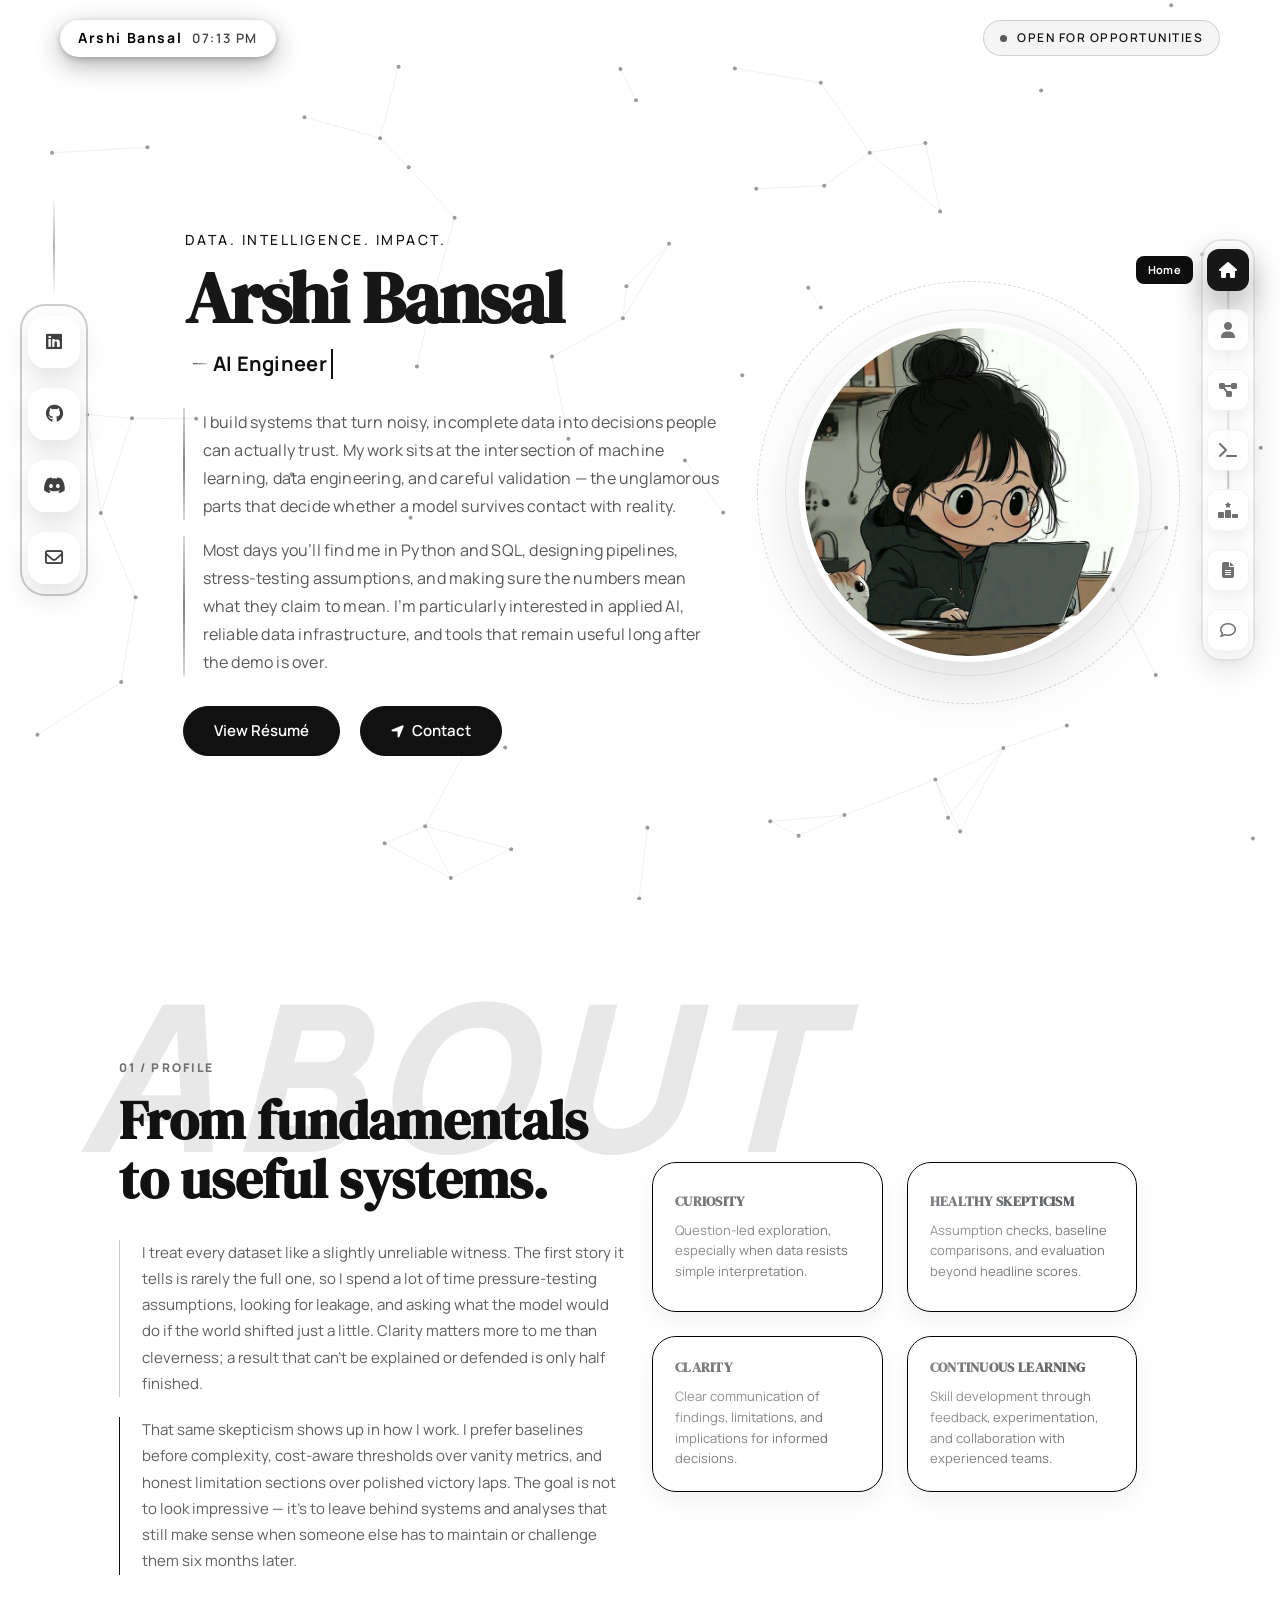
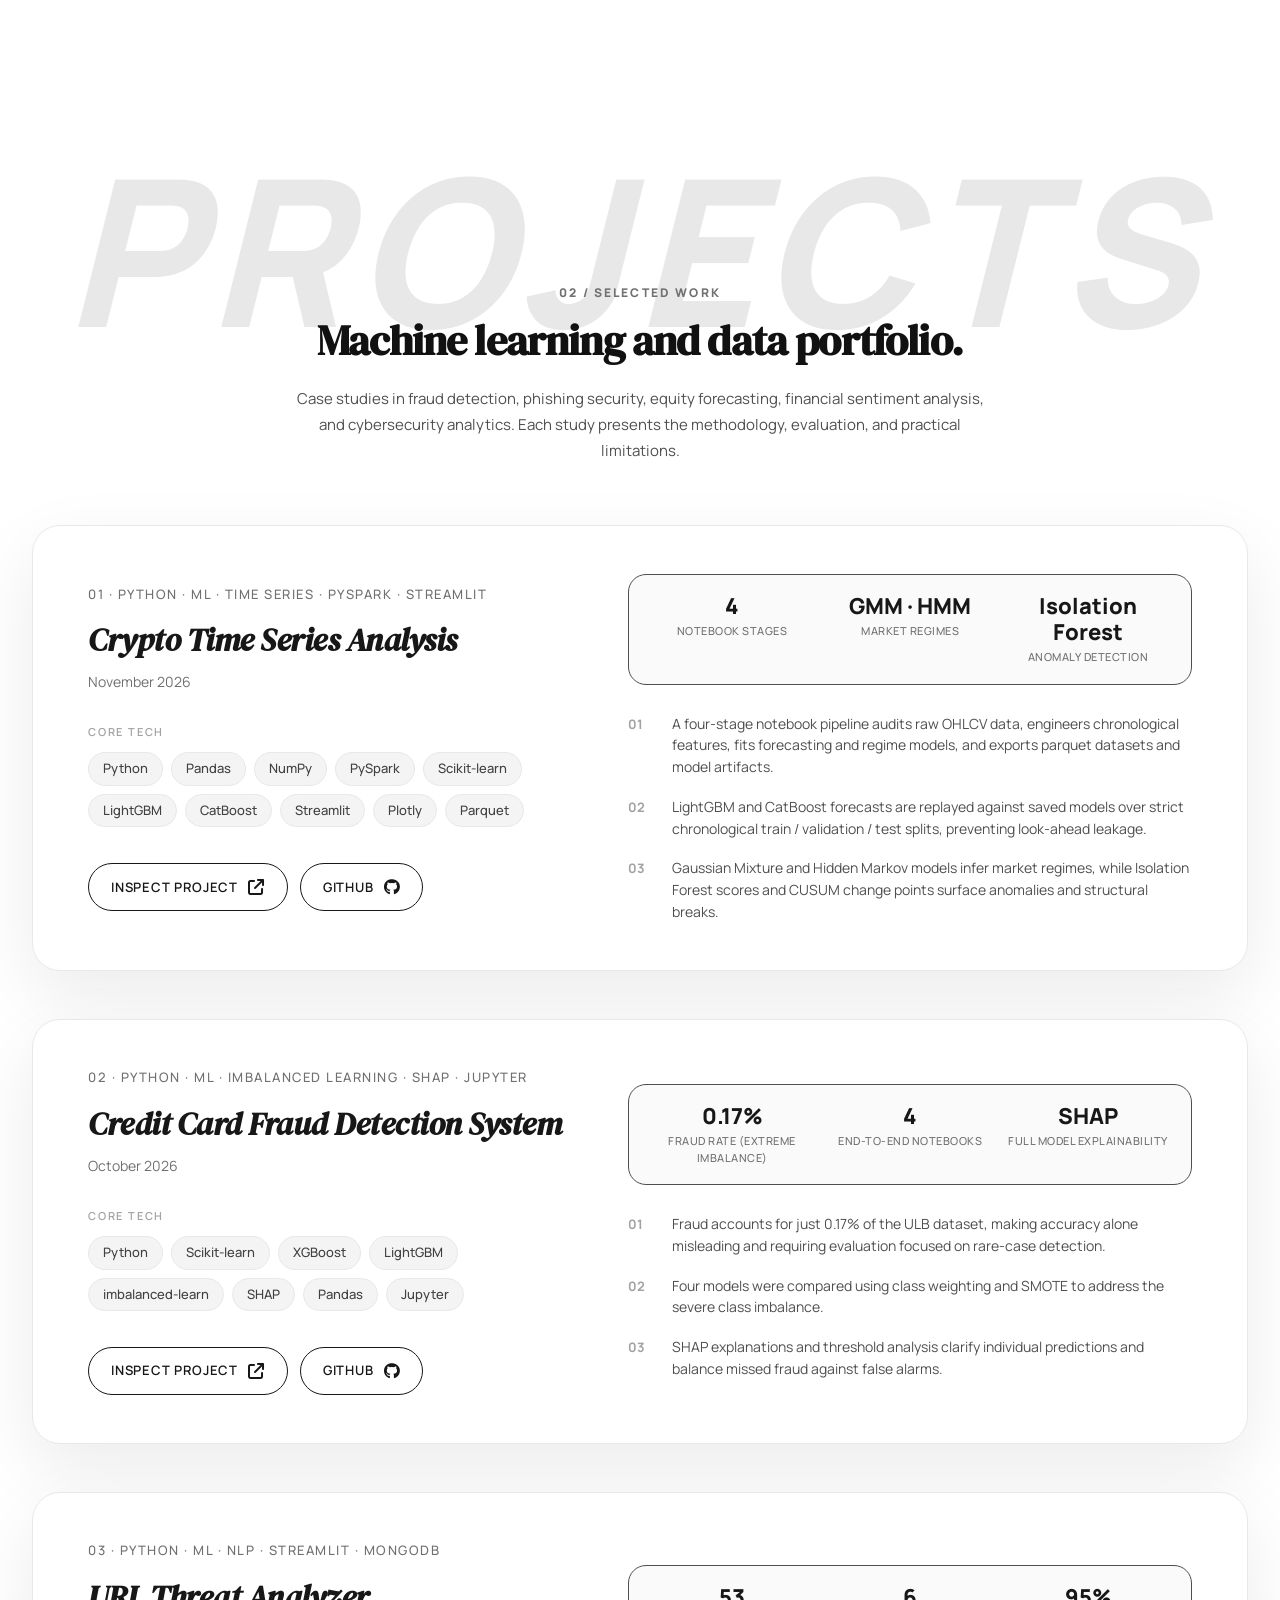
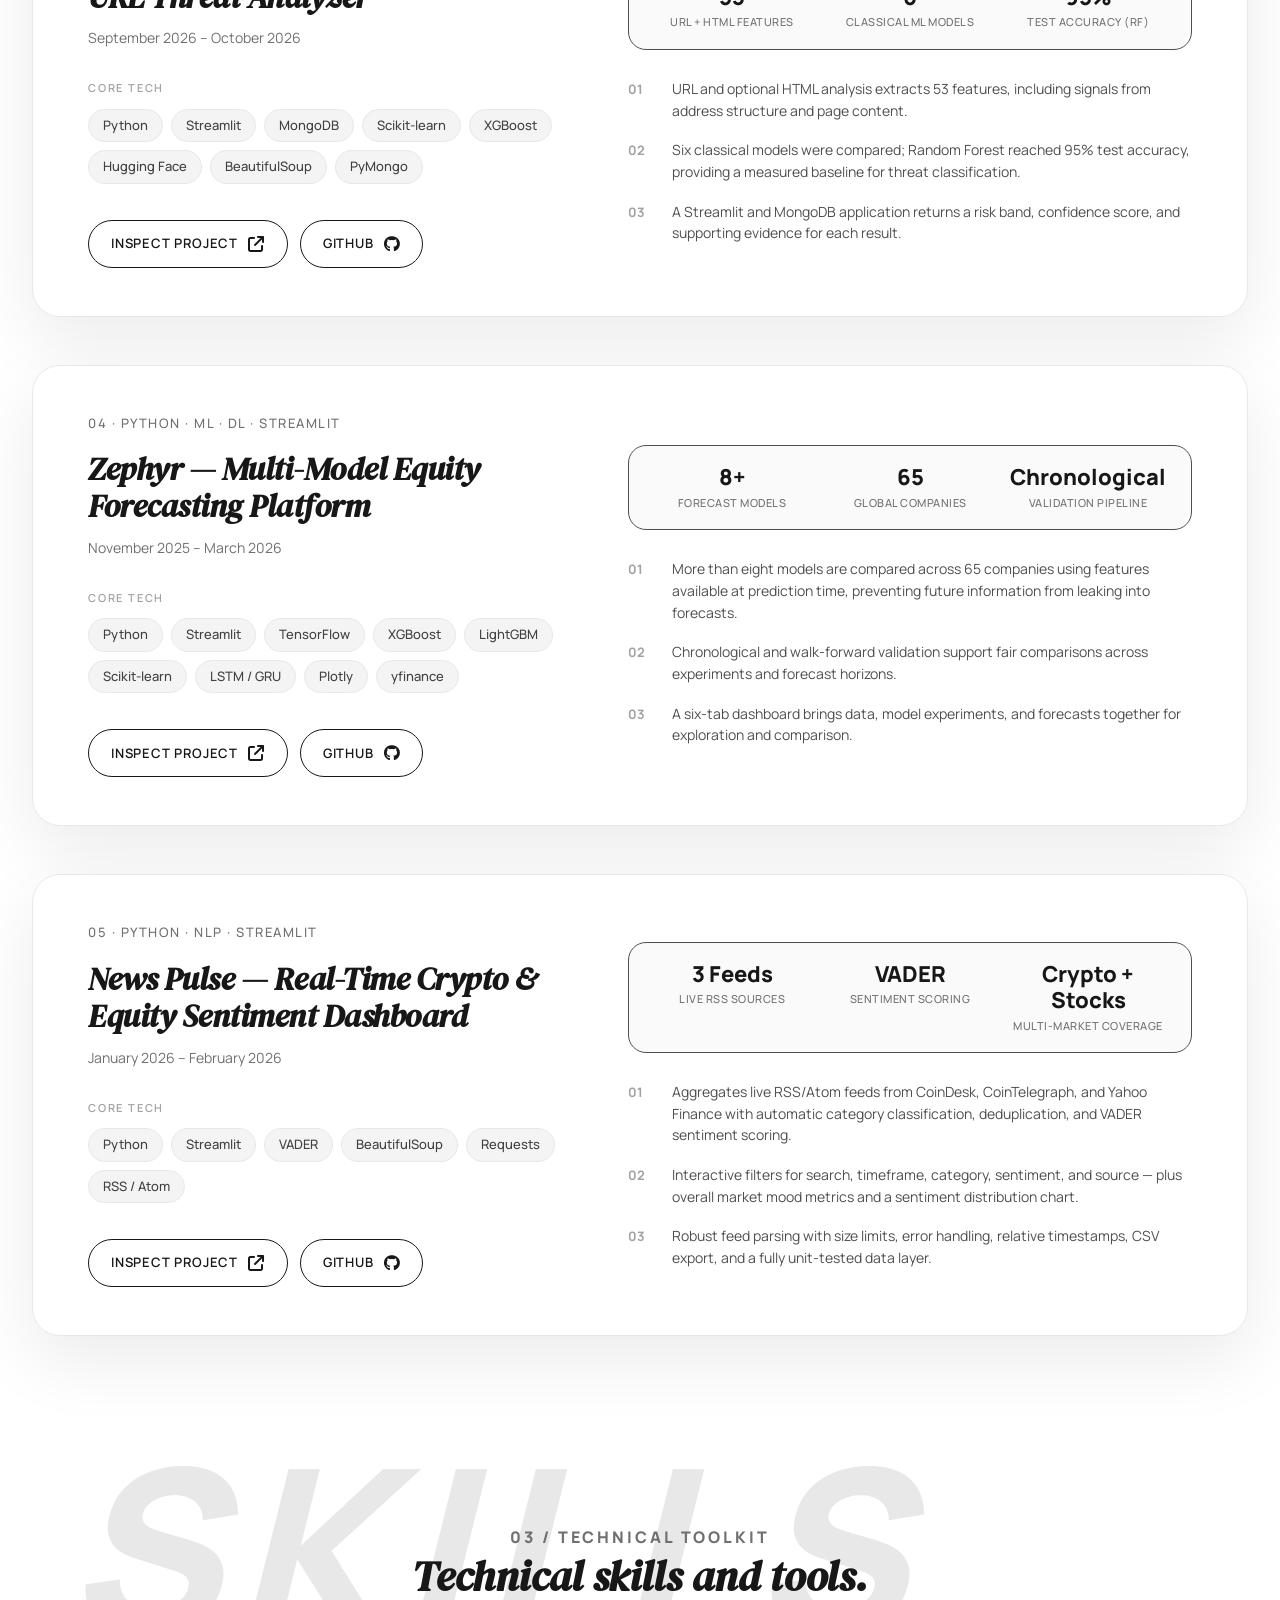
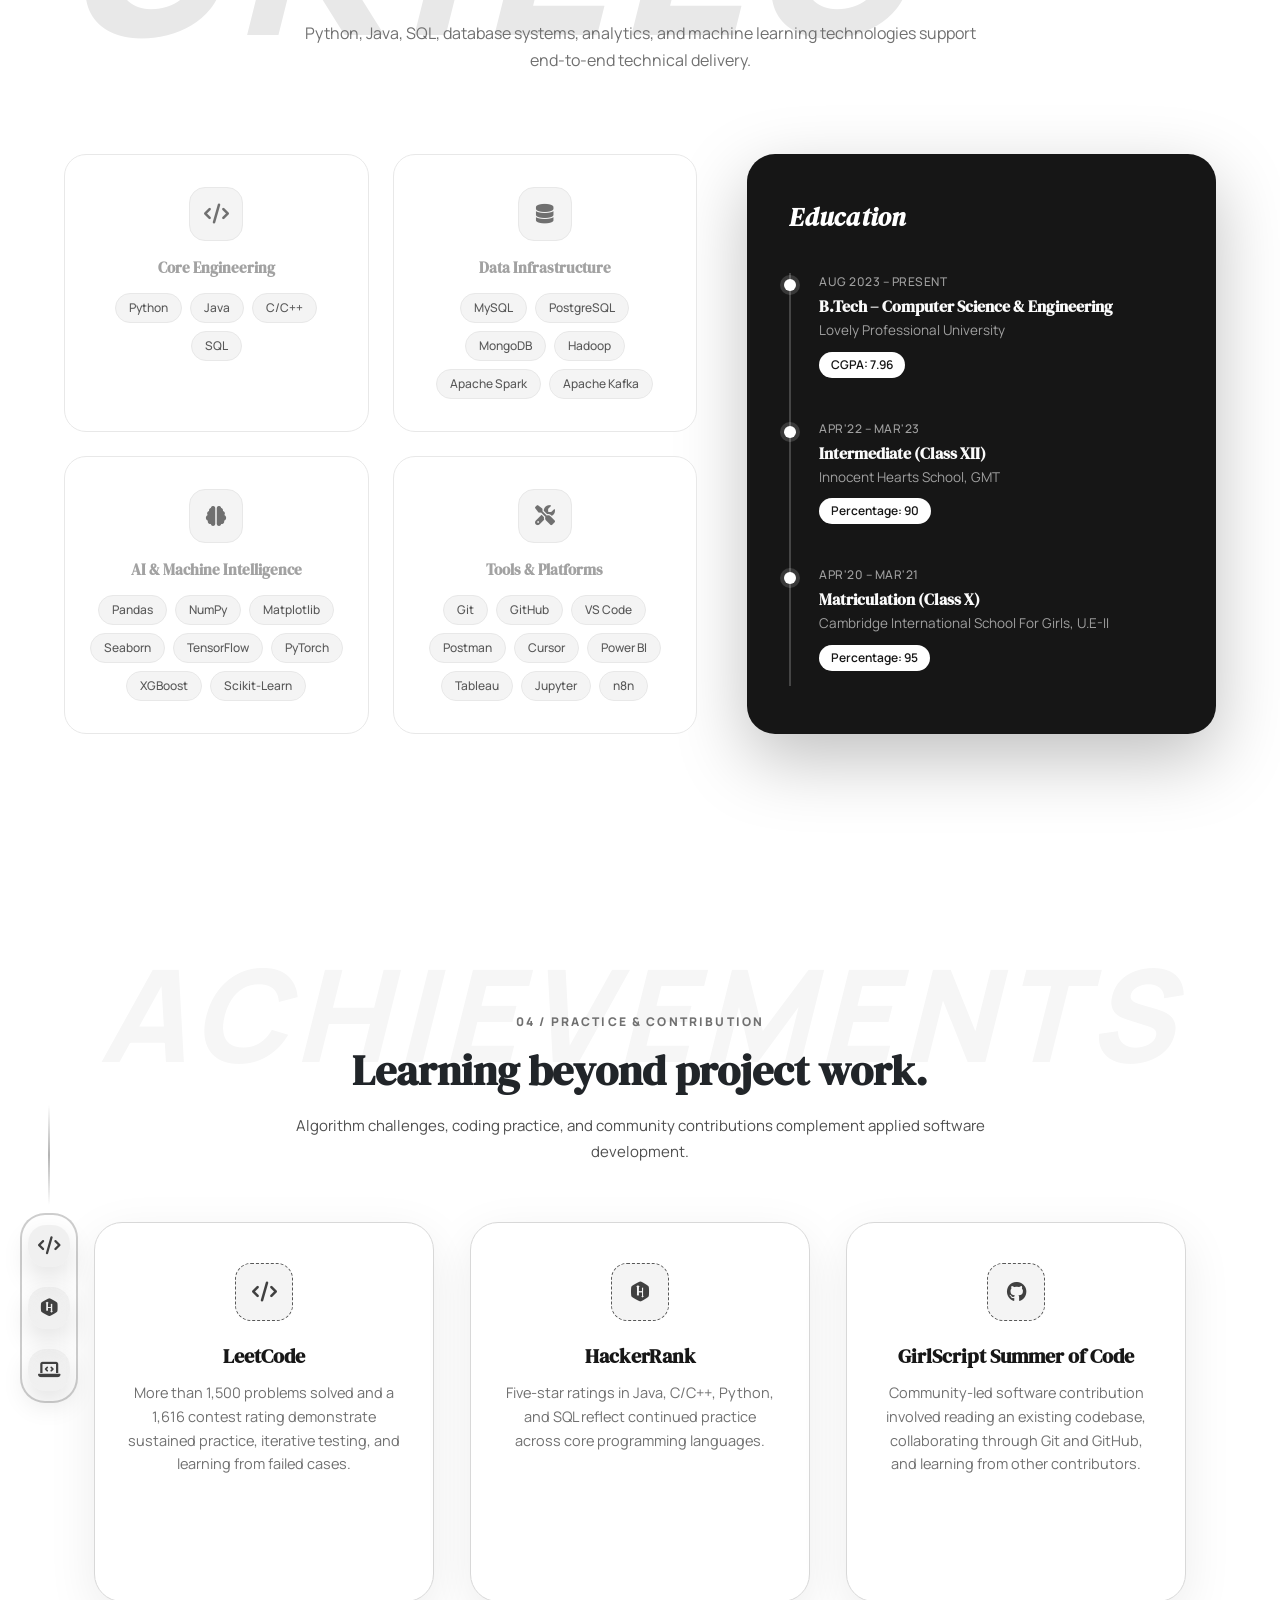
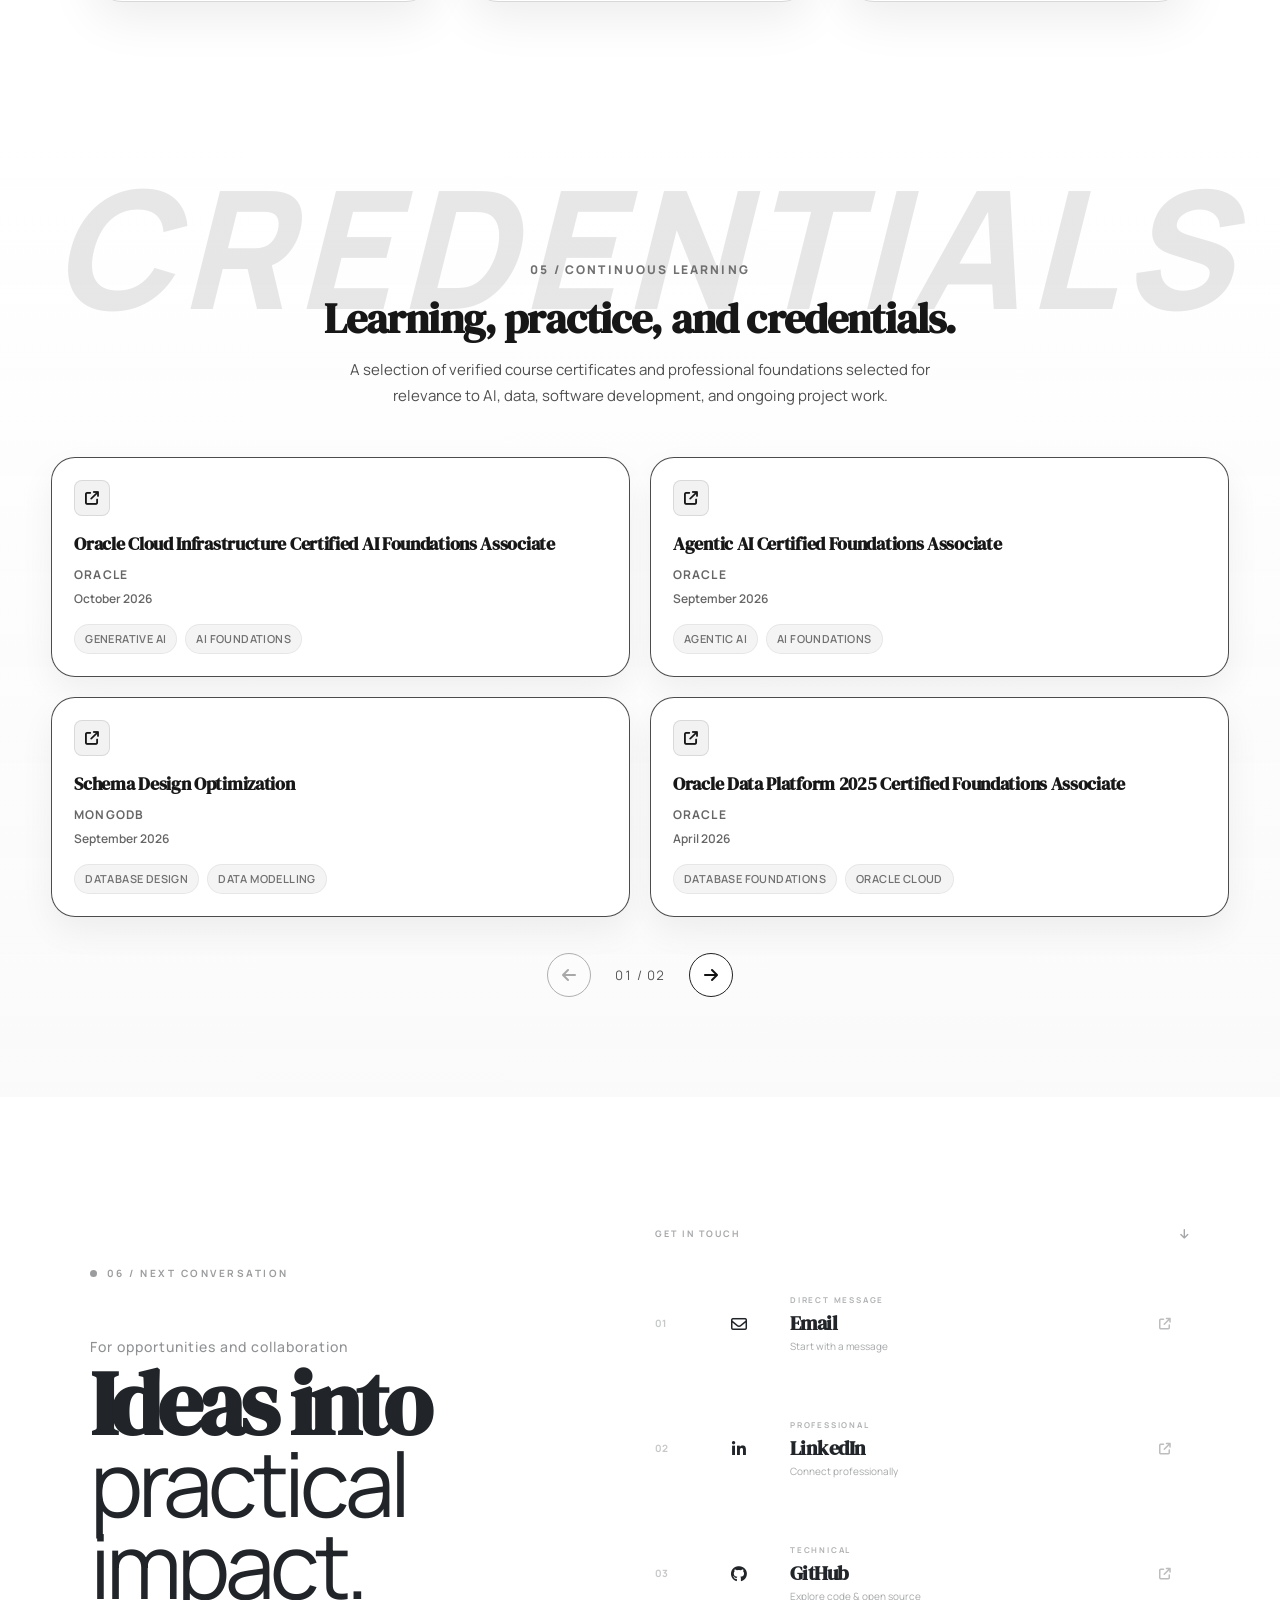
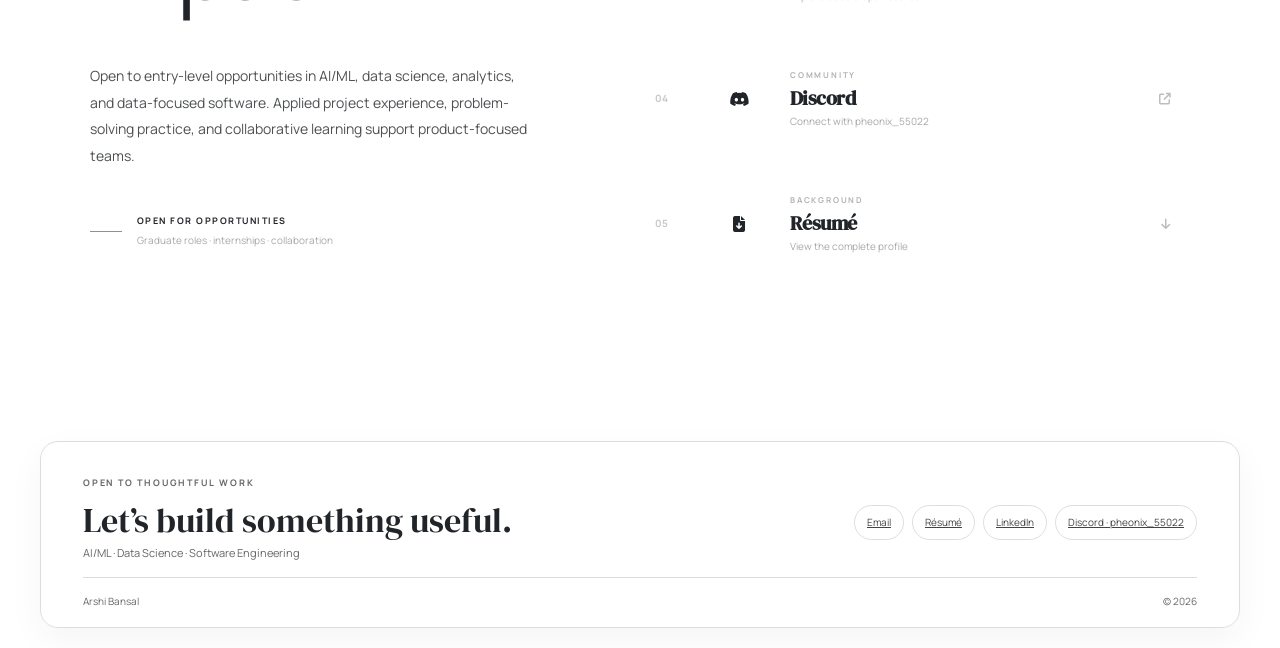
<file: index.html>
<!doctype html>

<html lang="en">
  <head>
    <meta charset="UTF-8" />
    <meta name="viewport" content="width=device-width, initial-scale=1.0" />
    <meta
      name="description"
      content="Arshi Bansal is a Computer Science and Engineering student focused on AI/ML, data science, analytics, and software, with applied project experience."
    />
    <meta name="author" content="Arshi Bansal" />
    <meta name="theme-color" content="#fafafa" />
    <link
      rel="canonical"
      href="https://arshibansal.github.io/Personal_Portfolio/"
    />

    <meta property="og:type" content="website" />
    <meta
      property="og:title"
      content="Arshi Bansal | Machine Learning &amp; Data Science"
    />
    <meta
      property="og:description"
      content="Applied projects in machine learning, fraud detection, phishing analysis, equity forecasting, financial NLP, and cybersecurity analytics."
    />
    <meta
      property="og:url"
      content="https://arshibansal.github.io/Personal_Portfolio/"
    />
    <meta
      property="og:image"
      content="https://arshibansal.github.io/Personal_Portfolio/assets/profile.jpg"
    />
    <meta name="twitter:card" content="summary_large_image" />
    <meta
      name="twitter:title"
      content="Arshi Bansal | Machine Learning &amp; Data Science"
    />
    <meta
      name="twitter:description"
      content="Applied projects in machine learning, fraud detection, phishing analysis, equity forecasting, financial NLP, and cybersecurity analytics."
    />

    <title>Arshi Bansal | Machine Learning &amp; Data Science Portfolio</title>

    <link rel="stylesheet" href="Portfolio/style.css" />
    <link rel="icon" href="assets/favicon-normal.png" />

    <link rel="preconnect" href="https://fonts.googleapis.com" />
    <link rel="preconnect" href="https://fonts.gstatic.com" crossorigin />
    <link
      href="https://fonts.googleapis.com/css2?family=DM+Serif+Display&family=Manrope:wght@400;500;600;700;800&display=swap"
      rel="stylesheet"
    />

    <link
      href="https://cdn.jsdelivr.net/npm/bootstrap@5.3.2/dist/css/bootstrap.min.css"
      rel="stylesheet"
    />

    <link
      rel="stylesheet"
      href="https://cdnjs.cloudflare.com/ajax/libs/font-awesome/6.5.0/css/all.min.css"
    />
    <script type="application/ld+json">
      {
        "@context": "https://schema.org",
        "@type": "Person",
        "name": "Arshi Bansal",
        "url": "https://arshibansal.github.io/Personal_Portfolio/",
        "image": "https://arshibansal.github.io/Personal_Portfolio/assets/profile.jpg",
        "jobTitle": "Computer Science and Engineering Student",
        "description": "Computer Science and Engineering student focused on artificial intelligence, machine learning, data science, analytics, and software development.",
        "knowsAbout": [
          "Artificial Intelligence",
          "Machine Learning",
          "Data Science",
          "Data Analytics",
          "Natural Language Processing",
          "Python",
          "Java",
          "SQL"
        ],
        "sameAs": [
          "https://github.com/ArshiBansal",
          "https://www.linkedin.com/in/arshibansal97/"
        ]
      }
    </script>
  </head>

  <body>
    <!-- RIGHT SIDE NAVBAR -->
    <nav class="right-navbar" aria-label="Main navigation">
      <div class="nav-track"></div>

      <ul class="nav-links">
        <li>
          <a href="#home" class="nav-item" data-label="Home" aria-label="Home">
            <i class="fa-solid fa-house"></i>
          </a>
        </li>

        <li>
          <a
            href="#about"
            class="nav-item"
            data-label="About"
            aria-label="About"
          >
            <i class="fa-solid fa-user"></i>
          </a>
        </li>

        <li>
          <a
            href="#projects"
            class="nav-item"
            data-label="Projects"
            aria-label="Projects"
          >
            <i class="fa-solid fa-diagram-project"></i>
          </a>
        </li>

        <li>
          <a
            href="#skills"
            class="nav-item"
            data-label="Skills"
            aria-label="Skills"
          >
            <i class="fa-solid fa-terminal"></i>
          </a>
        </li>

        <li>
          <a
            href="#awards"
            class="nav-item"
            data-label="Achievements"
            aria-label="Achievements"
          >
            <i class="fa-solid fa-ranking-star"></i>
          </a>
        </li>

        <li>
          <a
            href="#certificates"
            class="nav-item"
            data-label="Credentials"
            aria-label="Credentials"
          >
            <i class="fa-solid fa-file-lines"></i>
          </a>
        </li>

        <li>
          <a
            href="#contact"
            class="nav-item"
            data-label="Contact"
            aria-label="Contact"
          >
            <i class="fa-regular fa-comment"></i>
          </a>
        </li>
      </ul>
    </nav>

    <!-- HERO LINE -->
    <div class="ceo-line">
      <div class="ceo-left">
        <div class="live-card">
          <div class="live-info">
            <div class="live-top">
              <span class="name">Arshi Bansal</span>
              <span class="time" id="liveTime">--:--</span>
            </div>
          </div>
        </div>
      </div>

      <div class="ceo-right">
        <span class="status-wrap">
          <span class="dot"></span>
          OPEN FOR OPPORTUNITIES
        </span>
      </div>
    </div>

    <!-- HERO SECTION -->
    <canvas id="network-bg" aria-hidden="true"></canvas>

    <section class="hero" id="home">
      <div class="social-bar">
        <a
          href="https://www.linkedin.com/in/arshibansal97/"
          target="_blank"
          aria-label="LinkedIn"
        >
          <i class="fa-brands fa-linkedin"></i>
        </a>

        <a
          href="https://github.com/ArshiBansal"
          target="_blank"
          aria-label="GitHub"
        >
          <i class="fa-brands fa-github"></i>
        </a>

        <a
          href="https://discord.com/users/1329484860347121736"
          target="_blank"
          rel="noopener noreferrer"
          aria-label="Discord: pheonix_55022"
          title="Discord: pheonix_55022"
        >
          <i class="fa-brands fa-discord"></i>
        </a>

        <a
          href="https://mail.google.com/mail/?view=cm&to=arshi122022@gmail.com"
          target="_blank"
          aria-label="Email Arshi"
        >
          <i class="fa-regular fa-envelope"></i>
        </a>
      </div>

      <!-- LEFT SIDE -->
      <div class="container-fluid">
        <div class="row align-items-center hero-row">
          <div class="col-lg-1"></div>

          <div class="col-lg-6 hero-text">
            <p class="intro-label">DATA. INTELLIGENCE. IMPACT.</p>

            <h1 class="hero-title">Arshi Bansal</h1>

            <div class="intro">
              <span class="typing-text" aria-hidden="true">AI Engineer</span>
              <span class="visually-hidden">
                AI Engineer, Machine Learning Engineer, Database Engineer, Data
                Scientist, and Software Development Engineer
              </span>
            </div>

            <p class="hero-desc">
              I build systems that turn noisy, incomplete data into decisions
              people can actually trust. My work sits at the intersection of
              machine learning, data engineering, and careful validation — the
              unglamorous parts that decide whether a model survives contact
              with reality.
            </p>

            <p class="hero-desc">
              Most days you’ll find me in Python and SQL, designing pipelines,
              stress-testing assumptions, and making sure the numbers mean what
              they claim to mean. I’m particularly interested in applied AI,
              reliable data infrastructure, and tools that remain useful long
              after the demo is over.
            </p>

            <div class="hero-buttons">
              <div class="resume-wrapper">
                <a
                  href="assets/resume.pdf"
                  download
                  class="btn-main download-btn"
                >
                  <span class="text">View Résumé</span>
                </a>
              </div>

              <a
                href="https://mail.google.com/mail/?view=cm&to=arshi122022@gmail.com"
                class="btn-main"
                target="_blank"
              >
                <i class="fas fa-location-arrow"></i>
                Contact
              </a>
            </div>
          </div>

          <!-- RIGHT SIDE -->
          <div class="col-lg-5 hero-image">
            <img src="assets/profile.jpg" class="profile" alt="Arshi Bansal" />
          </div>
        </div>
      </div>
    </section>

    <!-- ABOUT SECTION -->
    <section class="about-section" id="about">
      <div class="container-fluid">
        <div class="row align-items-start">
          <div class="col-lg-1"></div>

          <!-- LEFT SIDE -->
          <div class="col-lg-5 about-left">
            <p class="section-kicker">01 / PROFILE</p>
            <h2 class="about-title">
              From fundamentals<br />
              to useful systems.
            </h2>

            <p class="about-text">
              I treat every dataset like a slightly unreliable witness. The
              first story it tells is rarely the full one, so I spend a lot of
              time pressure-testing assumptions, looking for leakage, and asking
              what the model would do if the world shifted just a little.
              Clarity matters more to me than cleverness; a result that can’t be
              explained or defended is only half finished.
            </p>

            <p class="about-text">
              That same skepticism shows up in how I work. I prefer baselines
              before complexity, cost-aware thresholds over vanity metrics, and
              honest limitation sections over polished victory laps. The goal is
              not to look impressive — it’s to leave behind systems and analyses
              that still make sense when someone else has to maintain or
              challenge them six months later.
            </p>
          </div>

          <!-- RIGHT SIDE -->
          <div class="col-lg-5 about-right">
            <div class="row g-4 about-cards">
              <div class="col-md-6">
                <div class="about-card">
                  <h4>CURIOSITY</h4>

                  <p>
                    Question-led exploration, especially when data resists
                    simple interpretation.
                  </p>
                </div>
              </div>

              <div class="col-md-6">
                <div class="about-card">
                  <h4>HEALTHY SKEPTICISM</h4>

                  <p>
                    Assumption checks, baseline comparisons, and evaluation
                    beyond headline scores.
                  </p>
                </div>
              </div>

              <div class="col-md-6">
                <div class="about-card">
                  <h4>CLARITY</h4>

                  <p>
                    Clear communication of findings, limitations, and
                    implications for informed decisions.
                  </p>
                </div>
              </div>

              <div class="col-md-6">
                <div class="about-card">
                  <h4>CONTINUOUS LEARNING</h4>

                  <p>
                    Skill development through feedback, experimentation, and
                    collaboration with experienced teams.
                  </p>
                </div>
              </div>
            </div>
          </div>
        </div>
      </div>
    </section>

    <!-- PROJECTS SECTION -->
    <section class="projects-section" id="projects">
      <div class="projects-bg-text">PROJECTS</div>

      <div class="projects-container">
        <div class="projects-header">
          <p class="section-kicker">02 / SELECTED WORK</p>
          <h2>Machine learning and data portfolio.</h2>

          <p class="section-desc text-center">
            Case studies in fraud detection, phishing security, equity
            forecasting, financial sentiment analysis, and cybersecurity
            analytics. Each study presents the methodology, evaluation, and
            practical limitations.
          </p>
        </div>

        <!-- PROJECT 1 -->
        <div class="project-card reveal">
          <!-- LEFT -->
          <div class="project-left">
            <div class="project-meta">
              01 · PYTHON · ML · TIME SERIES · PYSPARK · STREAMLIT
            </div>

            <h3 class="project-title">Crypto Time Series Analysis</h3>

            <p class="project-duration">November 2026</p>

            <div class="core-tech">
              <span class="core-label">CORE TECH</span>

              <div class="tech-tags">
                <span>Python</span>
                <span>Pandas</span>
                <span>NumPy</span>
                <span>PySpark</span>
                <span>Scikit-learn</span>
                <span>LightGBM</span>
                <span>CatBoost</span>
                <span>Streamlit</span>
                <span>Plotly</span>
                <span>Parquet</span>
              </div>
            </div>

            <div class="project-actions">
              <a
                href="Projects/crypto_timeseries.html"
                class="repo-btn project-page-btn"
                title="View Project"
              >
                INSPECT PROJECT
                <i class="fa-solid fa-arrow-up-right-from-square"></i>
              </a>

              <a
                href="https://github.com/ArshiBansal/Crypto_TimeSeries_Analysis"
                target="_blank"
                class="repo-btn"
                title="View GitHub Repository"
              >
                GITHUB
                <i class="fab fa-github"></i>
              </a>
            </div>
          </div>

          <!-- RIGHT -->
          <div class="project-right">
            <div class="metrics-row">
              <div class="metric">
                <div class="metric-value">4</div>
                <div class="metric-label">Notebook Stages</div>
              </div>

              <div class="metric">
                <div class="metric-value">GMM · HMM</div>
                <div class="metric-label">Market Regimes</div>
              </div>

              <div class="metric">
                <div class="metric-value">Isolation Forest</div>
                <div class="metric-label">Anomaly Detection</div>
              </div>
            </div>

            <div class="key-points">
              <div class="point">
                <span class="point-num">01</span>

                <p>
                  A four-stage notebook pipeline audits raw OHLCV data,
                  engineers chronological features, fits forecasting and regime
                  models, and exports parquet datasets and model artifacts.
                </p>
              </div>

              <div class="point">
                <span class="point-num">02</span>

                <p>
                  LightGBM and CatBoost forecasts are replayed against saved
                  models over strict chronological train / validation / test
                  splits, preventing look-ahead leakage.
                </p>
              </div>

              <div class="point">
                <span class="point-num">03</span>

                <p>
                  Gaussian Mixture and Hidden Markov models infer market
                  regimes, while Isolation Forest scores and CUSUM change points
                  surface anomalies and structural breaks.
                </p>
              </div>
            </div>
          </div>
        </div>

        <!-- PROJECT 2 -->
        <div class="project-card reveal">
          <!-- LEFT -->
          <div class="project-left">
            <div class="project-meta">
              02 · PYTHON · ML · IMBALANCED LEARNING · SHAP · JUPYTER
            </div>

            <h3 class="project-title">Credit Card Fraud Detection System</h3>

            <p class="project-duration">October 2026</p>

            <div class="core-tech">
              <span class="core-label">CORE TECH</span>

              <div class="tech-tags">
                <span>Python</span>
                <span>Scikit-learn</span>
                <span>XGBoost</span>
                <span>LightGBM</span>
                <span>imbalanced-learn</span>
                <span>SHAP</span>
                <span>Pandas</span>
                <span>Jupyter</span>
              </div>
            </div>

            <div class="project-actions">
              <a
                href="Projects/credit_card_fraud.html"
                class="repo-btn project-page-btn"
                title="View Project"
              >
                INSPECT PROJECT
                <i class="fa-solid fa-arrow-up-right-from-square"></i>
              </a>

              <a
                href="https://github.com/ArshiBansal/credit_card_fraud_detection"
                target="_blank"
                class="repo-btn"
                title="View GitHub Repository"
              >
                GITHUB
                <i class="fab fa-github"></i>
              </a>
            </div>
          </div>

          <!-- RIGHT -->
          <div class="project-right">
            <div class="metrics-row">
              <div class="metric">
                <div class="metric-value">0.17%</div>
                <div class="metric-label">Fraud Rate (Extreme Imbalance)</div>
              </div>

              <div class="metric">
                <div class="metric-value">4</div>
                <div class="metric-label">End-to-End Notebooks</div>
              </div>

              <div class="metric">
                <div class="metric-value">SHAP</div>
                <div class="metric-label">Full Model Explainability</div>
              </div>
            </div>

            <div class="key-points">
              <div class="point">
                <span class="point-num">01</span>

                <p>
                  Fraud accounts for just 0.17% of the ULB dataset, making
                  accuracy alone misleading and requiring evaluation focused on
                  rare-case detection.
                </p>
              </div>

              <div class="point">
                <span class="point-num">02</span>

                <p>
                  Four models were compared using class weighting and SMOTE to
                  address the severe class imbalance.
                </p>
              </div>

              <div class="point">
                <span class="point-num">03</span>
                <p>
                  SHAP explanations and threshold analysis clarify individual
                  predictions and balance missed fraud against false alarms.
                </p>
              </div>
            </div>
          </div>
        </div>

        <!-- PROJECT 3 -->
        <div class="project-card reveal">
          <!-- LEFT -->
          <div class="project-left">
            <div class="project-meta">
              03 · PYTHON · ML · NLP · STREAMLIT · MONGODB
            </div>

            <h3 class="project-title">URL Threat Analyzer</h3>

            <p class="project-duration">September 2026 – October 2026</p>

            <div class="core-tech">
              <span class="core-label">CORE TECH</span>

              <div class="tech-tags">
                <span>Python</span>
                <span>Streamlit</span>
                <span>MongoDB</span>
                <span>Scikit-learn</span>
                <span>XGBoost</span>
                <span>Hugging Face</span>
                <span>BeautifulSoup</span>
                <span>PyMongo</span>
              </div>
            </div>

            <div class="project-actions">
              <a
                href="Projects/phishing_detection.html"
                class="repo-btn project-page-btn"
                title="View Project"
              >
                INSPECT PROJECT
                <i class="fa-solid fa-arrow-up-right-from-square"></i>
              </a>

              <a
                href="https://github.com/ArshiBansal/URL_Threat_Analyzer"
                target="_blank"
                class="repo-btn"
                title="View GitHub Repository"
              >
                GITHUB
                <i class="fab fa-github"></i>
              </a>
            </div>
          </div>

          <!-- RIGHT -->
          <div class="project-right">
            <div class="metrics-row">
              <div class="metric">
                <div class="metric-value">53</div>
                <div class="metric-label">URL + HTML Features</div>
              </div>

              <div class="metric">
                <div class="metric-value">6</div>
                <div class="metric-label">Classical ML Models</div>
              </div>

              <div class="metric">
                <div class="metric-value">95%</div>
                <div class="metric-label">Test Accuracy (RF)</div>
              </div>
            </div>

            <div class="key-points">
              <div class="point">
                <span class="point-num">01</span>

                <p>
                  URL and optional HTML analysis extracts 53 features, including
                  signals from address structure and page content.
                </p>
              </div>

              <div class="point">
                <span class="point-num">02</span>

                <p>
                  Six classical models were compared; Random Forest reached 95%
                  test accuracy, providing a measured baseline for threat
                  classification.
                </p>
              </div>

              <div class="point">
                <span class="point-num">03</span>
                <p>
                  A Streamlit and MongoDB application returns a risk band,
                  confidence score, and supporting evidence for each result.
                </p>
              </div>
            </div>
          </div>
        </div>

        <!-- PROJECT 4 -->
        <div class="project-card reveal">
          <!-- LEFT -->
          <div class="project-left">
            <div class="project-meta">04 · PYTHON · ML · DL · STREAMLIT</div>

            <h3 class="project-title">
              Zephyr — Multi-Model Equity Forecasting Platform
            </h3>

            <p class="project-duration">November 2025 – March 2026</p>

            <div class="core-tech">
              <span class="core-label">CORE TECH</span>

              <div class="tech-tags">
                <span>Python</span>
                <span>Streamlit</span>
                <span>TensorFlow</span>
                <span>XGBoost</span>
                <span>LightGBM</span>
                <span>Scikit-learn</span>
                <span>LSTM / GRU</span>
                <span>Plotly</span>
                <span>yfinance</span>
              </div>
            </div>

            <div class="project-actions">
              <a
                href="Projects/Stock_Market.html"
                class="repo-btn project-page-btn"
                title="View Project"
              >
                INSPECT PROJECT
                <i class="fa-solid fa-arrow-up-right-from-square"></i>
              </a>

              <a
                href="https://github.com/ArshiBansal/Stock_Market_Analysis"
                target="_blank"
                class="repo-btn"
                title="View GitHub Repository"
              >
                GITHUB
                <i class="fab fa-github"></i>
              </a>
            </div>
          </div>

          <!-- RIGHT -->
          <div class="project-right">
            <div class="metrics-row">
              <div class="metric">
                <div class="metric-value">8+</div>
                <div class="metric-label">Forecast Models</div>
              </div>

              <div class="metric">
                <div class="metric-value">65</div>
                <div class="metric-label">Global Companies</div>
              </div>

              <div class="metric">
                <div class="metric-value">Chronological</div>
                <div class="metric-label">Validation Pipeline</div>
              </div>
            </div>

            <div class="key-points">
              <div class="point">
                <span class="point-num">01</span>

                <p>
                  More than eight models are compared across 65 companies using
                  features available at prediction time, preventing future
                  information from leaking into forecasts.
                </p>
              </div>

              <div class="point">
                <span class="point-num">02</span>

                <p>
                  Chronological and walk-forward validation support fair
                  comparisons across experiments and forecast horizons.
                </p>
              </div>

              <div class="point">
                <span class="point-num">03</span>
                <p>
                  A six-tab dashboard brings data, model experiments, and
                  forecasts together for exploration and comparison.
                </p>
              </div>
            </div>
          </div>
        </div>

        <!-- PROJECT 5 -->
        <div class="project-card reveal">
          <div class="project-left">
            <div class="project-meta">05 · PYTHON · NLP · STREAMLIT</div>

            <h3 class="project-title">
              News Pulse — Real-Time Crypto & Equity Sentiment Dashboard
            </h3>

            <p class="project-duration">January 2026 – February 2026</p>

            <div class="core-tech">
              <span class="core-label">CORE TECH</span>
              <div class="tech-tags">
                <span>Python</span>
                <span>Streamlit</span>
                <span>VADER</span>
                <span>BeautifulSoup</span>
                <span>Requests</span>
                <span>RSS / Atom</span>
              </div>
            </div>

            <div class="project-actions">
              <a
                href="Projects/News_Sentiments_Analyzer.html"
                class="repo-btn project-page-btn"
                title="View Project"
              >
                INSPECT PROJECT
                <i class="fa-solid fa-arrow-up-right-from-square"></i>
              </a>

              <a
                href="https://github.com/ArshiBansal/NEWS_SENTIMENTS_ANALYSER"
                target="_blank"
                class="repo-btn"
                title="View GitHub Repository"
              >
                GITHUB
                <i class="fab fa-github"></i>
              </a>
            </div>
          </div>

          <div class="project-right">
            <div class="metrics-row">
              <div class="metric">
                <div class="metric-value">3 Feeds</div>
                <div class="metric-label">Live RSS Sources</div>
              </div>

              <div class="metric">
                <div class="metric-value">VADER</div>
                <div class="metric-label">Sentiment Scoring</div>
              </div>

              <div class="metric">
                <div class="metric-value">Crypto + Stocks</div>
                <div class="metric-label">Multi-Market Coverage</div>
              </div>
            </div>

            <div class="key-points">
              <div class="point">
                <span class="point-num">01</span>
                <p>
                  Aggregates live RSS/Atom feeds from CoinDesk, CoinTelegraph,
                  and Yahoo Finance with automatic category classification,
                  deduplication, and VADER sentiment scoring.
                </p>
              </div>

              <div class="point">
                <span class="point-num">02</span>
                <p>
                  Interactive filters for search, timeframe, category,
                  sentiment, and source — plus overall market mood metrics and a
                  sentiment distribution chart.
                </p>
              </div>

              <div class="point">
                <span class="point-num">03</span>
                <p>
                  Robust feed parsing with size limits, error handling, relative
                  timestamps, CSV export, and a fully unit-tested data layer.
                </p>
              </div>
            </div>
          </div>
        </div>
      </div>
    </section>

    <!-- SKILLS & EDUCATION SECTION -->
    <section class="capabilities-section" id="skills">
      <div class="capabilities-bg">SKILLS</div>

      <div class="capabilities-container">
        <div class="cap-header">
          <p class="section-kicker">03 / TECHNICAL TOOLKIT</p>
          <h2>Technical skills and tools.</h2>

          <p class="section-desc">
            Python, Java, SQL, database systems, analytics, and machine learning
            technologies support end-to-end technical delivery.
          </p>
        </div>

        <div class="cap-grid">
          <!-- SKILLS -->
          <div class="skills-grid">
            <!-- CORE ENGINEERING -->
            <div class="skill-card reveal">
              <div class="skill-icon">
                <i class="fa-solid fa-code"></i>
              </div>

              <h3>Core Engineering</h3>

              <div class="skill-tags">
                <span>Python</span>
                <span>Java</span>
                <span>C/C++</span>
                <span>SQL</span>
              </div>
            </div>

            <!-- DATA INFRASTRUCTURE -->
            <div class="skill-card reveal">
              <div class="skill-icon">
                <i class="fa-solid fa-database"></i>
              </div>

              <h3>Data Infrastructure</h3>

              <div class="skill-tags">
                <span>MySQL</span>
                <span>PostgreSQL</span>
                <span>MongoDB</span>
                <span>Hadoop</span>
                <span>Apache Spark</span>
                <span>Apache Kafka</span>
              </div>
            </div>

            <!-- AI & MACHINE INTELLIGENCE -->
            <div class="skill-card reveal">
              <div class="skill-icon">
                <i class="fa-solid fa-brain"></i>
              </div>

              <h3>AI & Machine Intelligence</h3>

              <div class="skill-tags">
                <span>Pandas</span>
                <span>NumPy</span>
                <span>Matplotlib</span>
                <span>Seaborn</span>
                <span>TensorFlow</span>
                <span>PyTorch</span>
                <span>XGBoost</span>
                <span>Scikit-Learn</span>
              </div>
            </div>

            <!-- TOOLS & PLATFORMS -->
            <div class="skill-card reveal">
              <div class="skill-icon">
                <i class="fa-solid fa-screwdriver-wrench"></i>
              </div>

              <h3>Tools & Platforms</h3>

              <div class="skill-tags">
                <span>Git</span>
                <span>GitHub</span>
                <span>VS Code</span>
                <span>Postman</span>
                <span>Cursor</span>
                <span>Power BI</span>
                <span>Tableau</span>
                <span>Jupyter</span>
                <span>n8n</span>
              </div>
            </div>
          </div>

          <!-- EDUCATION -->
          <div class="education-card reveal">
            <h3>Education</h3>

            <div class="edu-timeline">
              <div class="edu-item">
                <span class="edu-date">AUG 2023 – PRESENT</span>

                <h4>B.Tech – Computer Science & Engineering</h4>
                <p>Lovely Professional University</p>

                <span class="edu-badge">CGPA: 7.96</span>
              </div>

              <div class="edu-item">
                <span class="edu-date">APR'22 – MAR'23</span>

                <h4>Intermediate (Class XII)</h4>

                <p>Innocent Hearts School, GMT</p>

                <span class="edu-badge">Percentage: 90</span>
              </div>

              <div class="edu-item">
                <span class="edu-date">APR'20 – MAR'21</span>

                <h4>Matriculation (Class X)</h4>

                <p>Cambridge International School For Girls, U.E-II</p>

                <span class="edu-badge">Percentage: 95</span>
              </div>
            </div>
          </div>
        </div>
      </div>
    </section>

    <!-- AWARDS & RECOGNITION SECTION -->
    <section class="awards-section" id="awards">
      <!-- CODING PROFILE BAR -->
      <div class="coding-bar">
        <a
          href="https://leetcode.com/u/arshi_bansal/"
          target="_blank"
          aria-label="LeetCode profile"
        >
          <i class="fa-solid fa-code"></i>
        </a>

        <a
          href="https://www.hackerrank.com/profile/arshi_bansal"
          target="_blank"
          aria-label="HackerRank profile"
        >
          <i class="fa-brands fa-hackerrank"></i>
        </a>

        <a
          href="https://www.hackerearth.com/@Ars_hia/"
          target="_blank"
          aria-label="HackerEarth profile"
        >
          <i class="fa-solid fa-laptop-code"></i>
        </a>
      </div>

      <!-- AWARD CARDS -->
      <div class="awards-container">
        <p class="section-kicker">04 / PRACTICE &amp; CONTRIBUTION</p>
        <h2 class="awards-title">Learning beyond project work.</h2>
        <p class="section-desc">
          Algorithm challenges, coding practice, and community contributions
          complement applied software development.
        </p>

        <div class="awards-grid">
          <!-- CARD 1 -->
          <div class="award-card reveal">
            <div class="award-icon">
              <i class="fa-solid fa-code"></i>
            </div>

            <h3>LeetCode</h3>

            <p>
              More than 1,500 problems solved and a 1,616 contest rating
              demonstrate sustained practice, iterative testing, and learning
              from failed cases.
            </p>
          </div>

          <!-- CARD 2 -->
          <div class="award-card reveal">
            <div class="award-icon">
              <i class="fa-brands fa-hackerrank"></i>
            </div>

            <h3>HackerRank</h3>

            <p>
              Five-star ratings in Java, C/C++, Python, and SQL reflect
              continued practice across core programming languages.
            </p>
          </div>

          <!-- CARD 3 -->
          <div class="award-card reveal">
            <div class="award-icon">
              <i class="fa-brands fa-github"></i>
            </div>

            <h3>GirlScript Summer of Code</h3>

            <p>
              Community-led software contribution involved reading an existing
              codebase, collaborating through Git and GitHub, and learning from
              other contributors.
            </p>
          </div>
        </div>
      </div>
    </section>

    <!--  CERTIFICATES SECTION  -->
    <section class="certificates-section" id="certificates">
      <div class="certificates-bg-text">CREDENTIALS</div>

      <div class="certificates-container">
        <div class="certificates-header">
          <p class="section-kicker">05 / CONTINUOUS LEARNING</p>
          <h2>Learning, practice, and credentials.</h2>
          <p class="section-desc">
            A selection of verified course certificates and professional
            foundations selected for relevance to AI, data, software
            development, and ongoing project work.
          </p>
        </div>

        <div class="certificates-grid">
          <a
            href="https://drive.google.com/file/d/1oSphUAYyMFoYGEN78iiK6X2A623FI3Ld/view?usp=drive_link"
            target="_blank"
            rel="noopener noreferrer"
            class="certificate-card"
          >
            <div class="cert-badge">
              <i class="fa-solid fa-arrow-up-right-from-square"></i>
            </div>
            <div class="cert-content">
              <h3 class="cert-title">
                Oracle Cloud Infrastructure Certified AI Foundations Associate
              </h3>
              <div class="cert-issuer">Oracle</div>
              <div class="cert-date">October 2026</div>
              <div class="cert-skills">
                <span>GENERATIVE AI</span>
                <span>AI FOUNDATIONS</span>
              </div>
            </div>
          </a>

          <a
            href="https://drive.google.com/file/d/1bDdr94sfciNPEKrlg6SVMNyA74ywCrJY/view?usp=drive_link"
            target="_blank"
            rel="noopener noreferrer"
            class="certificate-card"
          >
            <div class="cert-badge">
              <i class="fa-solid fa-arrow-up-right-from-square"></i>
            </div>
            <div class="cert-content">
              <h3 class="cert-title">
                Agentic AI Certified Foundations Associate
              </h3>
              <div class="cert-issuer">Oracle</div>
              <div class="cert-date">September 2026</div>
              <div class="cert-skills">
                <span>AGENTIC AI</span>
                <span>AI FOUNDATIONS</span>
              </div>
            </div>
          </a>

          <a
            href="https://drive.google.com/file/d/1Q7JwA4IHrieJZytVguk_3wNMIa10z3Fg/view?usp=drive_link"
            target="_blank"
            rel="noopener noreferrer"
            class="certificate-card"
          >
            <div class="cert-badge">
              <i class="fa-solid fa-arrow-up-right-from-square"></i>
            </div>
            <div class="cert-content">
              <h3 class="cert-title">Schema Design Optimization</h3>
              <div class="cert-issuer">MongoDB</div>
              <div class="cert-date">September 2026</div>
              <div class="cert-skills">
                <span>DATABASE DESIGN</span>
                <span>DATA MODELLING</span>
              </div>
            </div>
          </a>

          <a
            href="https://drive.google.com/file/d/1Tgyr2bXBEjVEkfRYrtZzkWLQ2cotBrAb/view?usp=drive_link"
            target="_blank"
            rel="noopener noreferrer"
            class="certificate-card"
          >
            <div class="cert-badge">
              <i class="fa-solid fa-arrow-up-right-from-square"></i>
            </div>
            <div class="cert-content">
              <h3 class="cert-title">
                Oracle Data Platform 2025 Certified Foundations Associate
              </h3>
              <div class="cert-issuer">Oracle</div>
              <div class="cert-date">April 2026</div>
              <div class="cert-skills">
                <span>DATABASE FOUNDATIONS</span>
                <span>ORACLE CLOUD</span>
              </div>
            </div>
          </a>

          <a
            href="https://drive.google.com/file/d/10vhCB4YskWtSunh-f0q5G3Tjd1YLFu1A/view?usp=drive_link"
            target="_blank"
            rel="noopener noreferrer"
            class="certificate-card"
          >
            <div class="cert-badge">
              <i class="fa-solid fa-arrow-up-right-from-square"></i>
            </div>
            <div class="cert-content">
              <h3 class="cert-title">SQL</h3>
              <div class="cert-issuer">HackerRank</div>
              <div class="cert-date">January 2026</div>
              <div class="cert-skills">
                <span>SQL</span>
                <span>QUERYING</span>
              </div>
            </div>
          </a>

          <a
            href="https://drive.google.com/file/d/1a1niwILHmCsq0RFvE0_8oCOtkb-MNGPN/view?usp=drive_link"
            target="_blank"
            rel="noopener noreferrer"
            class="certificate-card"
          >
            <div class="cert-badge">
              <i class="fa-solid fa-arrow-up-right-from-square"></i>
            </div>
            <div class="cert-content">
              <h3 class="cert-title">Java</h3>
              <div class="cert-issuer">Infosys Springboard</div>
              <div class="cert-date">December 2025</div>
              <div class="cert-skills">
                <span>JAVA</span>
                <span>PROGRAMMING FUNDAMENTALS</span>
              </div>
            </div>
          </a>

          <a
            href="https://drive.google.com/file/d/1w6ki-3IZPqCLs4w87aT3MCkMHbdEM6B1/view?usp=drive_link"
            target="_blank"
            rel="noopener noreferrer"
            class="certificate-card"
          >
            <div class="cert-badge">
              <i class="fa-solid fa-arrow-up-right-from-square"></i>
            </div>
            <div class="cert-content">
              <h3 class="cert-title">Cloud Computing</h3>
              <div class="cert-issuer">NPTEL</div>
              <div class="cert-date">May 2025</div>
              <div class="cert-skills">
                <span>CLOUD COMPUTING</span>
                <span>CLOUD ARCHITECTURE</span>
              </div>
            </div>
          </a>
        </div>
        <div class="certificates-pagination" aria-label="Certificate pages">
          <button
            class="certificate-page-button"
            type="button"
            data-page-direction="-1"
            aria-label="Previous certificates"
            disabled
          >
            <i class="fa-solid fa-arrow-left" aria-hidden="true"></i>
          </button>
          <span class="certificate-page-status" aria-live="polite"></span>
          <button
            class="certificate-page-button"
            type="button"
            data-page-direction="1"
            aria-label="Next certificates"
          >
            <i class="fa-solid fa-arrow-right" aria-hidden="true"></i>
          </button>
        </div>
      </div>
    </section>

    <!-- CONTACT SECTION -->
    <section class="contact-section" id="contact">
      <div class="contact-container">
        <!-- LEFT -->
        <div class="contact-left">
          <div class="contact-label">
            <span class="contact-dot"></span>
            06 / NEXT CONVERSATION
          </div>

          <div class="contact-heading">
            <span>For opportunities and collaboration</span>
            <h2>
              Ideas into<br />
              <em>practical impact.</em>
            </h2>
          </div>

          <p class="contact-desc">
            Open to entry-level opportunities in AI/ML, data science, analytics,
            and data-focused software. Applied project experience,
            problem-solving practice, and collaborative learning support
            product-focused teams.
          </p>

          <div class="contact-availability">
            <span class="availability-line"></span>

            <div>
              <strong>OPEN FOR OPPORTUNITIES</strong>
              <small>Graduate roles · internships · collaboration</small>
            </div>
          </div>
        </div>

        <!-- RIGHT -->
        <div class="contact-right">
          <div class="contact-right-header">
            <span>GET IN TOUCH</span>
            <i class="fa-solid fa-arrow-down"></i>
          </div>

          <!-- EMAIL -->
          <a
            href="https://mail.google.com/mail/?view=cm&to=arshi122022@gmail.com"
            target="_blank"
            class="contact-item"
          >
            <span class="contact-number">01</span>

            <div class="contact-item-icon">
              <i class="fa-regular fa-envelope"></i>
            </div>

            <div class="contact-item-content">
              <span>DIRECT MESSAGE</span>
              <h3>Email</h3>
              <p>Start with a message</p>
            </div>

            <div class="contact-item-arrow">
              <i class="fa-solid fa-arrow-up-right-from-square"></i>
            </div>
          </a>

          <!-- LINKEDIN -->
          <a
            href="https://www.linkedin.com/in/arshibansal97/"
            target="_blank"
            class="contact-item"
          >
            <span class="contact-number">02</span>

            <div class="contact-item-icon">
              <i class="fa-brands fa-linkedin-in"></i>
            </div>

            <div class="contact-item-content">
              <span>PROFESSIONAL</span>
              <h3>LinkedIn</h3>
              <p>Connect professionally</p>
            </div>

            <div class="contact-item-arrow">
              <i class="fa-solid fa-arrow-up-right-from-square"></i>
            </div>
          </a>

          <!-- GITHUB -->
          <a
            href="https://github.com/ArshiBansal"
            target="_blank"
            class="contact-item"
          >
            <span class="contact-number">03</span>

            <div class="contact-item-icon">
              <i class="fa-brands fa-github"></i>
            </div>

            <div class="contact-item-content">
              <span>TECHNICAL</span>
              <h3>GitHub</h3>
              <p>Explore code &amp; open source</p>
            </div>

            <div class="contact-item-arrow">
              <i class="fa-solid fa-arrow-up-right-from-square"></i>
            </div>
          </a>

          <!-- DISCORD -->
          <a
            href="https://discord.com/users/1329484860347121736"
            target="_blank"
            rel="noopener noreferrer"
            class="contact-item"
            aria-label="Open Discord and connect with pheonix_55022"
          >
            <span class="contact-number">04</span>

            <div class="contact-item-icon">
              <i class="fa-brands fa-discord"></i>
            </div>

            <div class="contact-item-content">
              <span>COMMUNITY</span>
              <h3>Discord</h3>
              <p>Connect with pheonix_55022</p>
            </div>

            <div class="contact-item-arrow">
              <i class="fa-solid fa-arrow-up-right-from-square"></i>
            </div>
          </a>

          <!-- RESUME -->
          <a href="assets/resume.pdf" download class="contact-item">
            <span class="contact-number">05</span>

            <div class="contact-item-icon">
              <i class="fa-solid fa-file-arrow-down"></i>
            </div>

            <div class="contact-item-content">
              <span>BACKGROUND</span>
              <h3>Résumé</h3>
              <p>View the complete profile</p>
            </div>

            <div class="contact-item-arrow">
              <i class="fa-solid fa-arrow-down"></i>
            </div>
          </a>
        </div>
      </div>
    </section>

    <!-- FOOTER -->
    <footer class="footer-interesting">
      <div class="footer-content">
        <div class="footer-intro">
          <span class="footer-kicker">OPEN TO THOUGHTFUL WORK</span>
          <h2>Let’s build something useful.</h2>
          <p>AI/ML · Data Science · Software Engineering</p>
        </div>
        <nav class="footer-links" aria-label="Connect with Arshi">
          <a href="mailto:arshi122022@gmail.com">Email</a>
          <a href="assets/resume.pdf" target="_blank" rel="noopener noreferrer"
            >Résumé</a
          >
          <a
            href="https://www.linkedin.com/in/arshibansal97/"
            target="_blank"
            rel="noopener noreferrer"
            >LinkedIn</a
          >
          <a
            href="https://discord.com/users/1329484860347121736"
            target="_blank"
            rel="noopener noreferrer"
            title="Discord: pheonix_55022"
            >Discord · pheonix_55022</a
          >
        </nav>
      </div>
      <p class="footer-meta">
        <span>Arshi Bansal</span>
        <span>&copy; <span id="year"></span></span>
      </p>
    </footer>

    <script src="Portfolio/script.js"></script>
  </body>
</html>
</file>
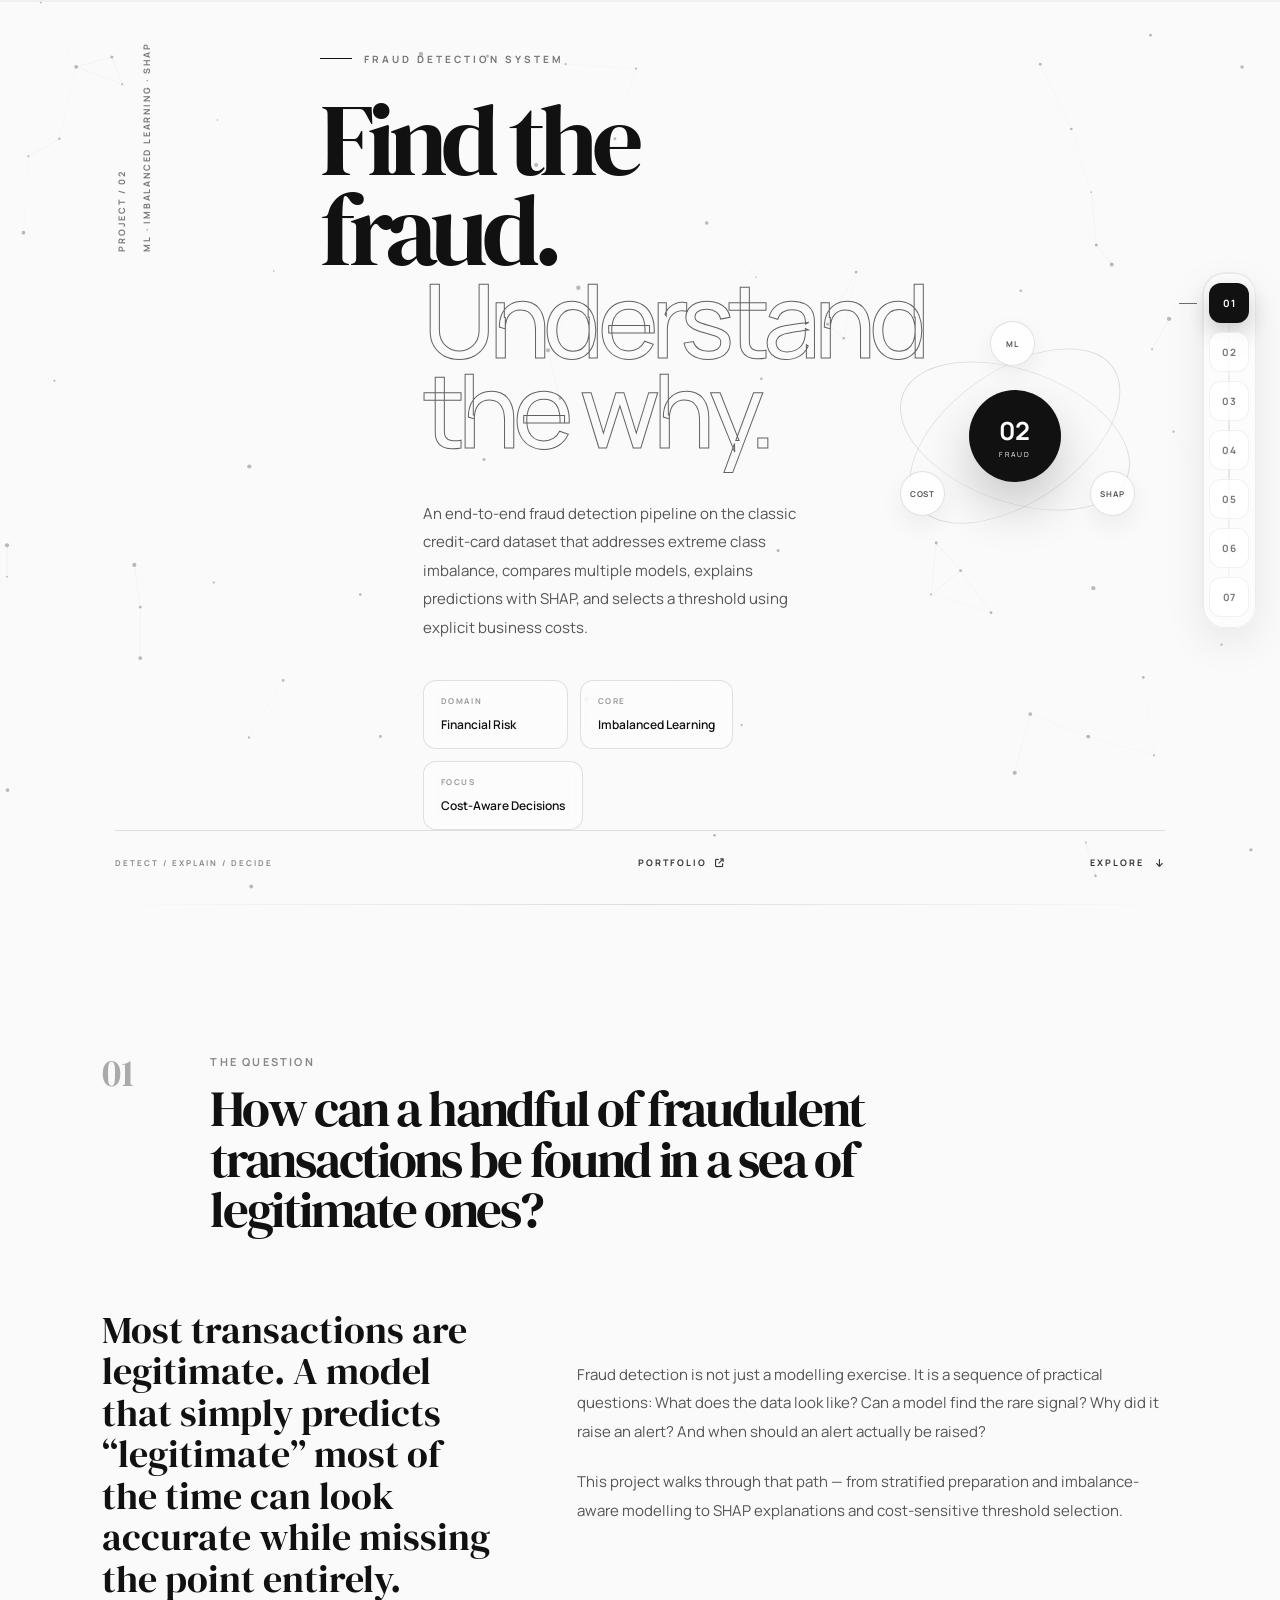
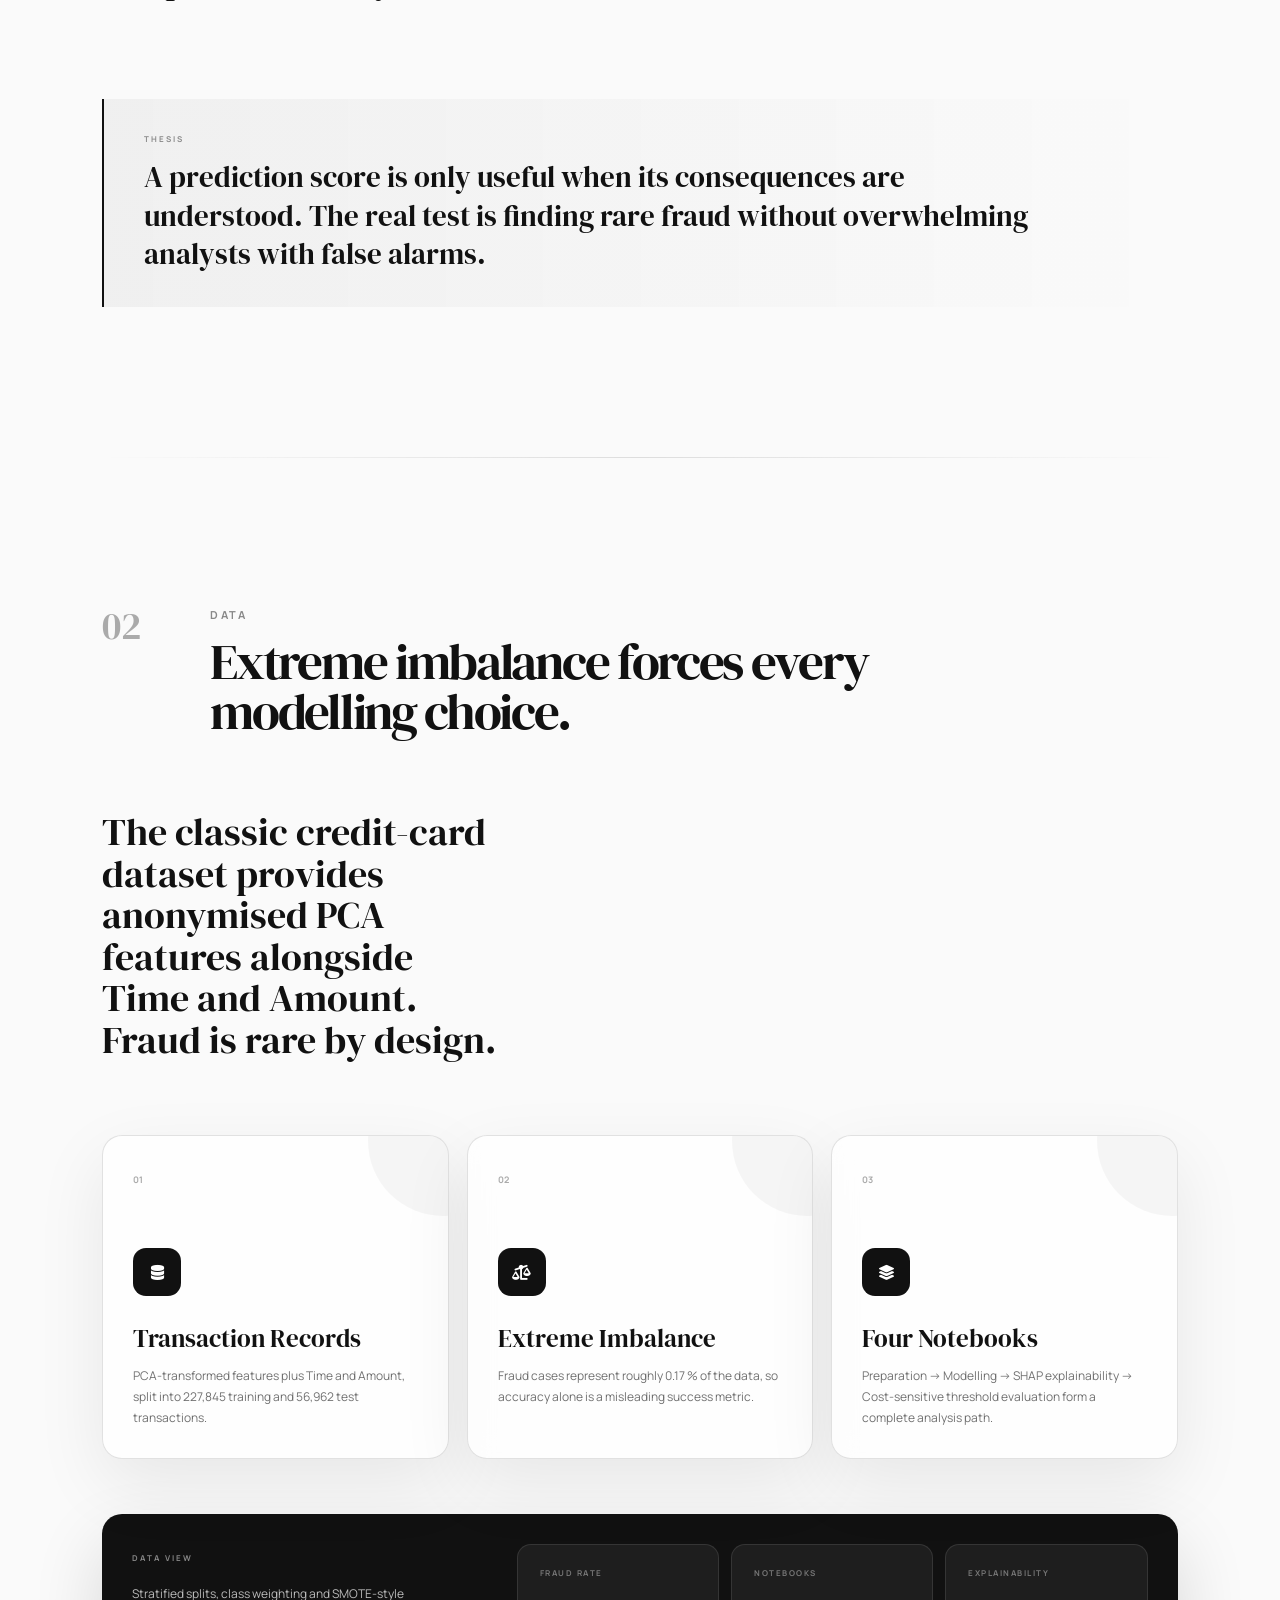
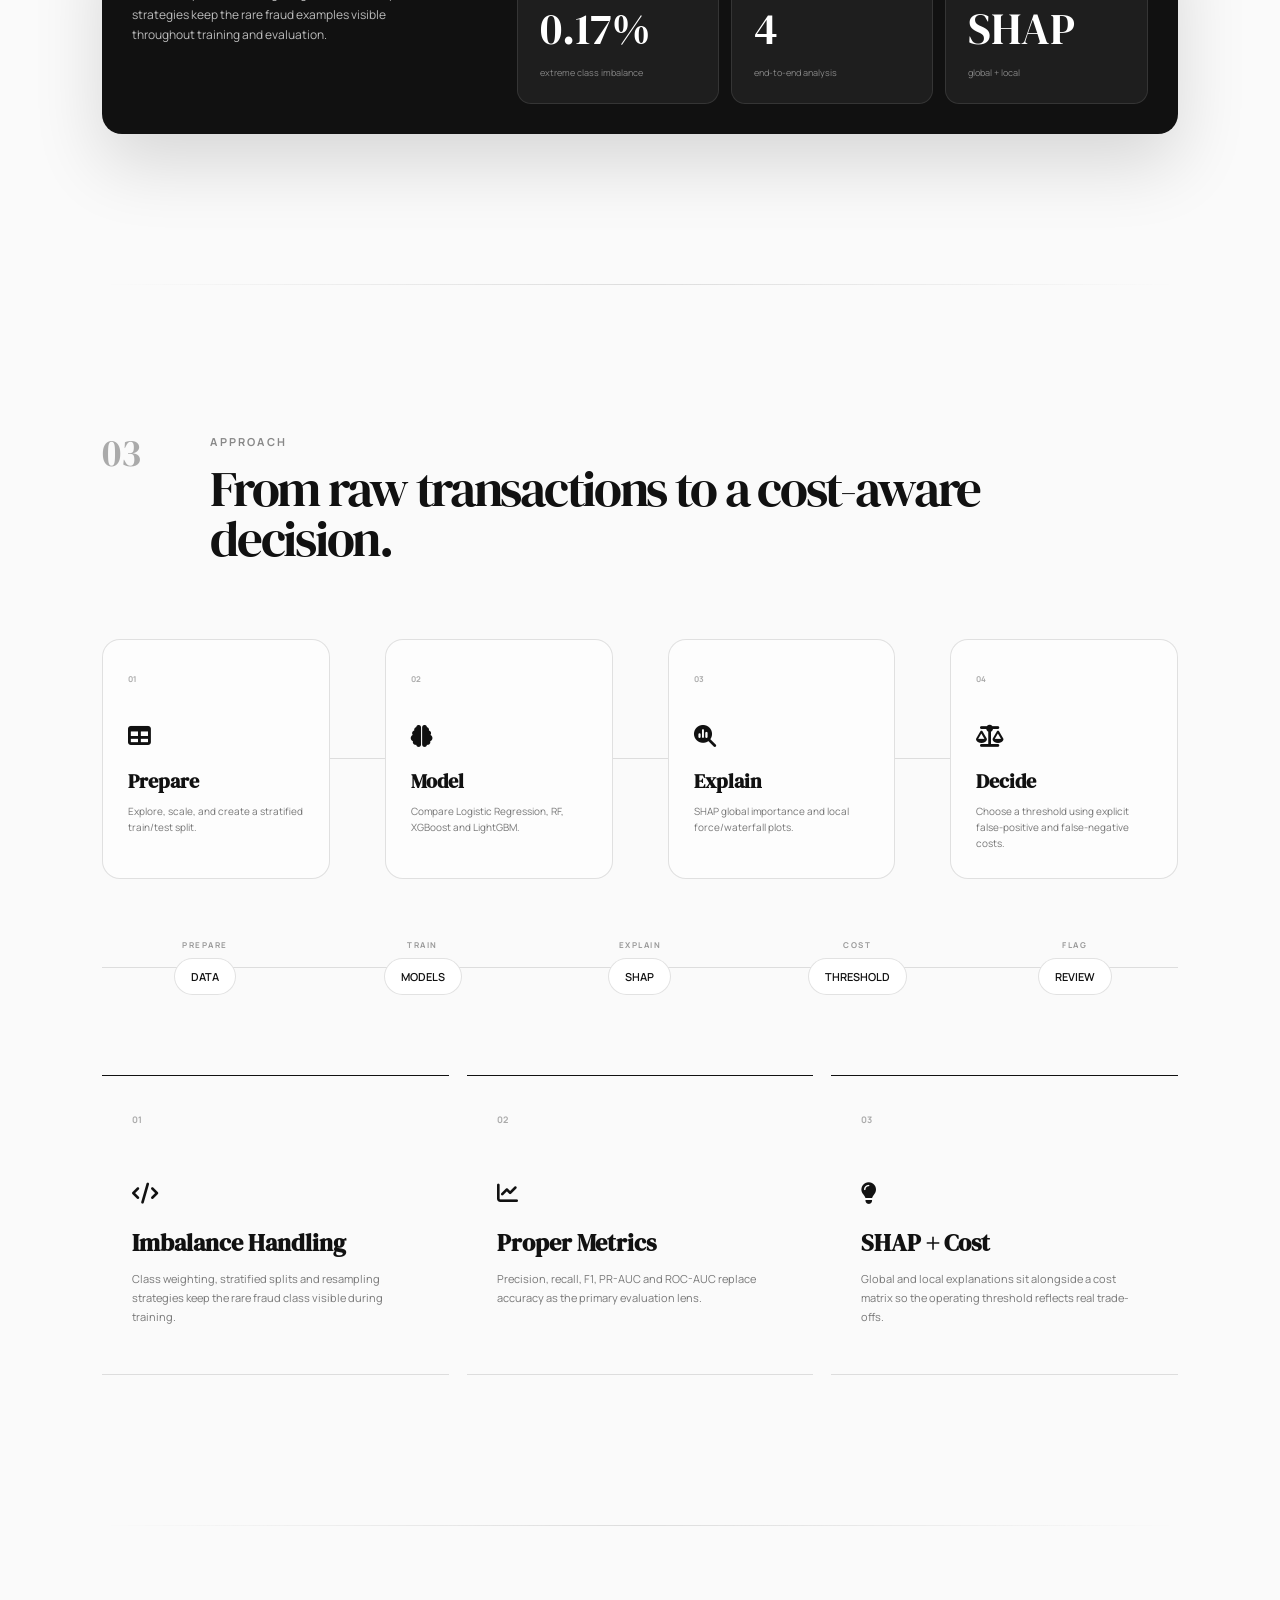
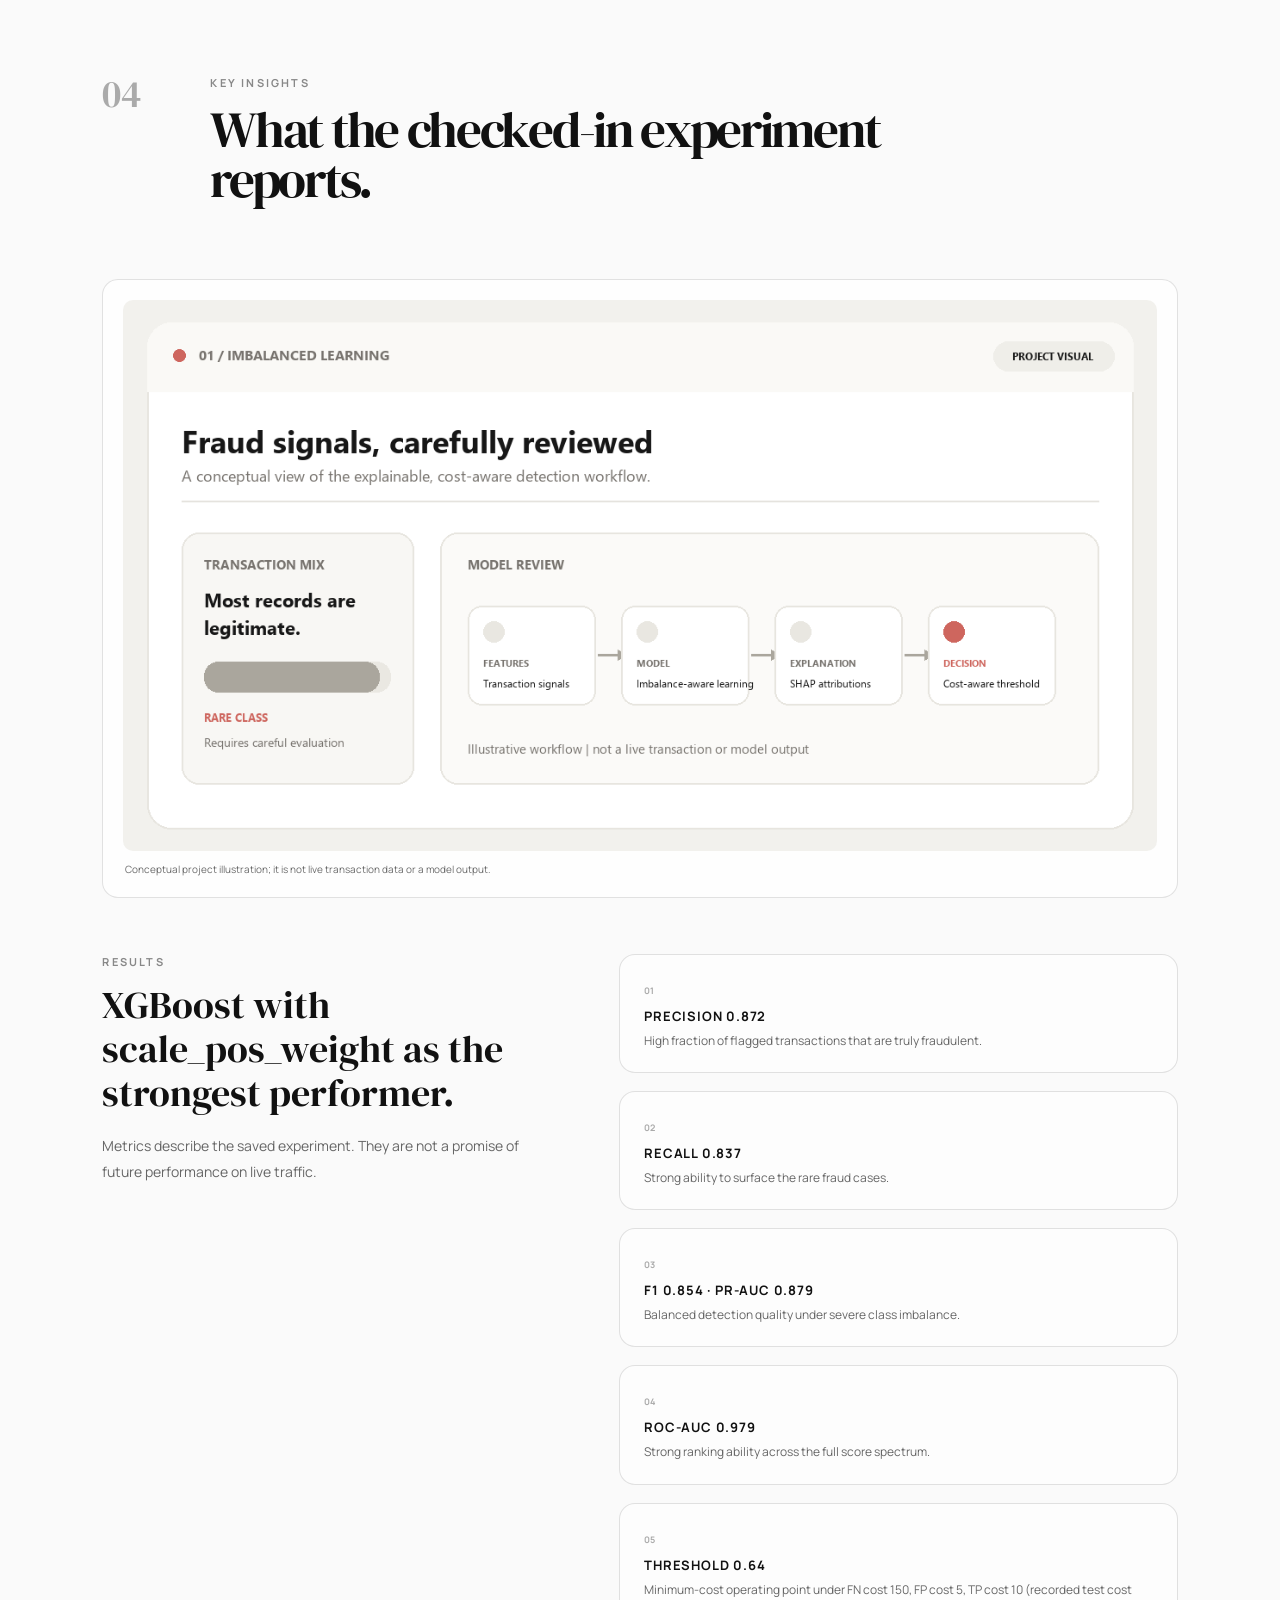
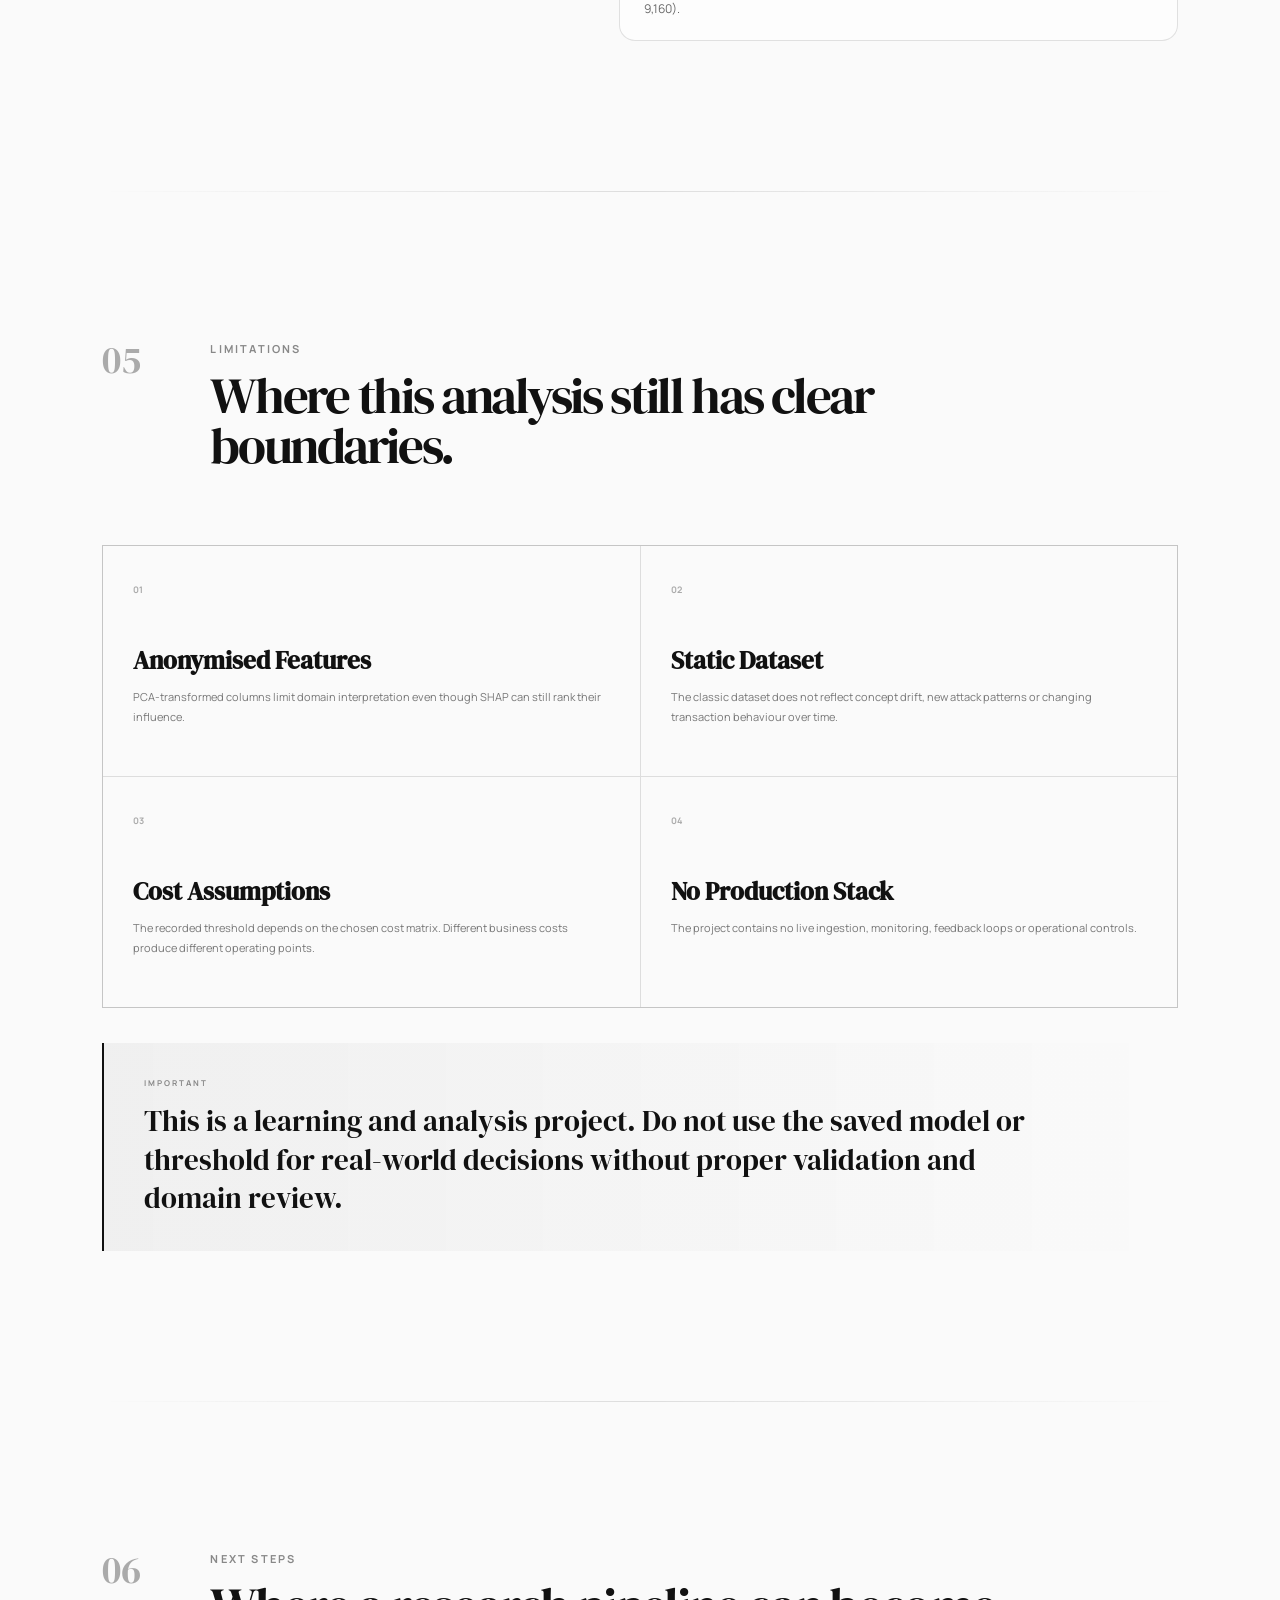
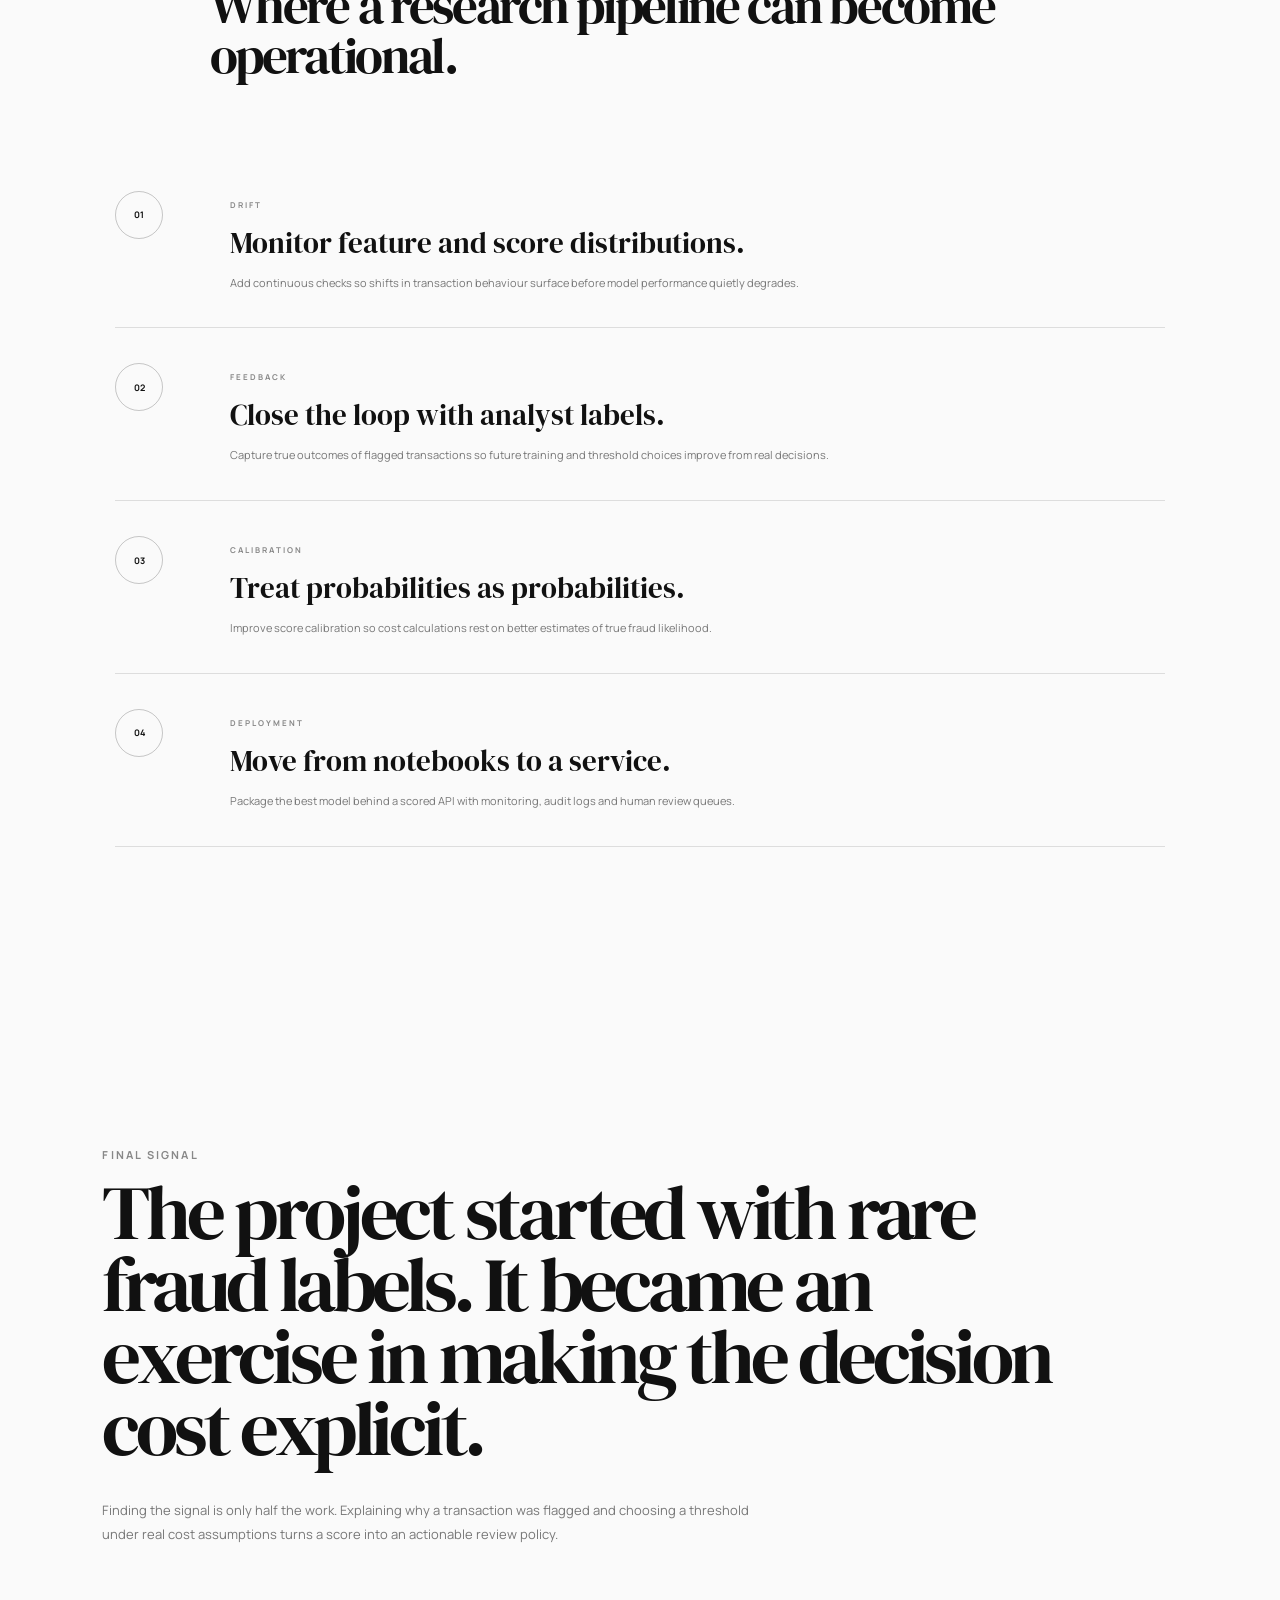
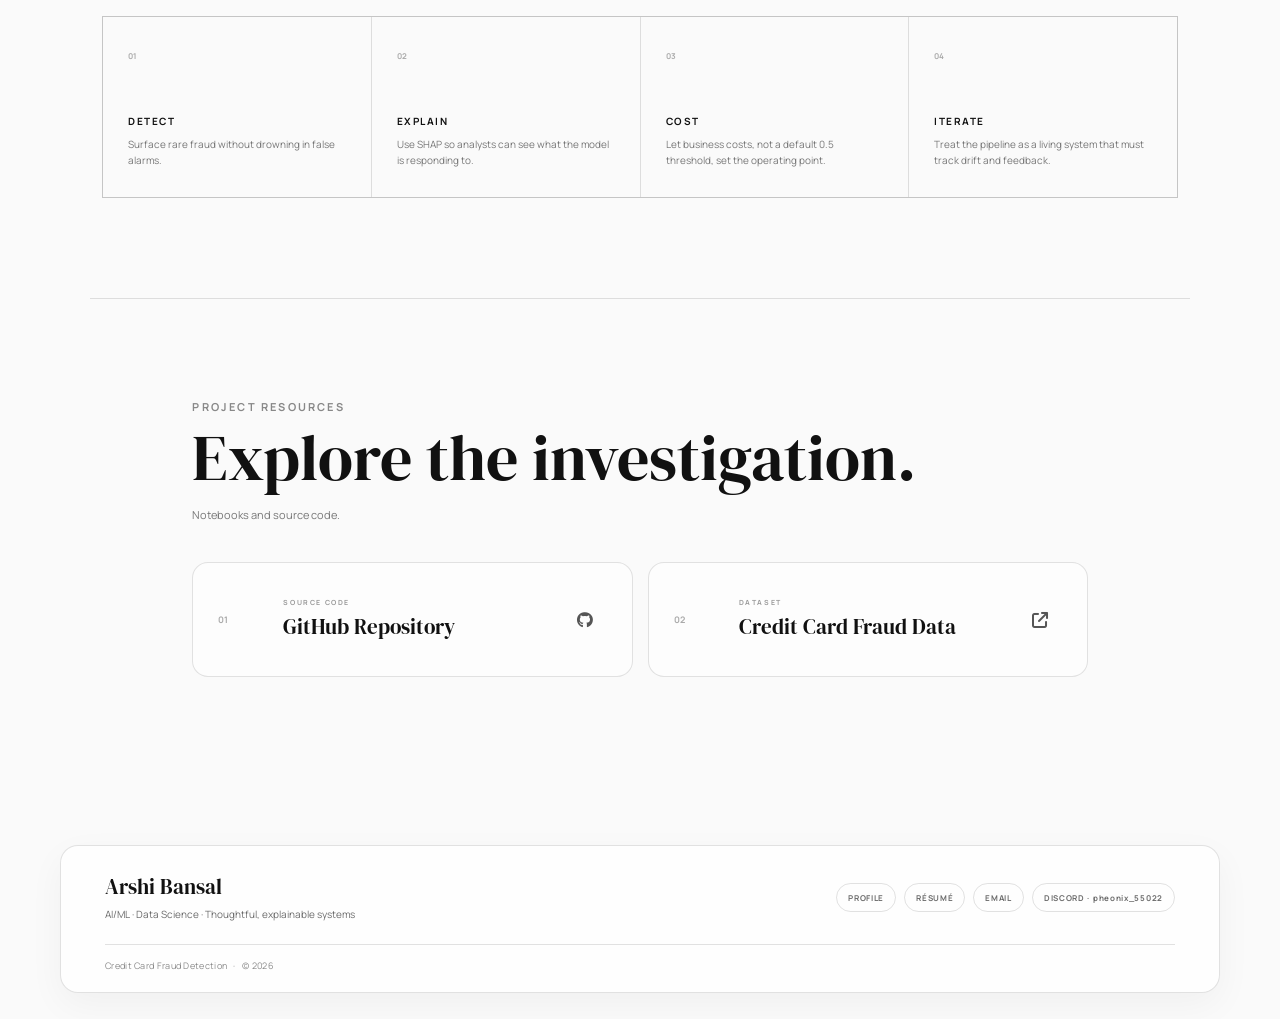
<file: Projects/credit_card_fraud.html>
<!doctype html>
<html lang="en">
  <head>
    <meta charset="UTF-8" />
    <meta name="viewport" content="width=device-width, initial-scale=1.0" />
    <meta
      name="description"
      content="Credit card fraud detection with imbalanced learning, class weighting, SMOTE, SHAP explainability, and cost-aware threshold selection in a Python ML workflow."
    />
    <meta name="author" content="Arshi Bansal" />
    <meta name="theme-color" content="#fafafa" />
    <link
      rel="canonical"
      href="https://arshibansal.github.io/Personal_Portfolio/Projects/credit_card_fraud.html"
    />
    <meta property="og:type" content="article" />
    <meta
      property="og:title"
      content="Credit Card Fraud Detection | Arshi Bansal"
    />
    <meta
      property="og:url"
      content="https://arshibansal.github.io/Personal_Portfolio/Projects/credit_card_fraud.html"
    />
    <meta
      property="og:image"
      content="https://arshibansal.github.io/Personal_Portfolio/assets/profile.jpg"
    />
    <meta
      property="og:description"
      content="Credit card fraud detection with imbalanced learning, class weighting, SMOTE, SHAP explanations, and cost-aware threshold selection in a Python machine-learning workflow."
    />
    <meta name="twitter:card" content="summary_large_image" />
    <meta
      name="twitter:title"
      content="Credit Card Fraud Detection | Arshi Bansal"
    />
    <meta
      name="twitter:description"
      content="Credit card fraud detection with imbalanced learning, class weighting, SMOTE, SHAP explanations, and cost-aware threshold selection in a Python machine-learning workflow."
    />
    <title>Credit Card Fraud Detection with Explainable ML | Arshi Bansal</title>

    <link rel="icon" href="../assets/favicon-normal.png" />
    <link rel="stylesheet" href="projectstyle.css" />
    <link rel="preconnect" href="https://fonts.googleapis.com" />
    <link rel="preconnect" href="https://fonts.gstatic.com" crossorigin />
    <link
      href="https://fonts.googleapis.com/css2?family=DM+Serif+Display&family=Manrope:wght@400;500;600;700;800&display=swap"
      rel="stylesheet"
    />
    <link
      rel="stylesheet"
      href="https://cdnjs.cloudflare.com/ajax/libs/font-awesome/6.5.2/css/all.min.css"
    />
  </head>

  <body>
    <!-- Network background -->
    <canvas id="network-bg" aria-hidden="true"></canvas>

    <!-- Scroll progress -->
    <div class="page-progress">
      <div class="page-progress-bar"></div>
    </div>

    <!-- RIGHT NAVBAR -->
    <nav class="right-navbar" aria-label="Project sections">
      <div class="nav-track"></div>
      <ul class="nav-links">
        <li><a href="#origin" class="nav-item">01</a></li>
        <li><a href="#data" class="nav-item">02</a></li>
        <li><a href="#approach" class="nav-item">03</a></li>
        <li><a href="#insights" class="nav-item">04</a></li>
        <li><a href="#limitations" class="nav-item">05</a></li>
        <li><a href="#future" class="nav-item">06</a></li>
        <li><a href="#takeaways" class="nav-item">07</a></li>
      </ul>
    </nav>

    <!-- HERO -->
    <header class="project-hero" id="top">
      <div class="hero-grid">
        <div class="hero-index">
          <span>PROJECT / 02</span>
          <span>ML · IMBALANCED LEARNING · SHAP</span>
        </div>

        <div class="hero-main">
          <div class="hero-eyebrow reveal">FRAUD DETECTION SYSTEM</div>

          <h1 class="hero-title reveal">
            Find the fraud.
            <span>Understand the why.</span>
          </h1>

          <p class="hero-description reveal">
            An end-to-end fraud detection pipeline on the classic credit-card
            dataset that addresses extreme class imbalance, compares multiple
            models, explains predictions with SHAP, and selects a threshold
            using explicit business costs.
          </p>

          <div class="hero-meta reveal">
            <div class="hero-meta-item">
              <span class="meta-label">DOMAIN</span>
              <strong>Financial Risk</strong>
            </div>
            <div class="hero-meta-item">
              <span class="meta-label">CORE</span>
              <strong>Imbalanced Learning</strong>
            </div>
            <div class="hero-meta-item">
              <span class="meta-label">FOCUS</span>
              <strong>Cost-Aware Decisions</strong>
            </div>
          </div>
        </div>

        <div class="hero-side reveal">
          <div class="signal-orbit">
            <div class="orbit-ring orbit-ring-one"></div>
            <div class="orbit-ring orbit-ring-two"></div>
            <div class="orbit-core">
              <span>02</span>
              <small>FRAUD</small>
            </div>
            <span class="orbit-node node-one">ML</span>
            <span class="orbit-node node-two">SHAP</span>
            <span class="orbit-node node-three">COST</span>
          </div>
        </div>
      </div>

      <div class="hero-bottom reveal">
        <span>DETECT / EXPLAIN / DECIDE</span>
        <a href="../index.html" class="portfolio-return">
          PORTFOLIO
          <i class="fa-solid fa-arrow-up-right-from-square"></i>
        </a>
        <a href="#origin" class="scroll-cue">
          EXPLORE
          <i class="fa-solid fa-arrow-down"></i>
        </a>
      </div>
    </header>

    <!-- 01 — ORIGIN -->
    <section class="project-section origin-section" id="origin">
      <div class="section-header reveal">
        <div class="section-number">01</div>
        <div>
          <span class="section-label">THE QUESTION</span>
          <h2 class="section-title">
            How can a handful of fraudulent transactions be found in a sea of
            legitimate ones?
          </h2>
        </div>
      </div>

      <div class="story-content">
        <div class="story-lead reveal">
          Most transactions are legitimate. A model that simply predicts
          “legitimate” most of the time can look accurate while missing the
          point entirely.
        </div>

        <div class="story-copy reveal">
          <p>
            Fraud detection is not just a modelling exercise. It is a sequence
            of practical questions: What does the data look like? Can a model
            find the rare signal? Why did it raise an alert? And when should an
            alert actually be raised?
          </p>
          <p>
            This project walks through that path — from stratified preparation
            and imbalance-aware modelling to SHAP explanations and
            cost-sensitive threshold selection.
          </p>
        </div>

        <div class="story-highlight reveal">
          <span class="highlight-mark">THESIS</span>
          <p>
            A prediction score is only useful when its consequences are
            understood. The real test is finding rare fraud without overwhelming
            analysts with false alarms.
          </p>
        </div>
      </div>
    </section>

    <!-- 02 — DATA -->
    <section class="project-section" id="data">
      <div class="section-header reveal">
        <div class="section-number">02</div>
        <div>
          <span class="section-label">DATA</span>
          <h2 class="section-title">
            Extreme imbalance forces every modelling choice.
          </h2>
        </div>
      </div>

      <div class="story-content">
        <div class="story-lead reveal">
          The classic credit-card dataset provides anonymised PCA features
          alongside Time and Amount. Fraud is rare by design.
        </div>

        <div class="data-grid">
          <article class="data-card reveal">
            <span class="data-index">01</span>
            <div class="data-icon">
              <i class="fa-solid fa-database"></i>
            </div>
            <h3>Transaction Records</h3>
            <p>
              PCA-transformed features plus Time and Amount, split into 227,845
              training and 56,962 test transactions.
            </p>
          </article>

          <article class="data-card reveal">
            <span class="data-index">02</span>
            <div class="data-icon">
              <i class="fa-solid fa-scale-unbalanced"></i>
            </div>
            <h3>Extreme Imbalance</h3>
            <p>
              Fraud cases represent roughly 0.17 % of the data, so accuracy
              alone is a misleading success metric.
            </p>
          </article>

          <article class="data-card reveal">
            <span class="data-index">03</span>
            <div class="data-icon">
              <i class="fa-solid fa-layer-group"></i>
            </div>
            <h3>Four Notebooks</h3>
            <p>
              Preparation → Modelling → SHAP explainability → Cost-sensitive
              threshold evaluation form a complete analysis path.
            </p>
          </article>
        </div>
      </div>

      <div class="metric-panel reveal">
        <div class="metric-intro">
          <span>DATA VIEW</span>
          <p>
            Stratified splits, class weighting and SMOTE-style strategies keep
            the rare fraud examples visible throughout training and evaluation.
          </p>
        </div>

        <div class="metrics-grid">
          <div class="metric-card">
            <span class="metric-label">FRAUD RATE</span>
            <strong>0.17%</strong>
            <small>extreme class imbalance</small>
          </div>
          <div class="metric-card">
            <span class="metric-label">NOTEBOOKS</span>
            <strong class="data-value" data-count="4">0</strong>
            <small>end-to-end analysis</small>
          </div>
          <div class="metric-card">
            <span class="metric-label">EXPLAINABILITY</span>
            <strong>SHAP</strong>
            <small>global + local</small>
          </div>
        </div>
      </div>
    </section>

    <!-- 03 — APPROACH -->
    <section class="project-section" id="approach">
      <div class="section-header reveal">
        <div class="section-number">03</div>
        <div>
          <span class="section-label">APPROACH</span>
          <h2 class="section-title">
            From raw transactions to a cost-aware decision.
          </h2>
        </div>
      </div>

      <div class="architecture-flow reveal">
        <div class="architecture-node">
          <span class="architecture-index">01</span>
          <i class="fa-solid fa-table"></i>
          <h3>Prepare</h3>
          <p>Explore, scale, and create a stratified train/test split.</p>
        </div>
        <div class="architecture-connector"><span></span></div>
        <div class="architecture-node">
          <span class="architecture-index">02</span>
          <i class="fa-solid fa-brain"></i>
          <h3>Model</h3>
          <p>Compare Logistic Regression, RF, XGBoost and LightGBM.</p>
        </div>
        <div class="architecture-connector"><span></span></div>
        <div class="architecture-node">
          <span class="architecture-index">03</span>
          <i class="fa-solid fa-magnifying-glass-chart"></i>
          <h3>Explain</h3>
          <p>SHAP global importance and local force/waterfall plots.</p>
        </div>
        <div class="architecture-connector"><span></span></div>
        <div class="architecture-node">
          <span class="architecture-index">04</span>
          <i class="fa-solid fa-scale-balanced"></i>
          <h3>Decide</h3>
          <p>
            Choose a threshold using explicit false-positive and false-negative
            costs.
          </p>
        </div>
      </div>

      <div class="pipeline reveal">
        <div class="pipeline-line"></div>
        <div class="pipeline-step">
          <span>PREPARE</span><strong>DATA</strong>
        </div>
        <div class="pipeline-step">
          <span>TRAIN</span><strong>MODELS</strong>
        </div>
        <div class="pipeline-step">
          <span>EXPLAIN</span><strong>SHAP</strong>
        </div>
        <div class="pipeline-step">
          <span>COST</span><strong>THRESHOLD</strong>
        </div>
        <div class="pipeline-step">
          <span>FLAG</span><strong>REVIEW</strong>
        </div>
      </div>

      <div class="engineering-grid" style="margin-top: 80px">
        <article class="engineering-card reveal">
          <span>01</span>
          <i class="fa-solid fa-code"></i>
          <h3>Imbalance Handling</h3>
          <p>
            Class weighting, stratified splits and resampling strategies keep
            the rare fraud class visible during training.
          </p>
        </article>
        <article class="engineering-card reveal">
          <span>02</span>
          <i class="fa-solid fa-chart-line"></i>
          <h3>Proper Metrics</h3>
          <p>
            Precision, recall, F1, PR-AUC and ROC-AUC replace accuracy as the
            primary evaluation lens.
          </p>
        </article>
        <article class="engineering-card reveal">
          <span>03</span>
          <i class="fa-solid fa-lightbulb"></i>
          <h3>SHAP + Cost</h3>
          <p>
            Global and local explanations sit alongside a cost matrix so the
            operating threshold reflects real trade-offs.
          </p>
        </article>
      </div>
    </section>

    <!-- 04 — KEY INSIGHTS -->
    <section class="project-section" id="insights">
      <div class="section-header reveal">
        <div class="section-number">04</div>
        <div>
          <span class="section-label">KEY INSIGHTS</span>
          <h2 class="section-title">What the checked-in experiment reports.</h2>
        </div>
      </div>

      <figure class="insight-visual reveal">
        <img
          src="../assets/project-visuals/credit-card-fraud.png"
          alt="Illustration of imbalanced transaction data, model review, SHAP explanations, and cost-aware fraud decisions."
          loading="lazy"
          width="1200"
          height="640"
        />
        <figcaption>Conceptual project illustration; it is not live transaction data or a model output.</figcaption>
      </figure>

      <div class="evaluation-grid">
        <div class="evaluation-copy reveal">
          <span class="section-label">RESULTS</span>
          <h3>XGBoost with scale_pos_weight as the strongest performer.</h3>
          <p>
            Metrics describe the saved experiment. They are not a promise of
            future performance on live traffic.
          </p>
        </div>

        <div class="evaluation-metrics">
          <div class="evaluation-item reveal">
            <span>01</span>
            <strong>PRECISION 0.872</strong>
            <p>
              High fraction of flagged transactions that are truly fraudulent.
            </p>
          </div>
          <div class="evaluation-item reveal">
            <span>02</span>
            <strong>RECALL 0.837</strong>
            <p>Strong ability to surface the rare fraud cases.</p>
          </div>
          <div class="evaluation-item reveal">
            <span>03</span>
            <strong>F1 0.854 · PR-AUC 0.879</strong>
            <p>Balanced detection quality under severe class imbalance.</p>
          </div>
          <div class="evaluation-item reveal">
            <span>04</span>
            <strong>ROC-AUC 0.979</strong>
            <p>Strong ranking ability across the full score spectrum.</p>
          </div>
          <div class="evaluation-item reveal">
            <span>05</span>
            <strong>THRESHOLD 0.64</strong>
            <p>
              Minimum-cost operating point under FN cost 150, FP cost 5, TP cost
              10 (recorded test cost 9,160).
            </p>
          </div>
        </div>
      </div>
    </section>

    <!-- 05 — LIMITATIONS -->
    <section class="project-section" id="limitations">
      <div class="section-header reveal">
        <div class="section-number">05</div>
        <div>
          <span class="section-label">LIMITATIONS</span>
          <h2 class="section-title">
            Where this analysis still has clear boundaries.
          </h2>
        </div>
      </div>

      <div class="limitations-grid">
        <article class="limitation-card reveal">
          <span>01</span>
          <h3>Anonymised Features</h3>
          <p>
            PCA-transformed columns limit domain interpretation even though SHAP
            can still rank their influence.
          </p>
        </article>
        <article class="limitation-card reveal">
          <span>02</span>
          <h3>Static Dataset</h3>
          <p>
            The classic dataset does not reflect concept drift, new attack
            patterns or changing transaction behaviour over time.
          </p>
        </article>
        <article class="limitation-card reveal">
          <span>03</span>
          <h3>Cost Assumptions</h3>
          <p>
            The recorded threshold depends on the chosen cost matrix. Different
            business costs produce different operating points.
          </p>
        </article>
        <article class="limitation-card reveal">
          <span>04</span>
          <h3>No Production Stack</h3>
          <p>
            The project contains no live ingestion, monitoring, feedback loops
            or operational controls.
          </p>
        </article>
      </div>

      <div class="story-highlight reveal">
        <span class="highlight-mark">IMPORTANT</span>
        <p>
          This is a learning and analysis project. Do not use the saved model or
          threshold for real-world decisions without proper validation and
          domain review.
        </p>
      </div>
    </section>

    <!-- 06 — NEXT STEPS -->
    <section class="project-section" id="future">
      <div class="section-header reveal">
        <div class="section-number">06</div>
        <div>
          <span class="section-label">NEXT STEPS</span>
          <h2 class="section-title">
            Where a research pipeline can become operational.
          </h2>
        </div>
      </div>

      <div class="roadmap">
        <div class="roadmap-item reveal">
          <div class="roadmap-index">01</div>
          <div>
            <span>DRIFT</span>
            <h3>Monitor feature and score distributions.</h3>
            <p>
              Add continuous checks so shifts in transaction behaviour surface
              before model performance quietly degrades.
            </p>
          </div>
        </div>
        <div class="roadmap-item reveal">
          <div class="roadmap-index">02</div>
          <div>
            <span>FEEDBACK</span>
            <h3>Close the loop with analyst labels.</h3>
            <p>
              Capture true outcomes of flagged transactions so future training
              and threshold choices improve from real decisions.
            </p>
          </div>
        </div>
        <div class="roadmap-item reveal">
          <div class="roadmap-index">03</div>
          <div>
            <span>CALIBRATION</span>
            <h3>Treat probabilities as probabilities.</h3>
            <p>
              Improve score calibration so cost calculations rest on better
              estimates of true fraud likelihood.
            </p>
          </div>
        </div>
        <div class="roadmap-item reveal">
          <div class="roadmap-index">04</div>
          <div>
            <span>DEPLOYMENT</span>
            <h3>Move from notebooks to a service.</h3>
            <p>
              Package the best model behind a scored API with monitoring, audit
              logs and human review queues.
            </p>
          </div>
        </div>
      </div>
    </section>

    <!-- FINAL TAKEAWAY -->
    <section class="project-section final-section" id="takeaways">
      <div class="takeaways-content reveal">
        <span class="section-label">FINAL SIGNAL</span>
        <h2>
          The project started with rare fraud labels. It became an exercise in
          making the decision cost explicit.
        </h2>
        <p>
          Finding the signal is only half the work. Explaining why a transaction
          was flagged and choosing a threshold under real cost assumptions turns
          a score into an actionable review policy.
        </p>
      </div>

      <div class="takeaway-grid">
        <div class="takeaway-card reveal">
          <span>01</span>
          <strong>DETECT</strong>
          <p>Surface rare fraud without drowning in false alarms.</p>
        </div>
        <div class="takeaway-card reveal">
          <span>02</span>
          <strong>EXPLAIN</strong>
          <p>Use SHAP so analysts can see what the model is responding to.</p>
        </div>
        <div class="takeaway-card reveal">
          <span>03</span>
          <strong>COST</strong>
          <p>
            Let business costs, not a default 0.5 threshold, set the operating
            point.
          </p>
        </div>
        <div class="takeaway-card reveal">
          <span>04</span>
          <strong>ITERATE</strong>
          <p>
            Treat the pipeline as a living system that must track drift and
            feedback.
          </p>
        </div>
      </div>
    </section>

    <!-- PROJECT RESOURCES -->
    <section class="project-resources reveal">
      <div class="resources-heading">
        <span class="section-label">PROJECT RESOURCES</span>
        <h2>Explore the investigation.</h2>
        <p>Notebooks and source code.</p>
      </div>

      <div class="project-links">
        <a
          class="project-link"
          href="https://github.com/ArshiBansal/credit_card_fraud_detection"
          target="_blank"
          rel="noopener noreferrer"
        >
          <span class="project-link-index">01</span>
          <span class="project-link-content">
            <small>SOURCE CODE</small>
            <strong>GitHub Repository</strong>
          </span>
          <i class="fa-brands fa-github"></i>
        </a>

        <a
          class="project-link"
          href="https://huggingface.co/datasets/Barvero/Credit_Card_Fraud_Analysis_Project"
          target="_blank"
          rel="noopener noreferrer"
        >
          <span class="project-link-index">02</span>
          <span class="project-link-content">
            <small>DATASET</small>
            <strong>Credit Card Fraud Data</strong>
          </span>
          <i class="fa-solid fa-arrow-up-right-from-square"></i>
        </a>
      </div>
    </section>

    <!-- FOOTER -->
    <footer class="footer-interesting reveal">
      <div class="footer-simple">
        <div class="footer-simple-copy">
          <a class="footer-name" href="../index.html">Arshi Bansal</a>
          <p>AI/ML · Data Science · Thoughtful, explainable systems</p>
        </div>
        <nav class="project-footer-actions" aria-label="Connect with Arshi">
          <a href="../index.html#about">PROFILE</a>
          <a href="../assets/resume.pdf">RÉSUMÉ</a>
          <a href="mailto:arshi122022@gmail.com">EMAIL</a>
          <a href="https://discord.com/app" target="_blank" rel="noopener noreferrer" title="Discord: pheonix_55022">DISCORD · pheonix_55022</a>
        </nav>
      </div>
      <div class="footer-meta">
        Credit Card Fraud Detection <span>·</span> © <span id="year"></span>
      </div>
    </footer>

    <script src="projectscript.js"></script>
  </body>
</html>
</file>
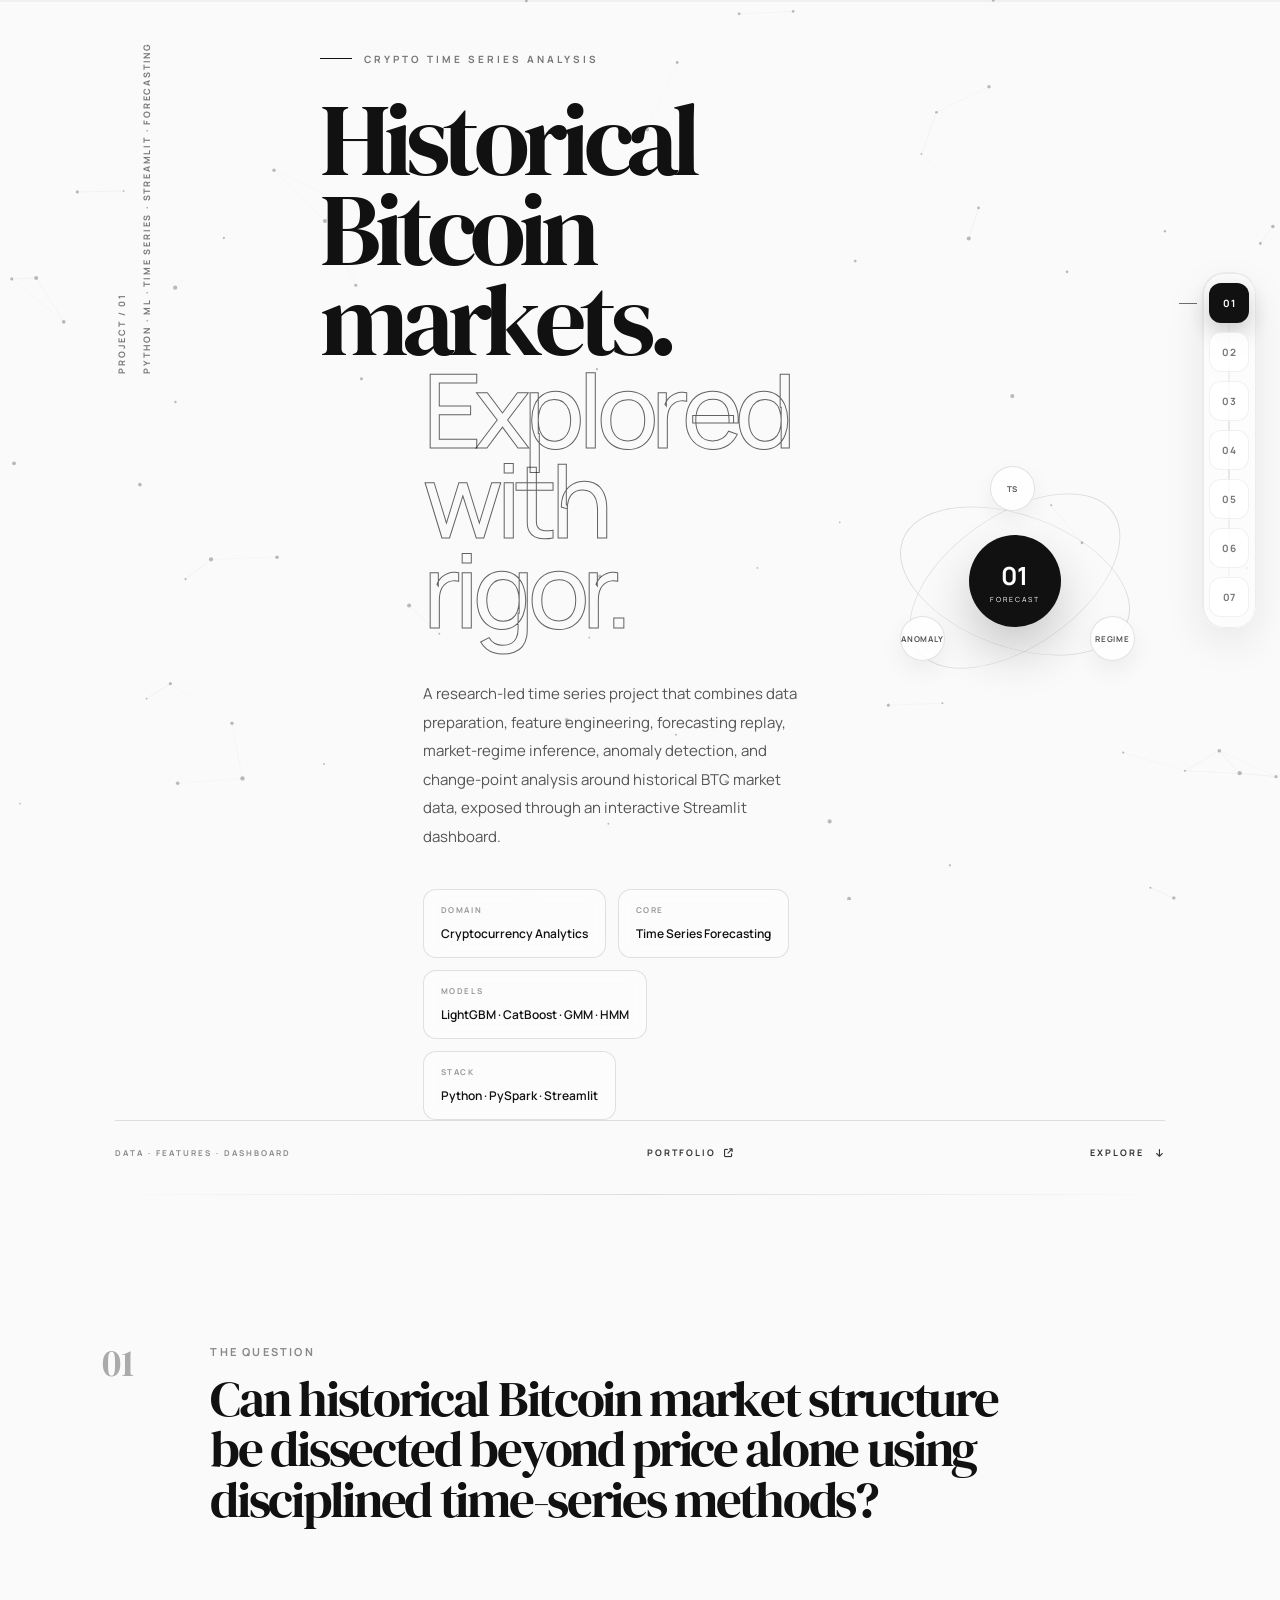
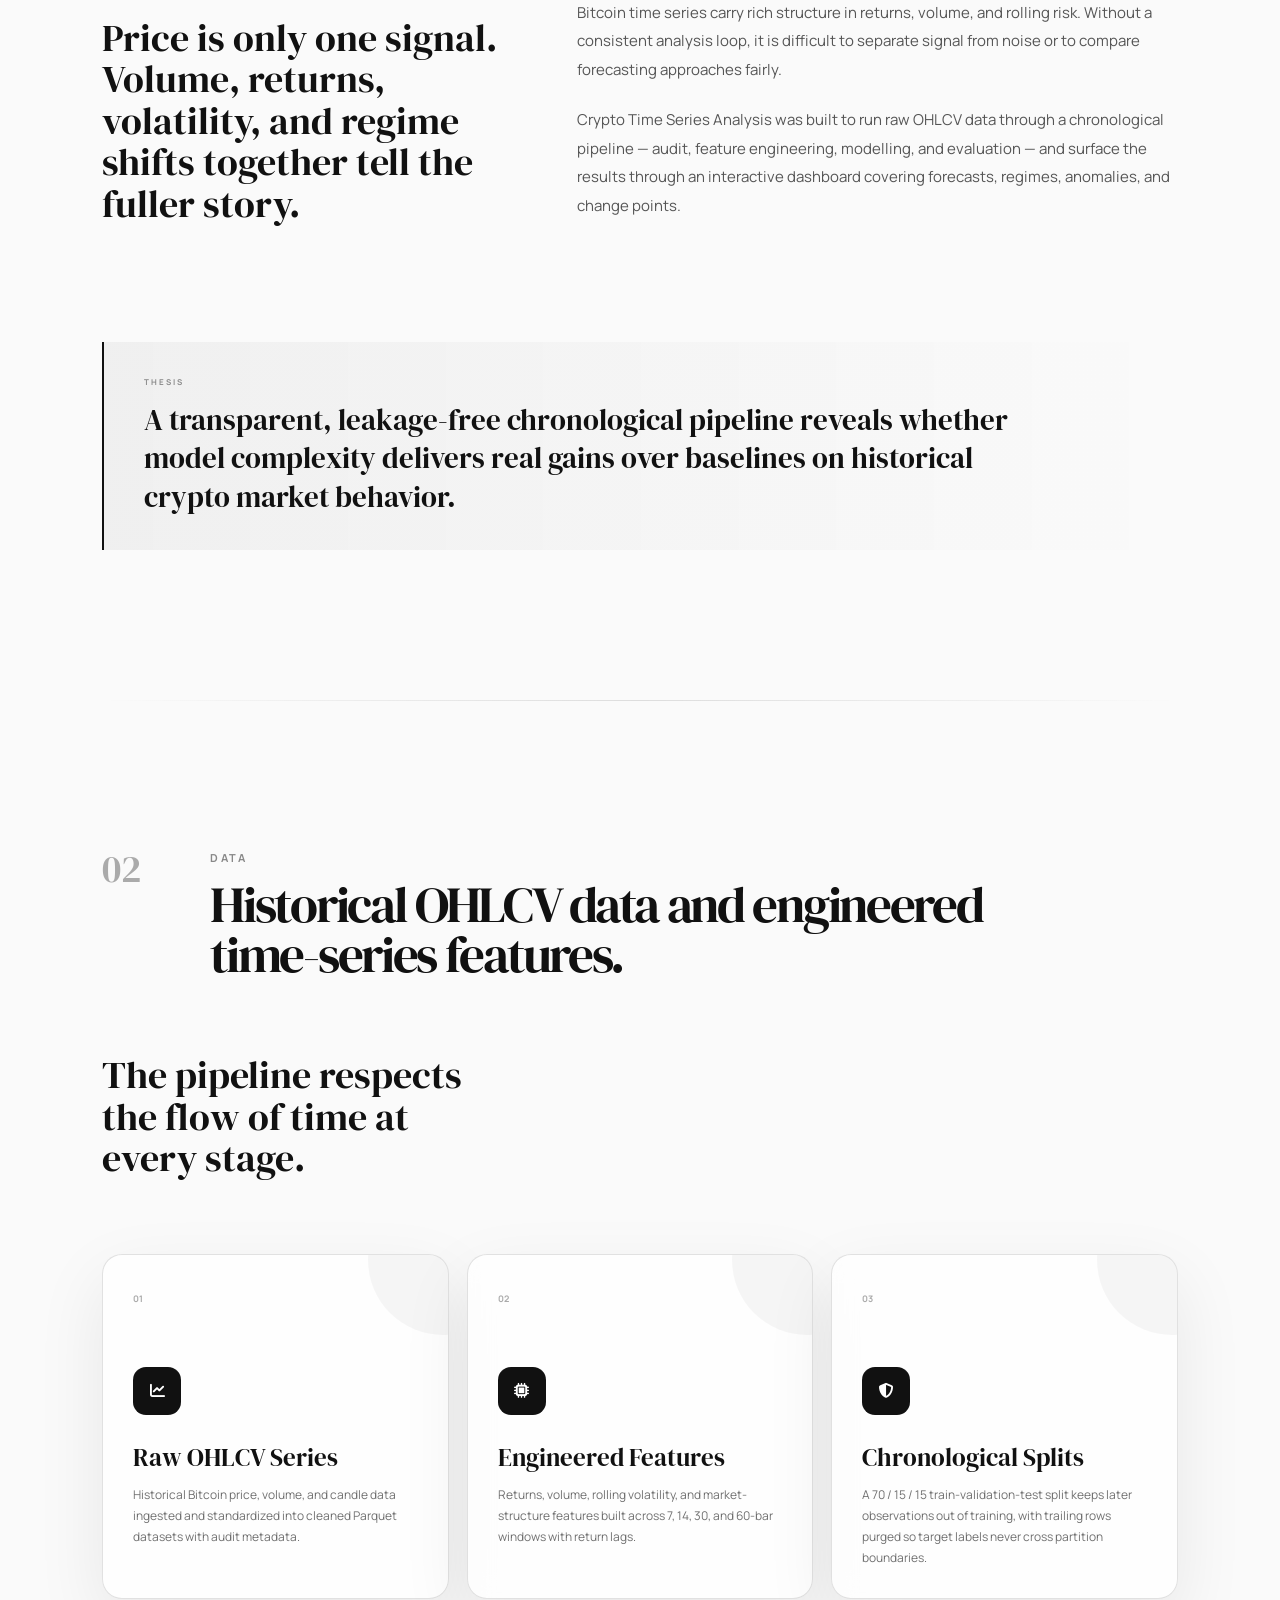
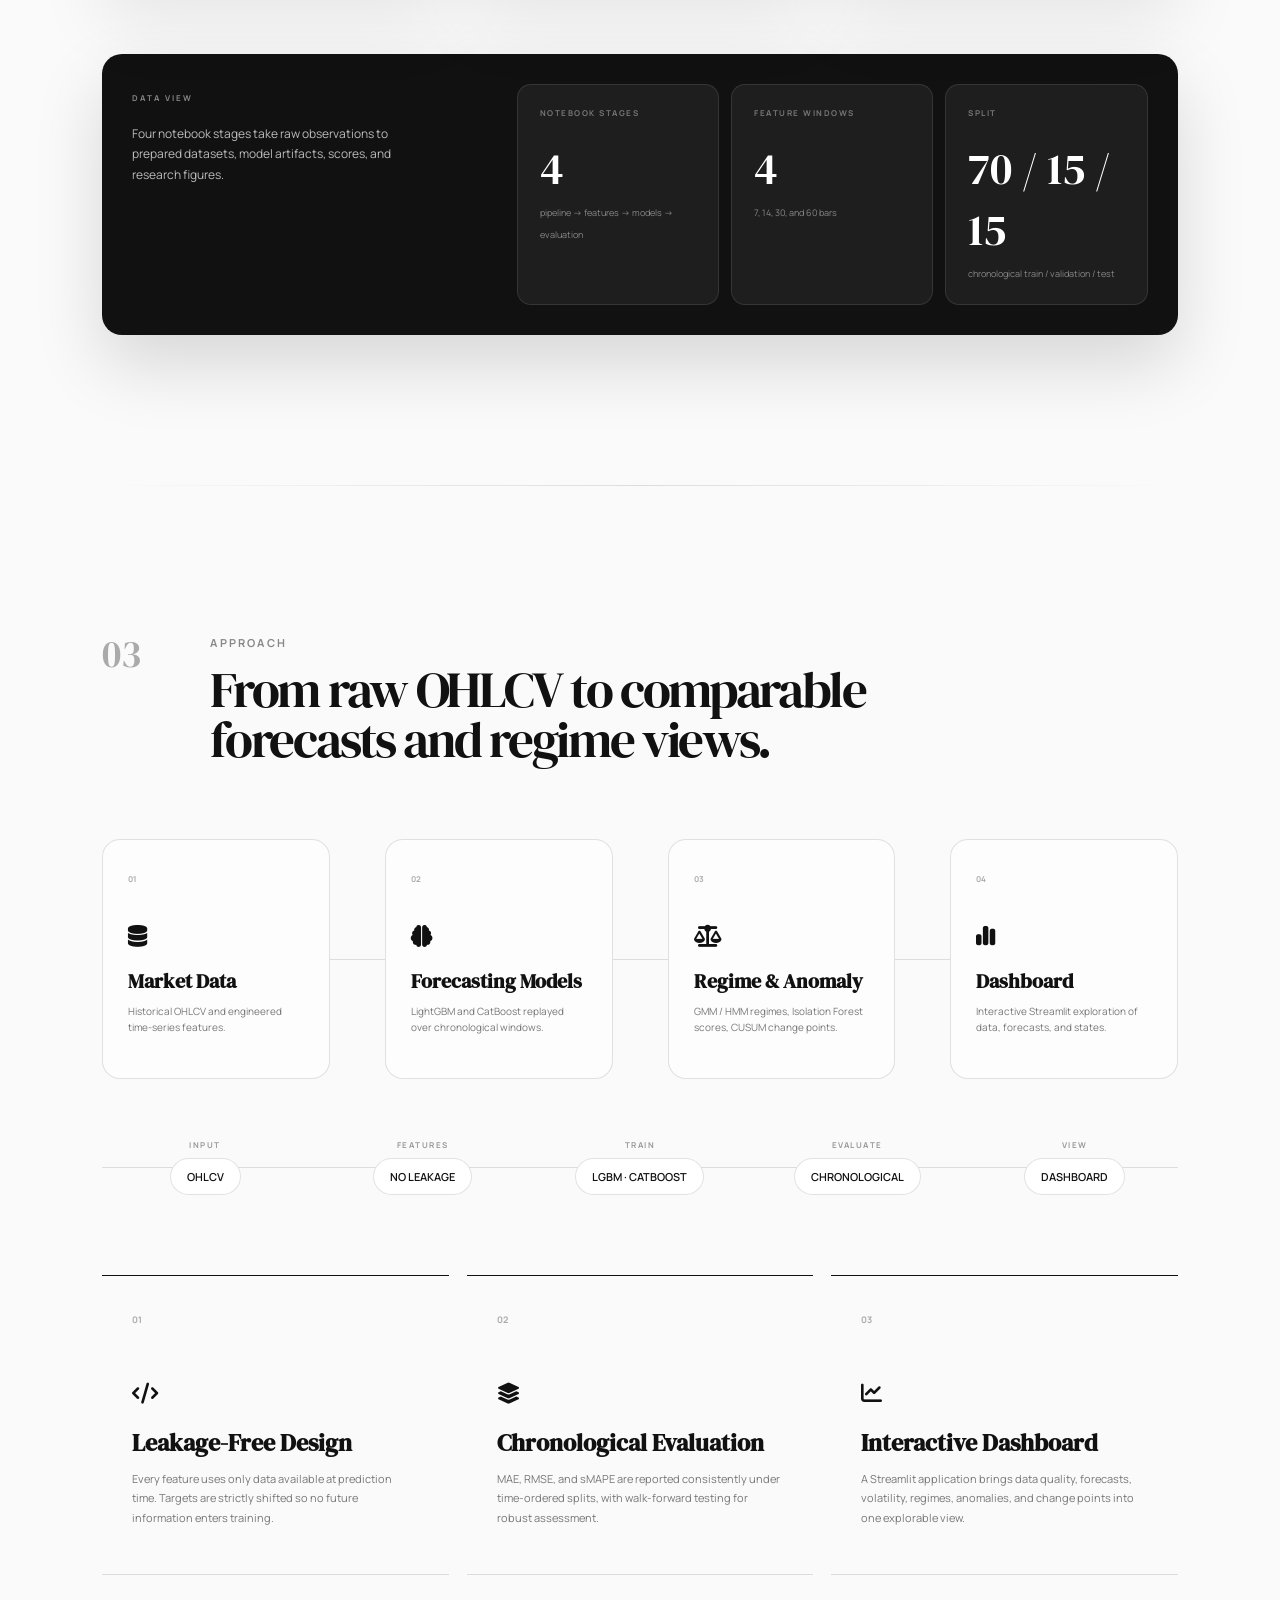
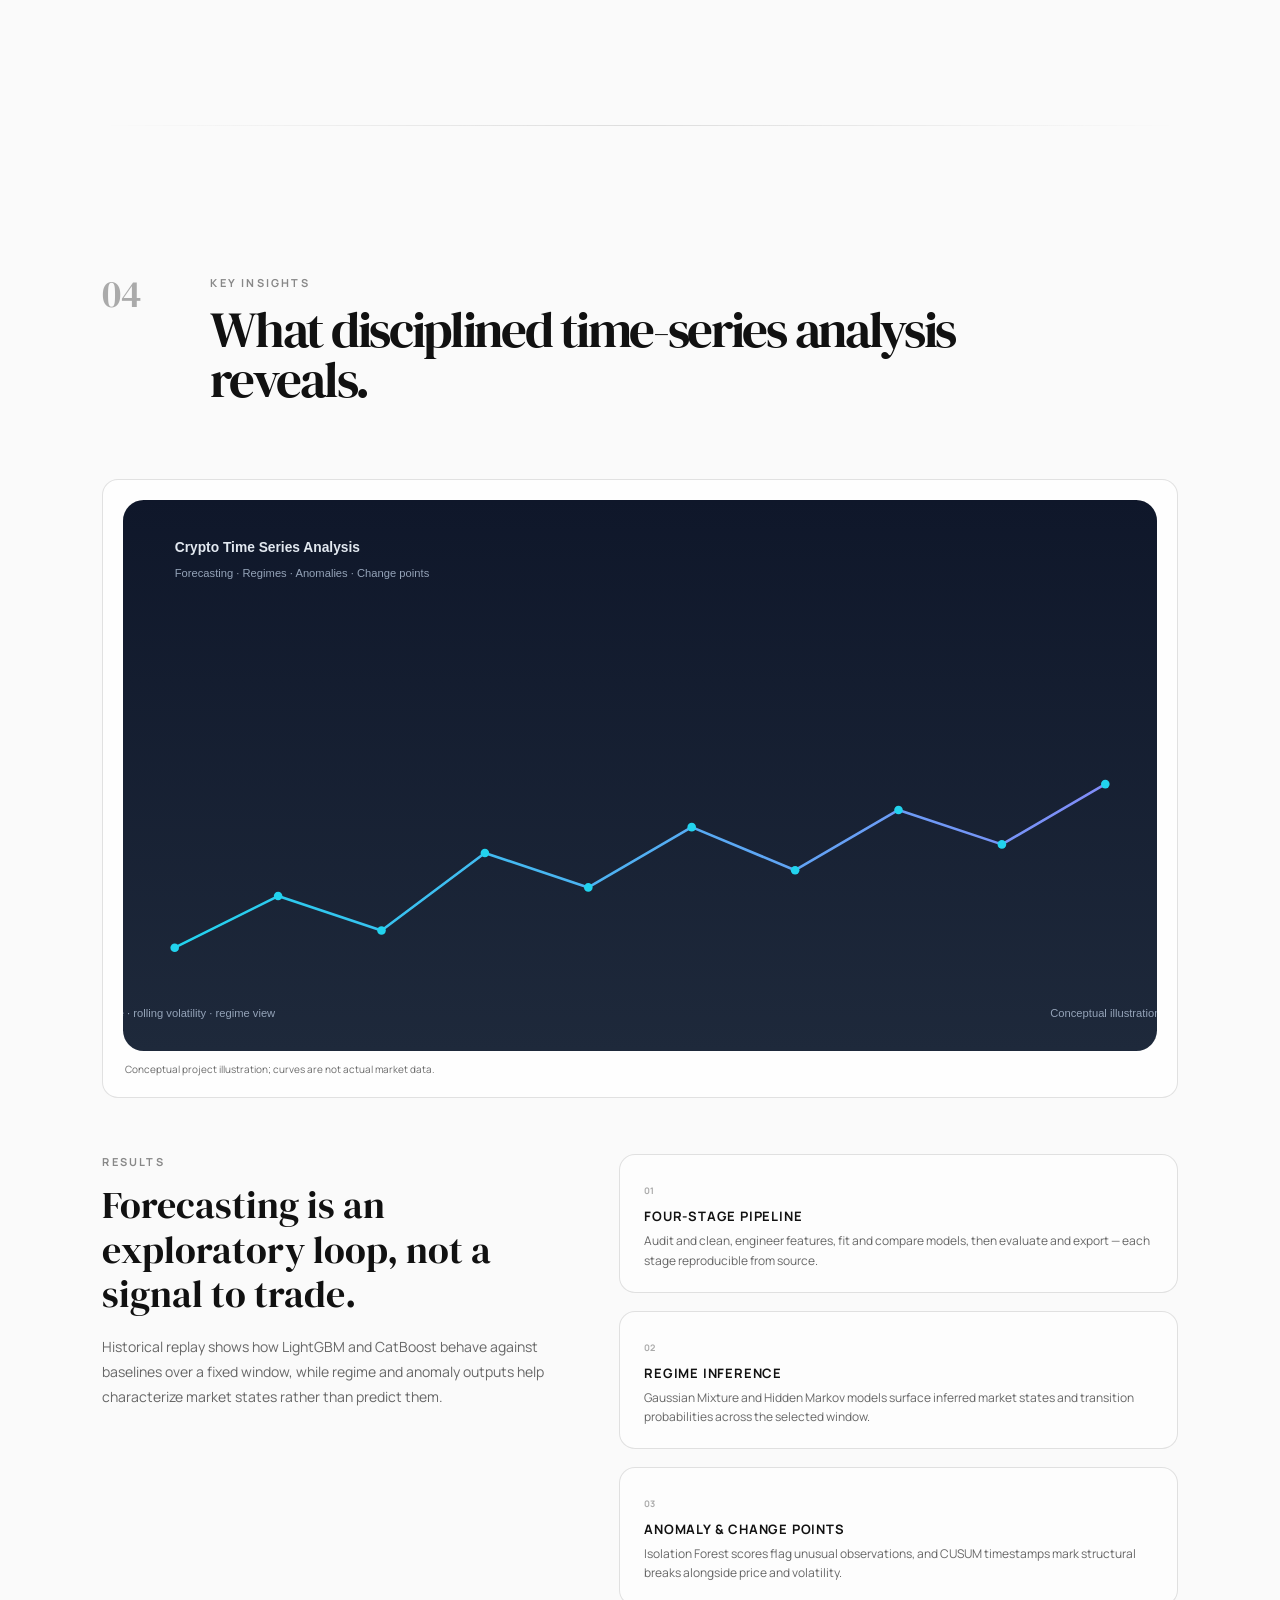
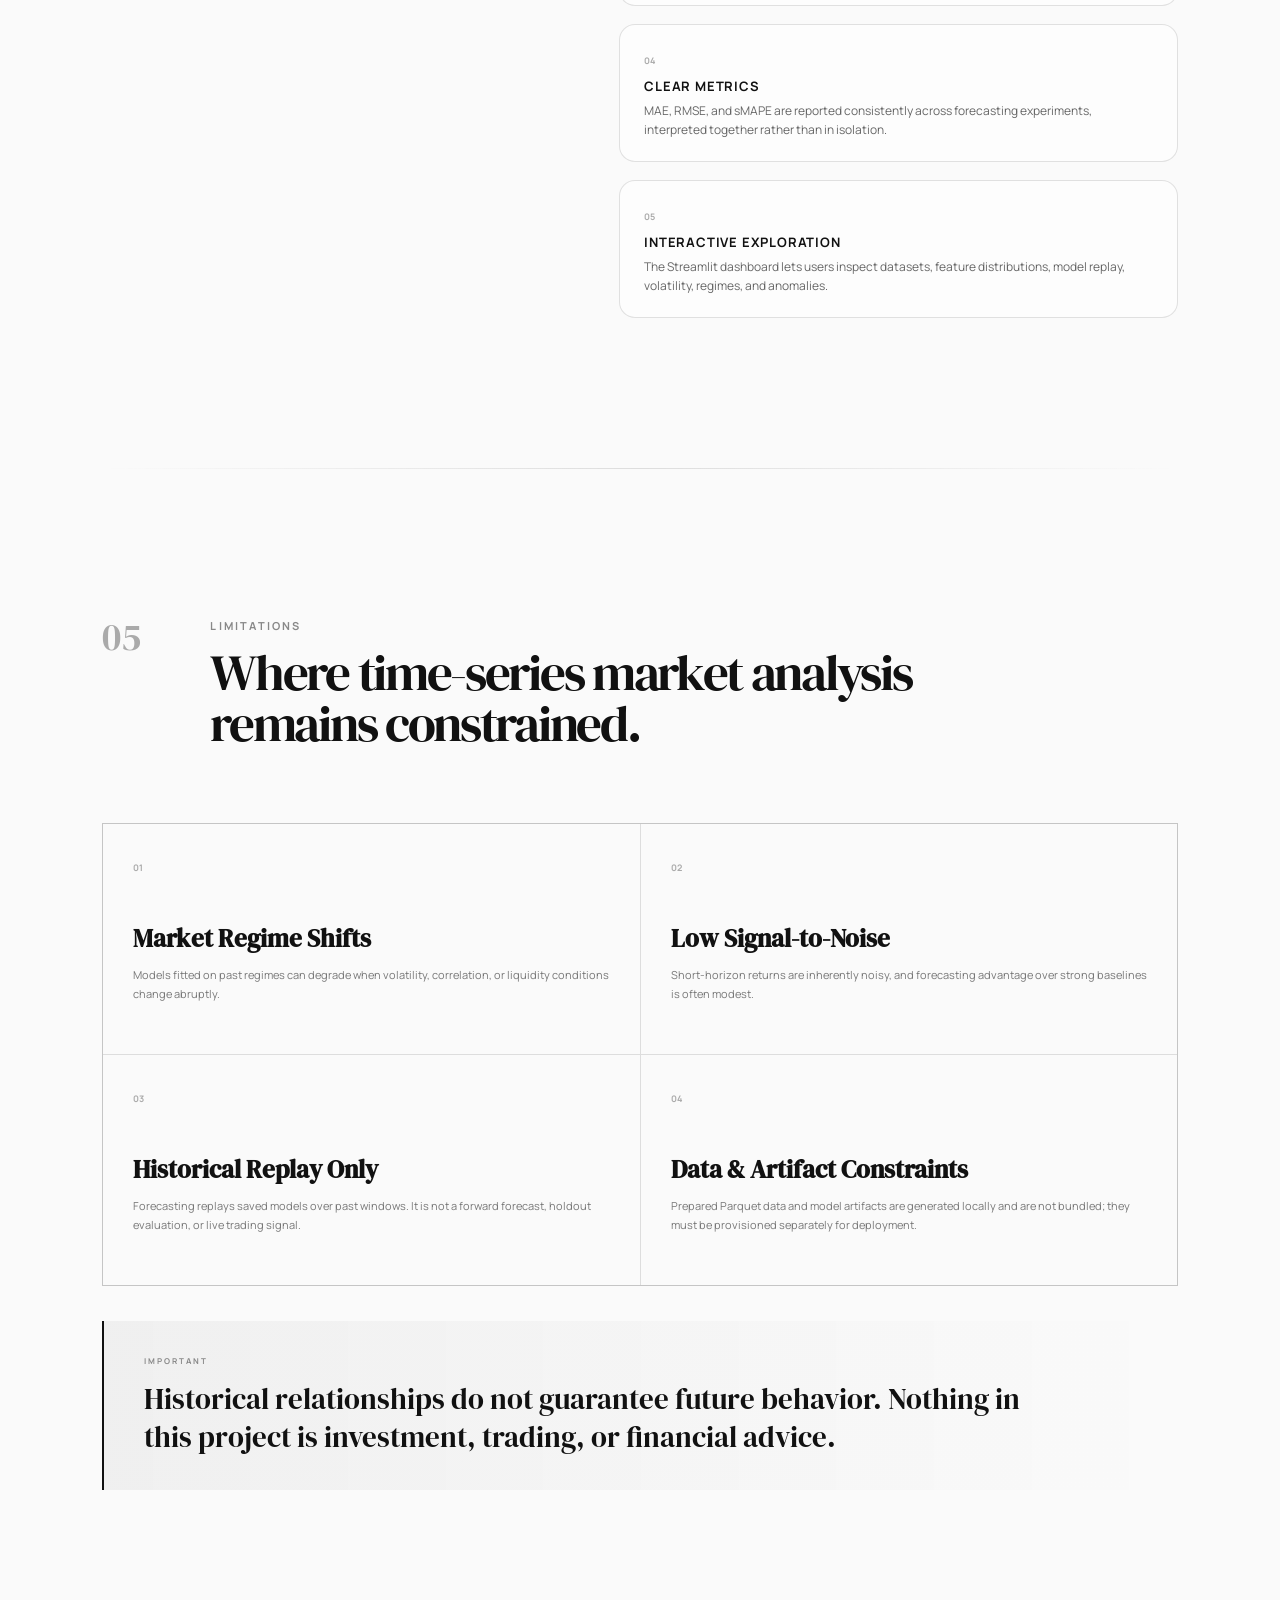
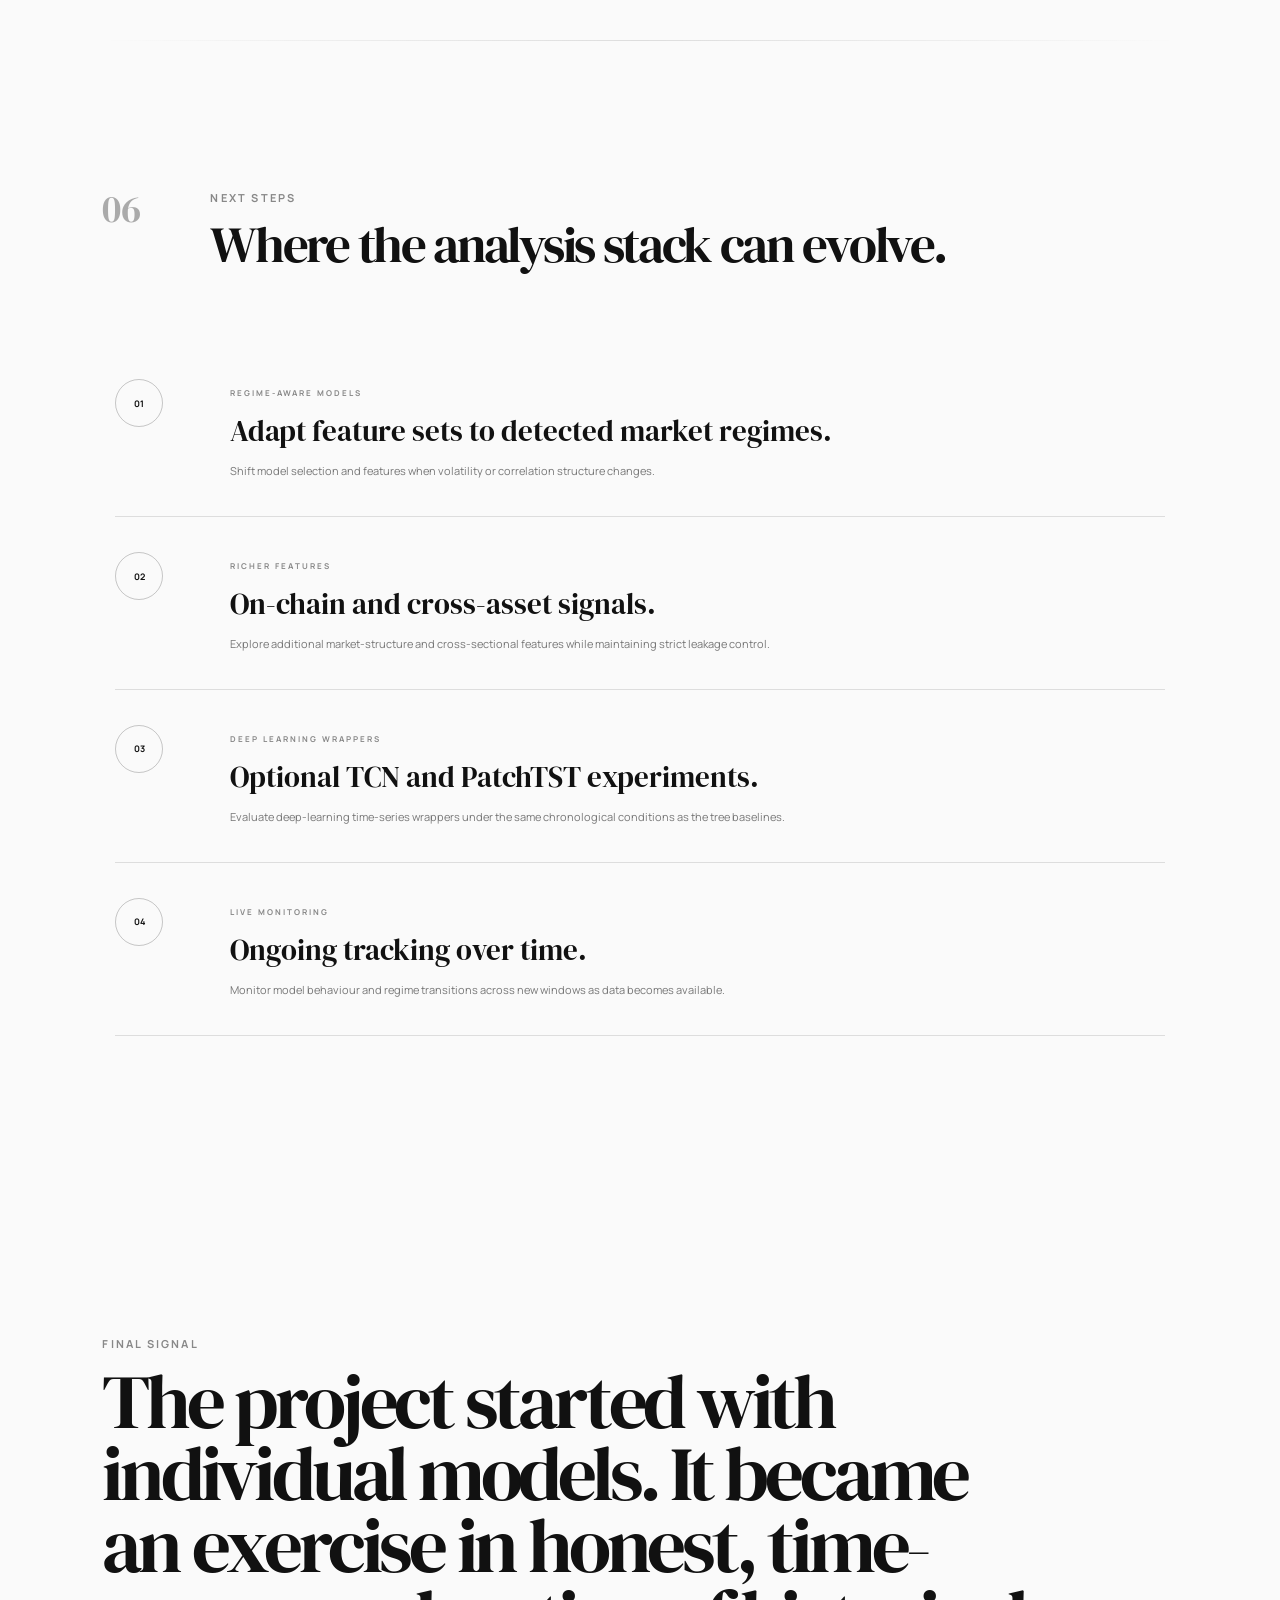
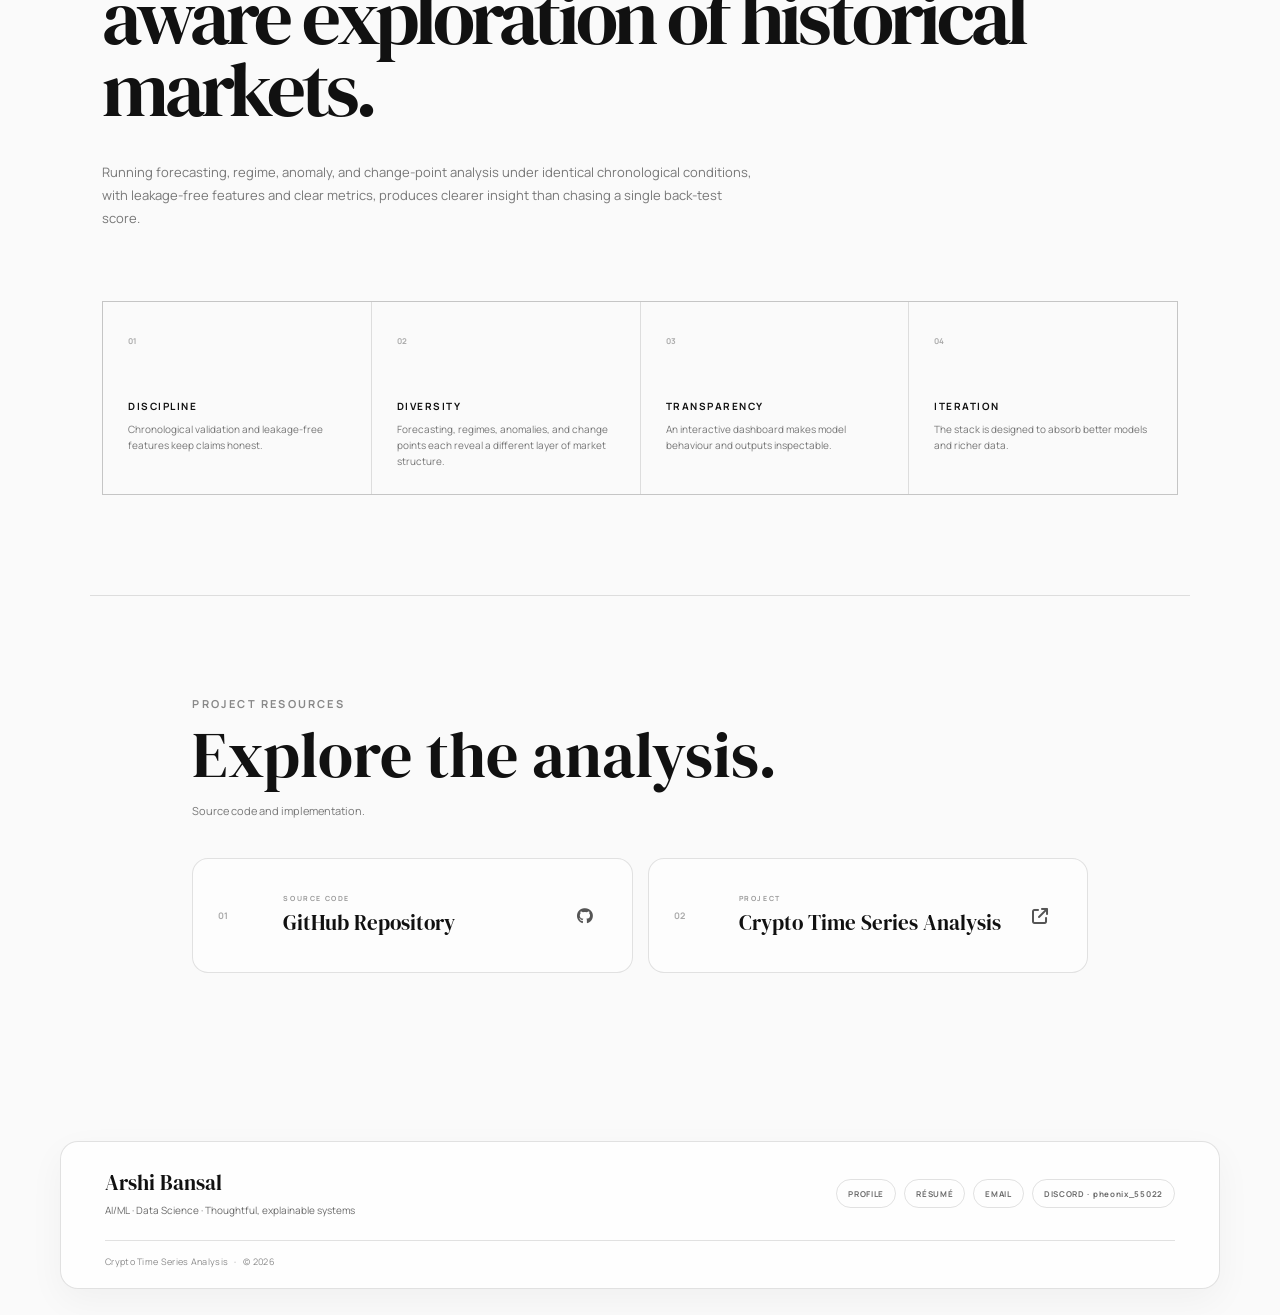
<file: Projects/crypto_timeseries.html>
<!doctype html>
<html lang="en">
  <head>
    <meta charset="UTF-8" />
    <meta name="viewport" content="width=device-width, initial-scale=1.0" />
    <meta
      name="description"
      content="Historical Bitcoin time series analytics: feature engineering, LightGBM and CatBoost forecasting replay, GMM/HMM market regimes, Isolation Forest anomalies, and CUSUM change points."
    />
    <meta name="author" content="Arshi Bansal" />
    <meta name="theme-color" content="#fafafa" />
    <link
      rel="canonical"
      href="https://arshibansal.github.io/Personal_Portfolio/Projects/crypto_timeseries.html"
    />
    <meta property="og:type" content="article" />
    <meta
      property="og:title"
      content="Crypto Time Series Analysis | Arshi Bansal"
    />
    <meta
      property="og:url"
      content="https://arshibansal.github.io/Personal_Portfolio/Projects/crypto_timeseries.html"
    />
    <meta
      property="og:image"
      content="https://arshibansal.github.io/Personal_Portfolio/assets/profile.jpg"
    />
    <meta
      property="og:description"
      content="Historical Bitcoin time series analytics: forecasting, market regimes, anomalies, and change points."
    />
    <meta name="twitter:card" content="summary_large_image" />
    <meta name="twitter:title" content="Crypto Time Series Analysis | Arshi Bansal" />
    <meta
      name="twitter:description"
      content="Historical Bitcoin time series analytics: forecasting, market regimes, anomalies, and change points."
    />
    <title>Crypto Time Series Analysis | Arshi Bansal</title>

    <link rel="icon" href="../assets/favicon-normal.png" />
    <link rel="stylesheet" href="projectstyle.css" />
    <link rel="preconnect" href="https://fonts.googleapis.com" />
    <link rel="preconnect" href="https://fonts.gstatic.com" crossorigin />
    <link
      href="https://fonts.googleapis.com/css2?family=DM+Serif+Display&family=Manrope:wght@400;500;600;700;800&display=swap"
      rel="stylesheet"
    />
    <link
      rel="stylesheet"
      href="https://cdnjs.cloudflare.com/ajax/libs/font-awesome/6.5.2/css/all.min.css"
    />
  </head>

  <body>
    <!-- Network background -->
    <canvas id="network-bg" aria-hidden="true"></canvas>

    <!-- Scroll progress -->
    <div class="page-progress">
      <div class="page-progress-bar"></div>
    </div>

    <!-- RIGHT NAVBAR -->
    <nav class="right-navbar" aria-label="Project sections">
      <div class="nav-track"></div>
      <ul class="nav-links">
        <li><a href="#origin" class="nav-item">01</a></li>
        <li><a href="#data" class="nav-item">02</a></li>
        <li><a href="#approach" class="nav-item">03</a></li>
        <li><a href="#insights" class="nav-item">04</a></li>
        <li><a href="#limitations" class="nav-item">05</a></li>
        <li><a href="#future" class="nav-item">06</a></li>
        <li><a href="#takeaways" class="nav-item">07</a></li>
      </ul>
    </nav>

    <!-- HERO -->
    <header class="project-hero" id="top">
      <div class="hero-grid">
        <div class="hero-index">
          <span>PROJECT / 01</span>
          <span>PYTHON · ML · TIME SERIES · STREAMLIT · FORECASTING</span>
        </div>

        <div class="hero-main">
          <div class="hero-eyebrow reveal">CRYPTO TIME SERIES ANALYSIS</div>

          <h1 class="hero-title reveal">
            Historical Bitcoin markets.
            <span>Explored with rigor.</span>
          </h1>

          <p class="hero-description reveal">
            A research-led time series project that combines data preparation,
            feature engineering, forecasting replay, market-regime inference,
            anomaly detection, and change-point analysis around historical BTC
            market data, exposed through an interactive Streamlit dashboard.
          </p>

            <div class="hero-meta reveal">
            <div class="hero-meta-item">
              <span class="meta-label">DOMAIN</span>
              <strong>Cryptocurrency Analytics</strong>
            </div>
            <div class="hero-meta-item">
              <span class="meta-label">CORE</span>
              <strong>Time Series Forecasting</strong>
            </div>
            <div class="hero-meta-item">
              <span class="meta-label">MODELS</span>
              <strong>LightGBM · CatBoost · GMM · HMM</strong>
            </div>
            <div class="hero-meta-item">
              <span class="meta-label">STACK</span>
              <strong>Python · PySpark · Streamlit</strong>
            </div>
          </div>
        </div>

        <div class="hero-side reveal">
          <div class="signal-orbit">
            <div class="orbit-ring orbit-ring-one"></div>
            <div class="orbit-ring orbit-ring-two"></div>
            <div class="orbit-core">
              <span>01</span>
              <small>FORECAST</small>
            </div>
            <span class="orbit-node node-one">TS</span>
            <span class="orbit-node node-two">REGIME</span>
            <span class="orbit-node node-three">ANOMALY</span>
          </div>
        </div>
      </div>

      <div class="hero-bottom reveal">
        <span>DATA · FEATURES · DASHBOARD</span>
        <a href="../index.html" class="portfolio-return">
          PORTFOLIO
          <i class="fa-solid fa-arrow-up-right-from-square"></i>
        </a>
        <a href="#origin" class="scroll-cue">
          EXPLORE
          <i class="fa-solid fa-arrow-down"></i>
        </a>
      </div>
    </header>

    <!-- 01 — ORIGIN -->
    <section class="project-section origin-section" id="origin">
      <div class="section-header reveal">
        <div class="section-number">01</div>
        <div>
          <span class="section-label">THE QUESTION</span>
          <h2 class="section-title">
            Can historical Bitcoin market structure be dissected beyond price
            alone using disciplined time-series methods?
          </h2>
        </div>
      </div>

      <div class="story-content">
        <div class="story-lead reveal">
          Price is only one signal. Volume, returns, volatility, and regime
          shifts together tell the fuller story.
        </div>

        <div class="story-copy reveal">
          <p>
            Bitcoin time series carry rich structure in returns, volume, and
            rolling risk. Without a consistent analysis loop, it is difficult to
            separate signal from noise or to compare forecasting approaches
            fairly.
          </p>
          <p>
            Crypto Time Series Analysis was built to run raw OHLCV data through
            a chronological pipeline — audit, feature engineering, modelling,
            and evaluation — and surface the results through an interactive
            dashboard covering forecasts, regimes, anomalies, and change
            points.
          </p>
        </div>

        <div class="story-highlight reveal">
          <span class="highlight-mark">THESIS</span>
          <p>
            A transparent, leakage-free chronological pipeline reveals whether
            model complexity delivers real gains over baselines on historical
            crypto market behavior.
          </p>
        </div>
      </div>
    </section>

    <!-- 02 — DATA -->
    <section class="project-section" id="data">
      <div class="section-header reveal">
        <div class="section-number">02</div>
        <div>
          <span class="section-label">DATA</span>
          <h2 class="section-title">
            Historical OHLCV data and engineered time-series features.
          </h2>
        </div>
      </div>

      <div class="story-content">
        <div class="story-lead reveal">
          The pipeline respects the flow of time at every stage.
        </div>

        <div class="data-grid">
          <article class="data-card reveal">
            <span class="data-index">01</span>
            <div class="data-icon">
              <i class="fa-solid fa-chart-line"></i>
            </div>
            <h3>Raw OHLCV Series</h3>
            <p>
              Historical Bitcoin price, volume, and candle data ingested and
              standardized into cleaned Parquet datasets with audit metadata.
            </p>
          </article>

          <article class="data-card reveal">
            <span class="data-index">02</span>
            <div class="data-icon">
              <i class="fa-solid fa-microchip"></i>
            </div>
            <h3>Engineered Features</h3>
            <p>
              Returns, volume, rolling volatility, and market-structure features
              built across 7, 14, 30, and 60-bar windows with return lags.
            </p>
          </article>

          <article class="data-card reveal">
            <span class="data-index">03</span>
            <div class="data-icon">
              <i class="fa-solid fa-shield-halved"></i>
            </div>
            <h3>Chronological Splits</h3>
            <p>
              A 70 / 15 / 15 train-validation-test split keeps later
              observations out of training, with trailing rows purged so target
              labels never cross partition boundaries.
            </p>
          </article>
        </div>
      </div>

      <div class="metric-panel reveal">
        <div class="metric-intro">
          <span>DATA VIEW</span>
          <p>
            Four notebook stages take raw observations to prepared datasets,
            model artifacts, scores, and research figures.
          </p>
        </div>

        <div class="metrics-grid">
          <div class="metric-card">
            <span class="metric-label">NOTEBOOK STAGES</span>
            <strong class="data-value" data-count="4">0</strong>
            <small>pipeline → features → models → evaluation</small>
          </div>
          <div class="metric-card">
            <span class="metric-label">FEATURE WINDOWS</span>
            <strong>4</strong>
            <small>7, 14, 30, and 60 bars</small>
          </div>
          <div class="metric-card">
            <span class="metric-label">SPLIT</span>
            <strong>70 / 15 / 15</strong>
            <small>chronological train / validation / test</small>
          </div>
        </div>
      </div>
    </section>

    <!-- 03 — APPROACH -->
    <section class="project-section" id="approach">
      <div class="section-header reveal">
        <div class="section-number">03</div>
        <div>
          <span class="section-label">APPROACH</span>
          <h2 class="section-title">
            From raw OHLCV to comparable forecasts and regime views.
          </h2>
        </div>
      </div>

      <div class="architecture-flow reveal">
        <div class="architecture-node">
          <span class="architecture-index">01</span>
          <i class="fa-solid fa-database"></i>
          <h3>Market Data</h3>
          <p>Historical OHLCV and engineered time-series features.</p>
        </div>
        <div class="architecture-connector"><span></span></div>
        <div class="architecture-node">
          <span class="architecture-index">02</span>
          <i class="fa-solid fa-brain"></i>
          <h3>Forecasting Models</h3>
          <p>LightGBM and CatBoost replayed over chronological windows.</p>
        </div>
        <div class="architecture-connector"><span></span></div>
        <div class="architecture-node">
          <span class="architecture-index">03</span>
          <i class="fa-solid fa-scale-balanced"></i>
          <h3>Regime &amp; Anomaly</h3>
          <p>GMM / HMM regimes, Isolation Forest scores, CUSUM change points.</p>
        </div>
        <div class="architecture-connector"><span></span></div>
        <div class="architecture-node">
          <span class="architecture-index">04</span>
          <i class="fa-solid fa-chart-simple"></i>
          <h3>Dashboard</h3>
          <p>Interactive Streamlit exploration of data, forecasts, and states.</p>
        </div>
      </div>

      <div class="pipeline reveal">
        <div class="pipeline-line"></div>
        <div class="pipeline-step">
          <span>INPUT</span><strong>OHLCV</strong>
        </div>
        <div class="pipeline-step">
          <span>FEATURES</span><strong>NO LEAKAGE</strong>
        </div>
        <div class="pipeline-step">
          <span>TRAIN</span><strong>LGBM · CATBOOST</strong>
        </div>
        <div class="pipeline-step">
          <span>EVALUATE</span><strong>CHRONOLOGICAL</strong>
        </div>
        <div class="pipeline-step">
          <span>VIEW</span><strong>DASHBOARD</strong>
        </div>
      </div>

      <div class="engineering-grid" style="margin-top: 80px">
        <article class="engineering-card reveal">
          <span>01</span>
          <i class="fa-solid fa-code"></i>
          <h3>Leakage-Free Design</h3>
          <p>
            Every feature uses only data available at prediction time. Targets
            are strictly shifted so no future information enters training.
          </p>
        </article>
        <article class="engineering-card reveal">
          <span>02</span>
          <i class="fa-solid fa-layer-group"></i>
          <h3>Chronological Evaluation</h3>
          <p>
            MAE, RMSE, and sMAPE are reported consistently under time-ordered
            splits, with walk-forward testing for robust assessment.
          </p>
        </article>
        <article class="engineering-card reveal">
          <span>03</span>
          <i class="fa-solid fa-chart-line"></i>
          <h3>Interactive Dashboard</h3>
          <p>
            A Streamlit application brings data quality, forecasts, volatility,
            regimes, anomalies, and change points into one explorable view.
          </p>
        </article>
      </div>
    </section>

    <!-- 04 — KEY INSIGHTS -->
    <section class="project-section" id="insights">
      <div class="section-header reveal">
        <div class="section-number">04</div>
        <div>
          <span class="section-label">KEY INSIGHTS</span>
          <h2 class="section-title">
            What disciplined time-series analysis reveals.
          </h2>
        </div>
      </div>

      <figure class="insight-visual reveal">
        <img
          src="../assets/project-visuals/crypto-timeseries.svg"
          alt="Illustration of Bitcoin price, rolling volatility, and an inferred market-regime view."
          loading="lazy"
          width="1200"
          height="640"
        />
        <figcaption>Conceptual project illustration; curves are not actual market data.</figcaption>
      </figure>

      <div class="evaluation-grid">
        <div class="evaluation-copy reveal">
          <span class="section-label">RESULTS</span>
          <h3>Forecasting is an exploratory loop, not a signal to trade.</h3>
          <p>
            Historical replay shows how LightGBM and CatBoost behave against
            baselines over a fixed window, while regime and anomaly outputs
            help characterize market states rather than predict them.
          </p>
        </div>

        <div class="evaluation-metrics">
          <div class="evaluation-item reveal">
            <span>01</span>
            <strong>FOUR-STAGE PIPELINE</strong>
            <p>
              Audit and clean, engineer features, fit and compare models, then
              evaluate and export — each stage reproducible from source.
            </p>
          </div>
          <div class="evaluation-item reveal">
            <span>02</span>
            <strong>REGIME INFERENCE</strong>
            <p>
              Gaussian Mixture and Hidden Markov models surface inferred market
              states and transition probabilities across the selected window.
            </p>
          </div>
          <div class="evaluation-item reveal">
            <span>03</span>
            <strong>ANOMALY &amp; CHANGE POINTS</strong>
            <p>
              Isolation Forest scores flag unusual observations, and CUSUM
              timestamps mark structural breaks alongside price and volatility.
            </p>
          </div>
          <div class="evaluation-item reveal">
            <span>04</span>
            <strong>CLEAR METRICS</strong>
            <p>
              MAE, RMSE, and sMAPE are reported consistently across forecasting
              experiments, interpreted together rather than in isolation.
            </p>
          </div>
          <div class="evaluation-item reveal">
            <span>05</span>
            <strong>INTERACTIVE EXPLORATION</strong>
            <p>
              The Streamlit dashboard lets users inspect datasets, feature
              distributions, model replay, volatility, regimes, and anomalies.
            </p>
          </div>
        </div>
      </div>
    </section>

    <!-- 05 — LIMITATIONS -->
    <section class="project-section" id="limitations">
      <div class="section-header reveal">
        <div class="section-number">05</div>
        <div>
          <span class="section-label">LIMITATIONS</span>
          <h2 class="section-title">
            Where time-series market analysis remains constrained.
          </h2>
        </div>
      </div>

      <div class="limitations-grid">
        <article class="limitation-card reveal">
          <span>01</span>
          <h3>Market Regime Shifts</h3>
          <p>
            Models fitted on past regimes can degrade when volatility,
            correlation, or liquidity conditions change abruptly.
          </p>
        </article>
        <article class="limitation-card reveal">
          <span>02</span>
          <h3>Low Signal-to-Noise</h3>
          <p>
            Short-horizon returns are inherently noisy, and forecasting
            advantage over strong baselines is often modest.
          </p>
        </article>
        <article class="limitation-card reveal">
          <span>03</span>
          <h3>Historical Replay Only</h3>
          <p>
            Forecasting replays saved models over past windows. It is not a
            forward forecast, holdout evaluation, or live trading signal.
          </p>
        </article>
        <article class="limitation-card reveal">
          <span>04</span>
          <h3>Data &amp; Artifact Constraints</h3>
          <p>
            Prepared Parquet data and model artifacts are generated locally and
            are not bundled; they must be provisioned separately for deployment.
          </p>
        </article>
      </div>

      <div class="story-highlight reveal">
        <span class="highlight-mark">IMPORTANT</span>
        <p>
          Historical relationships do not guarantee future behavior. Nothing in
          this project is investment, trading, or financial advice.
        </p>
      </div>
    </section>

    <!-- 06 — NEXT STEPS -->
    <section class="project-section" id="future">
      <div class="section-header reveal">
        <div class="section-number">06</div>
        <div>
          <span class="section-label">NEXT STEPS</span>
          <h2 class="section-title">Where the analysis stack can evolve.</h2>
        </div>
      </div>

      <div class="roadmap">
        <div class="roadmap-item reveal">
          <div class="roadmap-index">01</div>
          <div>
            <span>REGIME-AWARE MODELS</span>
            <h3>Adapt feature sets to detected market regimes.</h3>
            <p>
              Shift model selection and features when volatility or correlation
              structure changes.
            </p>
          </div>
        </div>
        <div class="roadmap-item reveal">
          <div class="roadmap-index">02</div>
          <div>
            <span>RICHER FEATURES</span>
            <h3>On-chain and cross-asset signals.</h3>
            <p>
              Explore additional market-structure and cross-sectional features
              while maintaining strict leakage control.
            </p>
          </div>
        </div>
        <div class="roadmap-item reveal">
          <div class="roadmap-index">03</div>
          <div>
            <span>DEEP LEARNING WRAPPERS</span>
            <h3>Optional TCN and PatchTST experiments.</h3>
            <p>
              Evaluate deep-learning time-series wrappers under the same
              chronological conditions as the tree baselines.
            </p>
          </div>
        </div>
        <div class="roadmap-item reveal">
          <div class="roadmap-index">04</div>
          <div>
            <span>LIVE MONITORING</span>
            <h3>Ongoing tracking over time.</h3>
            <p>
              Monitor model behaviour and regime transitions across new windows
              as data becomes available.
            </p>
          </div>
        </div>
      </div>
    </section>

    <!-- FINAL TAKEAWAY -->
    <section class="project-section final-section" id="takeaways">
      <div class="takeaways-content reveal">
        <span class="section-label">FINAL SIGNAL</span>
        <h2>
          The project started with individual models. It became an exercise in
          honest, time-aware exploration of historical markets.
        </h2>
        <p>
          Running forecasting, regime, anomaly, and change-point analysis under
          identical chronological conditions, with leakage-free features and
          clear metrics, produces clearer insight than chasing a single
          back-test score.
        </p>
      </div>

      <div class="takeaway-grid">
        <div class="takeaway-card reveal">
          <span>01</span>
          <strong>DISCIPLINE</strong>
          <p>
            Chronological validation and leakage-free features keep claims
            honest.
          </p>
        </div>
        <div class="takeaway-card reveal">
          <span>02</span>
          <strong>DIVERSITY</strong>
          <p>
            Forecasting, regimes, anomalies, and change points each reveal a
            different layer of market structure.
          </p>
        </div>
        <div class="takeaway-card reveal">
          <span>03</span>
          <strong>TRANSPARENCY</strong>
          <p>
            An interactive dashboard makes model behaviour and outputs
            inspectable.
          </p>
        </div>
        <div class="takeaway-card reveal">
          <span>04</span>
          <strong>ITERATION</strong>
          <p>
            The stack is designed to absorb better models and richer data.
          </p>
        </div>
      </div>
    </section>

    <!-- PROJECT RESOURCES -->
    <section class="project-resources reveal">
      <div class="resources-heading">
        <span class="section-label">PROJECT RESOURCES</span>
        <h2>Explore the analysis.</h2>
        <p>Source code and implementation.</p>
      </div>

      <div class="project-links">
        <a
          class="project-link"
          href="https://github.com/ArshiBansal/Crypto_TimeSeries_Analysis"
          target="_blank"
          rel="noopener noreferrer"
        >
          <span class="project-link-index">01</span>
          <span class="project-link-content">
            <small>SOURCE CODE</small>
            <strong>GitHub Repository</strong>
          </span>
          <i class="fa-brands fa-github"></i>
        </a>

        <a
          class="project-link"
          href="https://github.com/ArshiBansal/Crypto_TimeSeries_Analysis"
          target="_blank"
          rel="noopener noreferrer"
        >
          <span class="project-link-index">02</span>
          <span class="project-link-content">
            <small>PROJECT</small>
            <strong>Crypto Time Series Analysis</strong>
          </span>
          <i class="fa-solid fa-arrow-up-right-from-square"></i>
        </a>
      </div>
    </section>

    <!-- FOOTER -->
    <footer class="footer-interesting reveal">
      <div class="footer-simple">
        <div class="footer-simple-copy">
          <a class="footer-name" href="../index.html">Arshi Bansal</a>
          <p>AI/ML · Data Science · Thoughtful, explainable systems</p>
        </div>
        <nav class="project-footer-actions" aria-label="Connect with Arshi">
          <a href="../index.html#about">PROFILE</a>
          <a href="../assets/resume.pdf">RÉSUMÉ</a>
          <a href="mailto:arshi122022@gmail.com">EMAIL</a>
          <a href="https://discord.com/app" target="_blank" rel="noopener noreferrer" title="Discord: pheonix_55022">DISCORD · pheonix_55022</a>
        </nav>
      </div>
      <div class="footer-meta">
        Crypto Time Series Analysis <span>·</span> ©
        <span id="year"></span>
      </div>
    </footer>

    <script src="projectscript.js"></script>
  </body>
</html>
</file>
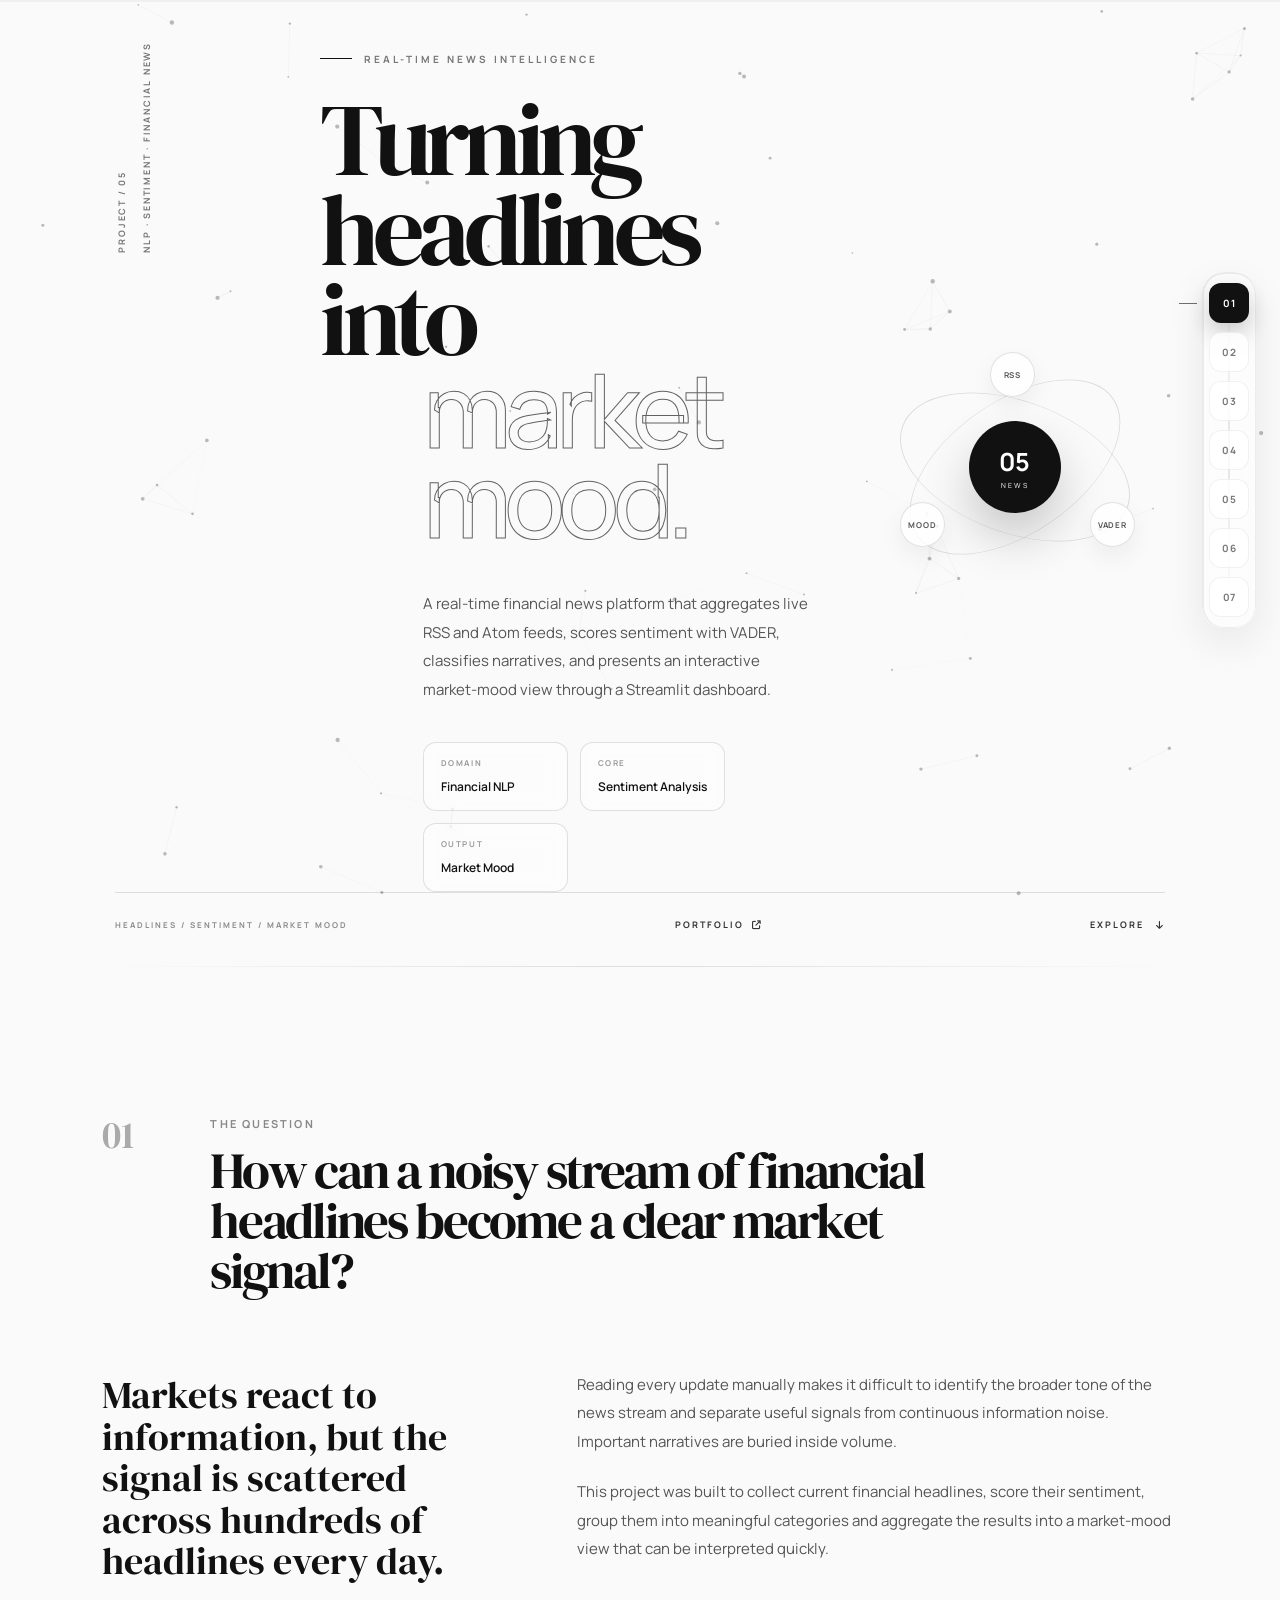
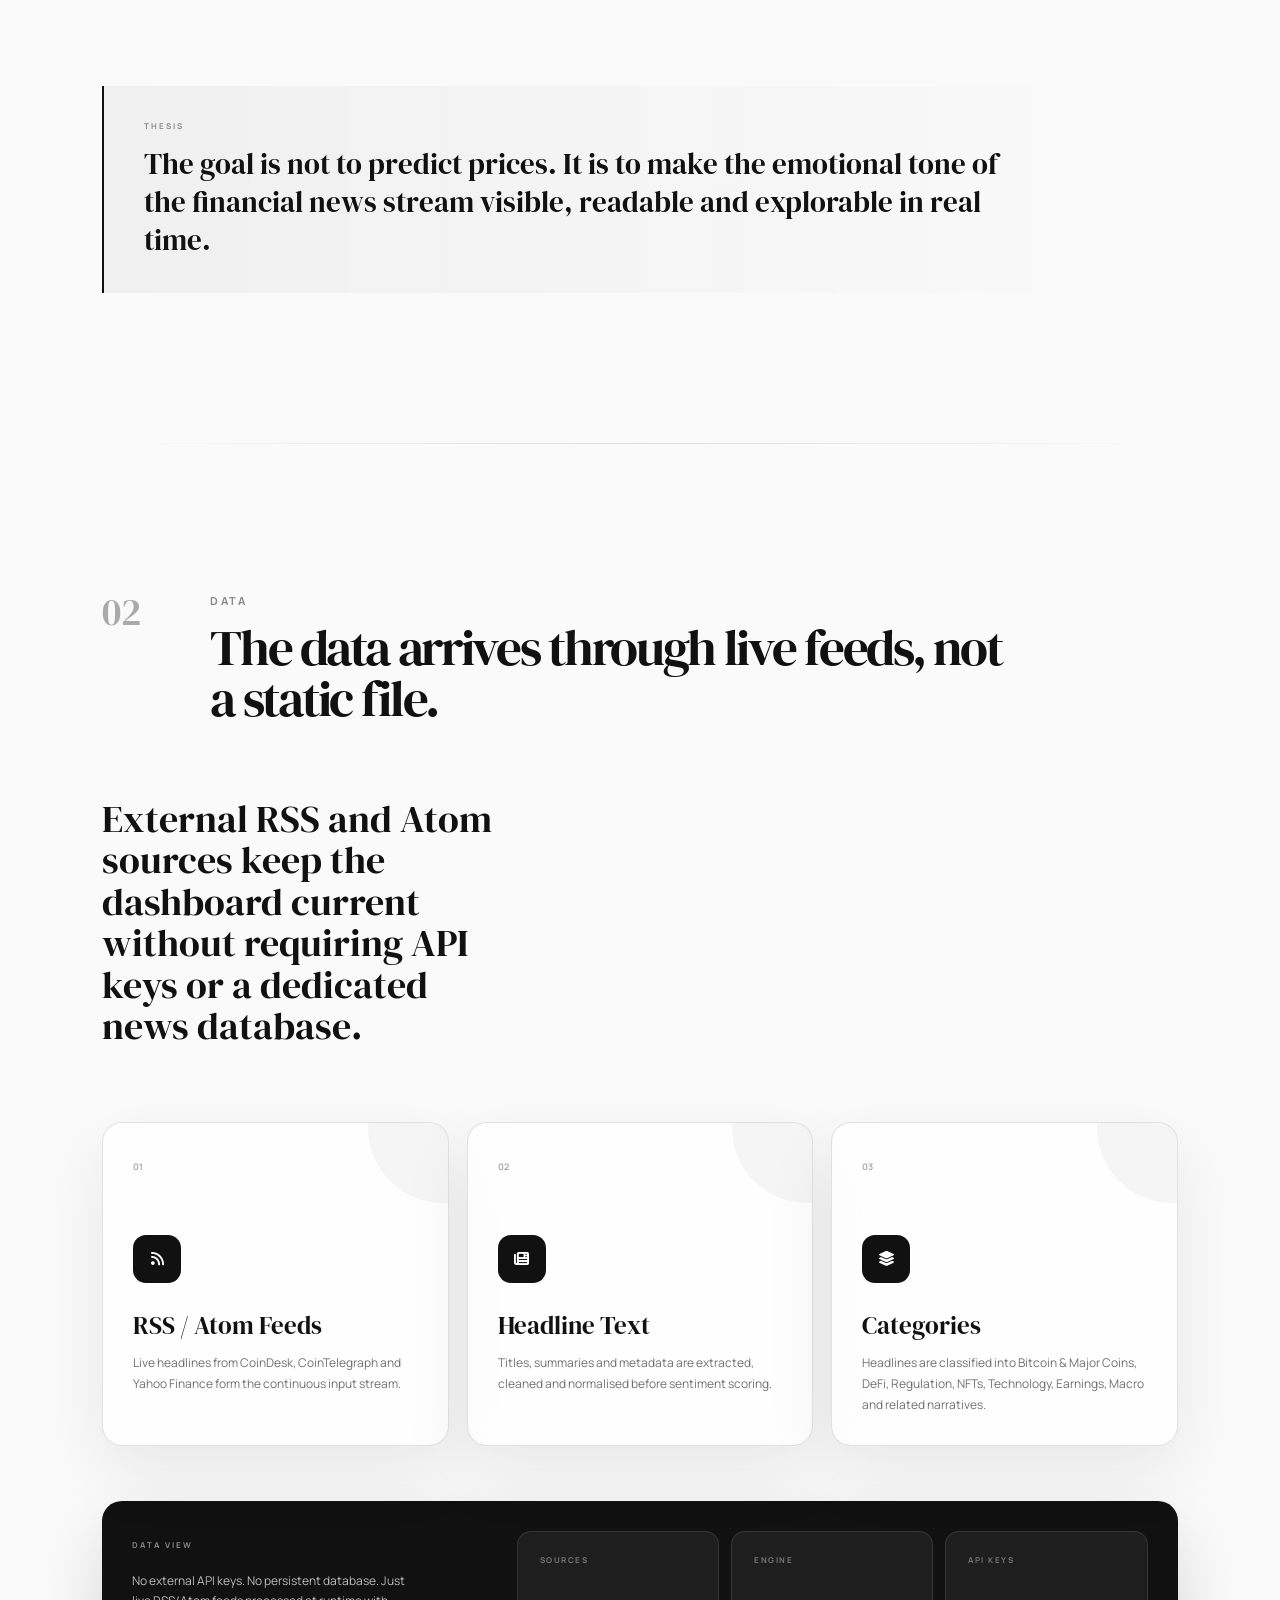
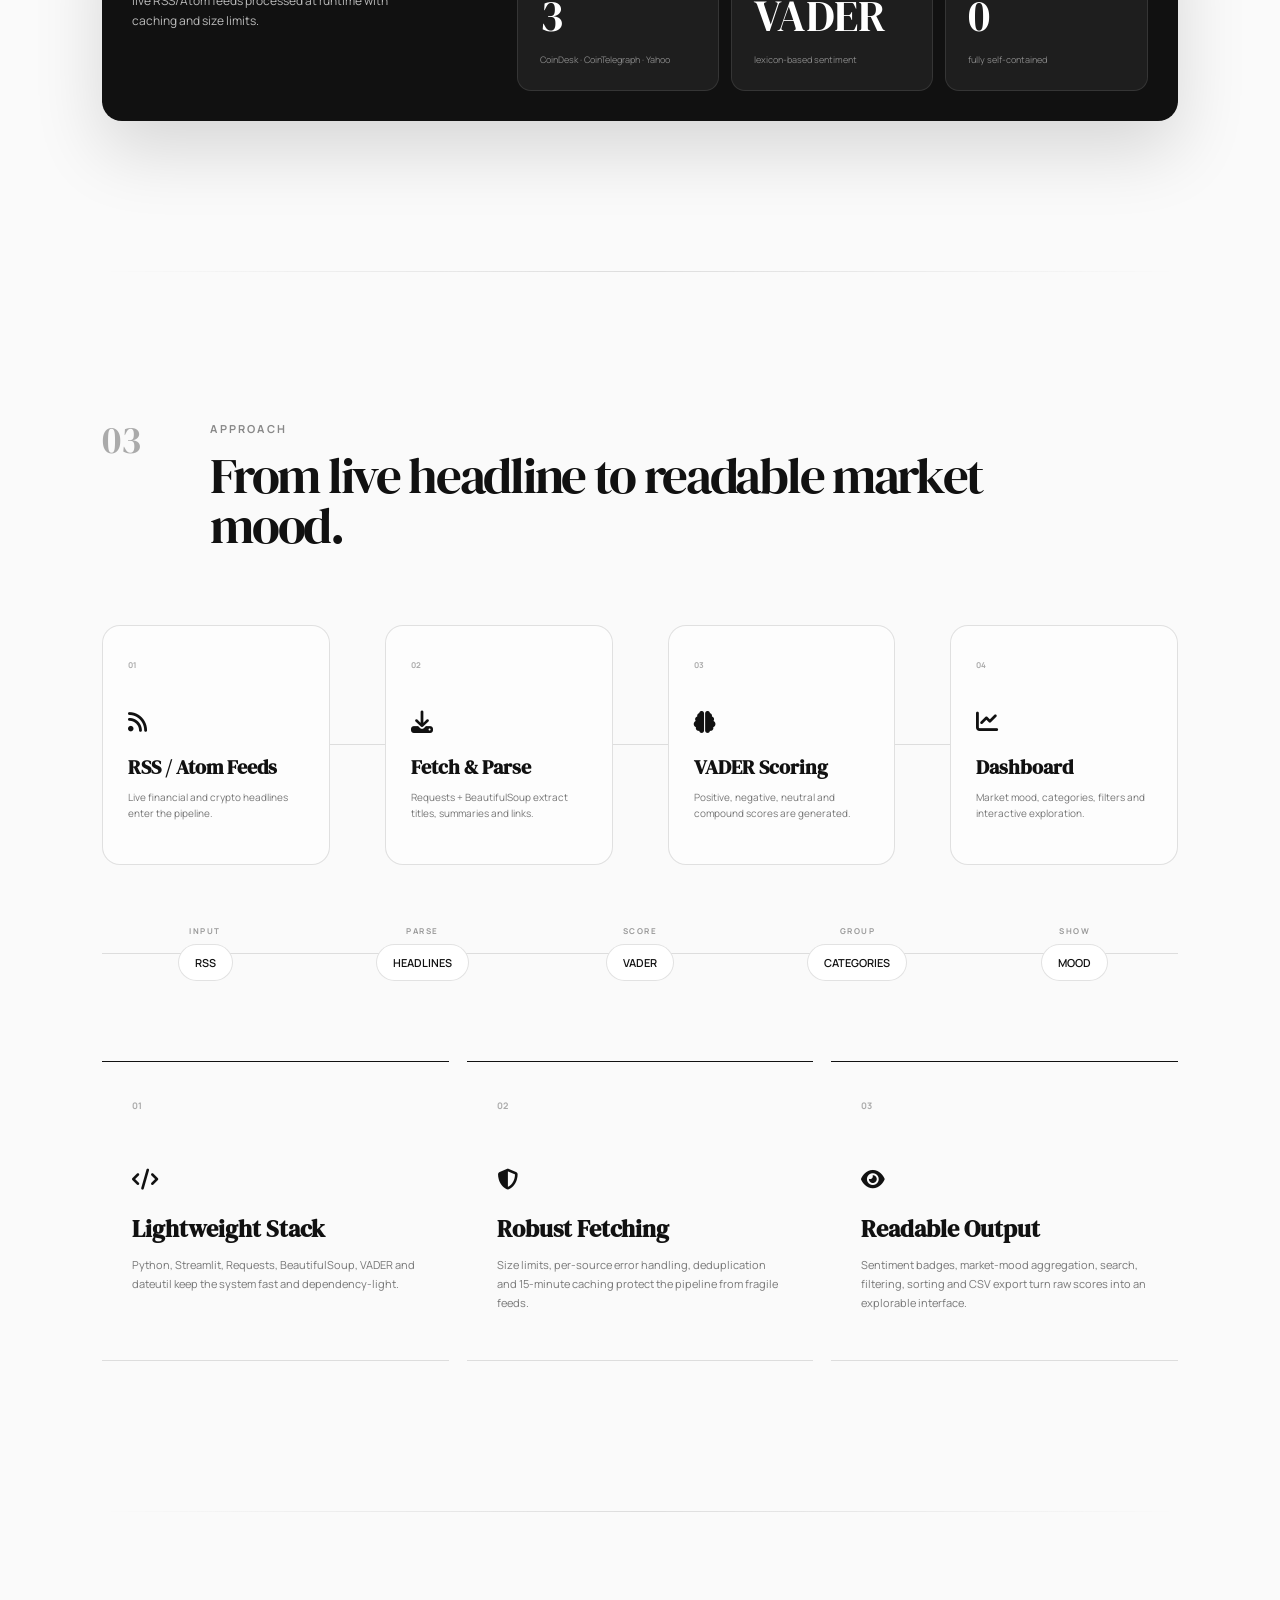
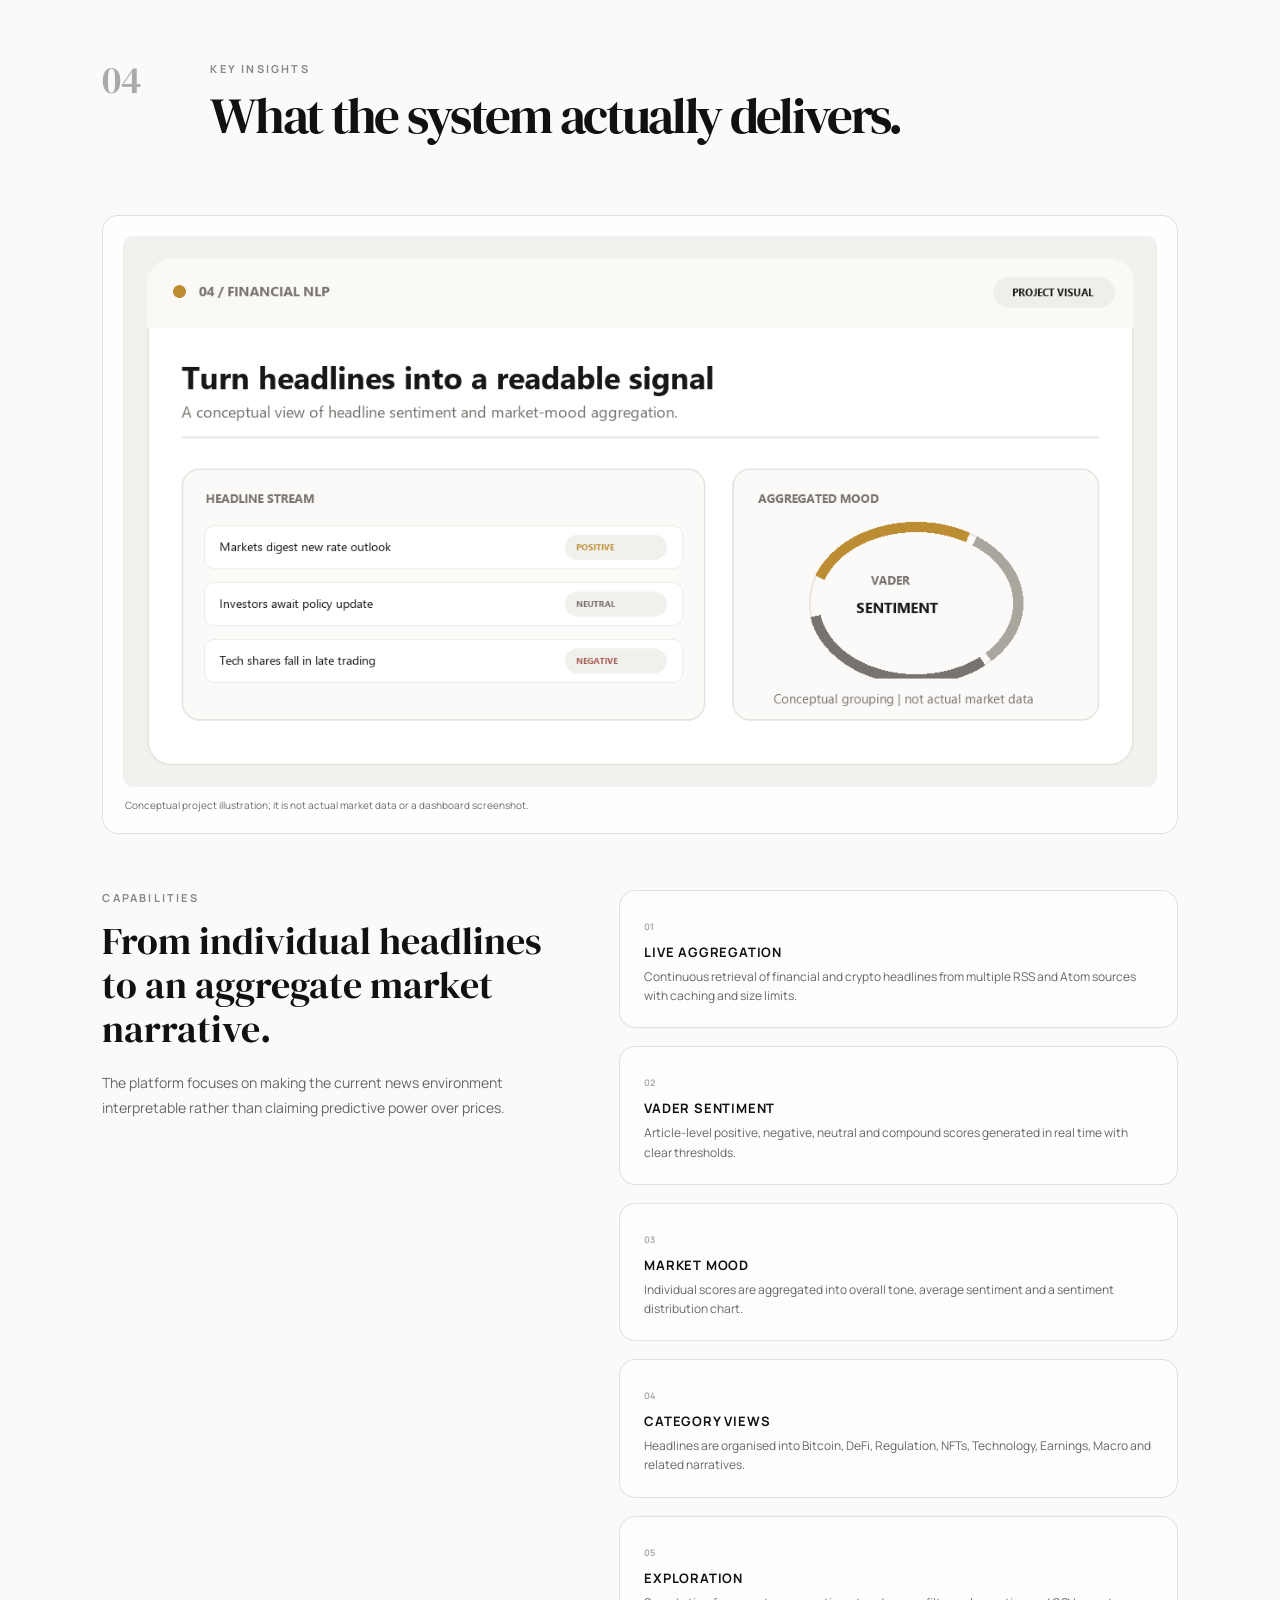
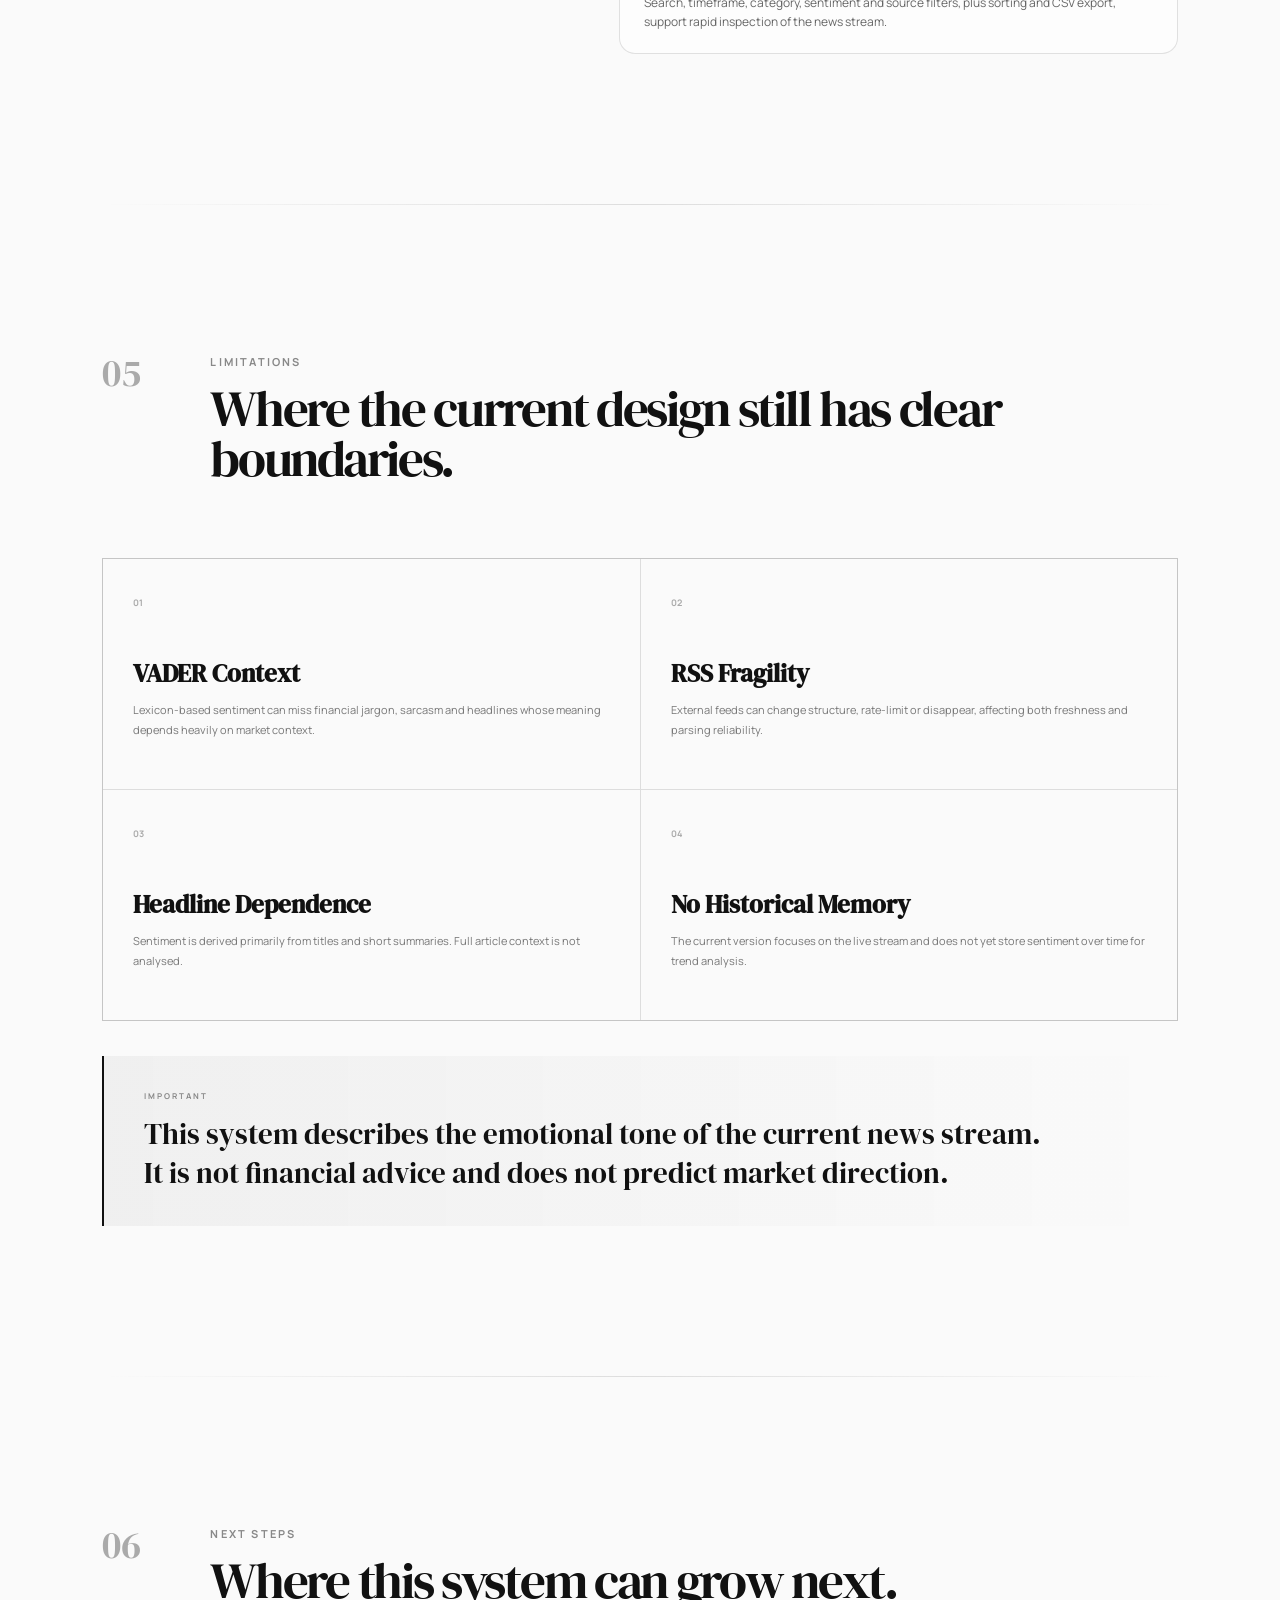
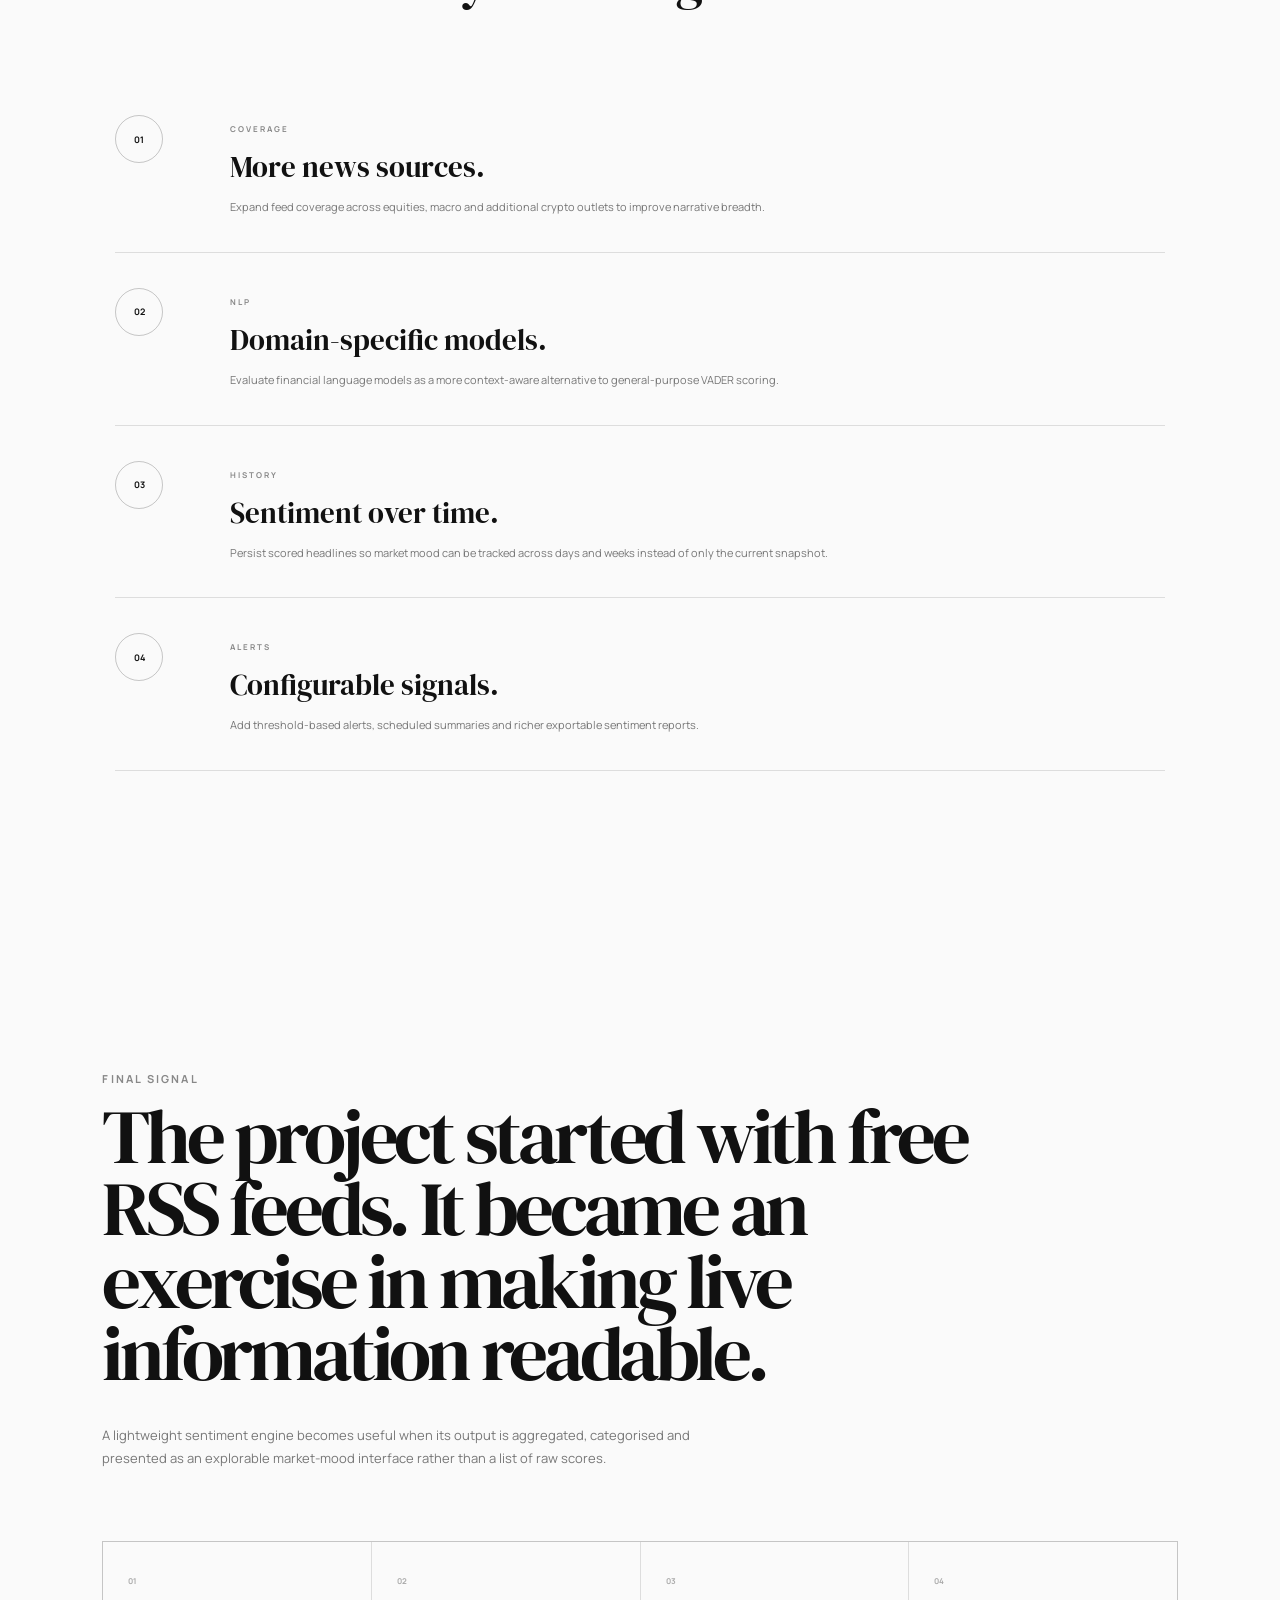
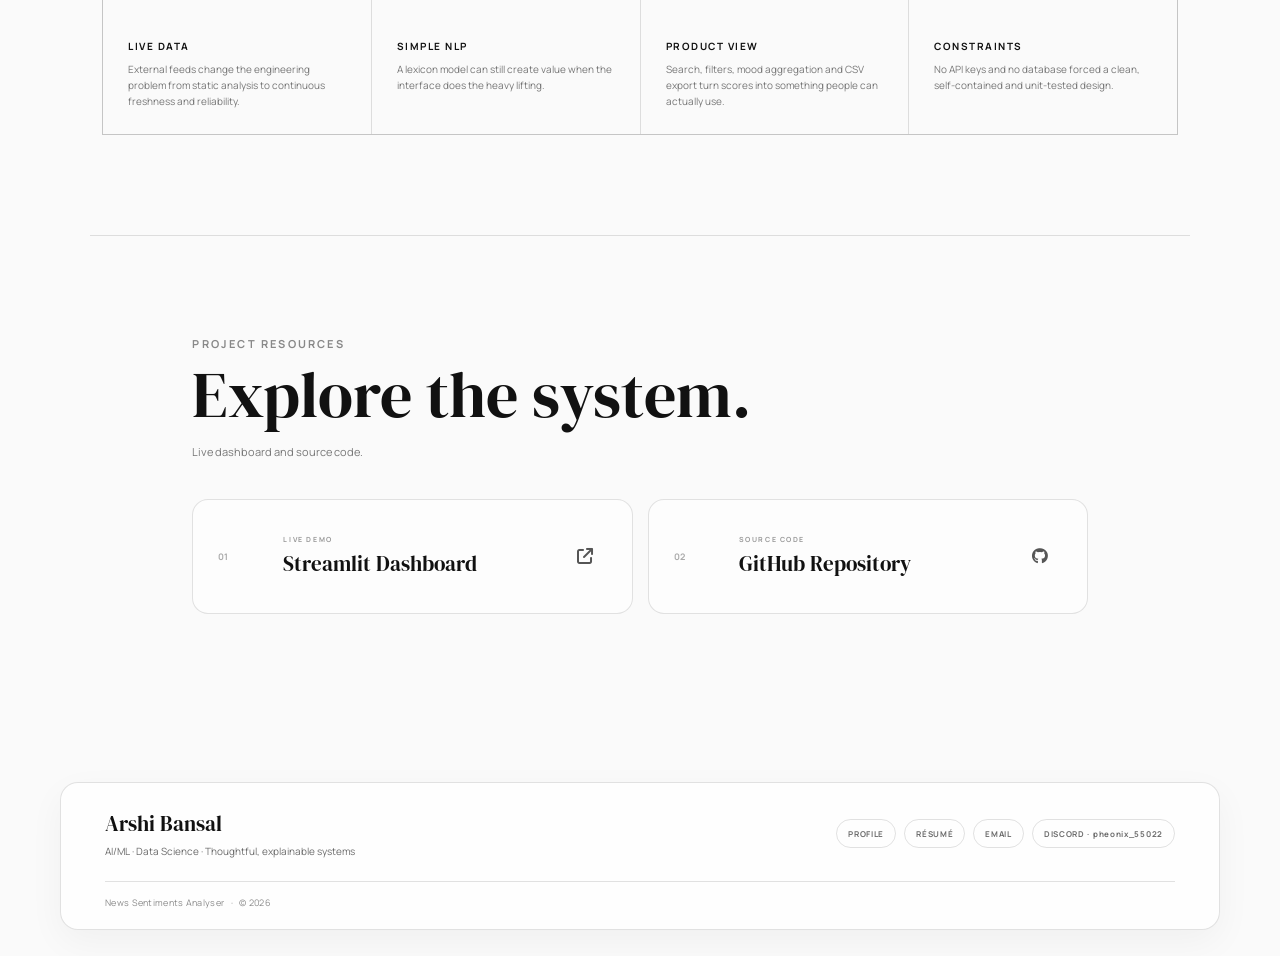
<file: Projects/News_Sentiments_Analyzer.html>
<!doctype html>
<html lang="en">
  <head>
    <meta charset="UTF-8" />
    <meta name="viewport" content="width=device-width, initial-scale=1.0" />
    <meta
      name="description"
      content="Financial news sentiment analysis using RSS aggregation, VADER NLP, and a Streamlit dashboard for cryptocurrency and equity headlines."
    />
    <meta name="author" content="Arshi Bansal" />
    <meta name="theme-color" content="#fafafa" />
    <link
      rel="canonical"
      href="https://arshibansal.github.io/Personal_Portfolio/Projects/News_Setiments_Analyzer.html"
    />
    <meta property="og:type" content="article" />
    <meta
      property="og:title"
      content="News Pulse | Financial News Sentiment Analysis | Arshi Bansal"
    />
    <meta
      property="og:url"
      content="https://arshibansal.github.io/Personal_Portfolio/Projects/News_Setiments_Analyzer.html"
    />
    <meta
      property="og:image"
      content="https://arshibansal.github.io/Personal_Portfolio/assets/profile.jpg"
    />
    <meta
      property="og:description"
      content="Financial news sentiment analysis using RSS aggregation, VADER NLP, and a Streamlit dashboard for cryptocurrency and equity headlines."
    />
    <meta name="twitter:card" content="summary_large_image" />
    <meta
      name="twitter:title"
      content="News Pulse | Financial News Sentiment Analysis | Arshi Bansal"
    />
    <meta
      name="twitter:description"
      content="Financial news sentiment analysis using RSS aggregation, VADER NLP, and a Streamlit dashboard for cryptocurrency and equity headlines."
    />
    <title>Financial News Sentiment Analysis | Arshi Bansal</title>

    <link rel="icon" href="../assets/favicon-normal.png" />
    <link rel="stylesheet" href="projectstyle.css" />
    <link rel="preconnect" href="https://fonts.googleapis.com" />
    <link rel="preconnect" href="https://fonts.gstatic.com" crossorigin />
    <link
      href="https://fonts.googleapis.com/css2?family=DM+Serif+Display&family=Manrope:wght@400;500;600;700;800&display=swap"
      rel="stylesheet"
    />
    <link
      rel="stylesheet"
      href="https://cdnjs.cloudflare.com/ajax/libs/font-awesome/6.5.2/css/all.min.css"
    />
  </head>

  <body>
    <!-- Network background -->
    <canvas id="network-bg" aria-hidden="true"></canvas>

    <!-- Scroll progress -->
    <div class="page-progress">
      <div class="page-progress-bar"></div>
    </div>

    <!-- RIGHT NAVBAR -->
    <nav class="right-navbar" aria-label="Project sections">
      <div class="nav-track"></div>
      <ul class="nav-links">
        <li><a href="#origin" class="nav-item">01</a></li>
        <li><a href="#data" class="nav-item">02</a></li>
        <li><a href="#approach" class="nav-item">03</a></li>
        <li><a href="#insights" class="nav-item">04</a></li>
        <li><a href="#limitations" class="nav-item">05</a></li>
        <li><a href="#future" class="nav-item">06</a></li>
        <li><a href="#takeaways" class="nav-item">07</a></li>
      </ul>
    </nav>

    <!-- HERO -->
    <header class="project-hero" id="top">
      <div class="hero-grid">
        <div class="hero-index">
          <span>PROJECT / 05</span>
          <span>NLP · SENTIMENT · FINANCIAL NEWS</span>
        </div>

        <div class="hero-main">
          <div class="hero-eyebrow reveal">REAL-TIME NEWS INTELLIGENCE</div>

          <h1 class="hero-title reveal">
            Turning headlines into
            <span>market mood.</span>
          </h1>

          <p class="hero-description reveal">
            A real-time financial news platform that aggregates live RSS and
            Atom feeds, scores sentiment with VADER, classifies narratives, and
            presents an interactive market-mood view through a Streamlit
            dashboard.
          </p>

          <div class="hero-meta reveal">
            <div class="hero-meta-item">
              <span class="meta-label">DOMAIN</span>
              <strong>Financial NLP</strong>
            </div>
            <div class="hero-meta-item">
              <span class="meta-label">CORE</span>
              <strong>Sentiment Analysis</strong>
            </div>
            <div class="hero-meta-item">
              <span class="meta-label">OUTPUT</span>
              <strong>Market Mood</strong>
            </div>
          </div>
        </div>

        <div class="hero-side reveal">
          <div class="signal-orbit">
            <div class="orbit-ring orbit-ring-one"></div>
            <div class="orbit-ring orbit-ring-two"></div>
            <div class="orbit-core">
              <span>05</span>
              <small>NEWS</small>
            </div>
            <span class="orbit-node node-one">RSS</span>
            <span class="orbit-node node-two">VADER</span>
            <span class="orbit-node node-three">MOOD</span>
          </div>
        </div>
      </div>

      <div class="hero-bottom reveal">
        <span>HEADLINES / SENTIMENT / MARKET MOOD</span>
        <a href="../index.html" class="portfolio-return">
          PORTFOLIO
          <i class="fa-solid fa-arrow-up-right-from-square"></i>
        </a>
        <a href="#origin" class="scroll-cue">
          EXPLORE
          <i class="fa-solid fa-arrow-down"></i>
        </a>
      </div>
    </header>

    <!-- 01 — ORIGIN -->
    <section class="project-section origin-section" id="origin">
      <div class="section-header reveal">
        <div class="section-number">01</div>
        <div>
          <span class="section-label">THE QUESTION</span>
          <h2 class="section-title">
            How can a noisy stream of financial headlines become a clear market
            signal?
          </h2>
        </div>
      </div>

      <div class="story-content">
        <div class="story-lead reveal">
          Markets react to information, but the signal is scattered across
          hundreds of headlines every day.
        </div>

        <div class="story-copy reveal">
          <p>
            Reading every update manually makes it difficult to identify the
            broader tone of the news stream and separate useful signals from
            continuous information noise. Important narratives are buried inside
            volume.
          </p>
          <p>
            This project was built to collect current financial headlines, score
            their sentiment, group them into meaningful categories and aggregate
            the results into a market-mood view that can be interpreted quickly.
          </p>
        </div>

        <div class="story-highlight reveal">
          <span class="highlight-mark">THESIS</span>
          <p>
            The goal is not to predict prices. It is to make the emotional tone
            of the financial news stream visible, readable and explorable in
            real time.
          </p>
        </div>
      </div>
    </section>

    <!-- 02 — DATA -->
    <section class="project-section" id="data">
      <div class="section-header reveal">
        <div class="section-number">02</div>
        <div>
          <span class="section-label">DATA</span>
          <h2 class="section-title">
            The data arrives through live feeds, not a static file.
          </h2>
        </div>
      </div>

      <div class="story-content">
        <div class="story-lead reveal">
          External RSS and Atom sources keep the dashboard current without
          requiring API keys or a dedicated news database.
        </div>

        <div class="data-grid">
          <article class="data-card reveal">
            <span class="data-index">01</span>
            <div class="data-icon">
              <i class="fa-solid fa-rss"></i>
            </div>
            <h3>RSS / Atom Feeds</h3>
            <p>
              Live headlines from CoinDesk, CoinTelegraph and Yahoo Finance form
              the continuous input stream.
            </p>
          </article>

          <article class="data-card reveal">
            <span class="data-index">02</span>
            <div class="data-icon">
              <i class="fa-solid fa-newspaper"></i>
            </div>
            <h3>Headline Text</h3>
            <p>
              Titles, summaries and metadata are extracted, cleaned and
              normalised before sentiment scoring.
            </p>
          </article>

          <article class="data-card reveal">
            <span class="data-index">03</span>
            <div class="data-icon">
              <i class="fa-solid fa-layer-group"></i>
            </div>
            <h3>Categories</h3>
            <p>
              Headlines are classified into Bitcoin & Major Coins, DeFi,
              Regulation, NFTs, Technology, Earnings, Macro and related
              narratives.
            </p>
          </article>
        </div>
      </div>

      <div class="metric-panel reveal">
        <div class="metric-intro">
          <span>DATA VIEW</span>
          <p>
            No external API keys. No persistent database. Just live RSS/Atom
            feeds processed at runtime with caching and size limits.
          </p>
        </div>

        <div class="metrics-grid">
          <div class="metric-card">
            <span class="metric-label">SOURCES</span>
            <strong class="data-value" data-count="3">0</strong>
            <small>CoinDesk · CoinTelegraph · Yahoo</small>
          </div>
          <div class="metric-card">
            <span class="metric-label">ENGINE</span>
            <strong>VADER</strong>
            <small>lexicon-based sentiment</small>
          </div>
          <div class="metric-card">
            <span class="metric-label">API KEYS</span>
            <strong class="data-value" data-count="0">0</strong>
            <small>fully self-contained</small>
          </div>
        </div>
      </div>
    </section>

    <!-- 03 — APPROACH -->
    <section class="project-section" id="approach">
      <div class="section-header reveal">
        <div class="section-number">03</div>
        <div>
          <span class="section-label">APPROACH</span>
          <h2 class="section-title">
            From live headline to readable market mood.
          </h2>
        </div>
      </div>

      <div class="architecture-flow reveal">
        <div class="architecture-node">
          <span class="architecture-index">01</span>
          <i class="fa-solid fa-rss"></i>
          <h3>RSS / Atom Feeds</h3>
          <p>Live financial and crypto headlines enter the pipeline.</p>
        </div>
        <div class="architecture-connector"><span></span></div>
        <div class="architecture-node">
          <span class="architecture-index">02</span>
          <i class="fa-solid fa-download"></i>
          <h3>Fetch & Parse</h3>
          <p>Requests + BeautifulSoup extract titles, summaries and links.</p>
        </div>
        <div class="architecture-connector"><span></span></div>
        <div class="architecture-node">
          <span class="architecture-index">03</span>
          <i class="fa-solid fa-brain"></i>
          <h3>VADER Scoring</h3>
          <p>Positive, negative, neutral and compound scores are generated.</p>
        </div>
        <div class="architecture-connector"><span></span></div>
        <div class="architecture-node">
          <span class="architecture-index">04</span>
          <i class="fa-solid fa-chart-line"></i>
          <h3>Dashboard</h3>
          <p>Market mood, categories, filters and interactive exploration.</p>
        </div>
      </div>

      <div class="pipeline reveal">
        <div class="pipeline-line"></div>
        <div class="pipeline-step"><span>INPUT</span><strong>RSS</strong></div>
        <div class="pipeline-step">
          <span>PARSE</span><strong>HEADLINES</strong>
        </div>
        <div class="pipeline-step">
          <span>SCORE</span><strong>VADER</strong>
        </div>
        <div class="pipeline-step">
          <span>GROUP</span><strong>CATEGORIES</strong>
        </div>
        <div class="pipeline-step"><span>SHOW</span><strong>MOOD</strong></div>
      </div>

      <div class="engineering-grid" style="margin-top: 80px">
        <article class="engineering-card reveal">
          <span>01</span>
          <i class="fa-solid fa-code"></i>
          <h3>Lightweight Stack</h3>
          <p>
            Python, Streamlit, Requests, BeautifulSoup, VADER and dateutil keep
            the system fast and dependency-light.
          </p>
        </article>
        <article class="engineering-card reveal">
          <span>02</span>
          <i class="fa-solid fa-shield-halved"></i>
          <h3>Robust Fetching</h3>
          <p>
            Size limits, per-source error handling, deduplication and 15-minute
            caching protect the pipeline from fragile feeds.
          </p>
        </article>
        <article class="engineering-card reveal">
          <span>03</span>
          <i class="fa-solid fa-eye"></i>
          <h3>Readable Output</h3>
          <p>
            Sentiment badges, market-mood aggregation, search, filtering,
            sorting and CSV export turn raw scores into an explorable interface.
          </p>
        </article>
      </div>
    </section>

    <!-- 04 — KEY INSIGHTS -->
    <section class="project-section" id="insights">
      <div class="section-header reveal">
        <div class="section-number">04</div>
        <div>
          <span class="section-label">KEY INSIGHTS</span>
          <h2 class="section-title">What the system actually delivers.</h2>
        </div>
      </div>

      <figure class="insight-visual reveal">
        <img
          src="../assets/project-visuals/news-sentiment.png"
          alt="Illustration of financial headlines grouped by sentiment and summarized as market mood."
          loading="lazy"
          width="1200"
          height="640"
        />
        <figcaption>Conceptual project illustration; it is not actual market data or a dashboard screenshot.</figcaption>
      </figure>

      <div class="evaluation-grid">
        <div class="evaluation-copy reveal">
          <span class="section-label">CAPABILITIES</span>
          <h3>From individual headlines to an aggregate market narrative.</h3>
          <p>
            The platform focuses on making the current news environment
            interpretable rather than claiming predictive power over prices.
          </p>
        </div>

        <div class="evaluation-metrics">
          <div class="evaluation-item reveal">
            <span>01</span>
            <strong>LIVE AGGREGATION</strong>
            <p>
              Continuous retrieval of financial and crypto headlines from
              multiple RSS and Atom sources with caching and size limits.
            </p>
          </div>
          <div class="evaluation-item reveal">
            <span>02</span>
            <strong>VADER SENTIMENT</strong>
            <p>
              Article-level positive, negative, neutral and compound scores
              generated in real time with clear thresholds.
            </p>
          </div>
          <div class="evaluation-item reveal">
            <span>03</span>
            <strong>MARKET MOOD</strong>
            <p>
              Individual scores are aggregated into overall tone, average
              sentiment and a sentiment distribution chart.
            </p>
          </div>
          <div class="evaluation-item reveal">
            <span>04</span>
            <strong>CATEGORY VIEWS</strong>
            <p>
              Headlines are organised into Bitcoin, DeFi, Regulation, NFTs,
              Technology, Earnings, Macro and related narratives.
            </p>
          </div>
          <div class="evaluation-item reveal">
            <span>05</span>
            <strong>EXPLORATION</strong>
            <p>
              Search, timeframe, category, sentiment and source filters, plus
              sorting and CSV export, support rapid inspection of the news
              stream.
            </p>
          </div>
        </div>
      </div>
    </section>

    <!-- 05 — LIMITATIONS -->
    <section class="project-section" id="limitations">
      <div class="section-header reveal">
        <div class="section-number">05</div>
        <div>
          <span class="section-label">LIMITATIONS</span>
          <h2 class="section-title">
            Where the current design still has clear boundaries.
          </h2>
        </div>
      </div>

      <div class="limitations-grid">
        <article class="limitation-card reveal">
          <span>01</span>
          <h3>VADER Context</h3>
          <p>
            Lexicon-based sentiment can miss financial jargon, sarcasm and
            headlines whose meaning depends heavily on market context.
          </p>
        </article>
        <article class="limitation-card reveal">
          <span>02</span>
          <h3>RSS Fragility</h3>
          <p>
            External feeds can change structure, rate-limit or disappear,
            affecting both freshness and parsing reliability.
          </p>
        </article>
        <article class="limitation-card reveal">
          <span>03</span>
          <h3>Headline Dependence</h3>
          <p>
            Sentiment is derived primarily from titles and short summaries. Full
            article context is not analysed.
          </p>
        </article>
        <article class="limitation-card reveal">
          <span>04</span>
          <h3>No Historical Memory</h3>
          <p>
            The current version focuses on the live stream and does not yet
            store sentiment over time for trend analysis.
          </p>
        </article>
      </div>

      <div class="story-highlight reveal">
        <span class="highlight-mark">IMPORTANT</span>
        <p>
          This system describes the emotional tone of the current news stream.
          It is not financial advice and does not predict market direction.
        </p>
      </div>
    </section>

    <!-- 06 — NEXT STEPS -->
    <section class="project-section" id="future">
      <div class="section-header reveal">
        <div class="section-number">06</div>
        <div>
          <span class="section-label">NEXT STEPS</span>
          <h2 class="section-title">Where this system can grow next.</h2>
        </div>
      </div>

      <div class="roadmap">
        <div class="roadmap-item reveal">
          <div class="roadmap-index">01</div>
          <div>
            <span>COVERAGE</span>
            <h3>More news sources.</h3>
            <p>
              Expand feed coverage across equities, macro and additional crypto
              outlets to improve narrative breadth.
            </p>
          </div>
        </div>
        <div class="roadmap-item reveal">
          <div class="roadmap-index">02</div>
          <div>
            <span>NLP</span>
            <h3>Domain-specific models.</h3>
            <p>
              Evaluate financial language models as a more context-aware
              alternative to general-purpose VADER scoring.
            </p>
          </div>
        </div>
        <div class="roadmap-item reveal">
          <div class="roadmap-index">03</div>
          <div>
            <span>HISTORY</span>
            <h3>Sentiment over time.</h3>
            <p>
              Persist scored headlines so market mood can be tracked across days
              and weeks instead of only the current snapshot.
            </p>
          </div>
        </div>
        <div class="roadmap-item reveal">
          <div class="roadmap-index">04</div>
          <div>
            <span>ALERTS</span>
            <h3>Configurable signals.</h3>
            <p>
              Add threshold-based alerts, scheduled summaries and richer
              exportable sentiment reports.
            </p>
          </div>
        </div>
      </div>
    </section>

    <!-- FINAL TAKEAWAY -->
    <section class="project-section final-section" id="takeaways">
      <div class="takeaways-content reveal">
        <span class="section-label">FINAL SIGNAL</span>
        <h2>
          The project started with free RSS feeds. It became an exercise in
          making live information readable.
        </h2>
        <p>
          A lightweight sentiment engine becomes useful when its output is
          aggregated, categorised and presented as an explorable market-mood
          interface rather than a list of raw scores.
        </p>
      </div>

      <div class="takeaway-grid">
        <div class="takeaway-card reveal">
          <span>01</span>
          <strong>LIVE DATA</strong>
          <p>
            External feeds change the engineering problem from static analysis
            to continuous freshness and reliability.
          </p>
        </div>
        <div class="takeaway-card reveal">
          <span>02</span>
          <strong>SIMPLE NLP</strong>
          <p>
            A lexicon model can still create value when the interface does the
            heavy lifting.
          </p>
        </div>
        <div class="takeaway-card reveal">
          <span>03</span>
          <strong>PRODUCT VIEW</strong>
          <p>
            Search, filters, mood aggregation and CSV export turn scores into
            something people can actually use.
          </p>
        </div>
        <div class="takeaway-card reveal">
          <span>04</span>
          <strong>CONSTRAINTS</strong>
          <p>
            No API keys and no database forced a clean, self-contained and
            unit-tested design.
          </p>
        </div>
      </div>
    </section>

    <!-- PROJECT RESOURCES -->
    <section class="project-resources reveal">
      <div class="resources-heading">
        <span class="section-label">PROJECT RESOURCES</span>
        <h2>Explore the system.</h2>
        <p>Live dashboard and source code.</p>
      </div>

      <div class="project-links">
        <a
          class="project-link"
          href="https://stocksnews.streamlit.app/"
          target="_blank"
          rel="noopener noreferrer"
        >
          <span class="project-link-index">01</span>
          <span class="project-link-content">
            <small>LIVE DEMO</small>
            <strong>Streamlit Dashboard</strong>
          </span>
          <i class="fa-solid fa-arrow-up-right-from-square"></i>
        </a>

        <a
          class="project-link"
          href="https://github.com/ArshiBansal/NEWS_SENTIMENTS_ANALYSER"
          target="_blank"
          rel="noopener noreferrer"
        >
          <span class="project-link-index">02</span>
          <span class="project-link-content">
            <small>SOURCE CODE</small>
            <strong>GitHub Repository</strong>
          </span>
          <i class="fa-brands fa-github"></i>
        </a>
      </div>
    </section>

    <!-- FOOTER -->
    <footer class="footer-interesting reveal">
      <div class="footer-simple">
        <div class="footer-simple-copy">
          <a class="footer-name" href="../index.html">Arshi Bansal</a>
          <p>AI/ML · Data Science · Thoughtful, explainable systems</p>
        </div>
        <nav class="project-footer-actions" aria-label="Connect with Arshi">
          <a href="../index.html#about">PROFILE</a>
          <a href="../assets/resume.pdf">RÉSUMÉ</a>
          <a href="mailto:arshi122022@gmail.com">EMAIL</a>
          <a href="https://discord.com/app" target="_blank" rel="noopener noreferrer" title="Discord: pheonix_55022">DISCORD · pheonix_55022</a>
        </nav>
      </div>
      <div class="footer-meta">
        News Sentiments Analyser <span>·</span> © <span id="year"></span>
      </div>
    </footer>

    <script src="projectscript.js"></script>
  </body>
</html>
</file>
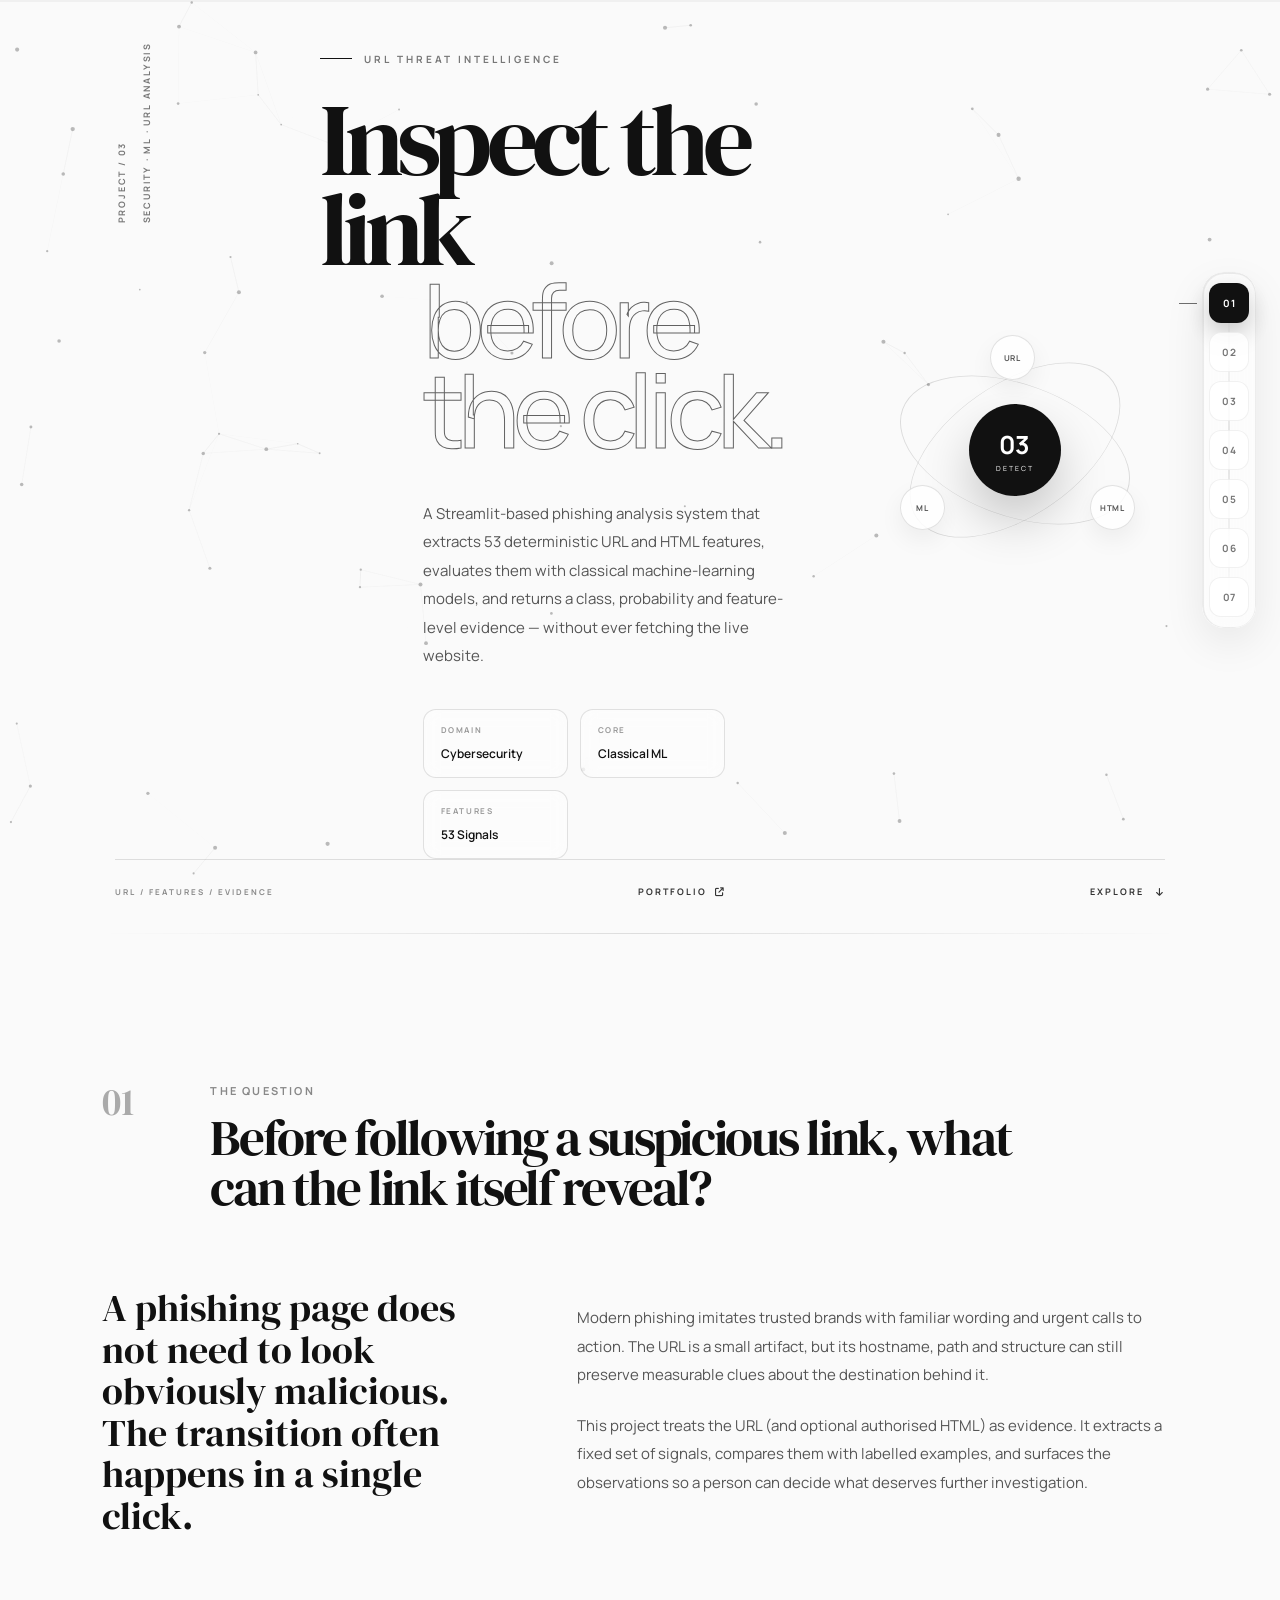
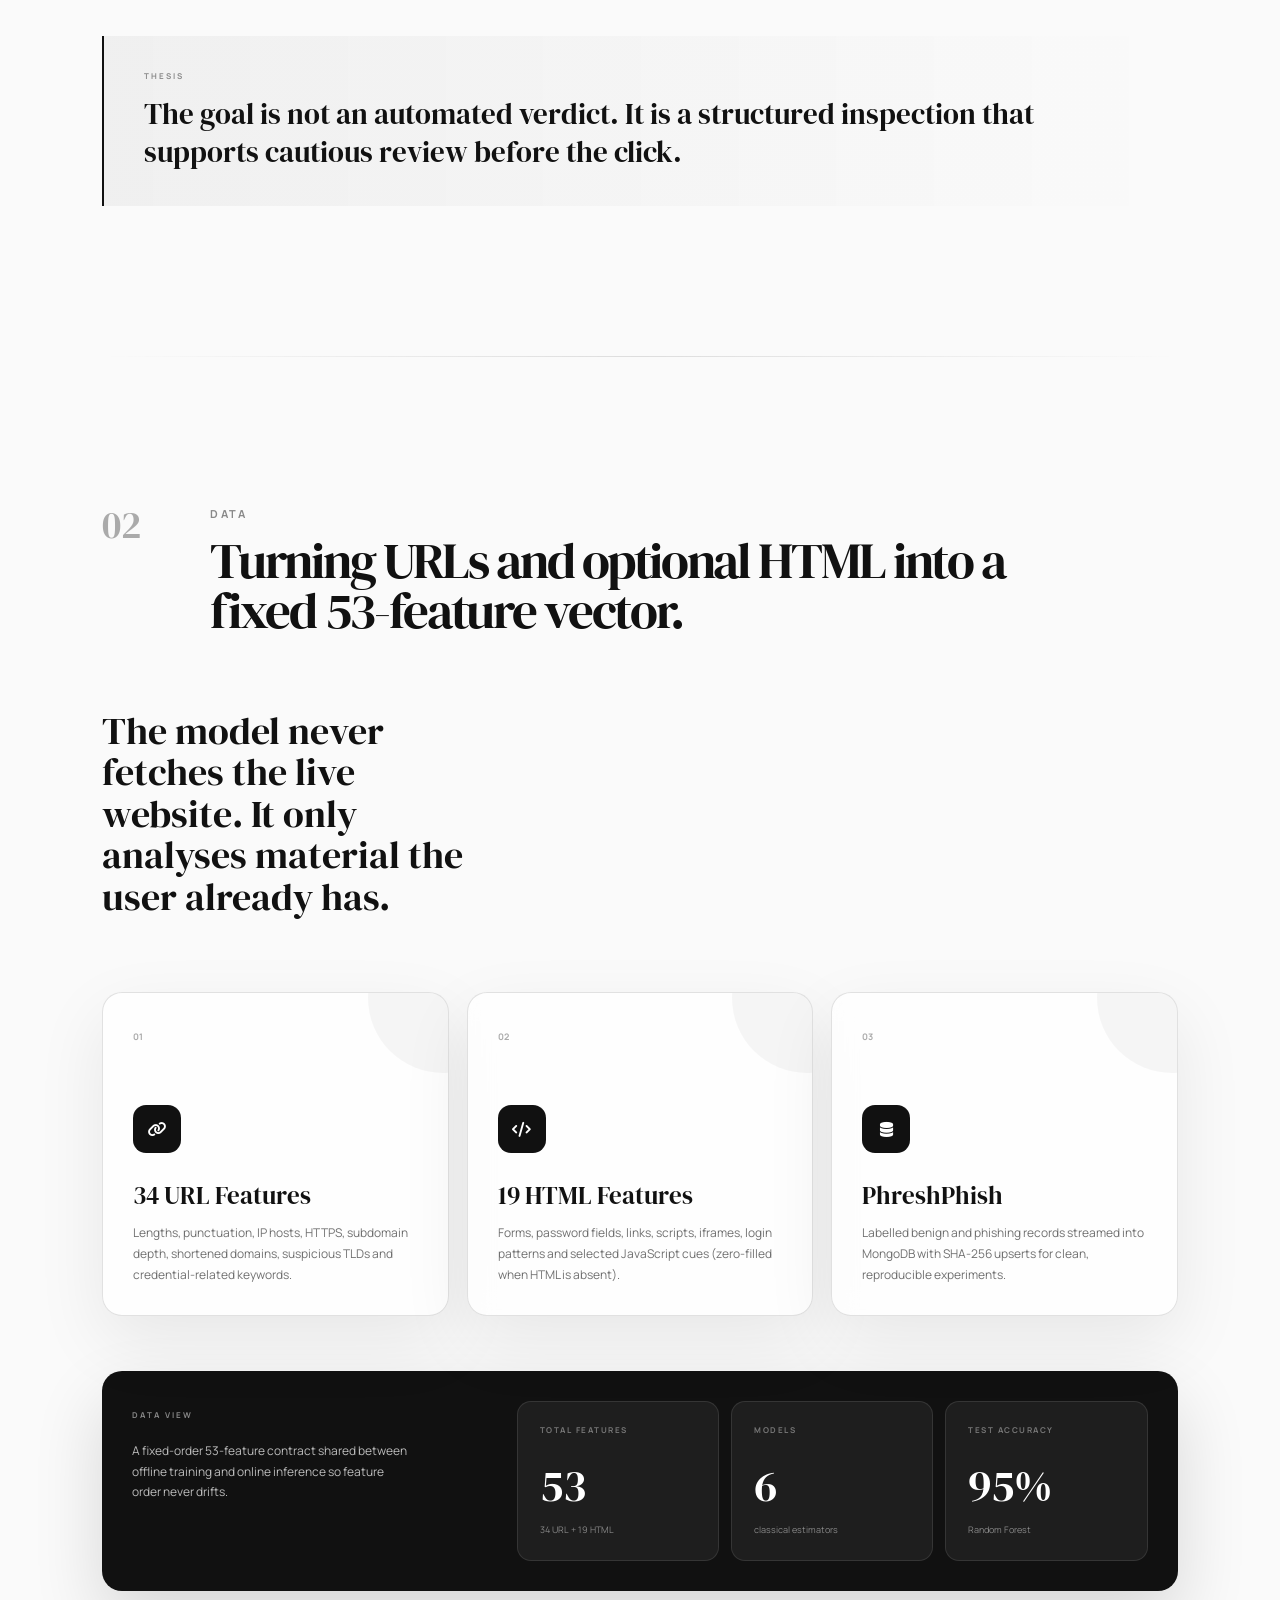
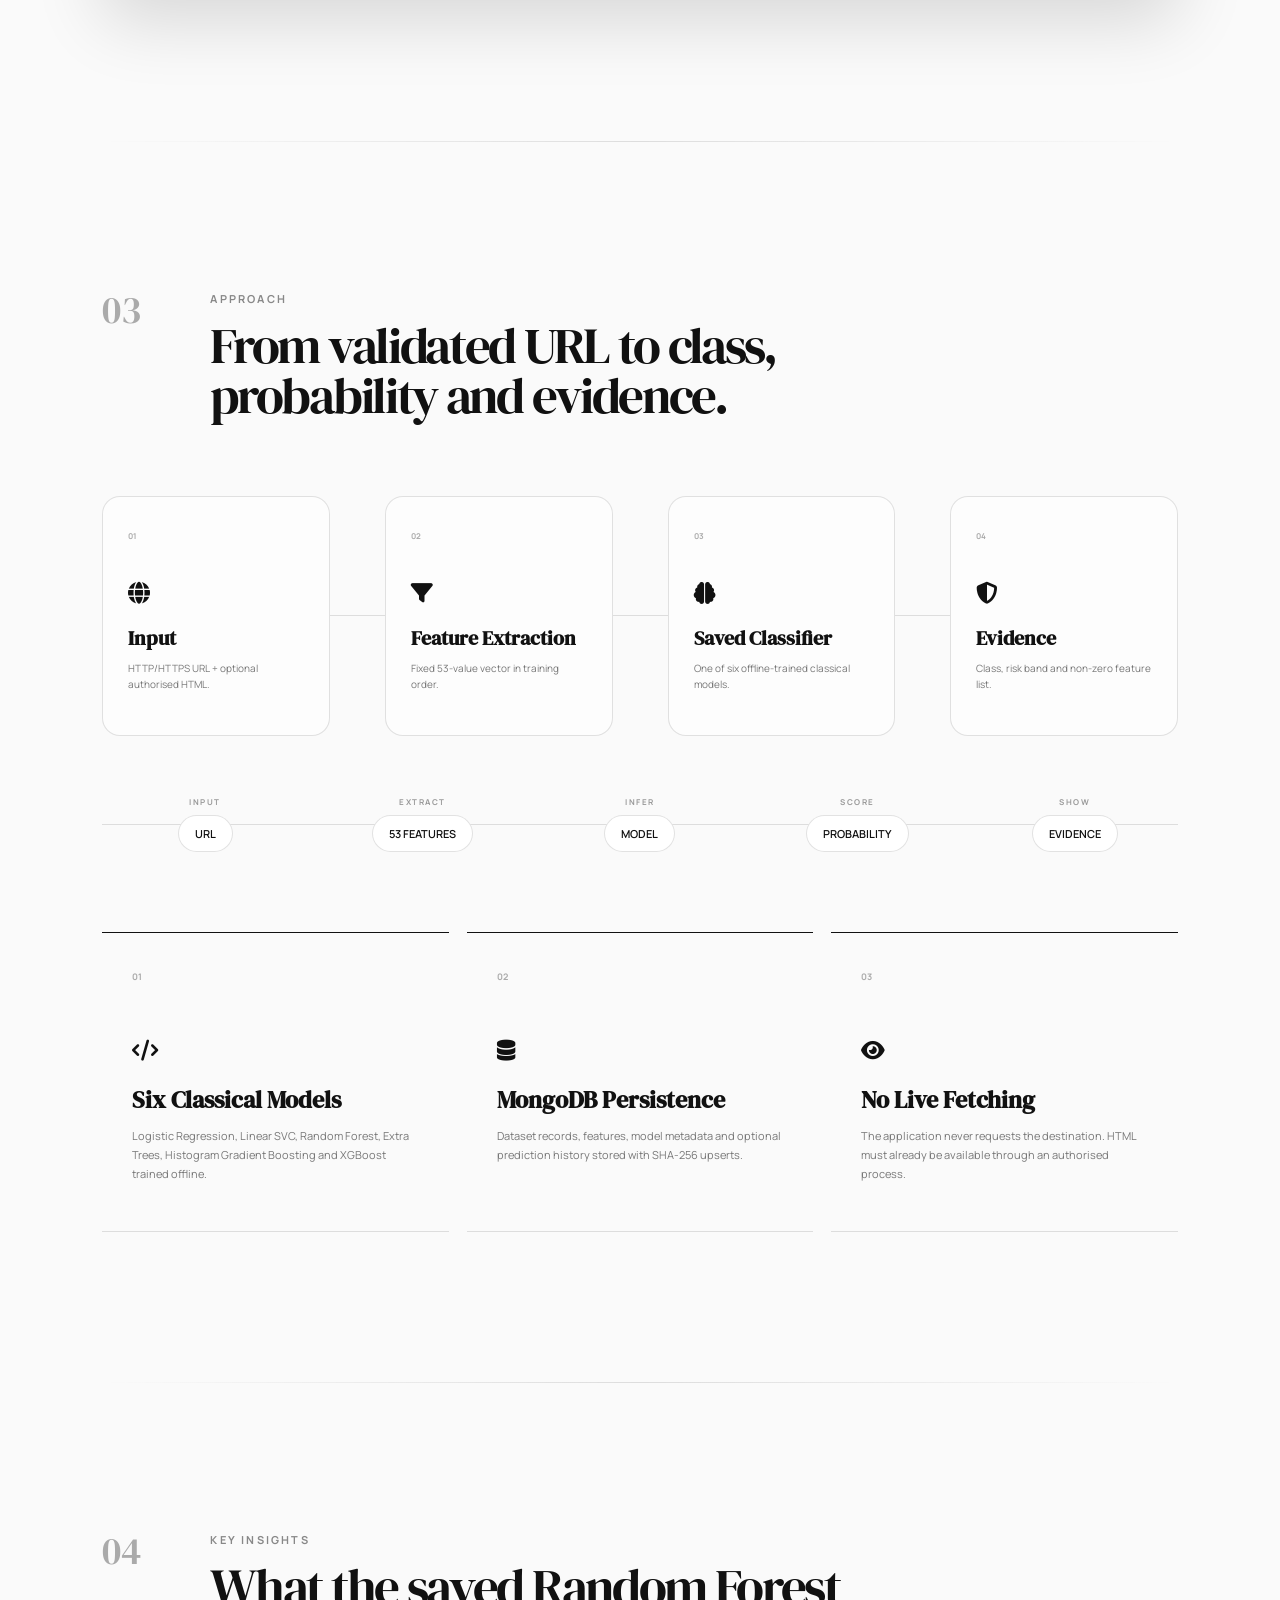
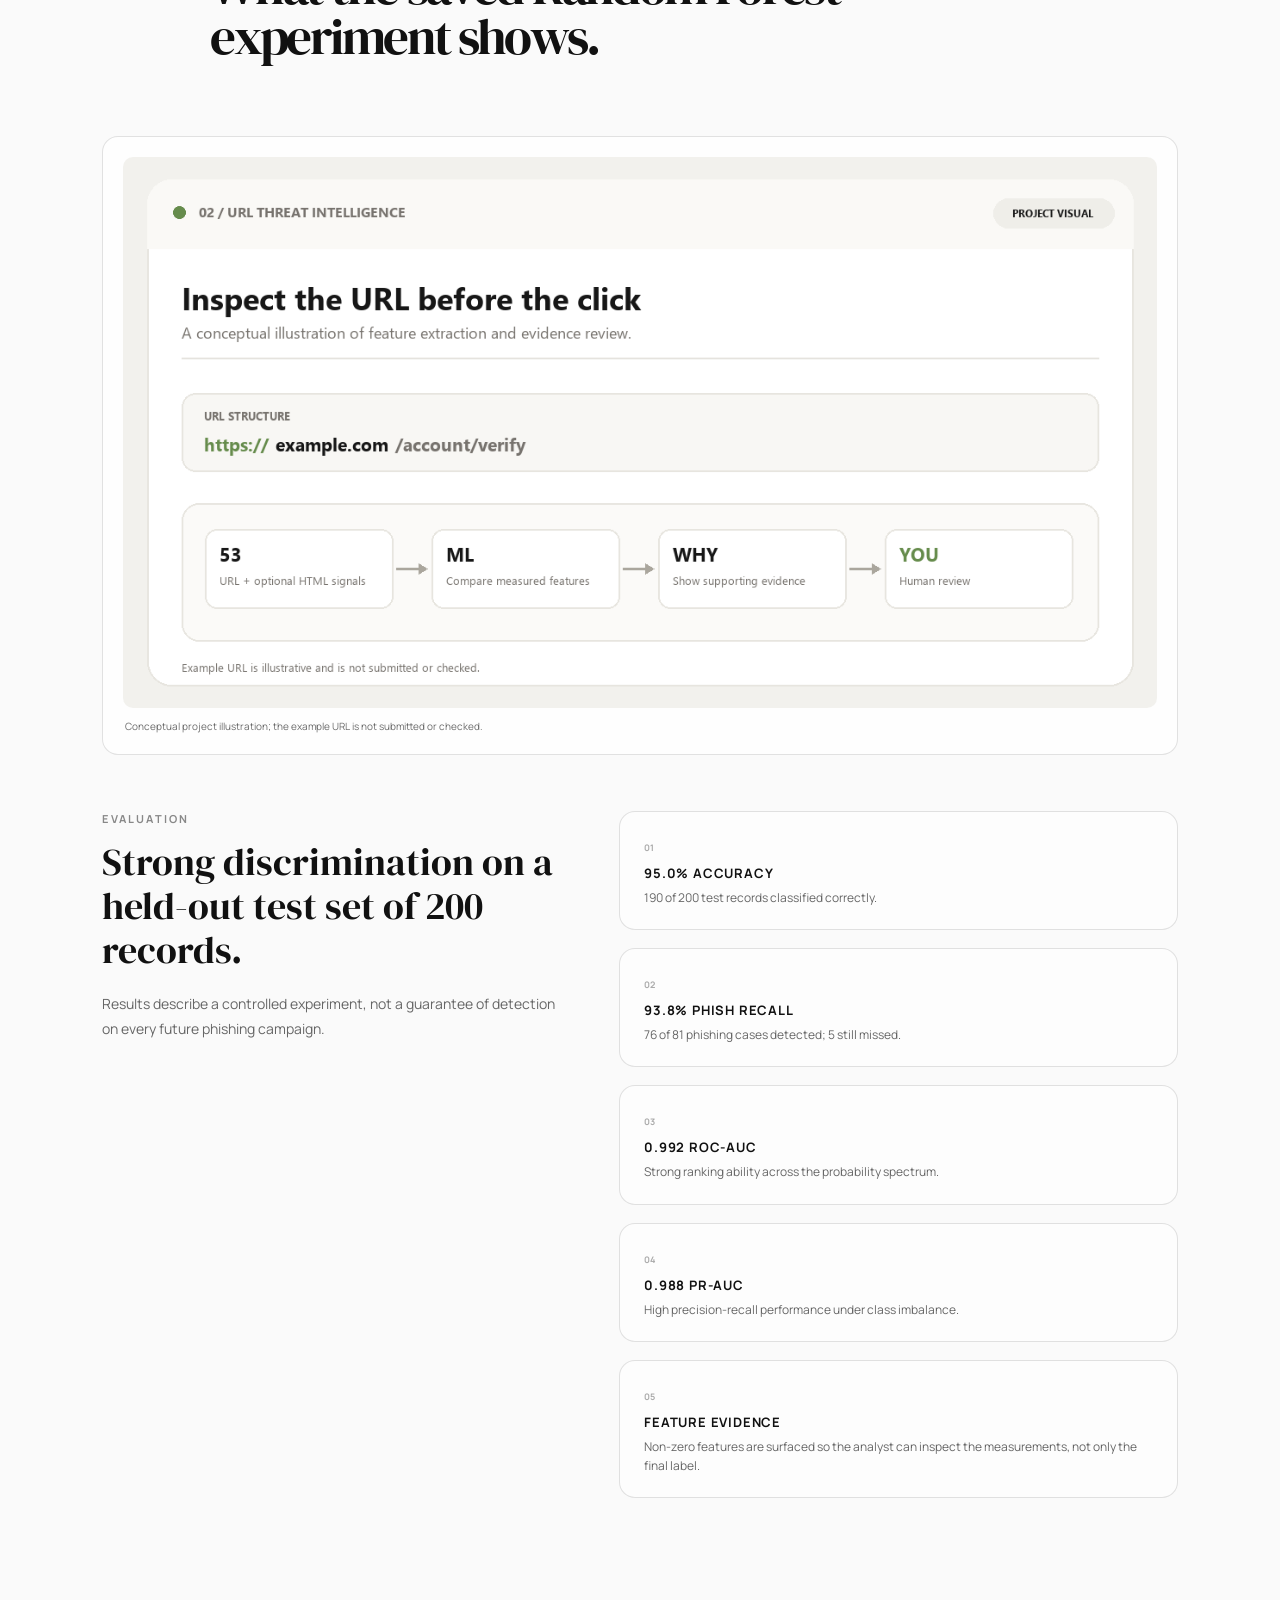
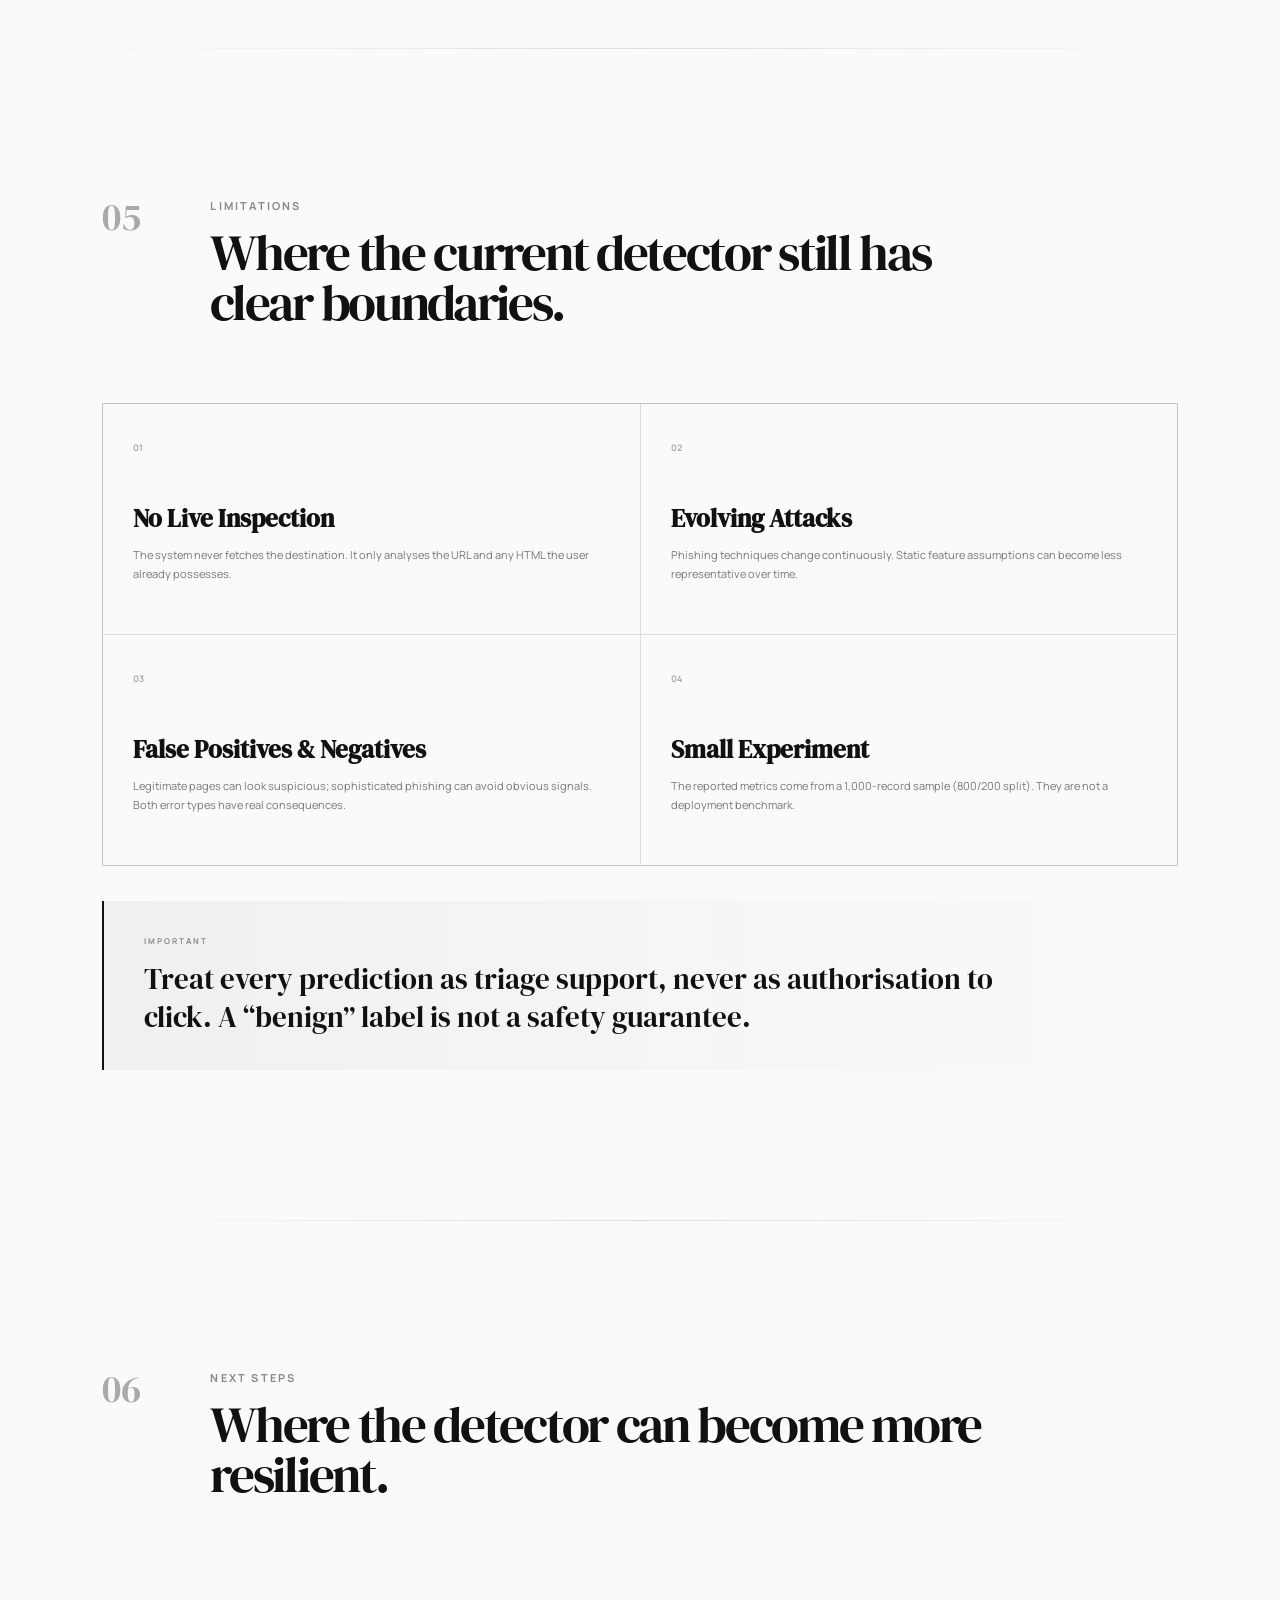
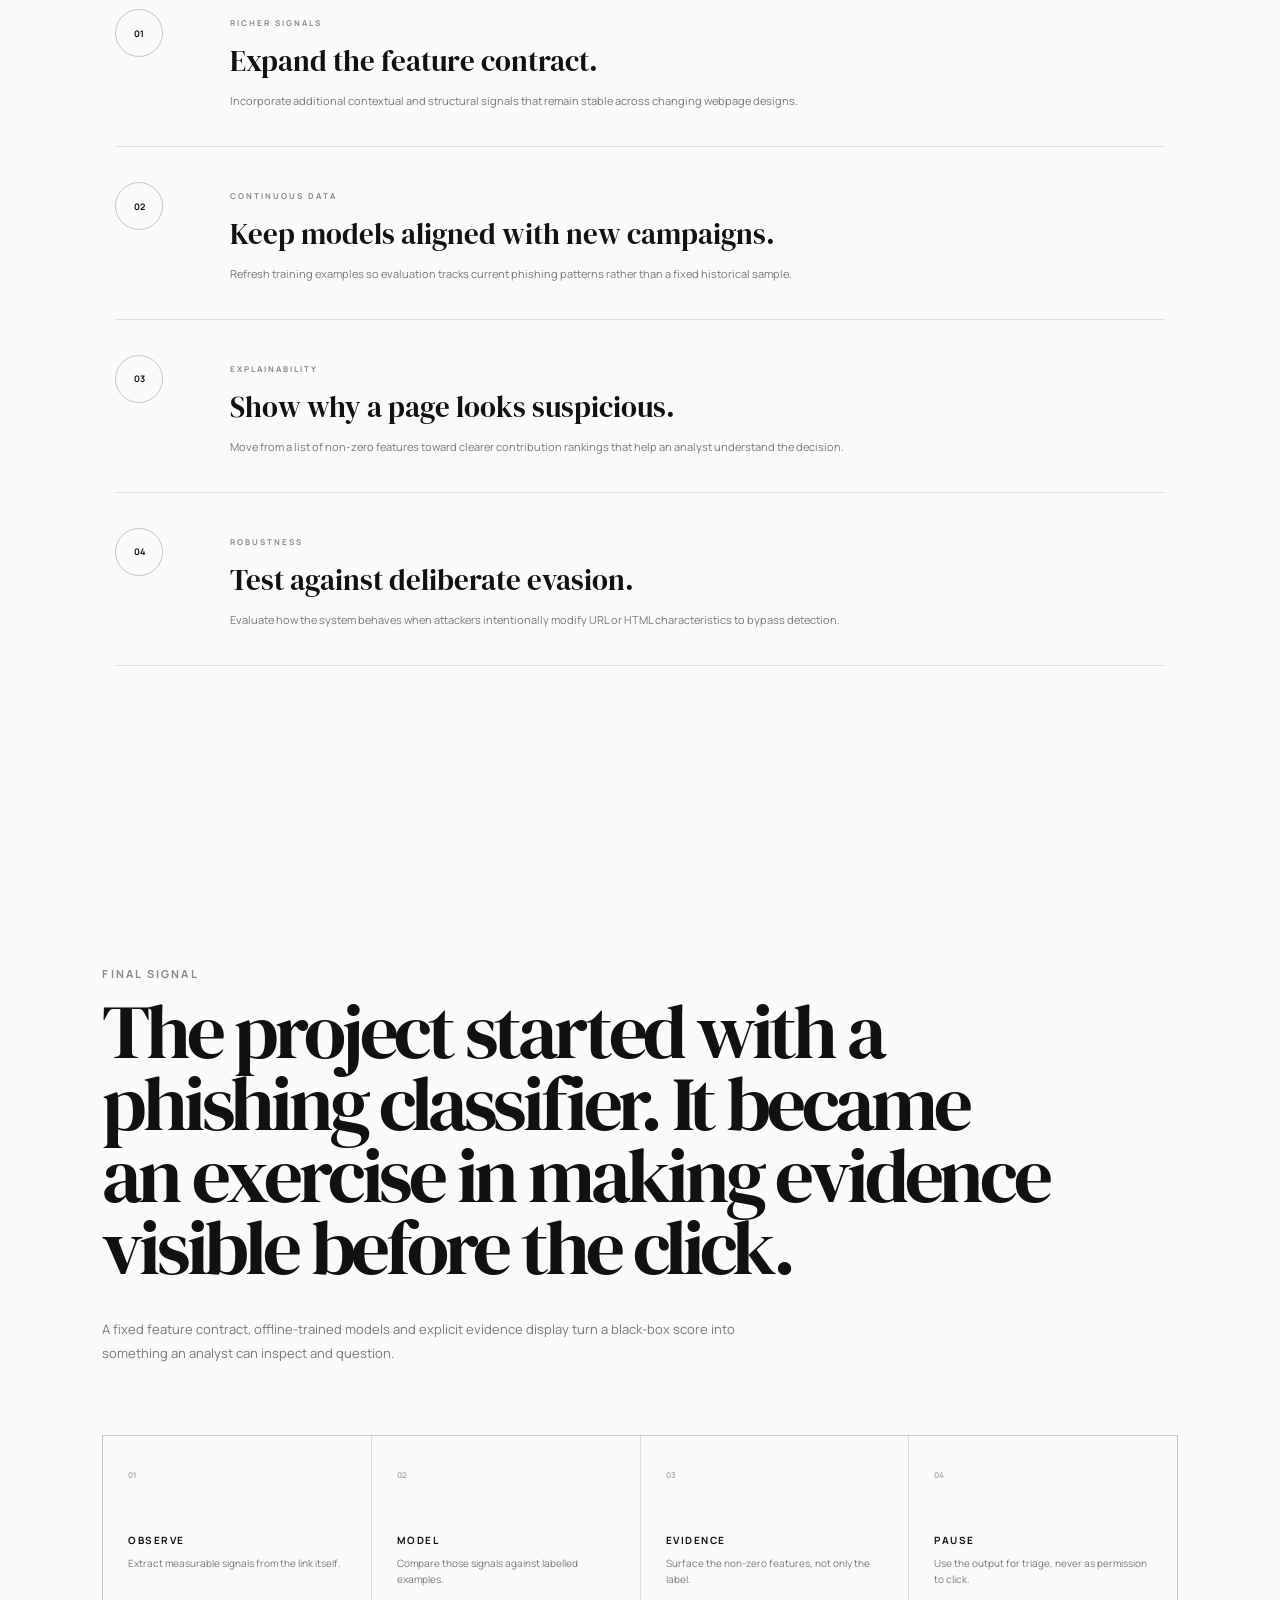
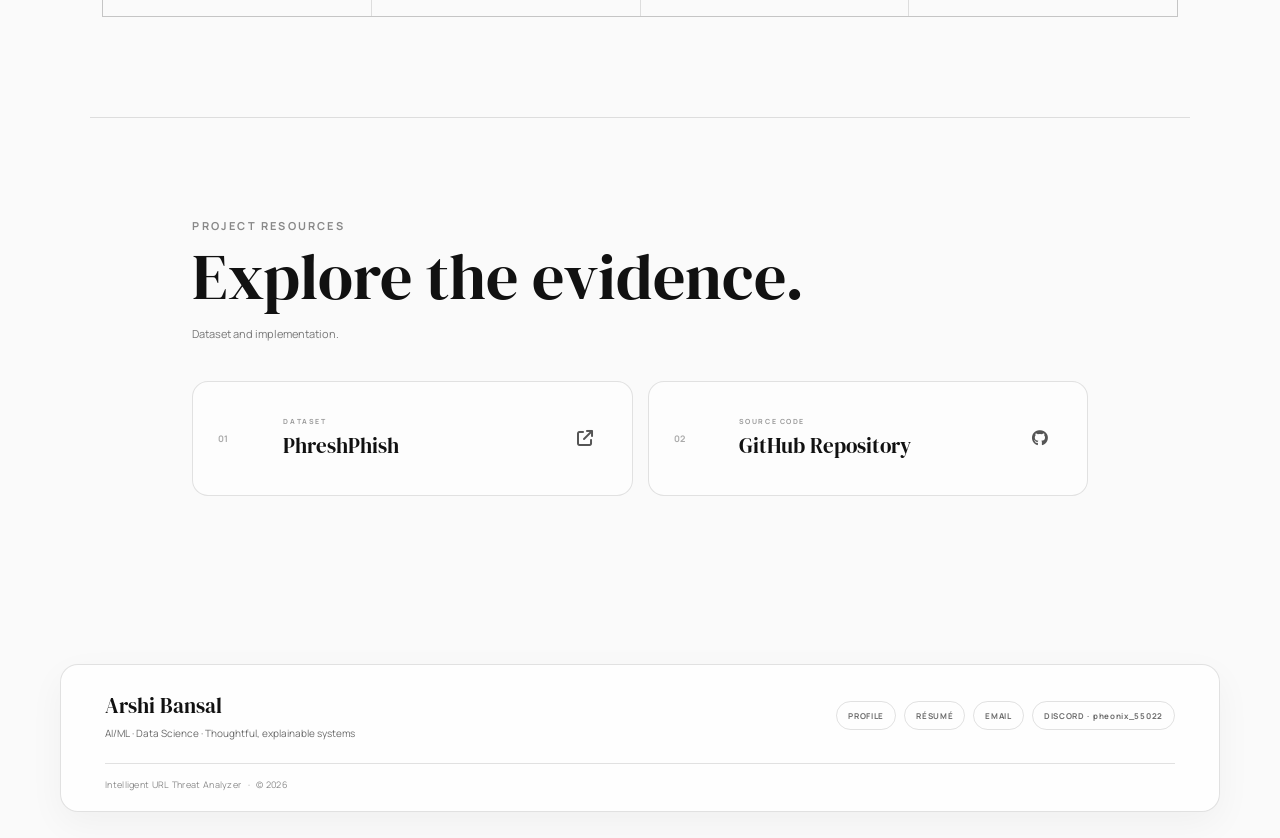
<file: Projects/phishing_detection.html>
<!doctype html>
<html lang="en">
  <head>
    <meta charset="UTF-8" />
    <meta name="viewport" content="width=device-width, initial-scale=1.0" />
    <meta
      name="description"
      content="Machine-learning phishing detection for URLs and optional HTML, using 53 features, model comparison, and evidence-based results in a Streamlit app."
    />
    <meta name="author" content="Arshi Bansal" />
    <meta name="theme-color" content="#fafafa" />
    <link
      rel="canonical"
      href="https://arshibansal.github.io/Personal_Portfolio/Projects/phishing_detection.html"
    />
    <meta property="og:type" content="article" />
    <meta
      property="og:title"
      content="Intelligent URL Threat Analyzer | Arshi Bansal"
    />
    <meta
      property="og:url"
      content="https://arshibansal.github.io/Personal_Portfolio/Projects/phishing_detection.html"
    />
    <meta
      property="og:image"
      content="https://arshibansal.github.io/Personal_Portfolio/assets/profile.jpg"
    />
    <meta
      property="og:description"
      content="Machine-learning phishing detection for URLs and optional HTML, using 53 features, model comparison, and evidence-based results in a Streamlit app."
    />
    <meta name="twitter:card" content="summary_large_image" />
    <meta
      name="twitter:title"
      content="Intelligent URL Threat Analyzer | Arshi Bansal"
    />
    <meta
      name="twitter:description"
      content="Machine-learning phishing detection for URLs and optional HTML, using 53 features, model comparison, and evidence-based results in a Streamlit app."
    />
    <title>Phishing URL Detection with Machine Learning | Arshi Bansal</title>

    <link rel="icon" href="../assets/favicon-normal.png" />
    <link rel="stylesheet" href="projectstyle.css" />
    <link rel="preconnect" href="https://fonts.googleapis.com" />
    <link rel="preconnect" href="https://fonts.gstatic.com" crossorigin />
    <link
      href="https://fonts.googleapis.com/css2?family=DM+Serif+Display&family=Manrope:wght@400;500;600;700;800&display=swap"
      rel="stylesheet"
    />
    <link
      rel="stylesheet"
      href="https://cdnjs.cloudflare.com/ajax/libs/font-awesome/6.5.2/css/all.min.css"
    />
  </head>

  <body>
    <!-- Network background -->
    <canvas id="network-bg" aria-hidden="true"></canvas>

    <!-- Scroll progress -->
    <div class="page-progress">
      <div class="page-progress-bar"></div>
    </div>

    <!-- RIGHT NAVBAR -->
    <nav class="right-navbar" aria-label="Project sections">
      <div class="nav-track"></div>
      <ul class="nav-links">
        <li><a href="#origin" class="nav-item">01</a></li>
        <li><a href="#data" class="nav-item">02</a></li>
        <li><a href="#approach" class="nav-item">03</a></li>
        <li><a href="#insights" class="nav-item">04</a></li>
        <li><a href="#limitations" class="nav-item">05</a></li>
        <li><a href="#future" class="nav-item">06</a></li>
        <li><a href="#takeaways" class="nav-item">07</a></li>
      </ul>
    </nav>

    <!-- HERO -->
    <header class="project-hero" id="top">
      <div class="hero-grid">
        <div class="hero-index">
          <span>PROJECT / 03</span>
          <span>SECURITY · ML · URL ANALYSIS</span>
        </div>

        <div class="hero-main">
          <div class="hero-eyebrow reveal">URL THREAT INTELLIGENCE</div>

          <h1 class="hero-title reveal">
            Inspect the link
            <span>before the click.</span>
          </h1>

          <p class="hero-description reveal">
            A Streamlit-based phishing analysis system that extracts 53
            deterministic URL and HTML features, evaluates them with classical
            machine-learning models, and returns a class, probability and
            feature-level evidence — without ever fetching the live website.
          </p>

          <div class="hero-meta reveal">
            <div class="hero-meta-item">
              <span class="meta-label">DOMAIN</span>
              <strong>Cybersecurity</strong>
            </div>
            <div class="hero-meta-item">
              <span class="meta-label">CORE</span>
              <strong>Classical ML</strong>
            </div>
            <div class="hero-meta-item">
              <span class="meta-label">FEATURES</span>
              <strong>53 Signals</strong>
            </div>
          </div>
        </div>

        <div class="hero-side reveal">
          <div class="signal-orbit">
            <div class="orbit-ring orbit-ring-one"></div>
            <div class="orbit-ring orbit-ring-two"></div>
            <div class="orbit-core">
              <span>03</span>
              <small>DETECT</small>
            </div>
            <span class="orbit-node node-one">URL</span>
            <span class="orbit-node node-two">HTML</span>
            <span class="orbit-node node-three">ML</span>
          </div>
        </div>
      </div>

      <div class="hero-bottom reveal">
        <span>URL / FEATURES / EVIDENCE</span>
        <a href="../index.html" class="portfolio-return">
          PORTFOLIO
          <i class="fa-solid fa-arrow-up-right-from-square"></i>
        </a>
        <a href="#origin" class="scroll-cue">
          EXPLORE
          <i class="fa-solid fa-arrow-down"></i>
        </a>
      </div>
    </header>

    <!-- 01 — ORIGIN -->
    <section class="project-section origin-section" id="origin">
      <div class="section-header reveal">
        <div class="section-number">01</div>
        <div>
          <span class="section-label">THE QUESTION</span>
          <h2 class="section-title">
            Before following a suspicious link, what can the link itself
            reveal?
          </h2>
        </div>
      </div>

      <div class="story-content">
        <div class="story-lead reveal">
          A phishing page does not need to look obviously malicious. The
          transition often happens in a single click.
        </div>

        <div class="story-copy reveal">
          <p>
            Modern phishing imitates trusted brands with familiar wording and
            urgent calls to action. The URL is a small artifact, but its
            hostname, path and structure can still preserve measurable clues
            about the destination behind it.
          </p>
          <p>
            This project treats the URL (and optional authorised HTML) as
            evidence. It extracts a fixed set of signals, compares them with
            labelled examples, and surfaces the observations so a person can
            decide what deserves further investigation.
          </p>
        </div>

        <div class="story-highlight reveal">
          <span class="highlight-mark">THESIS</span>
          <p>
            The goal is not an automated verdict. It is a structured inspection
            that supports cautious review before the click.
          </p>
        </div>
      </div>
    </section>

    <!-- 02 — DATA -->
    <section class="project-section" id="data">
      <div class="section-header reveal">
        <div class="section-number">02</div>
        <div>
          <span class="section-label">DATA</span>
          <h2 class="section-title">
            Turning URLs and optional HTML into a fixed 53-feature vector.
          </h2>
        </div>
      </div>

      <div class="story-content">
        <div class="story-lead reveal">
          The model never fetches the live website. It only analyses material
          the user already has.
        </div>

        <div class="data-grid">
          <article class="data-card reveal">
            <span class="data-index">01</span>
            <div class="data-icon">
              <i class="fa-solid fa-link"></i>
            </div>
            <h3>34 URL Features</h3>
            <p>
              Lengths, punctuation, IP hosts, HTTPS, subdomain depth, shortened
              domains, suspicious TLDs and credential-related keywords.
            </p>
          </article>

          <article class="data-card reveal">
            <span class="data-index">02</span>
            <div class="data-icon">
              <i class="fa-solid fa-code"></i>
            </div>
            <h3>19 HTML Features</h3>
            <p>
              Forms, password fields, links, scripts, iframes, login patterns
              and selected JavaScript cues (zero-filled when HTML is absent).
            </p>
          </article>

          <article class="data-card reveal">
            <span class="data-index">03</span>
            <div class="data-icon">
              <i class="fa-solid fa-database"></i>
            </div>
            <h3>PhreshPhish</h3>
            <p>
              Labelled benign and phishing records streamed into MongoDB with
              SHA-256 upserts for clean, reproducible experiments.
            </p>
          </article>
        </div>
      </div>

      <div class="metric-panel reveal">
        <div class="metric-intro">
          <span>DATA VIEW</span>
          <p>
            A fixed-order 53-feature contract shared between offline training
            and online inference so feature order never drifts.
          </p>
        </div>

        <div class="metrics-grid">
          <div class="metric-card">
            <span class="metric-label">TOTAL FEATURES</span>
            <strong class="data-value" data-count="53">0</strong>
            <small>34 URL + 19 HTML</small>
          </div>
          <div class="metric-card">
            <span class="metric-label">MODELS</span>
            <strong class="data-value" data-count="6">0</strong>
            <small>classical estimators</small>
          </div>
          <div class="metric-card">
            <span class="metric-label">TEST ACCURACY</span>
            <strong>95%</strong>
            <small>Random Forest</small>
          </div>
        </div>
      </div>
    </section>

    <!-- 03 — APPROACH -->
    <section class="project-section" id="approach">
      <div class="section-header reveal">
        <div class="section-number">03</div>
        <div>
          <span class="section-label">APPROACH</span>
          <h2 class="section-title">
            From validated URL to class, probability and evidence.
          </h2>
        </div>
      </div>

      <div class="architecture-flow reveal">
        <div class="architecture-node">
          <span class="architecture-index">01</span>
          <i class="fa-solid fa-globe"></i>
          <h3>Input</h3>
          <p>HTTP/HTTPS URL + optional authorised HTML.</p>
        </div>
        <div class="architecture-connector"><span></span></div>
        <div class="architecture-node">
          <span class="architecture-index">02</span>
          <i class="fa-solid fa-filter"></i>
          <h3>Feature Extraction</h3>
          <p>Fixed 53-value vector in training order.</p>
        </div>
        <div class="architecture-connector"><span></span></div>
        <div class="architecture-node">
          <span class="architecture-index">03</span>
          <i class="fa-solid fa-brain"></i>
          <h3>Saved Classifier</h3>
          <p>One of six offline-trained classical models.</p>
        </div>
        <div class="architecture-connector"><span></span></div>
        <div class="architecture-node">
          <span class="architecture-index">04</span>
          <i class="fa-solid fa-shield-halved"></i>
          <h3>Evidence</h3>
          <p>Class, risk band and non-zero feature list.</p>
        </div>
      </div>

      <div class="pipeline reveal">
        <div class="pipeline-line"></div>
        <div class="pipeline-step"><span>INPUT</span><strong>URL</strong></div>
        <div class="pipeline-step">
          <span>EXTRACT</span><strong>53 FEATURES</strong>
        </div>
        <div class="pipeline-step">
          <span>INFER</span><strong>MODEL</strong>
        </div>
        <div class="pipeline-step">
          <span>SCORE</span><strong>PROBABILITY</strong>
        </div>
        <div class="pipeline-step">
          <span>SHOW</span><strong>EVIDENCE</strong>
        </div>
      </div>

      <div class="engineering-grid" style="margin-top: 80px">
        <article class="engineering-card reveal">
          <span>01</span>
          <i class="fa-solid fa-code"></i>
          <h3>Six Classical Models</h3>
          <p>
            Logistic Regression, Linear SVC, Random Forest, Extra Trees,
            Histogram Gradient Boosting and XGBoost trained offline.
          </p>
        </article>
        <article class="engineering-card reveal">
          <span>02</span>
          <i class="fa-solid fa-database"></i>
          <h3>MongoDB Persistence</h3>
          <p>
            Dataset records, features, model metadata and optional prediction
            history stored with SHA-256 upserts.
          </p>
        </article>
        <article class="engineering-card reveal">
          <span>03</span>
          <i class="fa-solid fa-eye"></i>
          <h3>No Live Fetching</h3>
          <p>
            The application never requests the destination. HTML must already be
            available through an authorised process.
          </p>
        </article>
      </div>
    </section>

    <!-- 04 — KEY INSIGHTS -->
    <section class="project-section" id="insights">
      <div class="section-header reveal">
        <div class="section-number">04</div>
        <div>
          <span class="section-label">KEY INSIGHTS</span>
          <h2 class="section-title">
            What the saved Random Forest experiment shows.
          </h2>
        </div>
      </div>

      <figure class="insight-visual reveal">
        <img
          src="../assets/project-visuals/phishing-url-analysis.png"
          alt="Illustration of URL components flowing through feature analysis and machine-learning evidence for human review."
          loading="lazy"
          width="1200"
          height="640"
        />
        <figcaption>Conceptual project illustration; the example URL is not submitted or checked.</figcaption>
      </figure>

      <div class="evaluation-grid">
        <div class="evaluation-copy reveal">
          <span class="section-label">EVALUATION</span>
          <h3>Strong discrimination on a held-out test set of 200 records.</h3>
          <p>
            Results describe a controlled experiment, not a guarantee of
            detection on every future phishing campaign.
          </p>
        </div>

        <div class="evaluation-metrics">
          <div class="evaluation-item reveal">
            <span>01</span>
            <strong>95.0% ACCURACY</strong>
            <p>190 of 200 test records classified correctly.</p>
          </div>
          <div class="evaluation-item reveal">
            <span>02</span>
            <strong>93.8% PHISH RECALL</strong>
            <p>76 of 81 phishing cases detected; 5 still missed.</p>
          </div>
          <div class="evaluation-item reveal">
            <span>03</span>
            <strong>0.992 ROC-AUC</strong>
            <p>Strong ranking ability across the probability spectrum.</p>
          </div>
          <div class="evaluation-item reveal">
            <span>04</span>
            <strong>0.988 PR-AUC</strong>
            <p>High precision-recall performance under class imbalance.</p>
          </div>
          <div class="evaluation-item reveal">
            <span>05</span>
            <strong>FEATURE EVIDENCE</strong>
            <p>
              Non-zero features are surfaced so the analyst can inspect the
              measurements, not only the final label.
            </p>
          </div>
        </div>
      </div>
    </section>

    <!-- 05 — LIMITATIONS -->
    <section class="project-section" id="limitations">
      <div class="section-header reveal">
        <div class="section-number">05</div>
        <div>
          <span class="section-label">LIMITATIONS</span>
          <h2 class="section-title">
            Where the current detector still has clear boundaries.
          </h2>
        </div>
      </div>

      <div class="limitations-grid">
        <article class="limitation-card reveal">
          <span>01</span>
          <h3>No Live Inspection</h3>
          <p>
            The system never fetches the destination. It only analyses the URL
            and any HTML the user already possesses.
          </p>
        </article>
        <article class="limitation-card reveal">
          <span>02</span>
          <h3>Evolving Attacks</h3>
          <p>
            Phishing techniques change continuously. Static feature assumptions
            can become less representative over time.
          </p>
        </article>
        <article class="limitation-card reveal">
          <span>03</span>
          <h3>False Positives & Negatives</h3>
          <p>
            Legitimate pages can look suspicious; sophisticated phishing can
            avoid obvious signals. Both error types have real consequences.
          </p>
        </article>
        <article class="limitation-card reveal">
          <span>04</span>
          <h3>Small Experiment</h3>
          <p>
            The reported metrics come from a 1,000-record sample (800/200
            split). They are not a deployment benchmark.
          </p>
        </article>
      </div>

      <div class="story-highlight reveal">
        <span class="highlight-mark">IMPORTANT</span>
        <p>
          Treat every prediction as triage support, never as authorisation to
          click. A “benign” label is not a safety guarantee.
        </p>
      </div>
    </section>

    <!-- 06 — NEXT STEPS -->
    <section class="project-section" id="future">
      <div class="section-header reveal">
        <div class="section-number">06</div>
        <div>
          <span class="section-label">NEXT STEPS</span>
          <h2 class="section-title">
            Where the detector can become more resilient.
          </h2>
        </div>
      </div>

      <div class="roadmap">
        <div class="roadmap-item reveal">
          <div class="roadmap-index">01</div>
          <div>
            <span>RICHER SIGNALS</span>
            <h3>Expand the feature contract.</h3>
            <p>
              Incorporate additional contextual and structural signals that
              remain stable across changing webpage designs.
            </p>
          </div>
        </div>
        <div class="roadmap-item reveal">
          <div class="roadmap-index">02</div>
          <div>
            <span>CONTINUOUS DATA</span>
            <h3>Keep models aligned with new campaigns.</h3>
            <p>
              Refresh training examples so evaluation tracks current phishing
              patterns rather than a fixed historical sample.
            </p>
          </div>
        </div>
        <div class="roadmap-item reveal">
          <div class="roadmap-index">03</div>
          <div>
            <span>EXPLAINABILITY</span>
            <h3>Show why a page looks suspicious.</h3>
            <p>
              Move from a list of non-zero features toward clearer contribution
              rankings that help an analyst understand the decision.
            </p>
          </div>
        </div>
        <div class="roadmap-item reveal">
          <div class="roadmap-index">04</div>
          <div>
            <span>ROBUSTNESS</span>
            <h3>Test against deliberate evasion.</h3>
            <p>
              Evaluate how the system behaves when attackers intentionally
              modify URL or HTML characteristics to bypass detection.
            </p>
          </div>
        </div>
      </div>
    </section>

    <!-- FINAL TAKEAWAY -->
    <section class="project-section final-section" id="takeaways">
      <div class="takeaways-content reveal">
        <span class="section-label">FINAL SIGNAL</span>
        <h2>
          The project started with a phishing classifier. It became an exercise
          in making evidence visible before the click.
        </h2>
        <p>
          A fixed feature contract, offline-trained models and explicit evidence
          display turn a black-box score into something an analyst can inspect
          and question.
        </p>
      </div>

      <div class="takeaway-grid">
        <div class="takeaway-card reveal">
          <span>01</span>
          <strong>OBSERVE</strong>
          <p>Extract measurable signals from the link itself.</p>
        </div>
        <div class="takeaway-card reveal">
          <span>02</span>
          <strong>MODEL</strong>
          <p>Compare those signals against labelled examples.</p>
        </div>
        <div class="takeaway-card reveal">
          <span>03</span>
          <strong>EVIDENCE</strong>
          <p>Surface the non-zero features, not only the label.</p>
        </div>
        <div class="takeaway-card reveal">
          <span>04</span>
          <strong>PAUSE</strong>
          <p>Use the output for triage, never as permission to click.</p>
        </div>
      </div>
    </section>

    <!-- PROJECT RESOURCES -->
    <section class="project-resources reveal">
      <div class="resources-heading">
        <span class="section-label">PROJECT RESOURCES</span>
        <h2>Explore the evidence.</h2>
        <p>Dataset and implementation.</p>
      </div>

      <div class="project-links">
        <a
          class="project-link"
          href="https://huggingface.co/datasets/phreshphish/phreshphish"
          target="_blank"
          rel="noopener noreferrer"
        >
          <span class="project-link-index">01</span>
          <span class="project-link-content">
            <small>DATASET</small>
            <strong>PhreshPhish</strong>
          </span>
          <i class="fa-solid fa-arrow-up-right-from-square"></i>
        </a>

        <a
          class="project-link"
          href="https://github.com/ArshiBansal/Intelligent_URL_Threat_Analyzer"
          target="_blank"
          rel="noopener noreferrer"
        >
          <span class="project-link-index">02</span>
          <span class="project-link-content">
            <small>SOURCE CODE</small>
            <strong>GitHub Repository</strong>
          </span>
          <i class="fa-brands fa-github"></i>
        </a>
      </div>
    </section>

    <!-- FOOTER -->
    <footer class="footer-interesting reveal">
      <div class="footer-simple">
        <div class="footer-simple-copy">
          <a class="footer-name" href="../index.html">Arshi Bansal</a>
          <p>AI/ML · Data Science · Thoughtful, explainable systems</p>
        </div>
        <nav class="project-footer-actions" aria-label="Connect with Arshi">
          <a href="../index.html#about">PROFILE</a>
          <a href="../assets/resume.pdf">RÉSUMÉ</a>
          <a href="mailto:arshi122022@gmail.com">EMAIL</a>
          <a href="https://discord.com/app" target="_blank" rel="noopener noreferrer" title="Discord: pheonix_55022">DISCORD · pheonix_55022</a>
        </nav>
      </div>
      <div class="footer-meta">
        Intelligent URL Threat Analyzer <span>·</span> © <span id="year"></span>
      </div>
    </footer>

    <script src="projectscript.js"></script>
  </body>
</html>
</file>
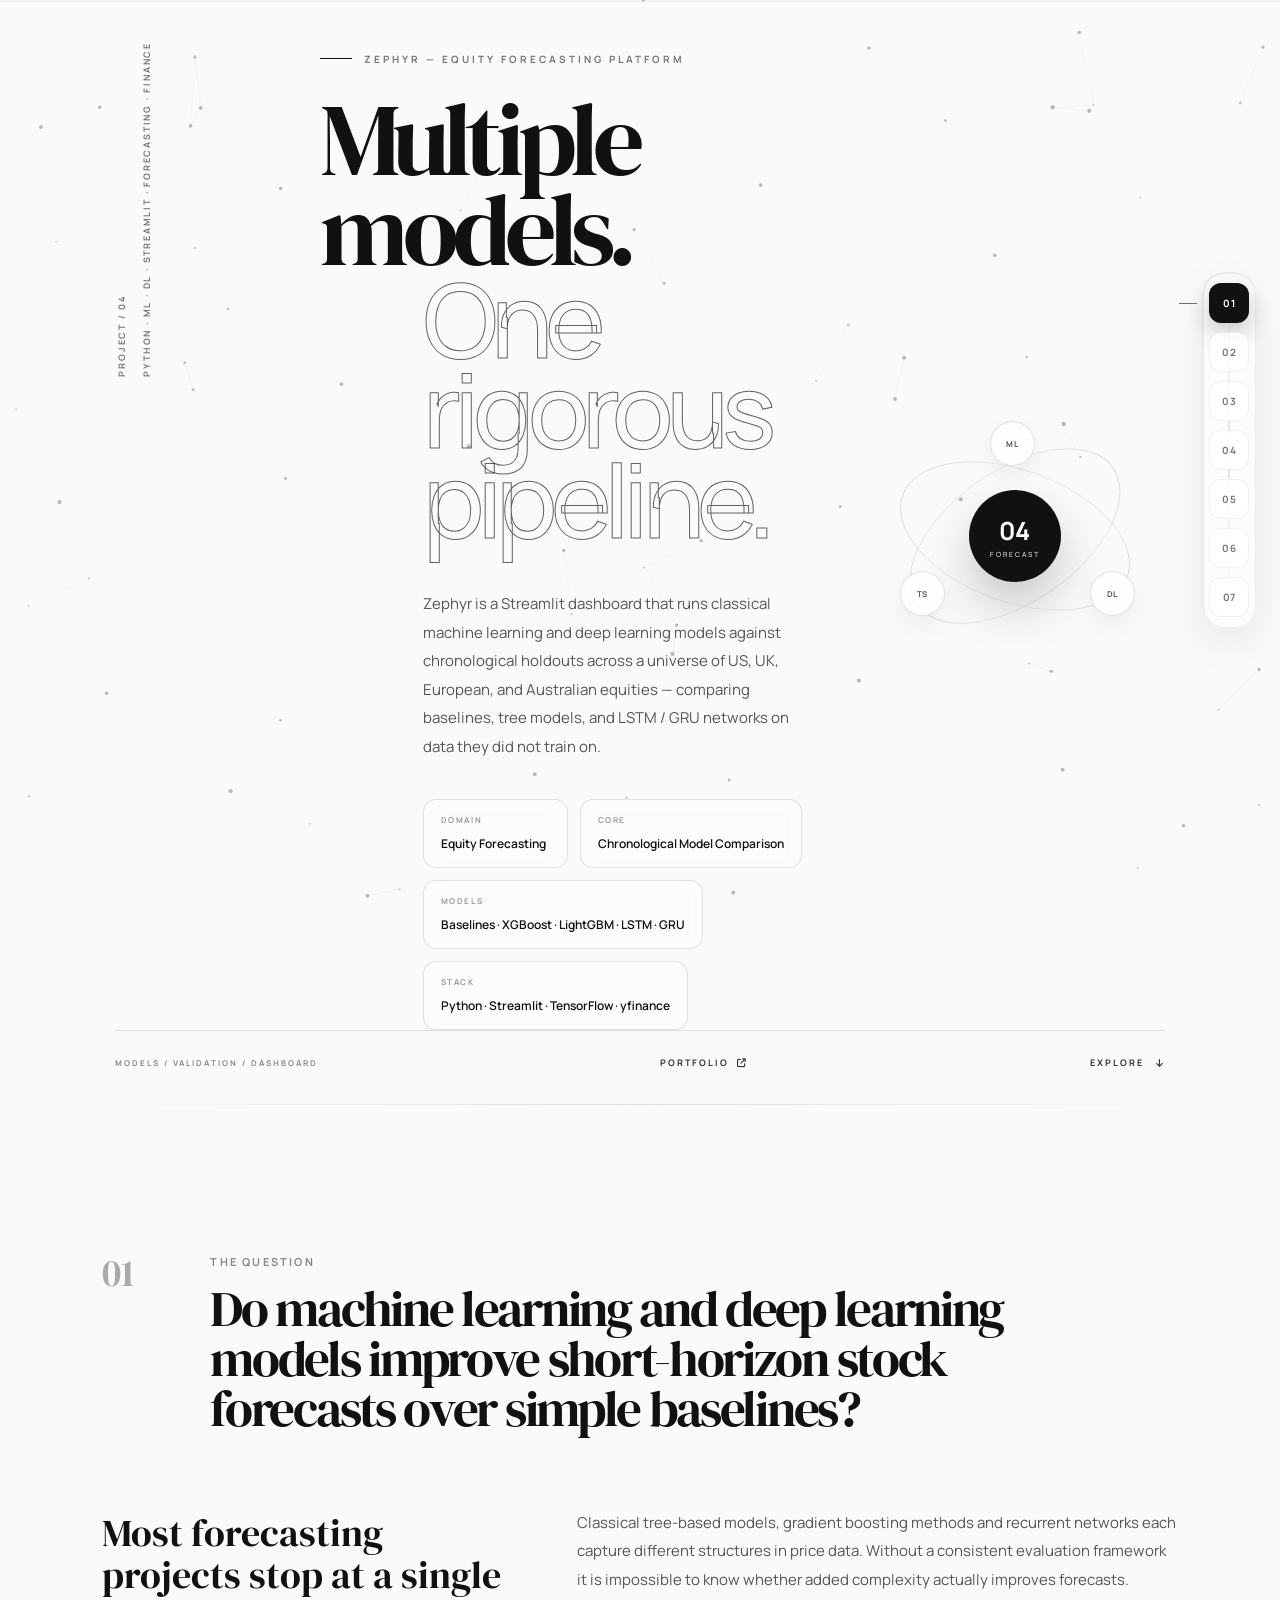
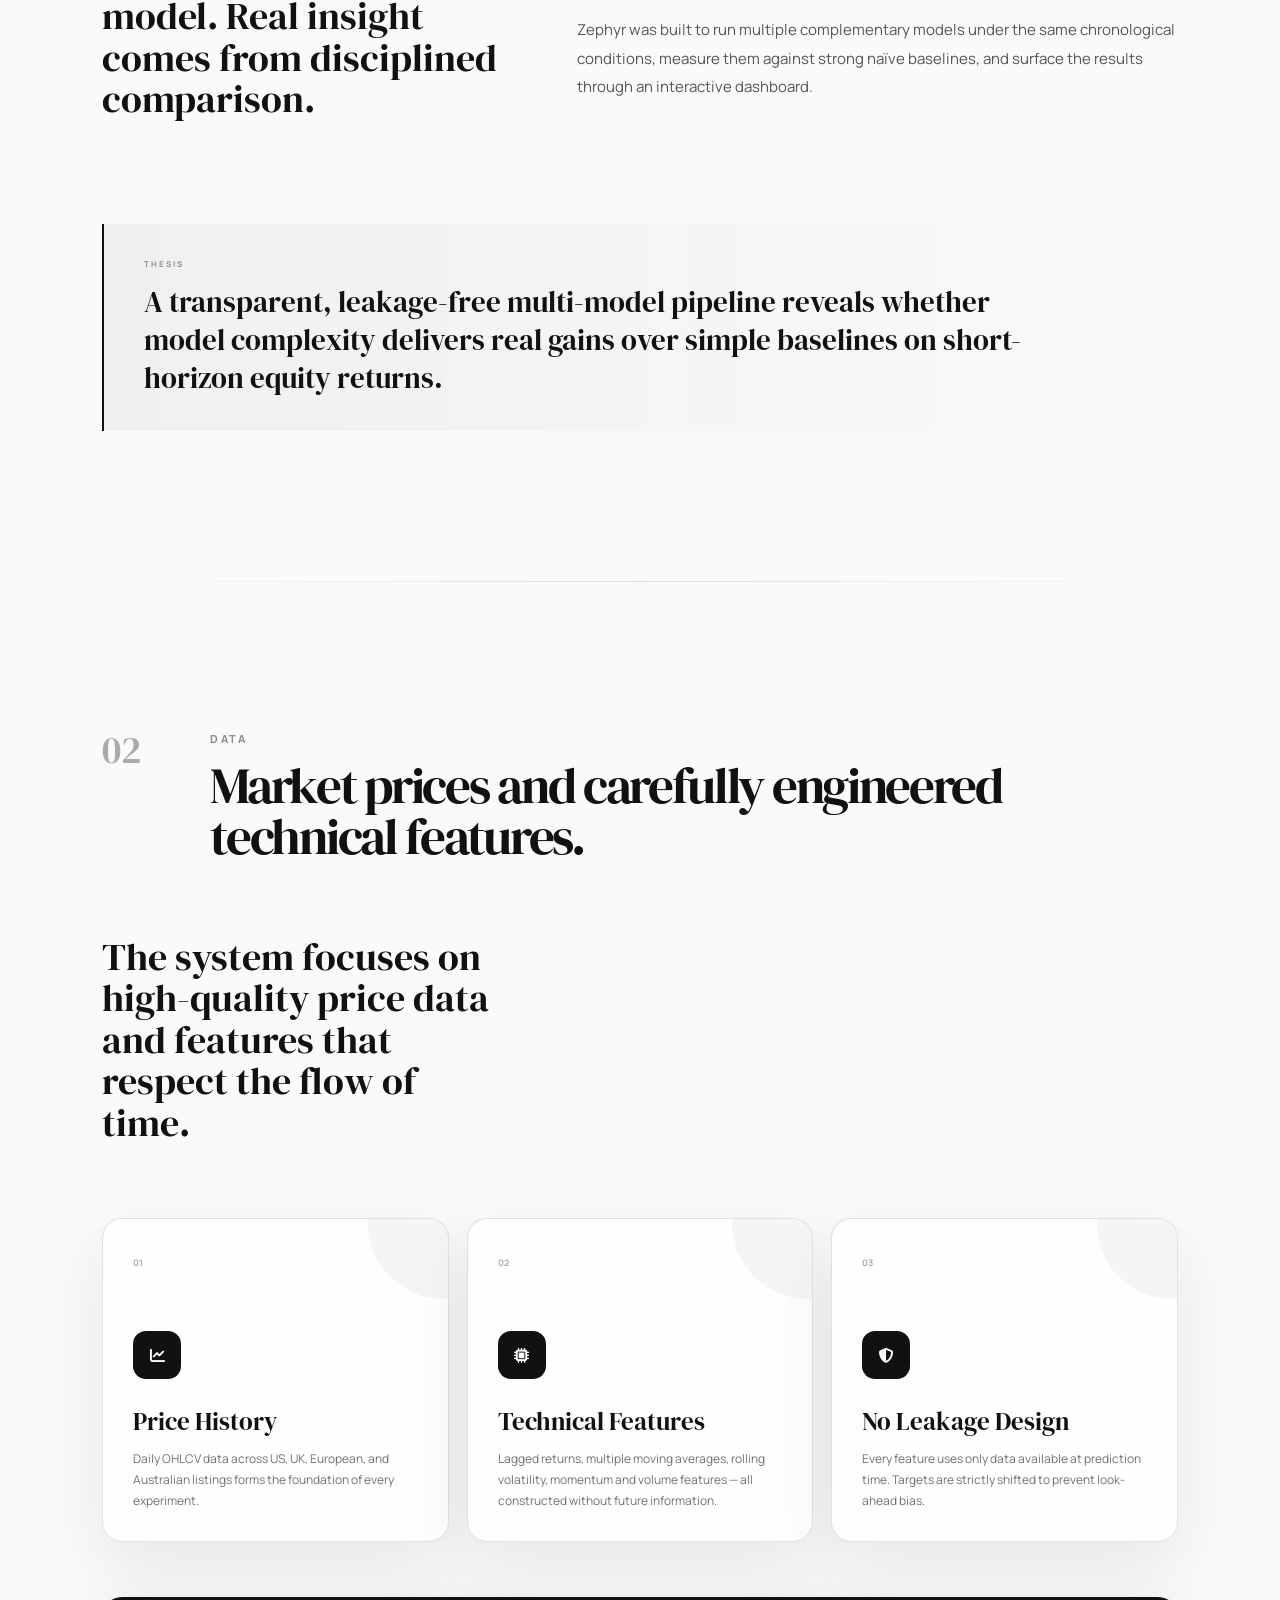
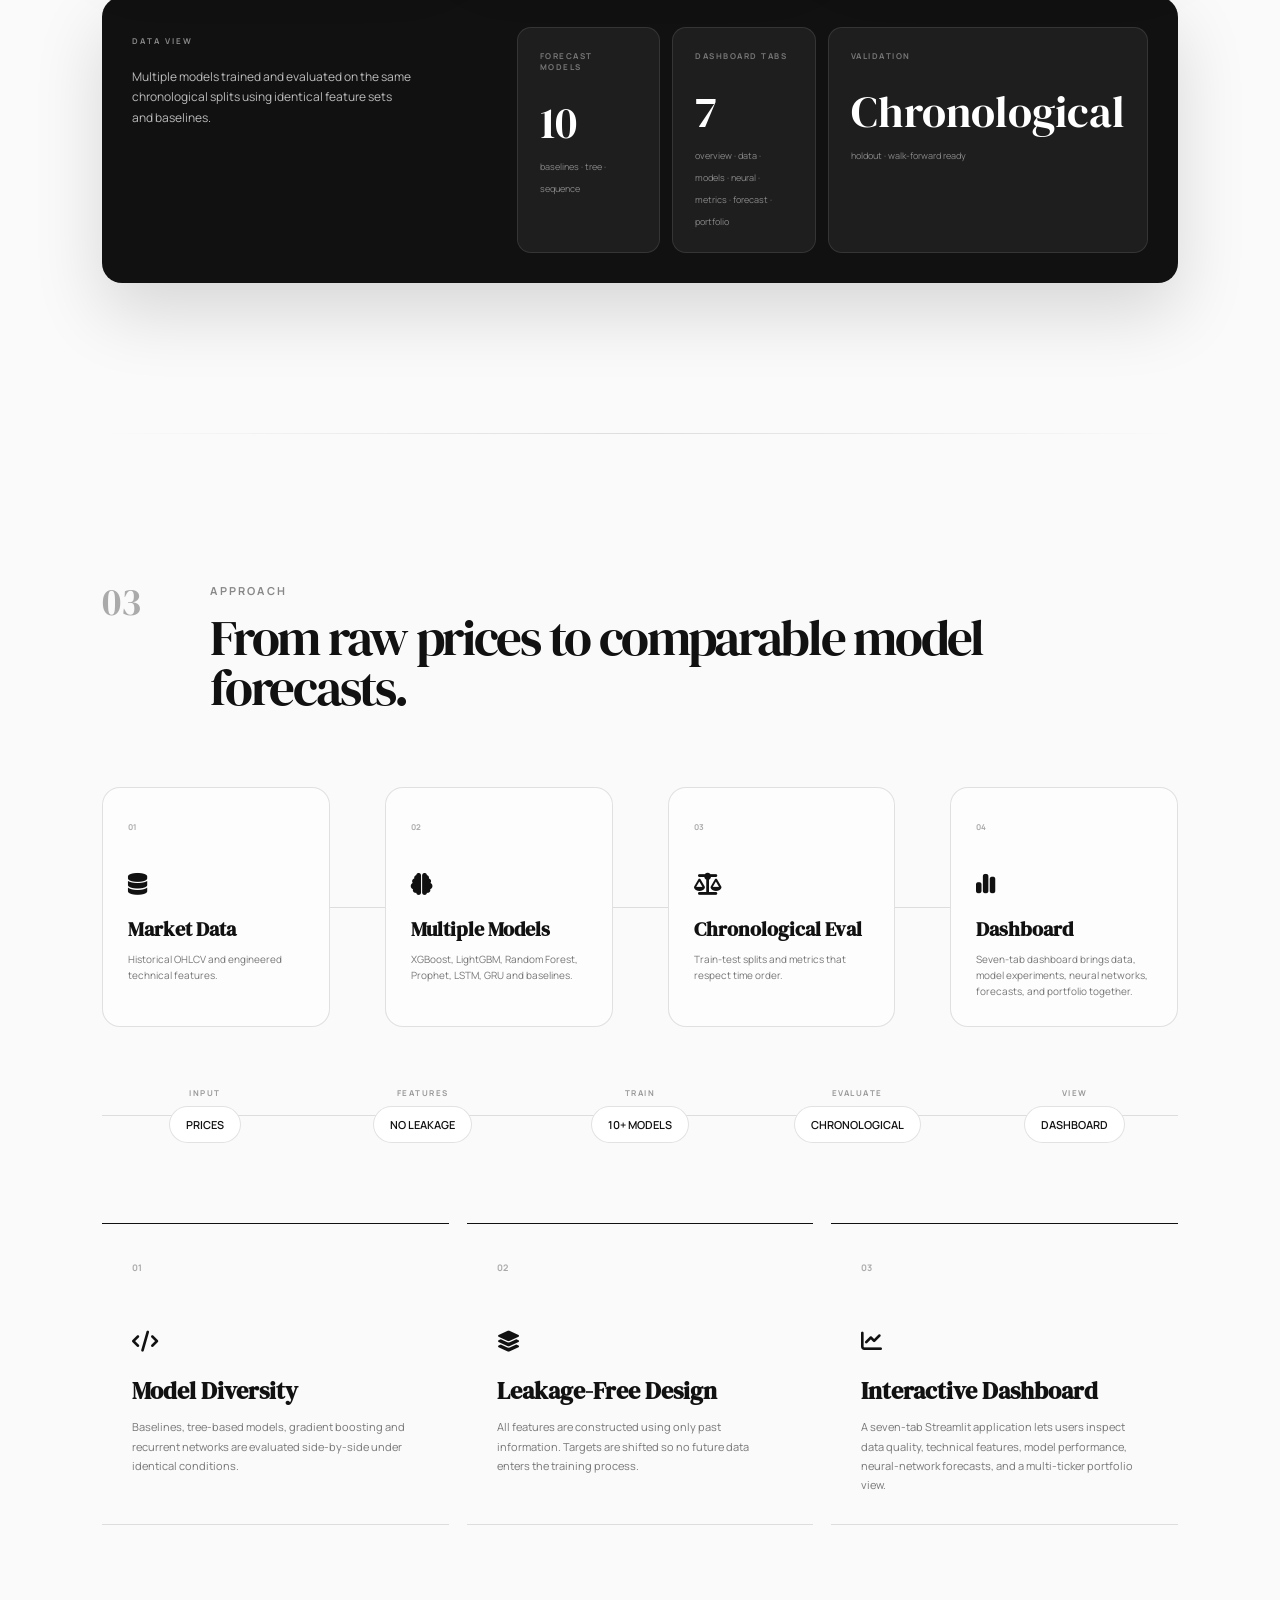
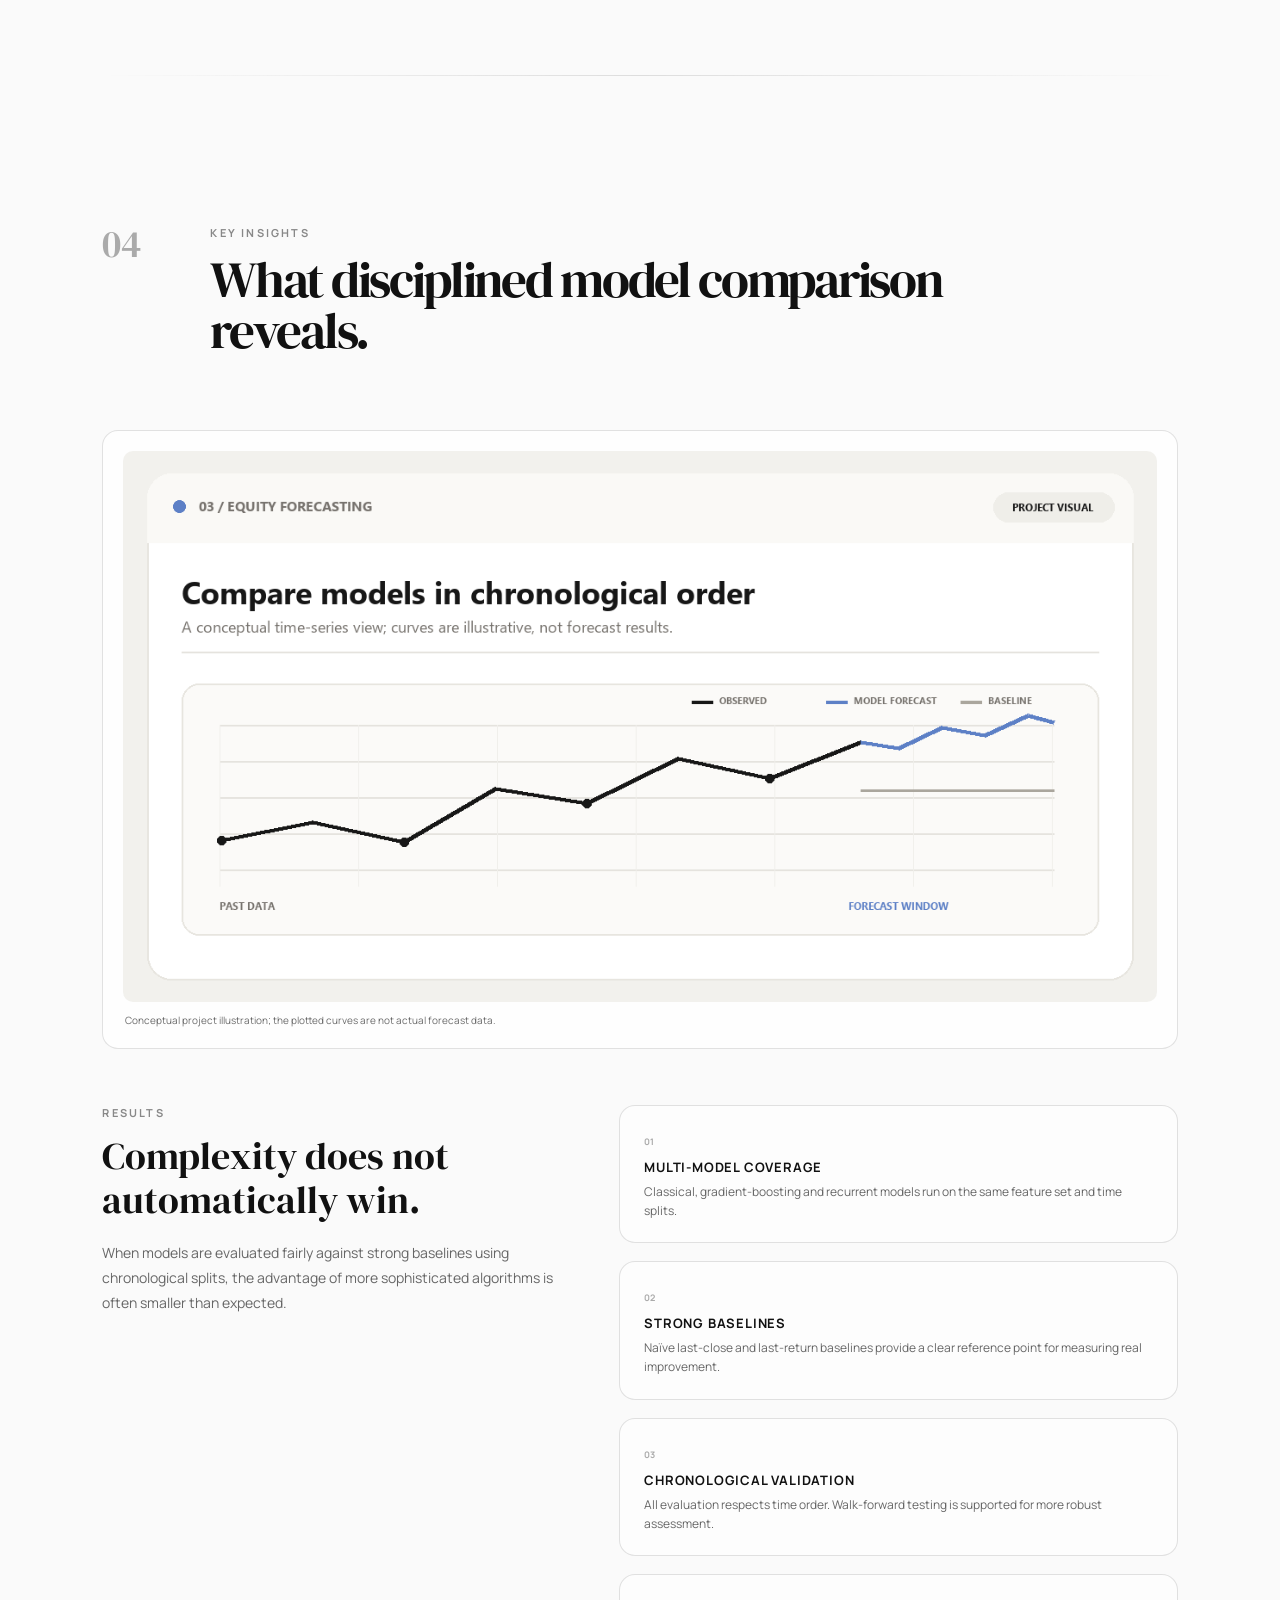
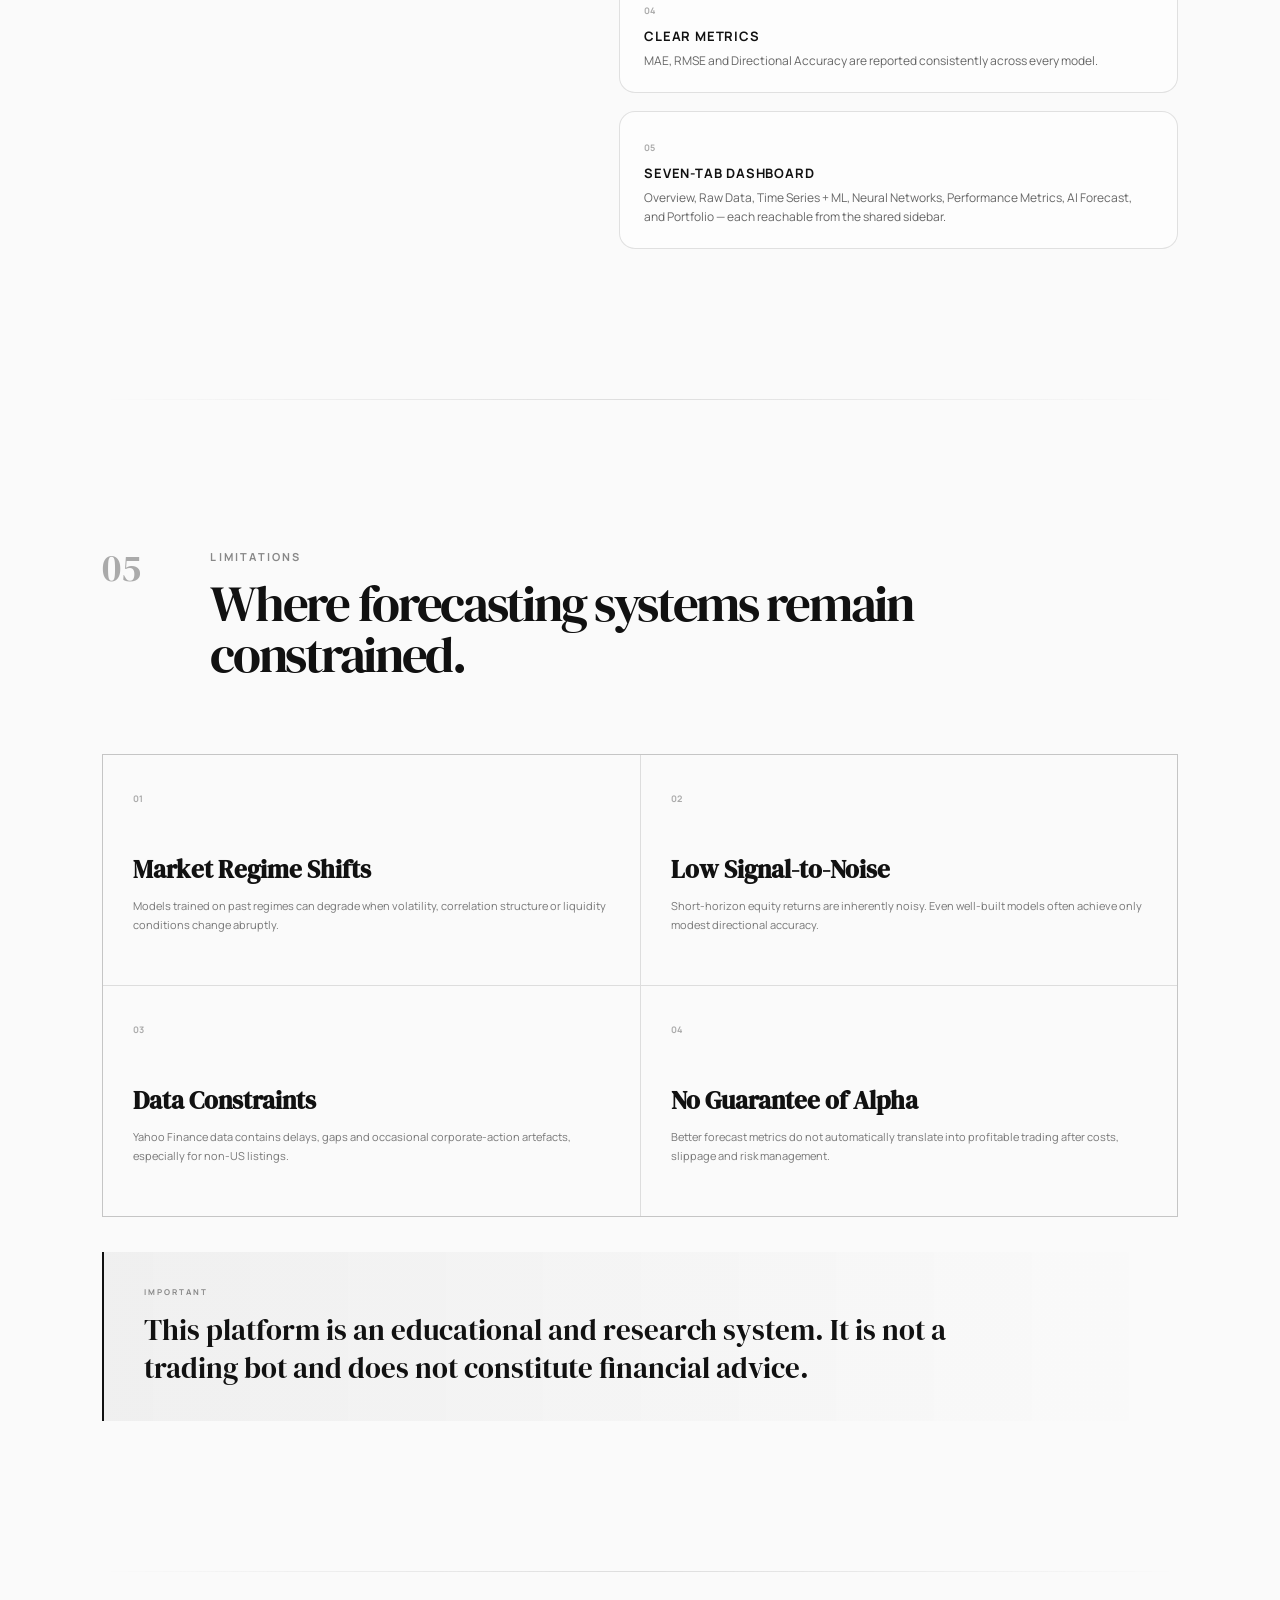
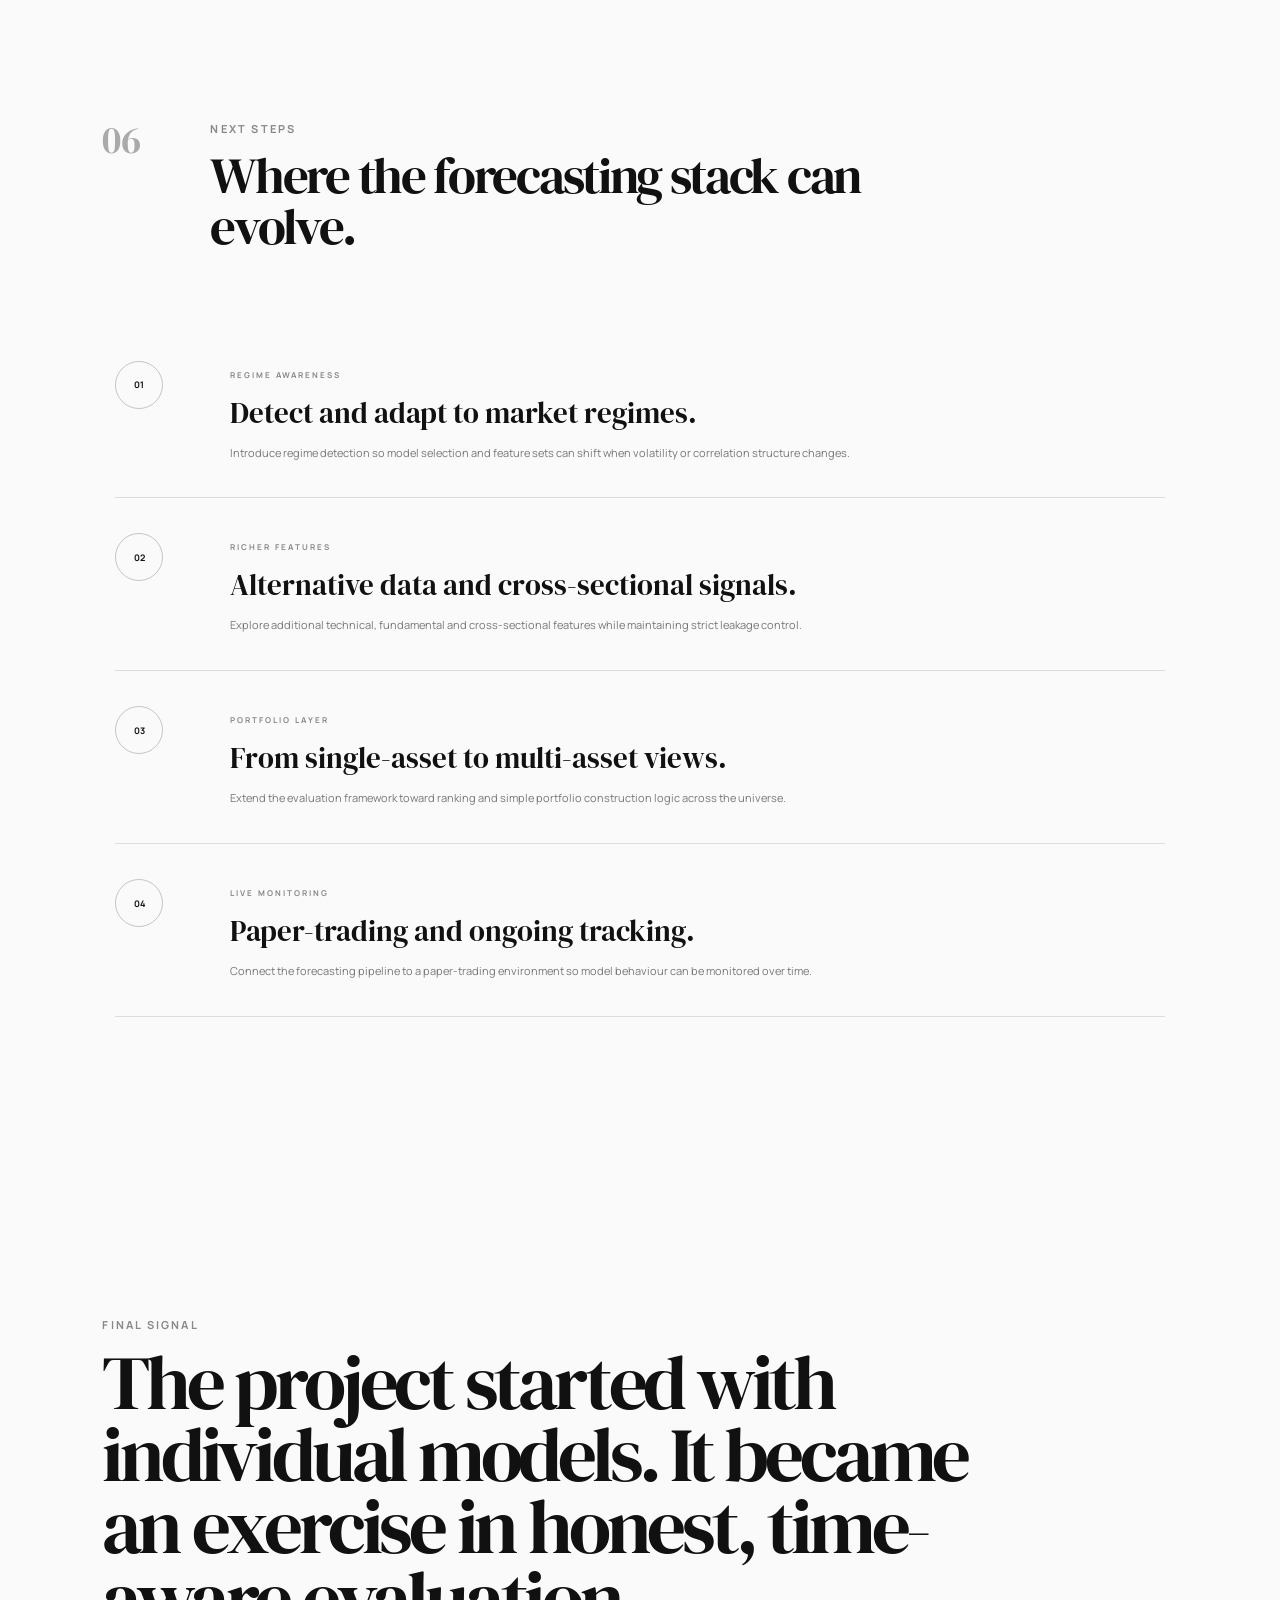
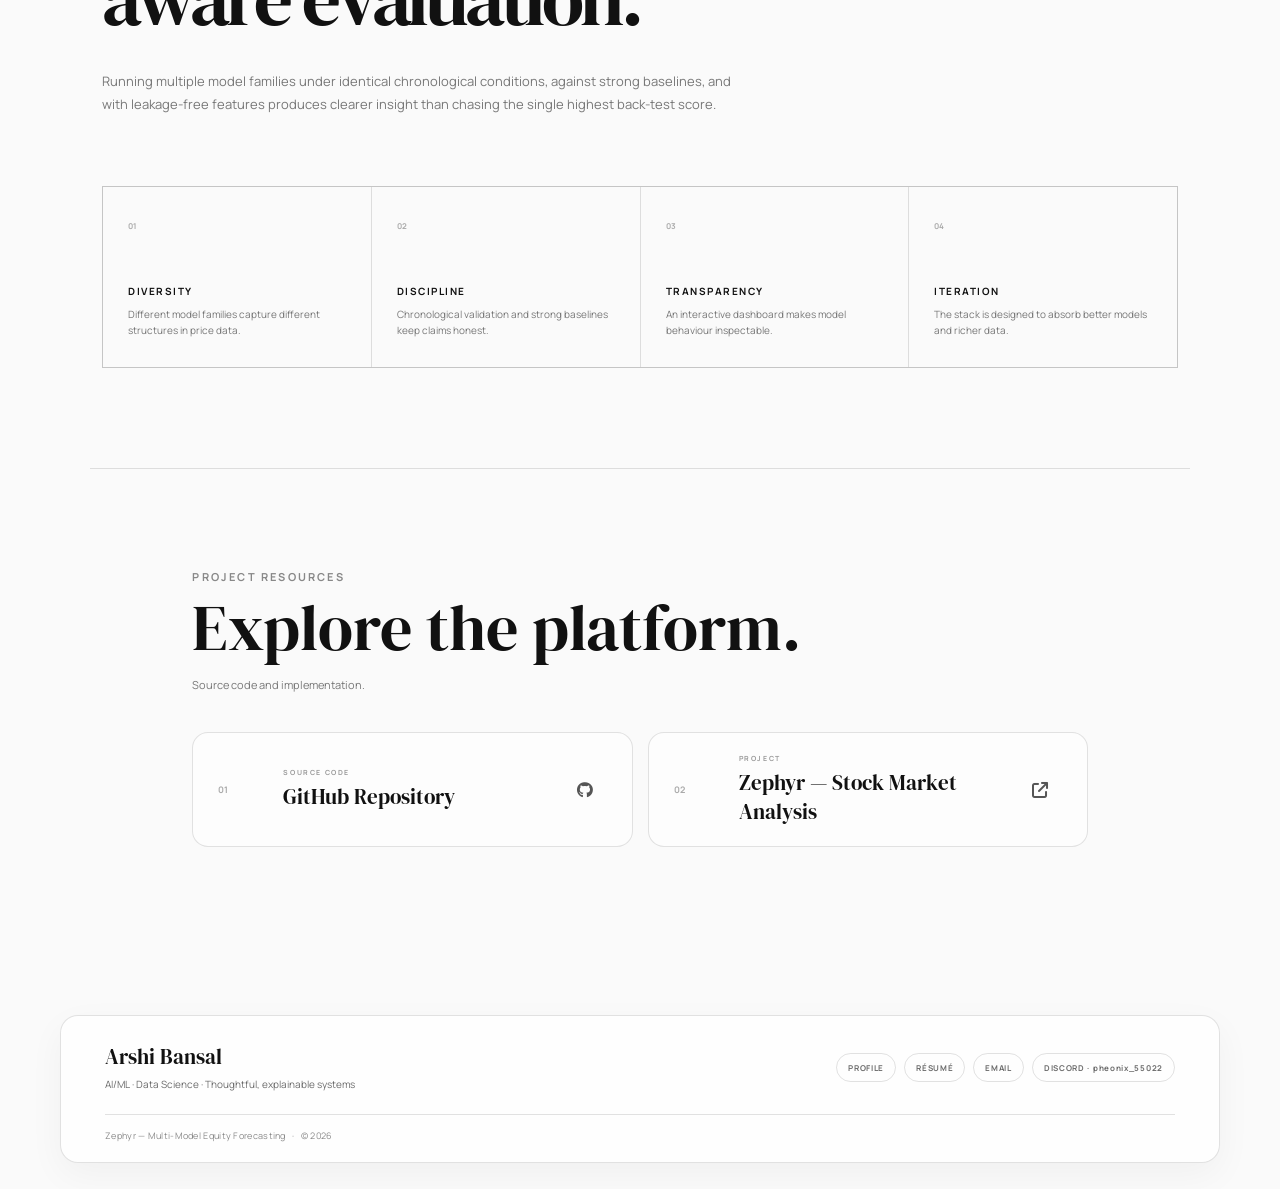
<file: Projects/Stock_Market.html>
<!doctype html>
<html lang="en">
  <head>
    <meta charset="UTF-8" />
    <meta name="viewport" content="width=device-width, initial-scale=1.0" />
    <meta
      name="description"
      content="Equity forecasting with classical ML and deep learning, leakage-free features, chronological validation, and interactive visualizations."
    />
    <meta name="author" content="Arshi Bansal" />
    <meta name="theme-color" content="#fafafa" />
    <link
      rel="canonical"
      href="https://arshibansal.github.io/Personal_Portfolio/Projects/Stock_Market.html"
    />
    <meta property="og:type" content="article" />
    <meta
      property="og:title"
      content="Zephyr | Equity Forecasting Platform | Arshi Bansal"
    />
    <meta
      property="og:url"
      content="https://arshibansal.github.io/Personal_Portfolio/Projects/Stock_Market.html"
    />
    <meta
      property="og:image"
      content="https://arshibansal.github.io/Personal_Portfolio/assets/profile.jpg"
    />
    <meta
      property="og:description"
      content="Equity forecasting with classical ML and deep learning, leakage-free features, chronological validation, and interactive visualizations."
    />
    <meta name="twitter:card" content="summary_large_image" />
    <meta
      name="twitter:title"
      content="Zephyr | Equity Forecasting Platform | Arshi Bansal"
    />
    <meta
      name="twitter:description"
      content="Equity forecasting with classical ML and deep learning, leakage-free features, chronological validation, and interactive visualizations."
    />
    <title>Equity Forecasting with Machine Learning | Arshi Bansal</title>

    <link rel="icon" href="../assets/favicon-normal.png" />
    <link rel="stylesheet" href="projectstyle.css" />
    <link rel="preconnect" href="https://fonts.googleapis.com" />
    <link rel="preconnect" href="https://fonts.gstatic.com" crossorigin />
    <link
      href="https://fonts.googleapis.com/css2?family=DM+Serif+Display&family=Manrope:wght@400;500;600;700;800&display=swap"
      rel="stylesheet"
    />
    <link
      rel="stylesheet"
      href="https://cdnjs.cloudflare.com/ajax/libs/font-awesome/6.5.2/css/all.min.css"
    />
  </head>

  <body>
    <!-- Network background -->
    <canvas id="network-bg" aria-hidden="true"></canvas>

    <!-- Scroll progress -->
    <div class="page-progress">
      <div class="page-progress-bar"></div>
    </div>

    <!-- RIGHT NAVBAR -->
    <nav class="right-navbar" aria-label="Project sections">
      <div class="nav-track"></div>
      <ul class="nav-links">
        <li><a href="#origin" class="nav-item">01</a></li>
        <li><a href="#data" class="nav-item">02</a></li>
        <li><a href="#approach" class="nav-item">03</a></li>
        <li><a href="#insights" class="nav-item">04</a></li>
        <li><a href="#limitations" class="nav-item">05</a></li>
        <li><a href="#future" class="nav-item">06</a></li>
        <li><a href="#takeaways" class="nav-item">07</a></li>
      </ul>
    </nav>

    <!-- HERO -->
    <header class="project-hero" id="top">
      <div class="hero-grid">
        <div class="hero-index">
          <span>PROJECT / 04</span>
          <span>PYTHON · ML · DL · STREAMLIT · FORECASTING · FINANCE</span>
        </div>

        <div class="hero-main">
          <div class="hero-eyebrow reveal">ZEPHYR — EQUITY FORECASTING PLATFORM</div>

          <h1 class="hero-title reveal">
            Multiple models.
            <span>One rigorous pipeline.</span>
          </h1>

          <p class="hero-description reveal">
            Zephyr is a Streamlit dashboard that runs classical machine learning
            and deep learning models against chronological holdouts across a
            universe of US, UK, European, and Australian equities — comparing
            baselines, tree models, and LSTM / GRU networks on data they did not
            train on.
          </p>

          <div class="hero-meta reveal">
            <div class="hero-meta-item">
              <span class="meta-label">DOMAIN</span>
              <strong>Equity Forecasting</strong>
            </div>
            <div class="hero-meta-item">
              <span class="meta-label">CORE</span>
              <strong>Chronological Model Comparison</strong>
            </div>
            <div class="hero-meta-item">
              <span class="meta-label">MODELS</span>
              <strong>Baselines · XGBoost · LightGBM · LSTM · GRU</strong>
            </div>
            <div class="hero-meta-item">
              <span class="meta-label">STACK</span>
              <strong>Python · Streamlit · TensorFlow · yfinance</strong>
            </div>
          </div>
        </div>

        <div class="hero-side reveal">
          <div class="signal-orbit">
            <div class="orbit-ring orbit-ring-one"></div>
            <div class="orbit-ring orbit-ring-two"></div>
            <div class="orbit-core">
              <span>04</span>
              <small>FORECAST</small>
            </div>
            <span class="orbit-node node-one">ML</span>
            <span class="orbit-node node-two">DL</span>
            <span class="orbit-node node-three">TS</span>
          </div>
        </div>
      </div>

      <div class="hero-bottom reveal">
        <span>MODELS / VALIDATION / DASHBOARD</span>
        <a href="../index.html" class="portfolio-return">
          PORTFOLIO
          <i class="fa-solid fa-arrow-up-right-from-square"></i>
        </a>
        <a href="#origin" class="scroll-cue">
          EXPLORE
          <i class="fa-solid fa-arrow-down"></i>
        </a>
      </div>
    </header>

    <!-- 01 — ORIGIN -->
    <section class="project-section origin-section" id="origin">
      <div class="section-header reveal">
        <div class="section-number">01</div>
        <div>
          <span class="section-label">THE QUESTION</span>
          <h2 class="section-title">
            Do machine learning and deep learning models improve short-horizon
            stock forecasts over simple baselines?
          </h2>
        </div>
      </div>

      <div class="story-content">
        <div class="story-lead reveal">
          Most forecasting projects stop at a single model. Real insight comes
          from disciplined comparison.
        </div>

        <div class="story-copy reveal">
          <p>
            Classical tree-based models, gradient boosting methods and recurrent
            networks each capture different structures in price data. Without a
            consistent evaluation framework it is impossible to know whether
            added complexity actually improves forecasts.
          </p>
          <p>
            Zephyr was built to run multiple complementary models under the same
            chronological conditions, measure them against strong naïve
            baselines, and surface the results through an interactive dashboard.
          </p>
        </div>

        <div class="story-highlight reveal">
          <span class="highlight-mark">THESIS</span>
          <p>
            A transparent, leakage-free multi-model pipeline reveals whether
            model complexity delivers real gains over simple baselines on
            short-horizon equity returns.
          </p>
        </div>
      </div>
    </section>

    <!-- 02 — DATA -->
    <section class="project-section" id="data">
      <div class="section-header reveal">
        <div class="section-number">02</div>
        <div>
          <span class="section-label">DATA</span>
          <h2 class="section-title">
            Market prices and carefully engineered technical features.
          </h2>
        </div>
      </div>

      <div class="story-content">
        <div class="story-lead reveal">
          The system focuses on high-quality price data and features that
          respect the flow of time.
        </div>

        <div class="data-grid">
          <article class="data-card reveal">
            <span class="data-index">01</span>
            <div class="data-icon">
              <i class="fa-solid fa-chart-line"></i>
            </div>
            <h3>Price History</h3>
            <p>
              Daily OHLCV data across US, UK, European, and Australian
              listings forms the foundation of every experiment.
            </p>
          </article>

          <article class="data-card reveal">
            <span class="data-index">02</span>
            <div class="data-icon">
              <i class="fa-solid fa-microchip"></i>
            </div>
            <h3>Technical Features</h3>
            <p>
              Lagged returns, multiple moving averages, rolling volatility,
              momentum and volume features — all constructed without future
              information.
            </p>
          </article>

          <article class="data-card reveal">
            <span class="data-index">03</span>
            <div class="data-icon">
              <i class="fa-solid fa-shield-halved"></i>
            </div>
            <h3>No Leakage Design</h3>
            <p>
              Every feature uses only data available at prediction time. Targets
              are strictly shifted to prevent look-ahead bias.
            </p>
          </article>
        </div>
      </div>

      <div class="metric-panel reveal">
        <div class="metric-intro">
          <span>DATA VIEW</span>
          <p>
            Multiple models trained and evaluated on the same chronological
            splits using identical feature sets and baselines.
          </p>
        </div>

        <div class="metrics-grid">
          <div class="metric-card">
            <span class="metric-label">FORECAST MODELS</span>
            <strong class="data-value" data-count="10">0</strong>
            <small>baselines · tree · sequence</small>
          </div>
          <div class="metric-card">
            <span class="metric-label">DASHBOARD TABS</span>
            <strong>7</strong>
            <small>overview · data · models · neural · metrics · forecast · portfolio</small>
          </div>
          <div class="metric-card">
            <span class="metric-label">VALIDATION</span>
            <strong>Chronological</strong>
            <small>holdout · walk-forward ready</small>
          </div>
        </div>
      </div>
    </section>

    <!-- 03 — APPROACH -->
    <section class="project-section" id="approach">
      <div class="section-header reveal">
        <div class="section-number">03</div>
        <div>
          <span class="section-label">APPROACH</span>
          <h2 class="section-title">
            From raw prices to comparable model forecasts.
          </h2>
        </div>
      </div>

      <div class="architecture-flow reveal">
        <div class="architecture-node">
          <span class="architecture-index">01</span>
          <i class="fa-solid fa-database"></i>
          <h3>Market Data</h3>
          <p>Historical OHLCV and engineered technical features.</p>
        </div>
        <div class="architecture-connector"><span></span></div>
        <div class="architecture-node">
          <span class="architecture-index">02</span>
          <i class="fa-solid fa-brain"></i>
          <h3>Multiple Models</h3>
          <p>XGBoost, LightGBM, Random Forest, Prophet, LSTM, GRU and baselines.</p>
        </div>
        <div class="architecture-connector"><span></span></div>
        <div class="architecture-node">
          <span class="architecture-index">03</span>
          <i class="fa-solid fa-scale-balanced"></i>
          <h3>Chronological Eval</h3>
          <p>Train-test splits and metrics that respect time order.</p>
        </div>
        <div class="architecture-connector"><span></span></div>
        <div class="architecture-node">
          <span class="architecture-index">04</span>
          <i class="fa-solid fa-chart-simple"></i>
          <h3>Dashboard</h3>
          <p>Seven-tab dashboard brings data, model experiments, neural networks, forecasts, and portfolio together.</p>
        </div>
      </div>

      <div class="pipeline reveal">
        <div class="pipeline-line"></div>
        <div class="pipeline-step">
          <span>INPUT</span><strong>PRICES</strong>
        </div>
        <div class="pipeline-step">
          <span>FEATURES</span><strong>NO LEAKAGE</strong>
        </div>
        <div class="pipeline-step">
          <span>TRAIN</span><strong>10+ MODELS</strong>
        </div>
        <div class="pipeline-step">
          <span>EVALUATE</span><strong>CHRONOLOGICAL</strong>
        </div>
        <div class="pipeline-step">
          <span>VIEW</span><strong>DASHBOARD</strong>
        </div>
      </div>

      <div class="engineering-grid" style="margin-top: 80px">
        <article class="engineering-card reveal">
          <span>01</span>
          <i class="fa-solid fa-code"></i>
          <h3>Model Diversity</h3>
          <p>
            Baselines, tree-based models, gradient boosting and recurrent
            networks are evaluated side-by-side under identical conditions.
          </p>
        </article>
        <article class="engineering-card reveal">
          <span>02</span>
          <i class="fa-solid fa-layer-group"></i>
          <h3>Leakage-Free Design</h3>
          <p>
            All features are constructed using only past information. Targets
            are shifted so no future data enters the training process.
          </p>
        </article>
        <article class="engineering-card reveal">
          <span>03</span>
          <i class="fa-solid fa-chart-line"></i>
          <h3>Interactive Dashboard</h3>
          <p>
            A seven-tab Streamlit application lets users inspect data quality,
            technical features, model performance, neural-network forecasts, and
            a multi-ticker portfolio view.
          </p>
        </article>
      </div>
    </section>

    <!-- 04 — KEY INSIGHTS -->
    <section class="project-section" id="insights">
      <div class="section-header reveal">
        <div class="section-number">04</div>
        <div>
          <span class="section-label">KEY INSIGHTS</span>
          <h2 class="section-title">
            What disciplined model comparison reveals.
          </h2>
        </div>
      </div>

      <figure class="insight-visual reveal">
        <img
          src="../assets/project-visuals/equity-forecasting.png"
          alt="Illustration of observed historical values, an example forecast window, and a baseline for comparison."
          loading="lazy"
          width="1200"
          height="640"
        />
        <figcaption>Conceptual project illustration; the plotted curves are not actual forecast data.</figcaption>
      </figure>

      <div class="evaluation-grid">
        <div class="evaluation-copy reveal">
          <span class="section-label">RESULTS</span>
          <h3>Complexity does not automatically win.</h3>
          <p>
            When models are evaluated fairly against strong baselines using
            chronological splits, the advantage of more sophisticated algorithms
            is often smaller than expected.
          </p>
        </div>

        <div class="evaluation-metrics">
          <div class="evaluation-item reveal">
            <span>01</span>
            <strong>MULTI-MODEL COVERAGE</strong>
            <p>
              Classical, gradient-boosting and recurrent models run on the same
              feature set and time splits.
            </p>
          </div>
          <div class="evaluation-item reveal">
            <span>02</span>
            <strong>STRONG BASELINES</strong>
            <p>
              Naïve last-close and last-return baselines provide a clear
              reference point for measuring real improvement.
            </p>
          </div>
          <div class="evaluation-item reveal">
            <span>03</span>
            <strong>CHRONOLOGICAL VALIDATION</strong>
            <p>
              All evaluation respects time order. Walk-forward testing is
              supported for more robust assessment.
            </p>
          </div>
          <div class="evaluation-item reveal">
            <span>04</span>
            <strong>CLEAR METRICS</strong>
            <p>
              MAE, RMSE and Directional Accuracy are reported consistently
              across every model.
            </p>
          </div>
          <div class="evaluation-item reveal">
            <span>05</span>
            <strong>SEVEN-TAB DASHBOARD</strong>
            <p>
              Overview, Raw Data, Time Series + ML, Neural Networks, Performance
              Metrics, AI Forecast, and Portfolio — each reachable from the
              shared sidebar.
            </p>
          </div>
        </div>
      </div>
    </section>

    <!-- 05 — LIMITATIONS -->
    <section class="project-section" id="limitations">
      <div class="section-header reveal">
        <div class="section-number">05</div>
        <div>
          <span class="section-label">LIMITATIONS</span>
          <h2 class="section-title">
            Where forecasting systems remain constrained.
          </h2>
        </div>
      </div>

      <div class="limitations-grid">
        <article class="limitation-card reveal">
          <span>01</span>
          <h3>Market Regime Shifts</h3>
          <p>
            Models trained on past regimes can degrade when volatility,
            correlation structure or liquidity conditions change abruptly.
          </p>
        </article>
        <article class="limitation-card reveal">
          <span>02</span>
          <h3>Low Signal-to-Noise</h3>
          <p>
            Short-horizon equity returns are inherently noisy. Even well-built
            models often achieve only modest directional accuracy.
          </p>
        </article>
        <article class="limitation-card reveal">
          <span>03</span>
          <h3>Data Constraints</h3>
          <p>
            Yahoo Finance data contains delays, gaps and occasional
            corporate-action artefacts, especially for non-US listings.
          </p>
        </article>
        <article class="limitation-card reveal">
          <span>04</span>
          <h3>No Guarantee of Alpha</h3>
          <p>
            Better forecast metrics do not automatically translate into
            profitable trading after costs, slippage and risk management.
          </p>
        </article>
      </div>

      <div class="story-highlight reveal">
        <span class="highlight-mark">IMPORTANT</span>
        <p>
          This platform is an educational and research system. It is not a
          trading bot and does not constitute financial advice.
        </p>
      </div>
    </section>

    <!-- 06 — NEXT STEPS -->
    <section class="project-section" id="future">
      <div class="section-header reveal">
        <div class="section-number">06</div>
        <div>
          <span class="section-label">NEXT STEPS</span>
          <h2 class="section-title">Where the forecasting stack can evolve.</h2>
        </div>
      </div>

      <div class="roadmap">
        <div class="roadmap-item reveal">
          <div class="roadmap-index">01</div>
          <div>
            <span>REGIME AWARENESS</span>
            <h3>Detect and adapt to market regimes.</h3>
            <p>
              Introduce regime detection so model selection and feature sets can
              shift when volatility or correlation structure changes.
            </p>
          </div>
        </div>
        <div class="roadmap-item reveal">
          <div class="roadmap-index">02</div>
          <div>
            <span>RICHER FEATURES</span>
            <h3>Alternative data and cross-sectional signals.</h3>
            <p>
              Explore additional technical, fundamental and cross-sectional
              features while maintaining strict leakage control.
            </p>
          </div>
        </div>
        <div class="roadmap-item reveal">
          <div class="roadmap-index">03</div>
          <div>
            <span>PORTFOLIO LAYER</span>
            <h3>From single-asset to multi-asset views.</h3>
            <p>
              Extend the evaluation framework toward ranking and simple
              portfolio construction logic across the universe.
            </p>
          </div>
        </div>
        <div class="roadmap-item reveal">
          <div class="roadmap-index">04</div>
          <div>
            <span>LIVE MONITORING</span>
            <h3>Paper-trading and ongoing tracking.</h3>
            <p>
              Connect the forecasting pipeline to a paper-trading environment so
              model behaviour can be monitored over time.
            </p>
          </div>
        </div>
      </div>
    </section>

    <!-- FINAL TAKEAWAY -->
    <section class="project-section final-section" id="takeaways">
      <div class="takeaways-content reveal">
        <span class="section-label">FINAL SIGNAL</span>
        <h2>
          The project started with individual models. It became an exercise in
          honest, time-aware evaluation.
        </h2>
        <p>
          Running multiple model families under identical chronological
          conditions, against strong baselines, and with leakage-free features
          produces clearer insight than chasing the single highest back-test
          score.
        </p>
      </div>

      <div class="takeaway-grid">
        <div class="takeaway-card reveal">
          <span>01</span>
          <strong>DIVERSITY</strong>
          <p>
            Different model families capture different structures in price data.
          </p>
        </div>
        <div class="takeaway-card reveal">
          <span>02</span>
          <strong>DISCIPLINE</strong>
          <p>
            Chronological validation and strong baselines keep claims honest.
          </p>
        </div>
        <div class="takeaway-card reveal">
          <span>03</span>
          <strong>TRANSPARENCY</strong>
          <p>An interactive dashboard makes model behaviour inspectable.</p>
        </div>
        <div class="takeaway-card reveal">
          <span>04</span>
          <strong>ITERATION</strong>
          <p>The stack is designed to absorb better models and richer data.</p>
        </div>
      </div>
    </section>

    <!-- PROJECT RESOURCES -->
    <section class="project-resources reveal">
      <div class="resources-heading">
        <span class="section-label">PROJECT RESOURCES</span>
        <h2>Explore the platform.</h2>
        <p>Source code and implementation.</p>
      </div>

      <div class="project-links">
        <a
          class="project-link"
          href="https://github.com/ArshiBansal/Stock_Market_Analysis"
          target="_blank"
          rel="noopener noreferrer"
        >
          <span class="project-link-index">01</span>
          <span class="project-link-content">
            <small>SOURCE CODE</small>
            <strong>GitHub Repository</strong>
          </span>
          <i class="fa-brands fa-github"></i>
        </a>

        <a
          class="project-link"
          href="https://github.com/ArshiBansal/Stock_Market_Analysis"
          target="_blank"
          rel="noopener noreferrer"
        >
          <span class="project-link-index">02</span>
          <span class="project-link-content">
            <small>PROJECT</small>
            <strong>Zephyr — Stock Market Analysis</strong>
          </span>
          <i class="fa-solid fa-arrow-up-right-from-square"></i>
        </a>
      </div>
    </section>

    <!-- FOOTER -->
    <footer class="footer-interesting reveal">
      <div class="footer-simple">
        <div class="footer-simple-copy">
          <a class="footer-name" href="../index.html">Arshi Bansal</a>
          <p>AI/ML · Data Science · Thoughtful, explainable systems</p>
        </div>
        <nav class="project-footer-actions" aria-label="Connect with Arshi">
          <a href="../index.html#about">PROFILE</a>
          <a href="../assets/resume.pdf">RÉSUMÉ</a>
          <a href="mailto:arshi122022@gmail.com">EMAIL</a>
          <a href="https://discord.com/app" target="_blank" rel="noopener noreferrer" title="Discord: pheonix_55022">DISCORD · pheonix_55022</a>
        </nav>
      </div>
      <div class="footer-meta">
        Zephyr — Multi-Model Equity Forecasting <span>·</span> ©
        <span id="year"></span>
      </div>
    </footer>

    <script src="projectscript.js"></script>
  </body>
</html>
</file>
<file: Portfolio/style.css>
:root {
  --bg: #fafafa;
  --bg-soft: #f3f3f3;
  --surface: #ffffff;
  --surface-alt: #f5f5f5;
  --text: #111111;
  --text-soft: #444444;
  --text-muted: #666666;
  --text-light: #999999;
  --line: #dddddd;
  --dark: #111111;
  --shadow-soft: 0 12px 30px rgba(0, 0, 0, 0.08);
  --shadow-strong: 0 28px 70px rgba(0, 0, 0, 0.12);
  --shadow-hover: 0 35px 90px rgba(0, 0, 0, 0.12);
  --radius-xl: 28px;
  --radius-lg: 22px;
  --radius-md: 16px;
  --radius-sm: 12px;
  --bg-text-opacity: 0.09;
  --font-body: "Manrope", sans-serif;
  --font-heading: "DM Serif Display", serif;
  --accent: #111111;
  --accent-dark: #333333;
}

* {
  box-sizing: border-box;
  font-family: var(--font-body);
  margin: 0;
  padding: 0;
  cursor: auto;
  -webkit-user-select: none;
  user-select: none;
}

h1,
h2,
h3,
h4,
h5,
h6 {
  font-family: var(--font-heading);
}

html {
  scroll-behavior: smooth;
}

body {
  margin: 0;
  overflow-x: hidden;
  -webkit-font-smoothing: antialiased;
  -moz-osx-font-smoothing: grayscale;
  text-rendering: optimizeLegibility;
  background: var(--bg);
  color: var(--text);
}

a,
button,
[role="button"] {
  cursor: pointer;
}

:focus-visible {
  outline: 3px solid #111111;
  outline-offset: 4px;
}

@media (hover: hover) and (pointer: fine) {
  body.custom-cursor-enabled,
  body.custom-cursor-enabled * {
    cursor: none !important;
  }

  .custom-cursor-ring,
  .custom-cursor-dot {
    position: fixed;
    top: 0;
    left: 0;
    z-index: 9999;
    pointer-events: none;
    opacity: 0;
    transition: opacity 140ms ease;
  }

  .custom-cursor-ring {
    width: 56px;
    height: 56px;
    border: 2px solid #aaaaaa;
    border-radius: 50%;
    background: transparent;
  }

  .custom-cursor-dot {
    width: 10px;
    height: 10px;
    border-radius: 50%;
    background: #111111;
  }

  body.custom-cursor-visible .custom-cursor-ring,
  body.custom-cursor-visible .custom-cursor-dot {
    opacity: 1;
  }
}

@media (prefers-reduced-motion: reduce) {
  html {
    scroll-behavior: auto;
  }
}

.js .reveal {
  opacity: 0;
  transition:
    opacity 650ms ease,
    transform 650ms cubic-bezier(0.2, 0.7, 0.2, 1);
}

.js .reveal--rise {
  transform: translateY(24px);
}

.js .reveal--left {
  transform: translateX(-28px);
}

.js .reveal--right {
  transform: translateX(28px);
}

.js .reveal--scale {
  transform: scale(0.96);
}

.js .reveal.visible {
  opacity: 1;
  transform: none;
}

.reduce-motion .reveal {
  opacity: 1;
  transform: none;
  transition: none;
}

img {
  max-width: 100%;
  display: block;
}

a {
  text-decoration: none;
}

button,
input,
textarea,
select {
  font: inherit;
}

::selection {
  background: rgba(0, 0, 0, 0.14);
}

/* NETWORK BACKGROUND */
#network-bg {
  position: fixed;
  top: 0;
  left: 0;
  width: 100%;
  height: 100%;
  z-index: -1;
  pointer-events: none;
  opacity: 0.95;
}

/* ANIMATIONS */
@keyframes slideInLeft {
  from {
    transform: translate(-40px, -50%);
    opacity: 0;
  }

  to {
    transform: translateY(-50%);
    opacity: 1;
  }
}

@keyframes slideInRight {
  from {
    transform: translate(50px, -50%);
    opacity: 0;
  }

  to {
    transform: translateY(-50%);
    opacity: 1;
  }
}

@keyframes blink-caret {
  from,
  to {
    border-color: transparent;
  }

  50% {
    border-color: #171717;
  }
}

/* HERO SECTION */
.hero {
  min-height: 100vh;
  display: flex;
  align-items: center;
  position: relative;
  padding-top: 125px;
  padding-bottom: 65px;
}

.hero-row {
  padding-left: clamp(30px, 6vw, 100px);
  padding-right: clamp(30px, 6vw, 100px);
  padding-top: 25px;
}

/* SOCIAL BAR & CODING BAR */
.social-bar,
.coding-bar {
  position: absolute;
  left: 20px;
  top: 50%;
  transform: translateY(-50%);
  display: flex;
  flex-direction: column;
  align-items: center;
  gap: 20px;
  font-size: 22px;
  opacity: 0;
  animation: slideInLeft 1s ease forwards;
  background: rgba(255, 255, 255, 0.55);
  backdrop-filter: blur(8px);
  padding: 10px 6px;
  border-radius: 25px;
  border: 2px double rgba(89, 89, 89, 0.3);
}

.social-bar::before,
.coding-bar::before {
  content: "";
  position: absolute;
  top: -110px;
  width: 2px;
  height: 100px;
  background: linear-gradient(
    to bottom,
    transparent,
    rgba(105, 105, 105, 0.5),
    transparent
  );
  border-radius: 2px;
}

.social-bar a,
.coding-bar a {
  width: 52px;
  height: 52px;
  display: flex;
  align-items: center;
  justify-content: center;
  border-radius: 18px;
  text-decoration: none;
  color: #404040;
  background: rgba(255, 255, 255, 0.9);
  box-shadow: 0 12px 28px rgba(0, 0, 0, 0.12);
  backdrop-filter: blur(12px);
  transition: all 0.35s cubic-bezier(0.34, 1.56, 0.64, 1);
}

.social-bar a i,
.coding-bar a i {
  font-size: 18px;
  transition: all 0.3s ease;
}

.social-bar a:hover i,
.coding-bar a:hover i {
  transform: scale(1.2) rotate(5deg);
}

.social-bar a:hover,
.coding-bar a:hover {
  transform: translateX(5px) scale(1.04);
  background: #171717;
  color: white;
  box-shadow:
    0 18px 40px rgba(0, 0, 0, 0.25),
    0 0 0 4px rgba(0, 0, 0, 0.08);
  animation: none;
}

.coding-bar {
  font-size: 20px;
  z-index: 3;
}

.coding-bar a {
  width: 42px;
  height: 42px;
  background: rgba(0, 0, 0, 0.06);
}

@media (max-width: 768px) {
  .social-bar,
  .coding-bar {
    display: none;
  }
}

/* HERO TEXT */
.intro {
  position: relative;
  font-size: 20px;
  font-weight: 400;
  color: #404040;
  letter-spacing: 0.3px;
  margin: 0 0 28px 30px;
  min-height: 32px;
  display: flex;
  align-items: center;
}

.intro::before {
  content: "";
  position: absolute;
  left: -20px;
  top: 50%;
  transform: translateY(-50%);
  width: 14px;
  height: 1.5px;
  background: linear-gradient(to right, #171717, rgba(0, 0, 0, 0.25));
  border-radius: 2px;
}

.intro-label {
  font-size: 14px;
  font-weight: 500;
  letter-spacing: 2.5px;
  text-transform: uppercase;
  color: var(--accent);
  margin: 0 0 12px 2px;
}

.typing-text {
  color: var(--accent);
  font-weight: 700;
  border-right: 2px solid var(--accent);
  padding-right: 4px;
  animation: blink-caret 0.75s step-end infinite;
}

.hero-title {
  font-size: clamp(48px, 8vw, 72px);
  font-weight: 700;
  line-height: 1;
  color: #171717;
  margin: 0 0 14px 2px;
  letter-spacing: -1.5px;
  font-style: normal;
}

.hero-desc {
  margin-top: 8px;
  max-width: 540px;
  font-size: 16px;
  line-height: 1.75;
  color: #585858;
  padding-left: 18px;
  border-left: 2px solid rgba(0, 0, 0, 0.15);
  position: relative;
  transition: all 0.3s ease;
  font-weight: 400;
  letter-spacing: 0.2px;
}

.hero-desc:hover {
  border-left-color: #171717;
  color: #171717;
  transform: translateX(4px);
}

.hero-desc::before {
  content: "";
  position: absolute;
  left: -2px;
  top: 0;
  height: 100%;
  width: 2px;
  background: linear-gradient(
    to bottom,
    transparent,
    rgba(0, 0, 0, 0.4),
    transparent
  );
}

/* BUTTONS */
.hero-buttons {
  margin-top: 30px;
  display: flex;
  gap: 20px;
  flex-wrap: wrap;
}

.btn-main {
  display: inline-flex;
  align-items: center;
  justify-content: center;
  gap: 8px;
  padding: 13px 30px;
  border-radius: 50px;
  background: var(--accent);
  color: #fff;
  text-decoration: none;
  font-size: 15px;
  font-weight: 600;
  transition:
    transform 0.3s ease,
    background 0.3s ease,
    color 0.3s ease,
    box-shadow 0.3s ease,
    border 0.3s ease;
  border: 1px solid var(--accent);
}

.btn-main:hover {
  transform: translateY(-3px);
  background: var(--accent-dark);
  color: #ffffff;
  box-shadow: 0 15px 35px rgba(0, 0, 0, 0.25);
  border: 1px solid var(--accent-dark);
}

.resume-wrapper {
  position: relative;
  display: inline-block;
}

/* PROFILE IMAGE */
.hero-image {
  position: relative;
  isolation: isolate;
  display: flex;
  justify-content: center;
  align-items: center;
  width: min(100%, 430px);
  aspect-ratio: 1;
  margin: 0 auto;
}

.hero-image::before,
.hero-image::after {
  position: absolute;
  inset: 5%;
  z-index: 0;
  border: 1px solid rgba(17, 17, 17, 0.16);
  border-radius: 50%;
  content: "";
  pointer-events: none;
}

.hero-image::before {
  border-style: dashed;
  animation: profile-orbit 32s linear infinite;
}

.hero-image::after {
  inset: 11%;
  border-color: rgba(17, 17, 17, 0.08);
}

.profile {
  position: relative;
  z-index: 1;
  width: 78%;
  max-width: 340px;
  aspect-ratio: 1;
  height: auto;
  border: 6px solid rgba(255, 255, 255, 0.92);
  border-radius: 50%;
  filter: grayscale(18%);
  object-fit: cover;
  box-shadow: 0 20px 60px rgba(0, 0, 0, 0.14);
  transition:
    filter 0.5s ease,
    box-shadow 0.5s ease;
  animation: profile-float 5s ease-in-out infinite;
}

.profile:hover {
  filter: grayscale(0%);
  box-shadow: 0 35px 90px rgba(0, 0, 0, 0.25);
}

@keyframes profile-float {
  0%,
  100% {
    transform: translateY(0);
  }
  50% {
    transform: translateY(-9px);
  }
}

@keyframes profile-orbit {
  to {
    transform: rotate(360deg);
  }
}

/* ABOUT SECTION */
.about-section {
  padding: 160px 0;
  position: relative;
}

.about-section > .container-fluid > .row {
  align-items: stretch !important;
}

.about-section::before {
  content: "ABOUT";
  position: absolute;
  top: 20px;
  left: 6%;
  font-size: clamp(120px, 16vw, 260px);
  font-weight: 900;
  letter-spacing: 12px;
  color: #000;
  opacity: var(--bg-text-opacity);
  z-index: 0;
  font-style: italic;
}

.about-left {
  position: relative;
  z-index: 2;
  margin-top: 50px;
  transition: color 0.3s ease;
}

.about-title {
  font-size: clamp(38px, 5vw, 54px);
  font-weight: 800;
  line-height: 1.1;
  color: #111111;
  margin-bottom: 30px;
  font-style: normal;
}

.section-kicker {
  margin: 0 0 14px;
  color: #707070;
  font-size: 12px;
  font-weight: 800;
  letter-spacing: 0.18em;
  line-height: 1.4;
  text-transform: uppercase;
}

.section-intro {
  max-width: 500px;
  margin: 0 0 24px;
  color: #303030;
  font-size: clamp(17px, 1.65vw, 19px);
  font-weight: 600;
  line-height: 1.55;
}

.about-text {
  font-size: 15px;
  color: #5f5f5f;
  transition: color 0.3s ease;
  line-height: 1.75;
  margin-bottom: 20px;
  max-width: 520px;
  padding-left: 22px;
  border-left: 1px solid #c8c8c8;
}

.about-text + .about-text {
  border-left-color: #111;
}

.about-left:hover .about-text {
  color: #171717;
}

.about-cards {
  display: flex;
  flex-wrap: wrap;
  align-items: stretch;
}

.about-cards > div {
  display: flex;
}

.about-right {
  display: flex;
  align-items: center;
  align-self: stretch;
}

.about-cards {
  width: 100%;
  align-content: center;
}

.about-card {
  background: white;
  padding: 22px;
  border-radius: 24px;
  box-shadow: 0 10px 25px rgba(0, 0, 0, 0.05);
  transition: all 0.35s ease;
  cursor: pointer;
  position: relative;
  overflow: hidden;
  border: 1px solid #000;
  display: flex;
  flex-direction: column;
  justify-content: center;
  margin-top: 0;
  width: 100%;
  height: 100%;
  min-height: 150px;
}

.about-card:hover {
  transform: translateY(-10px);
  box-shadow: 0 30px 80px rgba(0, 0, 0, 0.15);
}

.about-card h4 {
  font-weight: 700;
  font-style: normal;
  margin-bottom: 10px;
  font-size: 14px;
  letter-spacing: 0.3px;
}

.about-card p {
  color: #555;
  margin: 0;
  font-size: 13px;
  line-height: 1.6;
}

.about-card::after {
  content: "";
  position: absolute;
  top: -100%;
  left: -100%;
  width: 200%;
  height: 200%;
  background: linear-gradient(
    120deg,
    transparent,
    rgba(255, 255, 255, 0.5),
    transparent
  );
  transform: rotate(25deg);
  transition: 0.6s ease;
}

.about-card:hover::after {
  top: 100%;
  left: 100%;
}

/* SKILLS & EDUCATION SECTION */
.capabilities-section {
  padding: 120px 0 140px;
  position: relative;
  overflow: hidden;
}

.capabilities-bg {
  position: absolute;
  top: -30px;
  left: 5%;
  font-size: clamp(140px, 18vw, 240px);
  font-weight: 900;
  letter-spacing: 12px;
  color: #000;
  opacity: var(--bg-text-opacity);
  z-index: 0;
  pointer-events: none;
  font-style: italic;
}

.capabilities-container {
  width: 90%;
  max-width: 1280px;
  margin: 0 auto;
  position: relative;
  z-index: 2;
}

.cap-header {
  text-align: center;
  margin-bottom: 80px;
}

.cap-header h2 {
  font-size: clamp(30px, 4vw, 42px);
  font-weight: 800;
  margin-bottom: 18px;
  color: #171717;
  font-style: italic;
}

.cap-header p {
  max-width: 680px;
  margin: 0 auto;
  color: #707070;
  line-height: 1.7;
  font-size: 16px;
}

/* GRID LAYOUT */
.cap-grid {
  display: grid;
  grid-template-columns: 1.35fr 1fr;
  gap: 50px;
  align-items: stretch;
}

/* SKILLS GRID */
.skills-grid {
  display: grid;
  grid-template-columns: repeat(2, 1fr);
  gap: 24px;
}

/* SKILL CARD */
.skill-card {
  background: #ffffff;
  border-radius: 22px;
  border: 1px solid #e8e8e8;
  padding: 32px 24px;
  display: flex;
  flex-direction: column;
  align-items: center;
  text-align: center;
  transition: all 0.35s cubic-bezier(0.34, 1.4, 0.64, 1);
  position: relative;
  overflow: hidden;
}

.skill-card:hover {
  transform: translateY(-10px);
  border-color: #171717;
  box-shadow: 0 25px 60px rgba(0, 0, 0, 0.12);
}

.skill-icon {
  width: 54px;
  height: 54px;
  border-radius: 16px;
  background: #f4f4f4;
  border: 1px solid #e8e8e8;
  display: flex;
  align-items: center;
  justify-content: center;
  margin-bottom: 18px;
  transition: all 0.35s ease;
}

.skill-card:hover .skill-icon {
  background: #171717;
  border-color: #171717;
  transform: scale(1.08);
}

.skill-icon i {
  font-size: 20px;
  color: #707070;
  transition: color 0.3s ease;
}

.skill-card:hover .skill-icon i {
  color: #ffffff;
}

.skill-card h3 {
  font-size: 15px;
  font-weight: 700;
  color: #a2a2a2;
  margin: 0 0 16px;
  transition: color 0.25s ease;
}

.skill-card:hover h3 {
  color: #171717;
}

.skill-tags {
  display: flex;
  flex-wrap: wrap;
  gap: 8px;
  justify-content: center;
}

.skill-tags span {
  background: #f4f4f4;
  color: #585858;
  font-size: 12px;
  padding: 5px 13px;
  border-radius: 20px;
  border: 1px solid #e8e8e8;
  transition: all 0.25s ease;
  font-weight: 500;
}

.skill-card:hover .skill-tags span {
  background: #171717;
  color: #ffffff;
  border-color: #171717;
}

/* EDUCATION CARD */
.education-card {
  background: #161616;
  color: #ffffff;
  padding: 48px 42px;
  border-radius: 28px;
  box-shadow: 0 25px 70px rgba(0, 0, 0, 0.25);
  height: 100%;
  display: flex;
  flex-direction: column;
}

.education-card h3 {
  font-size: 26px;
  font-weight: 700;
  margin-bottom: 40px;
  letter-spacing: 0.3px;
  font-style: italic;
}

.edu-timeline {
  border-left: 2px solid rgba(255, 255, 255, 0.2);
  padding-left: 28px;
  display: flex;
  flex-direction: column;
  gap: 42px;
  flex: 1;
}

.edu-item {
  position: relative;
  transition: transform 0.3s ease;
}

.edu-item:hover {
  transform: translateX(6px);
}

.edu-item::before {
  content: "";
  position: absolute;
  left: -35px;
  top: 6px;
  width: 12px;
  height: 12px;
  background: #ffffff;
  border-radius: 50%;
  box-shadow: 0 0 0 4px rgba(255, 255, 255, 0.15);
}

.edu-date {
  font-size: 12px;
  color: #a0a0a0;
  display: block;
  margin-bottom: 6px;
  letter-spacing: 0.5px;
  font-weight: 500;
}

.edu-item h4 {
  font-size: 16px;
  font-weight: 600;
  margin: 0 0 4px;
  color: #fafafa;
}

.edu-item p {
  font-size: 13.5px;
  color: #a0a0a0;
  margin: 0 0 10px;
}

.edu-badge {
  display: inline-block;
  background: #ffffff;
  color: #161616;
  font-size: 12px;
  font-weight: 600;
  padding: 4px 12px;
  border-radius: 20px;
}

/* SKILLS & EDUCATION RESPONSIVE */
@media (max-width: 1024px) {
  .cap-grid {
    grid-template-columns: 1fr;
    gap: 50px;
  }

  .education-card {
    max-width: 600px;
    margin: 0 auto;
  }
}

@media (max-width: 640px) {
  .skills-grid {
    grid-template-columns: 1fr;
  }

  .education-card {
    padding: 36px 28px;
  }
}

/* PROJECTS SECTION */
.projects-section {
  position: relative;
  padding: 130px 0 20px;
}

.projects-bg-text {
  position: absolute;
  top: -60px;
  left: 5%;
  font-size: clamp(110px, 16vw, 240px);
  font-weight: 900;
  letter-spacing: 10px;
  color: black;
  opacity: var(--bg-text-opacity);
  pointer-events: none;
  font-style: italic;
}

.projects-container {
  width: 95%;
  max-width: 1250px;
  margin: auto;
  position: relative;
  z-index: 2;
}

.projects-header {
  max-width: 700px;
  margin-left: auto;
  margin-right: auto;
  text-align: center;
  margin-bottom: 60px;
}

.projects-header h2 {
  max-width: 650px;
  margin-left: auto;
  margin-right: auto;
  font-size: clamp(30px, 4vw, 42px);
  font-weight: 800;
  letter-spacing: -0.02em;
  color: #111111;
  margin-bottom: 20px;
  font-style: normal;
}

.section-desc {
  font-size: 15px;
  line-height: 1.75;
  color: #4f4f4f;
  font-weight: 400;
  max-width: 720px;
  margin: 12px 0 0;
  letter-spacing: 0;
}

.projects-header .section-desc {
  margin-left: auto;
  margin-right: auto;
}

/* PROJECT CARD */
.project-card {
  position: sticky;
  top: var(--project-sticky-top, 80px);
  z-index: 1;
  display: grid;
  grid-template-columns: 1fr 1.15fr;
  gap: 50px;
  padding: 48px 55px;
  margin: 0 0 48px;
  background: #ffffff;
  border-radius: 28px;
  border: 1px solid #e8e8e8;
  box-shadow: 0 25px 70px rgba(0, 0, 0, 0.08);
  transition:
    transform 0.35s ease,
    box-shadow 0.35s ease;
  min-height: auto;
  max-height: none;
  align-items: center;
}

.project-card[data-project-stack="1"] {
  --project-sticky-top: 80px;
  z-index: 1;
}

.project-card[data-project-stack="2"] {
  --project-sticky-top: 98px;
  z-index: 2;
}

.project-card[data-project-stack="3"] {
  --project-sticky-top: 116px;
  z-index: 3;
}

.project-card[data-project-stack="4"] {
  --project-sticky-top: 134px;
  z-index: 4;
}

.project-card[data-project-stack="5"] {
  --project-sticky-top: 152px;
  z-index: 5;
}

.js .project-card.reveal {
  opacity: 0;
  transition:
    opacity 700ms ease var(--project-delay, 0s),
    transform 700ms cubic-bezier(0.22, 1, 0.36, 1) var(--project-delay, 0s),
    box-shadow 0.35s ease;
}

.js .project-card.reveal[data-project-motion="from-left"] {
  transform: translate3d(-72px, 30px, 0);
}

.js .project-card.reveal[data-project-motion="from-right"] {
  transform: translate3d(72px, 30px, 0);
}

.js .project-card.reveal.visible {
  opacity: 1;
  transform: translate3d(0, 0, 0);
}

.js .project-card.reveal.visible:hover {
  transform: translate3d(0, -4px, 0);
}

.js .project-card .project-left,
.js .project-card .project-right {
  opacity: 0;
  transition:
    opacity 550ms ease,
    transform 650ms cubic-bezier(0.22, 1, 0.36, 1);
}

.js .project-card .project-left {
  transform: translateY(18px);
}

.js .project-card .project-right {
  transform: translateY(28px);
}

.js .project-card.visible .project-left,
.js .project-card.visible .project-right {
  opacity: 1;
  transform: translateY(0);
}

.js .project-card.visible .project-left {
  transition-delay: calc(var(--project-delay, 0s) + 180ms);
}

.js .project-card.visible .project-right {
  transition-delay: calc(var(--project-delay, 0s) + 320ms);
}

.project-card:hover {
  transform: translateY(-6px);
  box-shadow: 0 35px 90px rgba(0, 0, 0, 0.12);
}

.project-left {
  display: flex;
  flex-direction: column;
  justify-content: flex-start;
}

.project-meta {
  font-size: 13px;
  letter-spacing: 1.5px;
  color: #707070;
  margin-bottom: 18px;
  font-weight: 500;
}

.project-title {
  font-size: clamp(24px, 2.6vw, 32px);
  font-weight: 800;
  line-height: 1.15;
  color: #171717;
  margin: 0 0 12px 0;
  letter-spacing: -0.5px;
  font-style: italic;
}

.project-title::after {
  display: none;
}

.project-duration {
  font-size: 14px;
  color: #707070;
  margin-bottom: 32px;
}

.core-tech {
  margin-bottom: 36px;
}

.core-label {
  display: block;
  font-size: 11px;
  letter-spacing: 1.8px;
  color: #a2a2a2;
  margin-bottom: 12px;
  font-weight: 600;
}

.tech-tags {
  display: flex;
  flex-wrap: wrap;
  gap: 8px;
}

.tech-tags span {
  background: #f4f4f4;
  color: #404040;
  font-size: 13px;
  padding: 6px 14px;
  border-radius: 20px;
  border: 1px solid #e8e8e8;
  transition: all 0.25s ease;
  font-weight: 500;
}

.tech-tags span:hover {
  background: #171717;
  color: #fff;
  border-color: #171717;
}

/* PROJECT ACTIONS */
.project-actions {
  display: flex;
  align-items: center;
  gap: 12px;
  flex-wrap: nowrap;
}

/* BOTH PROJECT BUTTONS USE THE SAME PILL STYLE */
.repo-btn,
.project-page-btn {
  display: inline-flex;
  align-items: center;
  justify-content: center;
  gap: 10px;

  height: 48px;
  padding: 0 22px;

  border-radius: 50px;
  border: 1.5px solid #171717;

  background: transparent;
  color: #171717;

  font-size: 13px;
  font-weight: 600;
  letter-spacing: 0.8px;

  text-decoration: none;
  white-space: nowrap;

  transition:
    background 0.3s ease,
    color 0.3s ease,
    transform 0.3s ease,
    box-shadow 0.3s ease;
}

/* GITHUB + PROJECT BUTTON HOVER */
.repo-btn:hover,
.project-page-btn:hover {
  background: #171717;
  color: #ffffff;
  transform: translateY(-3px);
  box-shadow: 0 10px 25px rgba(0, 0, 0, 0.2);
}

/* ICONS */
.repo-btn i,
.project-page-btn i {
  font-size: 16px;
  flex-shrink: 0;
}

.project-page-btn {
  width: auto;
  min-width: 150px;
  flex: 0 0 auto;
}

/* PROJECT RIGHT */
.project-right {
  display: flex;
  flex-direction: column;
  gap: 28px;
}

.metrics-row {
  display: flex;
  gap: 12px;
  background: #fafafa;
  border-radius: 18px;
  padding: 18px 20px;
  border: 1px solid #4f4f4f;
}

.metric {
  flex: 1;
  text-align: center;
}

.metric-value {
  font-size: 22px;
  font-weight: 800;
  color: #171717;
  line-height: 1.2;
}

.metric-label {
  font-size: 11px;
  color: #707070;
  letter-spacing: 0.5px;
  margin-top: 4px;
  text-transform: uppercase;
  font-weight: 500;
}

.key-points {
  display: flex;
  flex-direction: column;
  gap: 18px;
}

.point {
  display: flex;
  gap: 16px;
  align-items: flex-start;
}

.point-num {
  font-size: 13px;
  font-weight: 700;
  color: #a2a2a2;
  min-width: 28px;
  padding-top: 2px;
}

.point p {
  margin: 0;
  font-size: 14px;
  line-height: 1.55;
  color: #4f4f4f;
}

/* PROJECTS RESPONSIVE */
@media (max-width: 900px) {
  .project-card {
    position: relative;
    top: auto;
    z-index: auto;
    grid-template-columns: 1fr;
    gap: 35px;
    padding: 36px 28px;
    margin: 80px 0;
  }

  .project-card[data-project-stack] {
    z-index: auto;
  }

  .js .project-card.reveal[data-project-motion="from-left"] {
    transform: translate3d(-36px, 24px, 0);
  }

  .js .project-card.reveal[data-project-motion="from-right"] {
    transform: translate3d(36px, 24px, 0);
  }

  .js .project-card.reveal.visible {
    transform: translate3d(0, 0, 0);
  }

  .metrics-row {
    flex-wrap: wrap;
  }

  .projects-header h2 {
    white-space: normal;
    font-size: 32px;
  }
}

@media (max-width: 768px) {
  .projects-section {
    padding: 80px 0 10px;
  }

  .project-card {
    padding: 28px 22px;
    margin: 70px 0;
  }

  .project-title {
    font-size: 26px;
  }

  .metrics-row {
    gap: 8px;
    padding: 14px 12px;
  }

  .metric-value {
    font-size: 18px;
  }
}

/* MOBILE PROJECT ACTIONS */
@media (max-width: 600px) {
  .project-actions {
    width: 100%;
    gap: 10px;
  }

  .project-actions .repo-btn,
  .project-actions .project-page-btn {
    flex: 1;
    min-width: 0;
    justify-content: center;
    padding: 0 14px;
  }
}

@media (max-width: 400px) {
  .project-actions {
    flex-direction: column;
    align-items: stretch;
  }

  .project-actions .repo-btn,
  .project-actions .project-page-btn {
    width: 100%;
    flex: none;
  }
}

/* AWARDS SECTION */
.awards-section {
  padding: 140px 0;
  position: relative;
  overflow: hidden;
}

.awards-section::before {
  content: "ACHIEVEMENTS";
  position: absolute;
  top: 5%;
  left: 50%;
  transform: translateX(-50%);
  font-size: clamp(64px, 10vw, 150px);
  font-weight: 900;
  letter-spacing: 0.06em;
  color: black;
  opacity: 0.035;
  z-index: 0;
  font-style: italic;
  white-space: nowrap;
  pointer-events: none;
}

.awards-container {
  width: 90%;
  margin: auto;
  text-align: center;
  position: relative;
  z-index: 2;
}

.awards-title {
  font-size: clamp(30px, 4vw, 42px);
  font-weight: 800;
  margin-bottom: 18px;
  font-style: normal;
}

.awards-container > .section-desc {
  margin: 0 auto 56px;
  text-align: center;
}

.awards-grid {
  display: flex;
  justify-content: center;
  gap: 36px;
  flex-wrap: wrap;
}

.award-card {
  background: white;
  border-radius: 28px;
  padding: 40px 32px 36px;
  width: 100%;
  max-width: 340px;
  min-height: 380px;
  display: flex;
  flex-direction: column;
  align-items: center;
  text-align: center;
  box-shadow: 0 15px 50px rgba(0, 0, 0, 0.08);
  transition:
    transform 0.35s ease,
    box-shadow 0.35s ease,
    border-color 0.35s ease;
  border: 1px solid #d8d8d8;
  overflow: hidden;
}

.award-card:hover {
  transform: translateY(-10px) scale(1.02);
  box-shadow: 0 25px 70px rgba(0, 0, 0, 0.12);
  border-color: #707070;
}

.award-icon {
  width: 58px;
  height: 58px;
  border-radius: 16px;
  border: 1.5px dashed #585858;
  display: flex;
  align-items: center;
  justify-content: center;
  background: #f4f4f4;
  margin: 0 auto 22px;
  font-size: 20px;
  color: #404040;
  flex-shrink: 0;
  transition:
    transform 0.3s ease,
    background 0.3s ease,
    color 0.3s ease,
    border-color 0.3s ease;
}

.award-card:hover .award-icon {
  transform: scale(1.1);
  background: #171717;
  color: white;
  border-color: #171717;
}

.award-card h3 {
  font-size: 20px;
  font-weight: 700;
  margin: 0 0 12px;
  color: #171717;
  line-height: 1.3;
  flex-shrink: 0;
}

.award-card p {
  font-size: 14.5px;
  color: #707070;
  line-height: 1.65;
  margin: 0;
  flex-grow: 1;
  display: flex;
  align-items: flex-start;
}

@media (max-width: 1100px) {
  .award-card {
    max-width: 310px;
    min-height: 360px;
    padding: 36px 28px 32px;
  }

}

@media (max-width: 768px) {
  .awards-grid {
    gap: 28px;
  }

  .award-card {
    max-width: 100%;
    width: 100%;
    min-height: auto;
    padding: 32px 26px 30px;
  }

  .award-card h3 {
    font-size: 18px;
  }

  .award-card p {
    font-size: 14px;
  }
}

/* CERTIFICATES SECTION */
.certificates-section {
  position: relative;
  padding: 120px 0 100px;
  overflow: hidden;
  background: linear-gradient(
    180deg,
    rgba(255, 255, 255, 1),
    rgba(250, 250, 250, 0.96)
  );
}

.certificates-bg-text {
  position: absolute;
  top: -18px;
  left: 4%;
  font-size: clamp(80px, 12.8vw, 176px);
  font-weight: 800;
  letter-spacing: 6px;
  color: #000;
  opacity: var(--bg-text-opacity);
  pointer-events: none;
  z-index: 0;
  font-style: italic;
}

.certificates-container {
  width: 92%;
  max-width: 1300px;
  margin: 0 auto;
  position: relative;
  z-index: 2;
}

.certificates-header {
  text-align: center;
  margin: 0 auto 48px;
  max-width: 760px;
}

.certificates-header h2 {
  font-size: clamp(30px, 4vw, 42px);
  font-weight: 800;
  margin-bottom: 14px;
  color: #171717;
  letter-spacing: -0.02em;
  font-style: normal;
}

.certificates-header .section-desc {
  max-width: 620px;
  margin: 0 auto;
}

/* PAGINATED CERTIFICATE GRID */
.certificates-grid {
  display: grid;
  grid-template-columns: repeat(2, minmax(0, 1fr));
  gap: 20px;
  max-width: 1300px;
  margin: 0 auto;
}

/* CERTIFICATE CARD */
.certificate-card {
  position: relative;
  background: rgba(255, 255, 255, 0.98);
  border: 1px solid rgba(0, 0, 0, 0.7);
  border-radius: 24px;
  padding: 22px;
  text-decoration: none;
  color: inherit;
  box-shadow: 0 14px 34px rgba(0, 0, 0, 0.06);
  transition: all 0.35s ease;
  overflow: hidden;
  min-height: 220px;
  display: flex;
  flex-direction: column;
}

.certificate-card[hidden] {
  display: none;
}

.certificates-pagination {
  display: flex;
  align-items: center;
  justify-content: center;
  gap: 22px;
  margin: 36px auto 0;
}

.certificate-page-button {
  display: inline-flex;
  width: 44px;
  height: 44px;
  align-items: center;
  justify-content: center;
  border: 1px solid #222;
  border-radius: 50%;
  background: #fff;
  color: #111;
  transition:
    background-color 0.2s ease,
    color 0.2s ease,
    opacity 0.2s ease;
}

.certificate-page-button:not(:disabled):hover {
  background: #111;
  color: #fff;
}

.certificate-page-button:disabled {
  cursor: not-allowed;
  opacity: 0.35;
}

.certificate-page-status {
  min-width: 54px;
  color: #555;
  font-size: 13px;
  font-variant-numeric: tabular-nums;
  letter-spacing: 0.08em;
  text-align: center;
}

.certificate-card:hover {
  border-color: #111;
}

.cert-badge {
  position: relative;
  z-index: 2;
  display: inline-flex;
  align-items: center;
  justify-content: center;
  width: 36px;
  height: 36px;
  border-radius: 8px;
  background: rgba(0, 0, 0, 0.05);
  color: #171717;
  font-size: 14px;
  margin-bottom: 16px;
  border: 1px solid rgba(0, 0, 0, 0.1);
}

.cert-content {
  position: relative;
  z-index: 1;
  display: flex;
  flex-direction: column;
  flex: 1;
}

.cert-title {
  font-size: 18px;
  font-weight: 700;
  line-height: 1.3;
  color: #171717;
  margin: 0 0 10px;
  letter-spacing: -0.3px;
}

.cert-issuer {
  font-size: 12px;
  letter-spacing: 1.1px;
  font-weight: 700;
  text-transform: uppercase;
  color: #666;
  margin-bottom: 6px;
}

.cert-date {
  font-size: 12px;
  font-weight: 600;
  color: #666;
  margin-bottom: 16px;
}

.cert-skills {
  display: flex;
  flex-wrap: wrap;
  gap: 8px;
  margin-top: auto;
}

.cert-skills span {
  background: #f4f4f4;
  color: #707070;
  font-size: 11px;
  font-weight: 600;
  letter-spacing: 0.4px;
  padding: 6px 10px;
  border-radius: 999px;
  border: 1px solid rgba(0, 0, 0, 0.06);
  display: inline-block;
}

@media (max-width: 1024px) {
  .certificates-grid {
    grid-template-columns: repeat(2, minmax(0, 1fr));
  }
}

@media (max-width: 768px) {
  .certificates-grid {
    grid-template-columns: 1fr;
    gap: 16px;
  }

  .certificate-card {
    min-height: 240px;
    padding: 18px;
  }

  .cert-title {
    font-size: 16px;
  }
}

/* CONTACT SECTION */

.contact-section {
  position: relative;
  width: 100%;
  padding: 130px 7% 120px;
  overflow: hidden;
}

.contact-container {
  max-width: 1350px;
  margin: 0 auto;

  display: grid;
  grid-template-columns: 0.9fr 1.1fr;
  gap: 100px;

  align-items: center;
}

/* LEFT SIDE */
.contact-left {
  position: relative;
  min-height: 550px;

  display: flex;
  flex-direction: column;
  justify-content: center;
}

.contact-label {
  display: flex;
  align-items: center;
  gap: 10px;

  margin-bottom: 55px;

  font-size: 10px;
  font-weight: 700;
  letter-spacing: 2.5px;
  opacity: 0.45;
}

.contact-dot {
  width: 7px;
  height: 7px;

  border-radius: 50%;

  background: currentColor;

}

/* HEADING */
.contact-heading > span {
  display: block;

  margin-bottom: 8px;

  font-size: 14px;
  font-weight: 500;
  letter-spacing: 1px;

  opacity: 0.5;
}

.contact-heading h2 {
  margin: 0;

  font-size: clamp(58px, 7vw, 100px);
  line-height: 0.88;
  letter-spacing: -5px;
  font-weight: 700;
}

.contact-heading h2 em {
  position: relative;

  font-style: normal;
  font-weight: 400;
}

.contact-heading h2 em::after {
  content: "";

  position: absolute;
  left: 3px;
  bottom: -8px;

  width: 75%;
  height: 2px;

  transform: scaleX(0);
  transform-origin: left;

  background: currentColor;

  transition: transform 0.6s cubic-bezier(0.16, 1, 0.3, 1);
}

.contact-left:hover .contact-heading h2 em::after {
  transform: scaleX(1);
}

/* DESCRIPTION */
.contact-desc {
  max-width: 470px;

  margin: 55px 0 0;

  font-size: 14px;
  line-height: 1.9;

  opacity: 0.8;
}

/*  AVAILABILITY */
.contact-availability {
  display: flex;
  align-items: center;
  gap: 15px;

  margin-top: 45px;
}

.availability-line {
  width: 32px;
  height: 1px;

  background: currentColor;

  opacity: 0.5;
}

.contact-availability div {
  display: flex;
  flex-direction: column;
  gap: 5px;
}

.contact-availability strong {
  font-size: 9px;
  font-weight: 700;
  letter-spacing: 1.5px;
}

.contact-availability small {
  font-size: 10px;
  opacity: 0.4;
}

/* RIGHT SIDE */
.contact-right {
  position: relative;

  padding-left: 15px;
}

.contact-right-header {
  display: flex;
  align-items: center;
  justify-content: space-between;

  padding-bottom: 20px;

  border-bottom: 1px solid rgba(255, 255, 255, 0.12);

  font-size: 9px;
  font-weight: 700;
  letter-spacing: 2px;

  opacity: 0.4;
}

.contact-right-header i {
  font-size: 11px;
}

/*  CONTACT ITEMS */
.contact-item {
  position: relative;

  display: grid;
  grid-template-columns: 40px 55px 1fr 30px;
  align-items: center;
  gap: 20px;

  min-height: 125px;

  padding: 0 10px 0 0;

  border-bottom: 1px solid rgba(255, 255, 255, 0.12);

  text-decoration: none;
  color: inherit;

  transition:
    padding 0.4s ease,
    opacity 0.4s ease;
}

.contact-item::before {
  content: "";

  position: absolute;
  left: -15px;
  top: 0;

  width: 2px;
  height: 100%;

  transform: scaleY(0);
  transform-origin: bottom;

  transition: transform 0.4s ease;

  background: currentColor;
}

.contact-item:hover {
  padding-left: 15px;
}

.contact-item:hover::before {
  transform: scaleY(1);
}

/*  NUMBER */
.contact-number {
  font-size: 10px;
  font-weight: 700;

  opacity: 0.25;
}

/*  ICON */
.contact-item-icon {
  width: 48px;
  height: 48px;

  display: flex;
  align-items: center;
  justify-content: center;

  border: 1px solid rgba(255, 255, 255, 0.15);
  border-radius: 50%;

  font-size: 16px;

  transition:
    transform 0.45s ease,
    border-color 0.45s ease;
}

.contact-item:hover .contact-item-icon {
  transform: rotate(-8deg) scale(1.08);
  border-color: rgba(255, 255, 255, 0.4);
}

/*  CONTENT */
.contact-item-content > span {
  display: block;

  margin-bottom: 5px;

  font-size: 8px;
  font-weight: 700;
  letter-spacing: 1.8px;

  opacity: 0.35;
}

.contact-item-content h3 {
  margin: 0 0 4px;

  font-size: 20px;
  font-weight: 600;

  letter-spacing: -0.5px;
}

.contact-item-content p {
  margin: 0;

  font-size: 10px;

  opacity: 0.4;
}

/*  ARROW */
.contact-item-arrow {
  display: flex;
  align-items: center;
  justify-content: center;

  font-size: 12px;

  opacity: 0.3;

  transition:
    transform 0.4s ease,
    opacity 0.4s ease;
}

.contact-item:hover .contact-item-arrow {
  transform: translate(4px, -4px);
  opacity: 1;
}

/*  TABLET */
@media (max-width: 1050px) {
  .contact-container {
    grid-template-columns: 1fr 1.1fr;
    gap: 60px;
  }

  .contact-heading h2 {
    font-size: clamp(52px, 7vw, 80px);
  }

  .contact-desc {
    margin-top: 45px;
  }
}

/*  MOBILE */
@media (max-width: 750px) {
  .contact-section {
    padding: 90px 6% 80px;
  }

  .contact-container {
    grid-template-columns: 1fr;
    gap: 65px;
  }

  .contact-left {
    min-height: auto;
  }

  .contact-label {
    margin-bottom: 35px;
  }

  .contact-heading h2 {
    font-size: clamp(55px, 15vw, 80px);
    letter-spacing: -3px;
  }

  .contact-desc {
    margin-top: 40px;
    max-width: 100%;

    font-size: 13px;
    line-height: 1.8;
  }

  .contact-availability {
    margin-top: 35px;
  }

  .contact-right {
    padding-left: 0;
  }

  .contact-item {
    grid-template-columns: 30px 45px 1fr 25px;

    min-height: 105px;

    gap: 12px;
  }

  .contact-item::before {
    left: -8px;
  }

  .contact-item:hover {
    padding-left: 8px;
  }

  .contact-item-icon {
    width: 40px;
    height: 40px;

    font-size: 14px;
  }

  .contact-item-content h3 {
    font-size: 17px;
  }
}

/*  SMALL MOBILE */
@media (max-width: 430px) {
  .contact-section {
    padding-left: 20px;
    padding-right: 20px;
  }

  .contact-heading h2 {
    font-size: 54px;
  }

  .contact-item {
    grid-template-columns: 25px 40px 1fr 18px;
    gap: 9px;
  }

  .contact-item-icon {
    width: 36px;
    height: 36px;
  }

  .contact-item-content > span {
    font-size: 7px;
  }

  .contact-item-content h3 {
    font-size: 16px;
  }

  .contact-item-content p {
    font-size: 9px;
  }
}

/* RIGHT SIDE NAVBAR */
.right-navbar {
  position: fixed;
  right: 25px;
  top: 50%;
  transform: translateY(-50%);
  z-index: 1000;
  opacity: 0;
  animation: slideInRight 1s ease forwards;
  animation-delay: 0.5s;
  padding: 10px 6px;
  border-radius: 20px;
  background: rgba(255, 255, 255, 0.4);
  backdrop-filter: blur(10px);
  box-shadow: 0 10px 30px rgba(0, 0, 0, 0.1);
}

.nav-track {
  position: absolute;
  left: 50%;
  transform: translateX(-50%);
  width: 1.5px;
  height: 240px;
  background: linear-gradient(
    180deg,
    rgba(63, 63, 63, 0.3),
    rgba(63, 63, 63, 0),
    rgba(63, 63, 63, 0.3)
  );
  border-radius: 2px;
  pointer-events: none;
}

.right-navbar::before {
  content: "";
  position: absolute;
  inset: 0;
  border-radius: 20px;
  padding: 2px;
  background: linear-gradient(
    to bottom,
    #585858 var(--scroll-progress, 0%),
    rgba(85, 85, 85, 0.15) var(--scroll-progress, 0%)
  );
  -webkit-mask:
    linear-gradient(#fff 0 0) content-box,
    linear-gradient(#fff 0 0);
  -webkit-mask-composite: xor;
  mask-composite: exclude;
  pointer-events: none;
}

.nav-links {
  list-style: none;
  padding: 0;
  margin: 0;
  display: flex;
  flex-direction: column;
  gap: 18px;
  align-items: center;
  position: relative;
  z-index: 1;
}

.nav-item {
  display: flex;
  align-items: center;
  justify-content: center;
  width: 42px;
  height: 42px;
  border-radius: 12px;
  background: rgba(255, 255, 255, 0.85);
  color: #707070;
  font-size: 16px;
  text-decoration: none;
  transition: all 0.35s cubic-bezier(0.34, 1.56, 0.64, 1);
  box-shadow: 0 6px 18px rgba(0, 0, 0, 0.08);
  position: relative;
  border: 1px solid rgba(0, 0, 0, 0.05);
  backdrop-filter: blur(8px);
}

.nav-item::before {
  content: attr(data-label);
  position: absolute;
  right: 55px;
  background: rgba(0, 0, 0, 0.95);
  color: white;
  padding: 6px 12px;
  border-radius: 8px;
  font-size: 11px;
  font-weight: 700;
  white-space: nowrap;
  opacity: 0;
  pointer-events: none;
  transition: all 0.3s cubic-bezier(0.34, 1.56, 0.64, 1);
  transform: translateX(8px);
  letter-spacing: 0.3px;
  backdrop-filter: blur(10px);
}

.nav-item::after {
  content: "";
  position: absolute;
  inset: -2px;
  border-radius: 12px;
  background: linear-gradient(
    135deg,
    rgba(0, 0, 0, 0.1),
    rgba(0, 0, 0, 0)
  );
  opacity: 0;
  transition: opacity 0.3s ease;
  pointer-events: none;
}

.nav-item:hover {
  transform: translateX(-10px) scale(1.12);
  background: #171717;
  color: #fff;
  box-shadow: 0 20px 45px rgba(0, 0, 0, 0.3);
}

.nav-item:hover::before {
  opacity: 1;
  transform: translateX(0);
}

.nav-item:hover::after {
  opacity: 1;
}

.nav-item i {
  transition: 0.3s ease;
}

.nav-item:hover i {
  transform: scale(1.2);
}

.nav-item.active {
  background: #171717;
  color: #fff;
  box-shadow: 0 15px 35px rgba(0, 0, 0, 0.35);
}

.nav-item.active::before {
  opacity: 1;
  transform: translateX(0);
}

@media (max-width: 1024px) {
  .right-navbar {
    right: 15px;
  }

  .nav-item {
    width: 38px;
    height: 38px;
    font-size: 14px;
  }

  .nav-item::before {
    right: 50px;
  }
}

@media (max-width: 768px) {
  .right-navbar {
    display: none;
  }
}

/* CEO FLOATING LINE */
.ceo-line {
  position: absolute;
  top: 20px;
  left: 0;
  width: 100%;
  display: flex;
  justify-content: space-between;
  align-items: center;
  padding: 0 60px;
  z-index: 5;
  font-size: 13px;
  letter-spacing: 1.6px;
  font-weight: 600;
  pointer-events: none;
}

.ceo-right {
  pointer-events: auto;
}

.status-wrap {
  position: relative;
  display: inline-flex;
  align-items: center;
  gap: 10px;
  padding: 8px 16px;
  border-radius: 50px;
  font-size: 12px;
  letter-spacing: 1.5px;
  font-weight: 600;
  color: #171717;
  border: 1px solid rgba(0, 0, 0, 0.15);
  overflow: hidden;
  background: #f5f5f5;
}

.dot {
  width: 7px;
  height: 7px;
  border-radius: 50%;
  background: #171717;
  opacity: 0.7;
}

.ceo-left {
  display: flex;
  align-items: center;
  justify-content: flex-start;
  pointer-events: auto;
}

.live-card {
  display: flex;
  align-items: center;
  gap: 12px;
  background: #ffffff;
  padding: 10px 18px;
  border-radius: 22px;
  box-shadow:
    0 8px 25px rgba(30, 30, 30, 0.35),
    0 2px 6px rgba(0, 0, 0, 0.2);
  color: #000;
  transition: all 0.25s ease;
  max-width: 390px;
}

.live-card:hover {
  transform: translateY(-2px);
  box-shadow:
    0 12px 35px rgba(20, 20, 20, 0.45),
    0 4px 10px rgba(0, 0, 0, 0.25);
}

.live-info {
  display: flex;
  flex-direction: column;
  line-height: 1.2;
  min-width: 0;
}

.live-top {
  display: flex;
  gap: 10px;
  align-items: center;
  flex-wrap: nowrap;
}

.name {
  font-weight: 700;
  font-size: 14px;
  white-space: nowrap;
}

.time {
  font-size: 13px;
  color: #444;
  white-space: nowrap;
}

.status {
  font-size: 12px;
  color: #777;
  margin-top: 2px;
  white-space: nowrap;
}

.status-wrap:hover {
  color: #000;
  transform: translateY(-1px);
}

@media (max-width: 768px) {
  .ceo-line {
    display: none;
  }
}

/* FOOTER */
.footer-interesting {
  max-width: 1200px;
  margin: 34px auto 20px;
  padding: 26px clamp(20px, 4vw, 42px) 18px;
  border: 1px solid var(--line);
  border-radius: 18px;
  background: rgba(255, 255, 255, 0.82);
  box-shadow: 0 12px 36px rgba(0, 0, 0, 0.045);
}

.footer-content {
  display: flex;
  align-items: center;
  justify-content: space-between;
  gap: 30px;
  max-width: 1200px;
  margin: 0 auto;
}

.footer-kicker {
  color: var(--text-muted);
  font-size: 9px;
  font-weight: 700;
  letter-spacing: 1.8px;
}

.footer-intro h2 {
  margin: 8px 0 4px;
  font-family: var(--font-heading);
  font-size: clamp(24px, 3vw, 34px);
  font-weight: 500;
}

.footer-intro p {
  color: var(--text-muted);
  font-size: 11px;
}

.footer-links {
  display: flex;
  flex-wrap: wrap;
  justify-content: flex-end;
  gap: 8px;
}

.footer-links a {
  padding: 9px 12px;
  border: 1px solid var(--line);
  border-radius: 24px;
  color: var(--text-soft);
  font-size: 10px;
  transition:
    color 0.2s ease,
    border-color 0.2s ease,
    background 0.2s ease;
}

.footer-links a:hover {
  border-color: var(--text);
  color: var(--text);
  background: #fff;
}

.footer-links a:focus-visible {
  outline: 2px solid var(--text);
  outline-offset: 3px;
}

.footer-meta {
  display: flex;
  justify-content: space-between;
  gap: 12px;
  max-width: 1200px;
  margin: 0;
  padding-top: 16px;
  border-top: 1px solid var(--line);
  color: #666;
  font-size: 10px;
}

@media (max-width: 1240px) {
  .footer-interesting {
    margin-right: 20px;
    margin-left: 20px;
  }
}

.download-btn {
  position: relative;
  overflow: hidden;
}

.download-btn .text {
  display: inline-block;
  transition: all 0.3s ease;
}

.download-btn:hover .text {
  transform: translateY(2px);
}

.download-btn::after {
  content: "↓";
  position: absolute;
  right: 18px;
  opacity: 0;
  transform: translateY(-5px);
  transition: all 0.3s ease;
}

.download-btn:hover::after {
  opacity: 1;
  transform: translateY(2px);
}

/* GLOBAL RESPONSIVE */
@media (max-width: 1024px) {
  .hero {
    padding-top: 110px;
  }
}

@media (max-width: 900px) {
  .project-card {
    flex-direction: column;
    text-align: center;
    padding: 40px 30px;
    gap: 30px;
    min-height: auto;
    max-height: none;
  }

  .cap-grid {
    grid-template-columns: 1fr;
    gap: 50px;
  }

  .project-actions {
    justify-content: flex-start;
  }
}

@media (max-width: 768px) {
  .hero {
    min-height: auto;
    padding-top: 70px;
    padding-bottom: 80px;
  }

  .hero-row {
    padding-left: 25px;
    padding-right: 25px;
    padding-top: 0;
  }

  .intro-label {
    margin-top: 0;
  }

  .hero-title {
    font-size: clamp(44px, 12vw, 64px);
  }

  .hero-desc {
    max-width: 100%;
  }

  .hero-buttons {
    flex-wrap: wrap;
    gap: 12px;
  }

  .hero-image {
    width: min(78vw, 340px);
    margin-top: 36px;
  }

  .footer-interesting {
    margin-top: 20px;
    padding: 24px 20px 16px;
  }

  .footer-content {
    align-items: flex-start;
    flex-direction: column;
    gap: 20px;
  }

  .footer-links {
    justify-content: flex-start;
  }

  .skills-grid {
    grid-template-columns: 1fr;
  }

  .about-section {
    padding: 100px 0;
  }

  .about-title {
    font-size: 32px;
  }

  .about-text {
    font-size: 16px;
  }

  .awards-grid {
    gap: 25px;
  }

  .award-card {
    width: 100%;
    max-width: 300px;
  }

  .certificates-header h2 {
    font-size: 32px;
  }
}

@media (max-width: 480px) {
  .hero {
    padding-top: 55px;
    padding-bottom: 60px;
  }

  .hero-row {
    padding-left: 20px;
    padding-right: 20px;
  }

  .hero-title {
    font-size: 43px;
    line-height: 1.05;
  }

  .intro {
    font-size: 17px;
    margin-left: 20px;
  }

  .hero-desc {
    font-size: 15px;
    line-height: 1.7;
  }

  .hero-buttons {
    width: 100%;
  }

  .btn-main {
    justify-content: center;
    width: 100%;
  }

  .project-card {
    padding: 25px 18px;
  }

  .project-actions {
    width: 100%;
  }
}

.reduce-motion *,
.reduce-motion *::before,
.reduce-motion *::after {
  animation-duration: 0.01ms !important;
  animation-iteration-count: 1 !important;
  scroll-behavior: auto !important;
  transition-duration: 0.01ms !important;
}

.reduce-motion .project-card.reveal,
.reduce-motion .project-card.reveal.visible:hover {
  opacity: 1;
  transform: none;
  transition: none;
}

.reduce-motion .project-card .project-left,
.reduce-motion .project-card .project-right,
.reduce-motion .project-card.visible .project-left,
.reduce-motion .project-card.visible .project-right {
  opacity: 1;
  transform: none;
  transition: none;
}
</file>
<file: Projects/projectstyle.css>
/*  ROOT */
:root {
  --font-body: "Manrope", sans-serif;
  --font-heading: "DM Serif Display", serif;
  --ink: #111111;
  --muted: #6b6b6b;
  --soft: #8a8a8a;
  --line: rgba(17, 17, 17, 0.12);
  --line-strong: rgba(17, 17, 17, 0.22);
  --paper: #fafafa;
  --white: #ffffff;
  --panel: rgba(255, 255, 255, 0.72);
  --dark: #111111;
  --accent: #555555;
  --shadow: 0 25px 70px rgba(0, 0, 0, 0.08);
  --scroll-progress: 0%;
  --visual-shift: 0px;
}

/*  RESET */
* {
  box-sizing: border-box;
  font-family: var(--font-body);
  font-style: normal;
}

html {
  scroll-behavior: smooth;
}

body {
  margin: 0;
  overflow-x: hidden;
  color: var(--ink);
  background: var(--paper);
  -webkit-font-smoothing: antialiased;
}

a {
  color: inherit;
  text-decoration: none;
}

button,
a {
  -webkit-tap-highlight-color: transparent;
}

/*  NETWORK BACKGROUND */
#network-bg {
  position: fixed;
  inset: 0;
  width: 100%;
  height: 100%;
  z-index: -10;
  pointer-events: none;
  opacity: 0.8;
}

/*  PAGE PROGRESS */
.page-progress {
  position: fixed;
  top: 0;
  left: 0;
  width: 100%;
  height: 2px;
  z-index: 9990;
  background: rgba(0, 0, 0, 0.04);
}

.page-progress-bar {
  width: 0;
  height: 100%;
  background: #111;
  transition: width 0.08s linear;
}

/*  RIGHT NAVBAR */
.right-navbar {
  position: fixed;
  right: 24px;
  top: 50%;
  transform: translateY(-50%);
  z-index: 5000;
  padding: 11px 7px;
  border-radius: 22px;
  background: rgba(255, 255, 255, 0.48);
  backdrop-filter: blur(16px);
  -webkit-backdrop-filter: blur(16px);
  box-shadow:
    0 15px 40px rgba(0, 0, 0, 0.08),
    inset 0 0 0 1px rgba(255, 255, 255, 0.7);
  animation: navAppear 0.9s ease forwards;
}

.right-navbar::before {
  content: "";
  position: absolute;
  inset: 0;
  padding: 1.5px;
  border-radius: 22px;
  background: linear-gradient(
    180deg,
    #111 var(--scroll-progress),
    rgba(17, 17, 17, 0.08) var(--scroll-progress)
  );
  -webkit-mask:
    linear-gradient(#fff 0 0) content-box,
    linear-gradient(#fff 0 0);
  -webkit-mask-composite: xor;
  mask-composite: exclude;
  pointer-events: none;
}

.nav-track {
  position: absolute;
  left: 50%;
  top: 18px;
  bottom: 18px;
  width: 1px;
  transform: translateX(-50%);
  background: linear-gradient(
    180deg,
    transparent,
    rgba(17, 17, 17, 0.22),
    transparent
  );
}

.nav-links {
  position: relative;
  z-index: 2;
  display: flex;
  flex-direction: column;
  gap: 9px;
  margin: 0;
  padding: 0;
  list-style: none;
}

.nav-item {
  position: relative;
  display: flex;
  align-items: center;
  justify-content: center;
  width: 40px;
  height: 40px;
  border: 1px solid rgba(17, 17, 17, 0.06);
  border-radius: 12px;
  background: rgba(255, 255, 255, 0.78);
  color: #777;
  font-family: var(--font-body);
  font-size: 10px;
  font-weight: 700;
  font-style: normal;
  letter-spacing: 0.5px;
  transition:
    transform 0.35s cubic-bezier(0.2, 0.8, 0.2, 1),
    background 0.35s ease,
    color 0.35s ease,
    box-shadow 0.35s ease;
}

.nav-item:hover {
  transform: translateX(-7px) scale(1.08);
  color: #fff;
  background: #111;
  box-shadow: 0 12px 25px rgba(0, 0, 0, 0.18);
}

.nav-item.active {
  color: #fff;
  background: #111;
  box-shadow: 0 10px 25px rgba(0, 0, 0, 0.22);
}

.nav-item::after {
  content: "";
  position: absolute;
  right: calc(100% + 13px);
  width: 0;
  height: 1px;
  background: #111;
  opacity: 0;
  transition:
    width 0.3s ease,
    opacity 0.3s ease;
}

.nav-item:hover::after,
.nav-item.active::after {
  width: 18px;
  opacity: 0.6;
}

@keyframes navAppear {
  from {
    opacity: 0;
    transform: translate(30px, -50%);
  }
  to {
    opacity: 1;
    transform: translateY(-50%);
  }
}

/*  HERO */
.project-hero {
  position: relative;
  min-height: 100vh;
  display: flex;
  flex-direction: column;
  padding: 42px 9vw 35px;
  overflow: hidden;
}

.hero-grid {
  flex: 1;
  display: grid;
  grid-template-columns: 150px minmax(0, 1fr) 300px;
  gap: 55px;
  align-items: center;
}

.hero-index {
  align-self: start;
  display: flex;
  flex-direction: column;
  gap: 12px;
  padding-top: 20px;
  color: #777;
  font-size: 9px;
  font-weight: 700;
  font-style: normal;
  letter-spacing: 1.8px;
  writing-mode: vertical-rl;
  transform: rotate(180deg);
}

.hero-main {
  max-width: 900px;
}

.hero-eyebrow {
  display: inline-flex;
  align-items: center;
  gap: 12px;
  margin-bottom: 28px;
  color: #777;
  font-size: 10px;
  font-weight: 700;
  font-style: normal;
  letter-spacing: 3px;
}

.hero-eyebrow::before {
  content: "";
  width: 32px;
  height: 1px;
  background: #111;
}

.hero-title {
  max-width: 900px;
  margin: 0;
  font-family: var(--font-heading);
  font-size: clamp(4rem, 8vw, 8.8rem);
  font-weight: 500;
  font-style: normal;
  line-height: 0.88;
  letter-spacing: -0.065em;
}

.hero-title span {
  display: block;
  margin-left: 8vw;
  color: transparent;
  -webkit-text-stroke: 1px rgba(17, 17, 17, 0.65);
}

.hero-description {
  max-width: 650px;
  margin: 46px 0 0 8vw;
  color: #555;
  font-size: 15px;
  font-weight: 400;
  line-height: 1.9;
}

.hero-meta {
  display: flex;
  flex-wrap: wrap;
  gap: 12px;
  margin: 38px 0 0 8vw;
}

.hero-meta-item {
  min-width: 145px;
  padding: 14px 17px;
  border: 1px solid var(--line);
  border-radius: 13px;
  background: rgba(255, 255, 255, 0.48);
  backdrop-filter: blur(8px);
}

.meta-label {
  display: block;
  margin-bottom: 6px;
  color: #999;
  font-size: 8px;
  font-weight: 700;
  font-style: normal;
  letter-spacing: 1.6px;
}

.hero-meta-item strong {
  font-size: 12px;
  font-weight: 600;
}

.hero-side {
  display: flex;
  justify-content: center;
  align-items: center;
}

.signal-orbit {
  position: relative;
  width: 240px;
  height: 240px;
  animation: floatingOrbit 6s ease-in-out infinite;
}

.orbit-ring {
  position: absolute;
  inset: 0;
  border: 1px solid rgba(17, 17, 17, 0.13);
  border-radius: 50%;
}

.orbit-ring-one {
  transform: rotate(20deg) scaleY(0.55);
}

.orbit-ring-two {
  transform: rotate(-35deg) scaleY(0.55);
}

.orbit-core {
  position: absolute;
  top: 50%;
  left: 50%;
  width: 92px;
  height: 92px;
  display: flex;
  flex-direction: column;
  align-items: center;
  justify-content: center;
  transform: translate(-50%, -50%);
  border-radius: 50%;
  color: #fff;
  background: #111;
  box-shadow: 0 25px 50px rgba(0, 0, 0, 0.2);
}

.orbit-core span {
  font-size: 25px;
  font-weight: 700;
}

.orbit-core small {
  margin-top: 2px;
  font-size: 7px;
  font-style: normal;
  letter-spacing: 2px;
}

.orbit-node {
  position: absolute;
  display: flex;
  align-items: center;
  justify-content: center;
  width: 45px;
  height: 45px;
  border: 1px solid var(--line);
  border-radius: 50%;
  background: rgba(255, 255, 255, 0.82);
  color: #555;
  font-size: 8px;
  font-weight: 700;
  font-style: normal;
  letter-spacing: 0.8px;
  box-shadow: 0 10px 25px rgba(0, 0, 0, 0.06);
}

.node-one {
  top: 5px;
  left: 95px;
}

.node-two {
  right: 0;
  bottom: 40px;
}

.node-three {
  left: 5px;
  bottom: 40px;
}

@keyframes floatingOrbit {
  0%,
  100% {
    transform: translateY(0) rotate(0deg);
  }
  50% {
    transform: translateY(-12px) rotate(2deg);
  }
}

.hero-bottom {
  display: flex;
  align-items: center;
  justify-content: space-between;
  padding-top: 25px;
  border-top: 1px solid var(--line);
  color: #8a8a8a;
  font-size: 8px;
  font-weight: 700;
  font-style: normal;
  letter-spacing: 2px;
}

.insight-visual {
  margin: 38px 0 56px;
  padding: clamp(12px, 2vw, 20px);
  overflow: hidden;
  border: 1px solid var(--line);
  border-radius: 16px;
  background: rgba(255, 255, 255, 0.68);
}

.insight-visual img {
  display: block;
  width: 100%;
  height: auto;
  border-radius: 10px;
}

.insight-visual figcaption {
  margin: 10px 2px 0;
  color: var(--muted);
  font-size: 10px;
  line-height: 1.6;
}

.scroll-cue {
  display: flex;
  align-items: center;
  gap: 12px;
  color: #333;
  font-size: 9px;
  font-style: normal;
  transition: gap 0.3s ease;
}

.portfolio-return {
  display: inline-flex;
  align-items: center;
  gap: 8px;
  color: #333;
  font-size: 9px;
  font-style: normal;
  transition:
    color 0.25s ease,
    gap 0.25s ease;
}

.portfolio-return:hover {
  gap: 12px;
  color: #000;
}

.portfolio-return:focus-visible,
a:focus-visible {
  outline: 2px solid #111;
  outline-offset: 4px;
}

.scroll-cue:hover {
  gap: 18px;
}

/*  SECTIONS */
.project-section {
  position: relative;
  max-width: 1380px;
  margin: 0 auto;
  padding: 150px 8vw;
  scroll-margin-top: 50px;
  opacity: 0;
  transform: translateY(45px);
  transition:
    opacity 0.9s ease,
    transform 0.9s cubic-bezier(0.2, 0.8, 0.2, 1);
}

.project-section.visible {
  opacity: 1;
  transform: translateY(0);
}

.project-section::before {
  content: "";
  position: absolute;
  top: 0;
  left: 8vw;
  right: 8vw;
  height: 1px;
  background: linear-gradient(90deg, transparent, var(--line), transparent);
}

.section-header {
  display: grid;
  grid-template-columns: 80px minmax(0, 1fr);
  gap: 28px;
  margin-bottom: 75px;
}

.section-number {
  color: #aaa;
  font-family: var(--font-heading);
  font-size: 38px;
  font-weight: 400;
  font-style: normal;
  line-height: 1;
}

.section-label {
  display: block;
  margin-bottom: 14px;
  color: #888;
  font-size: 11px;
  font-weight: 700;
  font-style: normal;
  letter-spacing: 2.2px;
}

.section-title {
  max-width: 800px;
  margin: 0;
  font-family: var(--font-heading);
  font-size: clamp(2.25rem, 4vw, 4rem);
  font-weight: 500;
  font-style: normal;
  line-height: 0.98;
  letter-spacing: -0.045em;
}

/*  STORY */
.story-content {
  display: grid;
  grid-template-columns: 0.8fr 1.2fr;
  gap: 75px;
  align-items: center;
}

.story-lead {
  font-family: var(--font-heading);
  font-size: clamp(1.8rem, 3vw, 3rem);
  font-weight: 500;
  font-style: normal;
  line-height: 1.08;
}

.story-copy {
  max-width: 680px;
}

.story-copy p {
  margin: 0 0 22px;
  color: #555;
  font-size: 15px;
  font-weight: 400;
  font-style: normal;
  line-height: 1.9;
}

.story-copy strong {
  color: #111;
}

.story-highlight {
  grid-column: 1 / -1;
  position: relative;
  margin-top: 25px;
  padding: 34px 40px;
  border-left: 2px solid #111;
  background: linear-gradient(90deg, rgba(17, 17, 17, 0.045), transparent);
  transform: translateY(var(--visual-shift));
}

.highlight-mark {
  display: block;
  margin-bottom: 14px;
  color: #888;
  font-size: 8px;
  font-weight: 700;
  font-style: normal;
  letter-spacing: 2px;
}

.story-highlight p {
  max-width: 900px;
  margin: 0;
  font-family: var(--font-heading);
  font-size: clamp(1.4rem, 2.3vw, 2.2rem);
  font-style: normal;
  line-height: 1.3;
}

/*  DATA CARDS */
.data-grid {
  grid-column: 1 / -1;
  display: grid;
  grid-template-columns: repeat(3, 1fr);
  gap: 18px;
}

.data-card {
  position: relative;
  min-height: 310px;
  padding: 30px;
  border: 1px solid var(--line);
  border-radius: 20px;
  background: var(--panel);
  backdrop-filter: blur(12px);
  box-shadow: var(--shadow);
  transition:
    transform 0.55s cubic-bezier(0.2, 0.8, 0.2, 1),
    box-shadow 0.55s ease,
    border-color 0.3s ease;
  overflow: hidden;
}

.data-card::before {
  content: "";
  position: absolute;
  top: -70px;
  right: -70px;
  width: 150px;
  height: 150px;
  border-radius: 50%;
  background: rgba(17, 17, 17, 0.035);
  transition: transform 0.6s ease;
}

.data-card:hover {
  transform: translateY(-10px);
  border-color: rgba(17, 17, 17, 0.24);
  box-shadow: 0 30px 70px rgba(0, 0, 0, 0.12);
}

.data-card:hover::before {
  transform: scale(1.5);
}

.data-index {
  color: #aaa;
  font-size: 9px;
  font-weight: 700;
  font-style: normal;
}

.data-icon {
  margin-top: 60px;
  width: 48px;
  height: 48px;
  display: flex;
  align-items: center;
  justify-content: center;
  border-radius: 13px;
  color: #fff;
  background: #111;
  font-size: 15px;
}

.data-card h3 {
  margin: 25px 0 10px;
  font-family: var(--font-heading);
  font-size: 25px;
  font-weight: 500;
  font-style: normal;
}

.data-card p {
  margin: 0;
  color: #707070;
  font-size: 12px;
  font-style: normal;
  line-height: 1.75;
}

/*  METRIC PANEL */
.metric-panel {
  grid-column: 1 / -1;
  display: grid;
  grid-template-columns: 0.7fr 1.3fr;
  gap: 45px;
  margin-top: 55px;
  padding: 30px;
  border-radius: 20px;
  background: #111;
  color: #fff;
  box-shadow: 0 30px 70px rgba(0, 0, 0, 0.14);
}

.metric-intro span {
  color: #888;
  font-size: 8px;
  font-weight: 700;
  font-style: normal;
  letter-spacing: 2px;
}

.metric-intro p {
  max-width: 280px;
  margin-top: 18px;
  color: #bbb;
  font-size: 12px;
  font-style: normal;
  line-height: 1.7;
}

.metrics-grid {
  display: grid;
  grid-template-columns: repeat(3, 1fr);
  gap: 12px;
}

.metric-card {
  min-height: 155px;
  padding: 22px;
  border: 1px solid rgba(255, 255, 255, 0.1);
  border-radius: 14px;
  background: rgba(255, 255, 255, 0.055);
  transition:
    transform 0.4s ease,
    background 0.4s ease;
}

.metric-card:hover {
  transform: translateY(-5px);
  background: rgba(255, 255, 255, 0.09);
}

.metric-label {
  display: block;
  color: #777;
  font-size: 8px;
  font-weight: 700;
  font-style: normal;
  letter-spacing: 1.5px;
}

.metric-card strong {
  display: block;
  margin-top: 20px;
  font-family: var(--font-heading);
  font-size: 44px;
  font-weight: 500;
  font-style: normal;
}

.metric-card small {
  color: #888;
  font-size: 9px;
  font-style: normal;
}

/*  FEATURE MATRIX */
.feature-matrix {
  grid-column: 1 / -1;
  border-top: 1px solid var(--line);
}

.feature-row {
  display: grid;
  grid-template-columns: 70px 1fr 120px;
  gap: 25px;
  align-items: center;
  padding: 30px 0;
  border-bottom: 1px solid var(--line);
  transition:
    padding 0.4s ease,
    background 0.4s ease;
}

.feature-row:hover {
  padding-left: 18px;
  padding-right: 18px;
  background: rgba(255, 255, 255, 0.65);
}

.feature-number {
  color: #aaa;
  font-size: 10px;
  font-weight: 700;
  font-style: normal;
}

.feature-main h3 {
  margin: 0 0 7px;
  font-family: var(--font-heading);
  font-size: 25px;
  font-weight: 500;
  font-style: normal;
}

.feature-main p {
  max-width: 650px;
  margin: 0;
  color: #707070;
  font-size: 12px;
  font-style: normal;
  line-height: 1.7;
}

.feature-tag {
  justify-self: end;
  padding: 7px 10px;
  border: 1px solid var(--line);
  border-radius: 30px;
  color: #777;
  font-size: 7px;
  font-weight: 700;
  font-style: normal;
  letter-spacing: 1px;
}

/* ARCHITECTURE */
.architecture-flow {
  display: grid;
  grid-template-columns: 1fr 55px 1fr 55px 1fr 55px 1fr;
  align-items: center;
}

.architecture-node {
  min-height: 240px;
  padding: 25px;
  border: 1px solid var(--line);
  border-radius: 18px;
  background: rgba(255, 255, 255, 0.58);
  transition:
    transform 0.5s ease,
    box-shadow 0.5s ease;
}

.architecture-node:hover {
  transform: translateY(-8px);
  box-shadow: var(--shadow);
}

.architecture-index {
  color: #aaa;
  font-size: 8px;
  font-weight: 700;
  font-style: normal;
}

.architecture-node i {
  display: block;
  margin: 38px 0 20px;
  font-size: 22px;
}

.architecture-node h3 {
  margin: 0 0 8px;
  font-family: var(--font-heading);
  font-size: 20px;
  font-style: normal;
}

.architecture-node p {
  margin: 0;
  color: #777;
  font-size: 10px;
  font-style: normal;
  line-height: 1.6;
}

.architecture-connector {
  display: flex;
  justify-content: center;
}

.architecture-connector span {
  width: 100%;
  height: 1px;
  background: var(--line);
}

/* PIPELINE */
.pipeline {
  display: grid;
  grid-template-columns: repeat(5, 1fr);
  gap: 12px;
  margin-top: 60px;
  position: relative;
}

.pipeline-line {
  position: absolute;
  top: 28px;
  left: 0;
  right: 0;
  height: 1px;
  background: var(--line);
  z-index: 0;
}

.pipeline-step {
  position: relative;
  z-index: 1;
  text-align: center;
  opacity: 0;
  transform: translateY(20px);
}

.pipeline-step span {
  display: block;
  margin-bottom: 8px;
  color: #999;
  font-size: 8px;
  font-weight: 700;
  font-style: normal;
  letter-spacing: 1.5px;
}

.pipeline-step strong {
  display: inline-block;
  padding: 10px 16px;
  border: 1px solid var(--line);
  border-radius: 30px;
  background: #fff;
  font-size: 11px;
  font-weight: 600;
  font-style: normal;
}

/* ENGINEERING */
.engineering-grid {
  display: grid;
  grid-template-columns: repeat(3, 1fr);
  gap: 18px;
}

.engineering-card {
  min-height: 300px;
  padding: 30px;
  border-top: 1px solid #111;
  border-bottom: 1px solid var(--line);
  transition:
    transform 0.45s ease,
    background 0.45s ease;
}

.engineering-card:hover {
  transform: translateY(-7px);
  background: rgba(255, 255, 255, 0.6);
}

.engineering-card > span {
  color: #aaa;
  font-size: 9px;
  font-weight: 700;
  font-style: normal;
}

.engineering-card i {
  display: block;
  margin-top: 55px;
  font-size: 21px;
}

.engineering-card h3 {
  margin: 22px 0 10px;
  font-family: var(--font-heading);
  font-size: 24px;
  font-style: normal;
}

.engineering-card p {
  margin: 0;
  color: #777;
  font-size: 11px;
  font-style: normal;
  line-height: 1.75;
}

/* EVALUATION */
.evaluation-grid {
  display: grid;
  grid-template-columns: 0.9fr 1.1fr;
  gap: 60px;
  align-items: start;
}

.evaluation-copy h3 {
  margin: 0 0 18px;
  font-family: var(--font-heading);
  font-size: clamp(1.8rem, 3vw, 2.8rem);
  font-weight: 500;
  font-style: normal;
  line-height: 1.15;
}

.evaluation-copy p {
  color: #666;
  font-size: 14px;
  font-style: normal;
  line-height: 1.8;
}

.evaluation-metrics {
  display: flex;
  flex-direction: column;
  gap: 18px;
}

.evaluation-item {
  padding: 22px 24px;
  border: 1px solid var(--line);
  border-radius: 16px;
  background: rgba(255, 255, 255, 0.55);
  transition:
    transform 0.35s ease,
    background 0.35s ease;
}

.evaluation-item:hover {
  transform: translateX(6px);
  background: #fff;
}

.evaluation-item span {
  color: #aaa;
  font-size: 9px;
  font-weight: 700;
  font-style: normal;
}

.evaluation-item strong {
  display: block;
  margin: 8px 0 6px;
  font-size: 13px;
  font-weight: 700;
  font-style: normal;
  letter-spacing: 0.8px;
}

.evaluation-item p {
  margin: 0;
  color: #666;
  font-size: 12px;
  font-style: normal;
  line-height: 1.6;
}

/* LIMITATIONS */
.limitations-grid {
  display: grid;
  grid-template-columns: repeat(2, 1fr);
  gap: 1px;
  border: 1px solid var(--line);
  background: var(--line);
}

.limitation-card {
  min-height: 230px;
  padding: 30px;
  background: var(--paper);
  transition: background 0.4s ease;
}

.limitation-card:hover {
  background: #fff;
}

.limitation-card > span {
  color: #aaa;
  font-size: 9px;
  font-weight: 700;
  font-style: normal;
}

.limitation-card h3 {
  margin: 45px 0 10px;
  font-family: var(--font-heading);
  font-size: 25px;
  font-style: normal;
}

.limitation-card p {
  max-width: 520px;
  margin: 0;
  color: #777;
  font-size: 11px;
  font-style: normal;
  line-height: 1.75;
}

.limitations-grid + .story-highlight {
  margin-top: 35px;
}

/* ROADMAP */
.roadmap {
  max-width: 1050px;
  margin: 0 auto;
}

.roadmap-item {
  display: grid;
  grid-template-columns: 80px 1fr;
  gap: 35px;
  padding: 35px 0;
  border-bottom: 1px solid var(--line);
}

.roadmap-index {
  width: 48px;
  height: 48px;
  display: flex;
  align-items: center;
  justify-content: center;
  border: 1px solid var(--line-strong);
  border-radius: 50%;
  font-size: 9px;
  font-weight: 700;
  font-style: normal;
}

.roadmap-item span {
  color: #888;
  font-size: 8px;
  font-weight: 700;
  font-style: normal;
  letter-spacing: 2px;
}

.roadmap-item h3 {
  margin: 10px 0;
  font-family: var(--font-heading);
  font-size: 29px;
  font-weight: 500;
  font-style: normal;
}

.roadmap-item p {
  max-width: 680px;
  margin: 0;
  color: #777;
  font-size: 11px;
  font-style: normal;
  line-height: 1.8;
}

/* FINAL SECTION */
.final-section {
  padding-bottom: 100px;
}

.final-section::before {
  display: none;
}

.takeaways-content {
  max-width: 950px;
  margin-bottom: 70px;
}

.takeaways-content h2 {
  margin: 0;
  font-family: var(--font-heading);
  font-size: clamp(3rem, 6vw, 6.8rem);
  font-weight: 500;
  font-style: normal;
  line-height: 0.94;
  letter-spacing: -0.055em;
}

.takeaways-content p {
  max-width: 650px;
  margin-top: 35px;
  color: #777;
  font-size: 13px;
  font-style: normal;
  line-height: 1.8;
}

.takeaway-grid {
  display: grid;
  grid-template-columns: repeat(4, 1fr);
  gap: 1px;
  border: 1px solid var(--line);
  background: var(--line);
}

.takeaway-card {
  min-height: 180px;
  padding: 25px;
  background: var(--paper);
  transition:
    background 0.4s ease,
    transform 0.4s ease;
}

.takeaway-card:hover {
  background: #fff;
  transform: translateY(-5px);
}

.takeaway-card span {
  color: #aaa;
  font-size: 8px;
  font-weight: 700;
  font-style: normal;
}

.takeaway-card strong {
  display: block;
  margin-top: 50px;
  font-size: 10px;
  font-weight: 700;
  font-style: normal;
  letter-spacing: 1.5px;
}

.takeaway-card p {
  margin: 8px 0 0;
  color: #777;
  font-size: 10px;
  font-style: normal;
  line-height: 1.6;
}

/* PROJECT RESOURCES */
.project-resources {
  max-width: 1100px;
  margin: 0 auto;
  padding: 100px 8vw 130px;
  border-top: 1px solid var(--line);
}

.resources-heading h2 {
  margin: 0;
  font-family: var(--font-heading);
  font-size: clamp(2.7rem, 5vw, 5rem);
  font-weight: 500;
  font-style: normal;
  line-height: 0.95;
}

.resources-heading p {
  margin: 18px 0 40px;
  color: #777;
  font-size: 11px;
  font-style: normal;
}

.project-links {
  display: grid;
  grid-template-columns: repeat(2, 1fr);
  gap: 15px;
}

.project-link {
  position: relative;
  display: grid;
  grid-template-columns: 45px 1fr 30px;
  gap: 20px;
  align-items: center;
  min-height: 115px;
  padding: 20px 25px;
  border: 1px solid var(--line);
  border-radius: 16px;
  background: rgba(255, 255, 255, 0.65);
  overflow: hidden;
  transition:
    transform 0.45s cubic-bezier(0.2, 0.8, 0.2, 1),
    background 0.4s ease,
    box-shadow 0.4s ease;
}

.project-link::before {
  content: "";
  position: absolute;
  inset: 0;
  background: linear-gradient(100deg, rgba(17, 17, 17, 0.06), transparent 55%);
  transform: translateX(-100%);
  transition: transform 0.5s ease;
}

.project-link:hover {
  transform: translateY(-7px);
  background: #fff;
  box-shadow: var(--shadow);
}

.project-link:hover::before {
  transform: translateX(0);
}

.project-link-index {
  position: relative;
  z-index: 1;
  color: #aaa;
  font-size: 9px;
  font-weight: 700;
  font-style: normal;
}

.project-link-content {
  position: relative;
  z-index: 1;
  display: flex;
  flex-direction: column;
  gap: 5px;
}

.project-link-content small {
  color: #999;
  font-size: 7px;
  font-weight: 700;
  font-style: normal;
  letter-spacing: 1.6px;
}

.project-link-content strong {
  font-family: var(--font-heading);
  font-size: 21px;
  font-weight: 500;
  font-style: normal;
}

.project-link > i {
  position: relative;
  z-index: 1;
  color: #555;
  transition: transform 0.35s ease;
}

.project-link:hover > i {
  transform: translate(4px, -4px);
}

/* FOOTER */
.footer-interesting {
  max-width: 1160px;
  margin: 38px auto 26px;
  padding: 26px clamp(20px, 4vw, 44px) 20px;
  border: 1px solid var(--line);
  border-radius: 18px;
  color: var(--ink);
  background: rgba(255, 255, 255, 0.78);
  box-shadow: 0 12px 36px rgba(0, 0, 0, 0.045);
  opacity: 0;
  transform: translateY(12px);
  transition:
    opacity 0.65s ease,
    transform 0.65s ease;
}

.footer-interesting::before,
.footer-interesting::after {
  display: none;
}

.footer-interesting.visible {
  opacity: 1;
  transform: none;
}

.footer-simple {
  display: flex;
  align-items: center;
  justify-content: space-between;
  gap: 24px;
}

.footer-simple-copy .footer-name {
  color: var(--ink);
  font-family: var(--font-heading);
  font-size: 21px;
  transition: color 0.2s ease;
}

.footer-simple-copy .footer-name:hover {
  color: #555;
}

.footer-simple-copy p {
  margin: 5px 0 0;
  color: var(--muted);
  font-size: 10px;
  line-height: 1.6;
}

.project-footer-actions {
  display: flex;
  flex-wrap: wrap;
  justify-content: flex-end;
  gap: 8px;
}

.project-footer-actions a {
  padding: 8px 11px;
  border: 1px solid var(--line);
  border-radius: 20px;
  color: var(--muted);
  font-size: 8px;
  font-weight: 700;
  letter-spacing: 0.7px;
  transition:
    color 0.2s ease,
    border-color 0.2s ease;
}

.project-footer-actions a:hover {
  border-color: var(--line-strong);
  color: var(--ink);
}

.project-footer-actions a:focus-visible {
  outline: 2px solid var(--ink);
  outline-offset: 3px;
}

.footer-meta {
  margin: 22px 0 0;
  padding-top: 14px;
  border-top: 1px solid var(--line);
  color: var(--soft);
  font-size: 9px;
  letter-spacing: 0.3px;
}

.footer-meta span:not(#year) {
  padding: 0 4px;
  color: var(--soft);
}

/* REVEAL STATES */
.reveal {
  opacity: 0;
  transform: translateY(25px);
  transition:
    opacity 0.8s ease,
    transform 0.8s cubic-bezier(0.2, 0.8, 0.2, 1);
}

.reveal--left {
  transform: translateX(-24px);
}

.reveal--right {
  transform: translateX(24px);
}

.reveal--scale {
  transform: scale(0.96);
}

.reveal.visible {
  opacity: 1;
  transform: none;
}

.reduce-motion .reveal,
.reduce-motion .project-section {
  opacity: 1;
  transform: none;
  transition: none;
}

/* REDUCED MOTION */
.reduce-motion *,
.reduce-motion *::before,
.reduce-motion *::after {
  animation-duration: 0.01ms !important;
  animation-iteration-count: 1 !important;
  transition-duration: 0.01ms !important;
  scroll-behavior: auto !important;
}

/* TABLET */
@media (max-width: 1200px) {
  .project-hero {
    padding-left: 6vw;
    padding-right: 6vw;
  }
  .hero-grid {
    grid-template-columns: 90px minmax(0, 1fr) 220px;
    gap: 35px;
  }
  .project-section {
    padding-left: 6vw;
    padding-right: 6vw;
  }
  .project-section::before {
    left: 6vw;
    right: 6vw;
  }
  .hero-title {
    font-size: clamp(4rem, 8vw, 7rem);
  }
  .architecture-flow {
    grid-template-columns: repeat(2, 1fr);
    gap: 18px;
  }
  .architecture-connector {
    display: none;
  }
}

/* MOBILE */
@media (max-width: 768px) {
  .right-navbar {
    right: 10px;
    padding: 7px;
    border-radius: 16px;
  }
  .nav-links {
    gap: 5px;
  }
  .nav-item {
    width: 32px;
    height: 32px;
    border-radius: 9px;
    font-size: 8px;
  }
  .nav-item::after {
    display: none;
  }
  .project-hero {
    min-height: auto;
    padding: 35px 45px 70px 7vw;
  }
  .hero-grid {
    display: block;
  }
  .hero-index {
    display: none;
  }
  .hero-side {
    margin-top: 60px;
  }
  .hero-title {
    font-size: clamp(3.4rem, 15vw, 6rem);
  }
  .hero-title span {
    margin-left: 5vw;
  }
  .hero-description {
    margin-left: 5vw;
    font-size: 13px;
  }
  .hero-meta {
    margin-left: 5vw;
    display: grid;
    grid-template-columns: 1fr 1fr;
  }
  .hero-meta-item {
    min-width: 0;
  }
  .signal-orbit {
    width: 190px;
    height: 190px;
  }
  .node-one {
    left: 73px;
  }
  .hero-bottom {
    margin-top: 60px;
  }
  .project-section {
    padding: 100px 7vw;
  }
  .section-header {
    grid-template-columns: 45px 1fr;
    gap: 15px;
    margin-bottom: 50px;
  }
  .section-number {
    font-size: 30px;
  }
  .section-title {
    font-size: clamp(2.3rem, 10vw, 4rem);
  }
  .story-content {
    display: block;
  }
  .story-lead {
    margin-bottom: 35px;
  }
  .story-highlight {
    margin-top: 40px;
  }
  .data-grid,
  .engineering-grid {
    grid-template-columns: 1fr;
  }
  .metric-panel {
    display: block;
    margin-top: 40px;
  }
  .metrics-grid {
    grid-template-columns: 1fr;
  }
  .metric-intro {
    margin-bottom: 25px;
  }
  .architecture-flow {
    grid-template-columns: 1fr;
  }
  .pipeline {
    grid-template-columns: 1fr;
  }
  .pipeline-line {
    display: none;
  }
  .pipeline-step {
    opacity: 1;
    transform: none;
  }
  .evaluation-grid {
    grid-template-columns: 1fr;
    gap: 40px;
  }
  .limitations-grid {
    grid-template-columns: 1fr;
  }
  .roadmap-item {
    grid-template-columns: 50px 1fr;
    gap: 20px;
  }
  .takeaway-grid {
    grid-template-columns: 1fr 1fr;
  }
  .project-links {
    grid-template-columns: 1fr;
  }
  .project-resources {
    padding-left: 7vw;
    padding-right: 7vw;
  }
}

/* SMALL MOBILE */
@media (max-width: 480px) {
  .right-navbar {
    display: none;
  }
  .project-hero {
    padding-top: 28px;
  }
  .hero-title {
    font-size: 3.25rem;
  }
  .hero-description {
    margin-top: 32px;
  }
  .hero-meta {
    grid-template-columns: 1fr;
  }
  .hero-bottom {
    flex-direction: column;
    align-items: flex-start;
    gap: 18px;
  }
  .project-section {
    padding-top: 80px;
    padding-bottom: 80px;
  }
  .section-header {
    margin-bottom: 38px;
  }
  .section-number {
    font-size: 25px;
  }
  .section-title {
    font-size: 2.45rem;
  }
  .story-highlight {
    padding: 25px;
  }
  .data-card,
  .engineering-card {
    min-height: 260px;
  }
  .takeaway-grid {
    grid-template-columns: 1fr;
  }
  .project-link {
    grid-template-columns: 32px 1fr 22px;
    gap: 12px;
    padding: 17px;
  }
  .project-link-content strong {
    font-size: 17px;
  }
  .footer-simple {
    align-items: flex-start;
    flex-direction: column;
    gap: 16px;
  }

  .footer-interesting {
    margin: 26px 14px 18px;
  }

  .project-footer-actions {
    justify-content: flex-start;
  }
}

/* SELECTION */
::selection {
  color: #fff;
  background: #111;
}

@media (prefers-reduced-motion: reduce) {
  html {
    scroll-behavior: auto;
  }

  *,
  *::before,
  *::after {
    animation-duration: 0.01ms !important;
    animation-iteration-count: 1 !important;
    transition-duration: 0.01ms !important;
  }

  .reveal,
  .project-section {
    opacity: 1;
    transform: none;
  }

}
</file>
